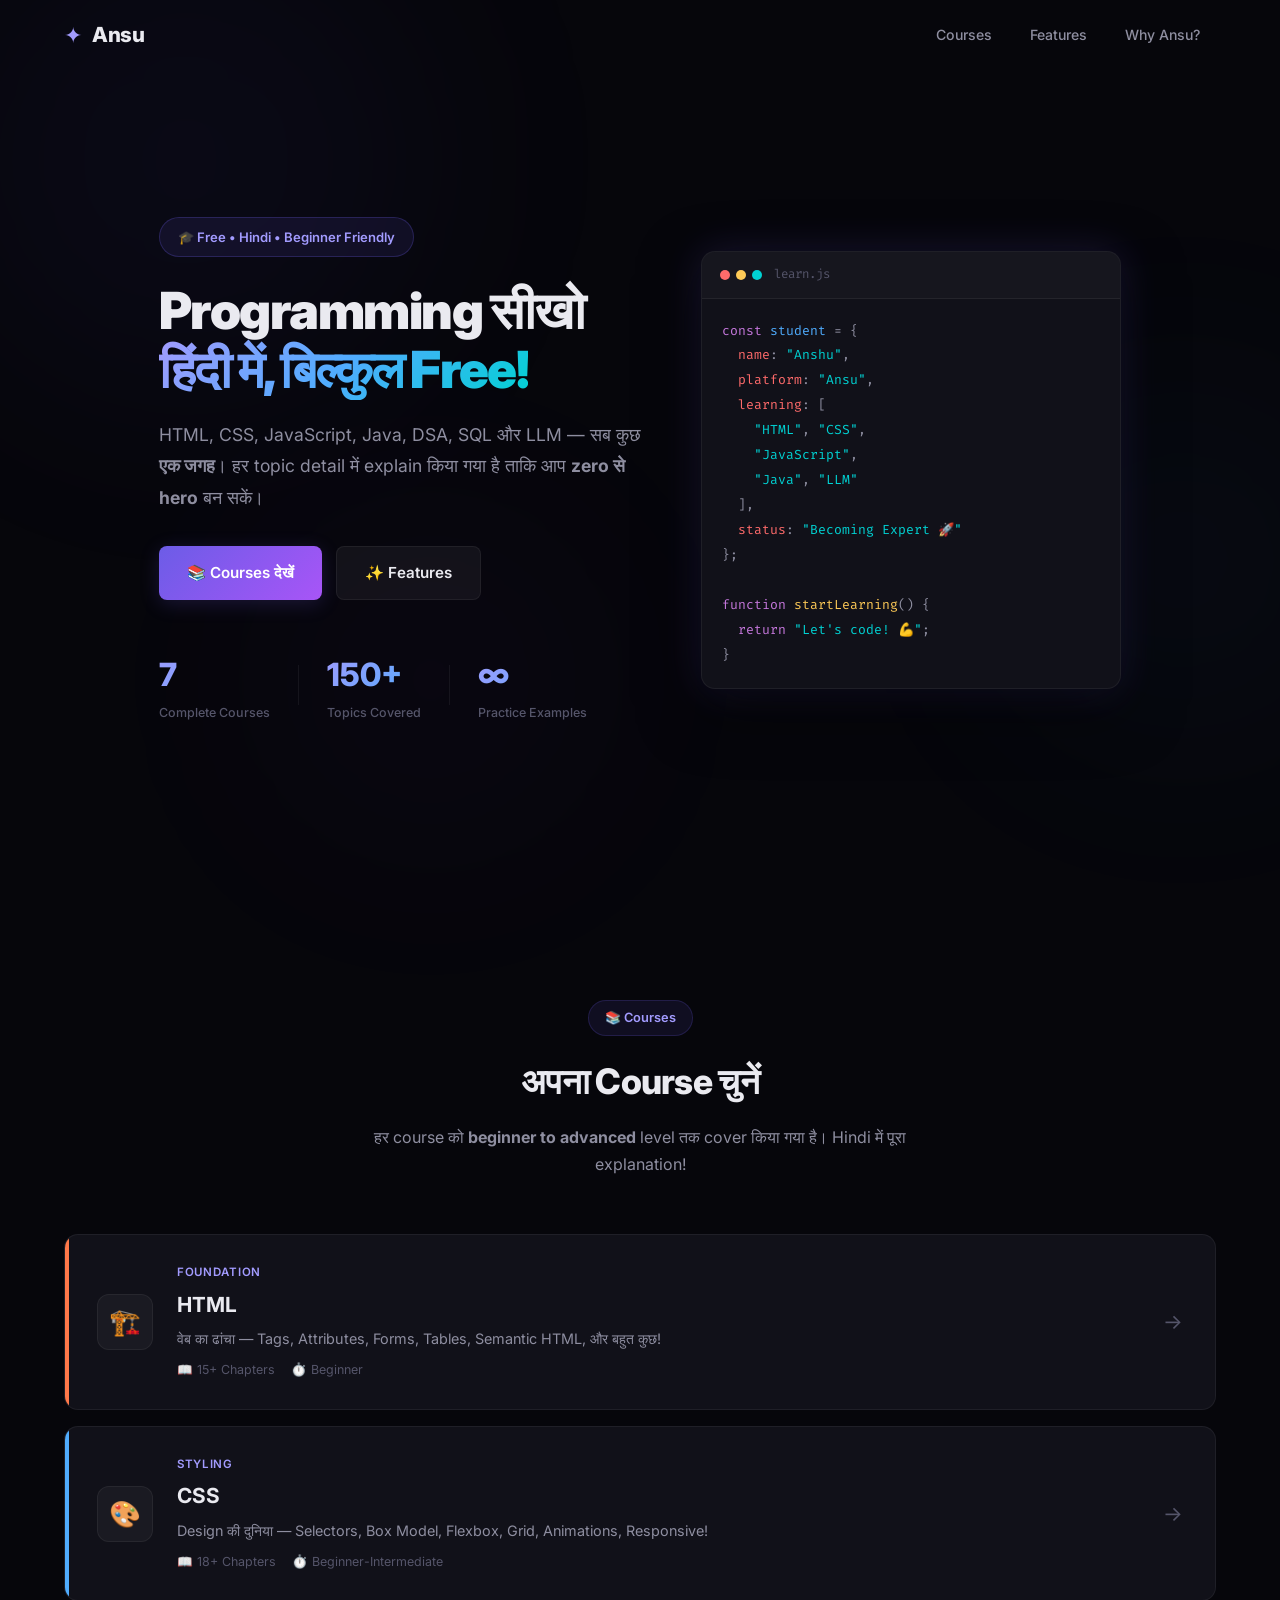
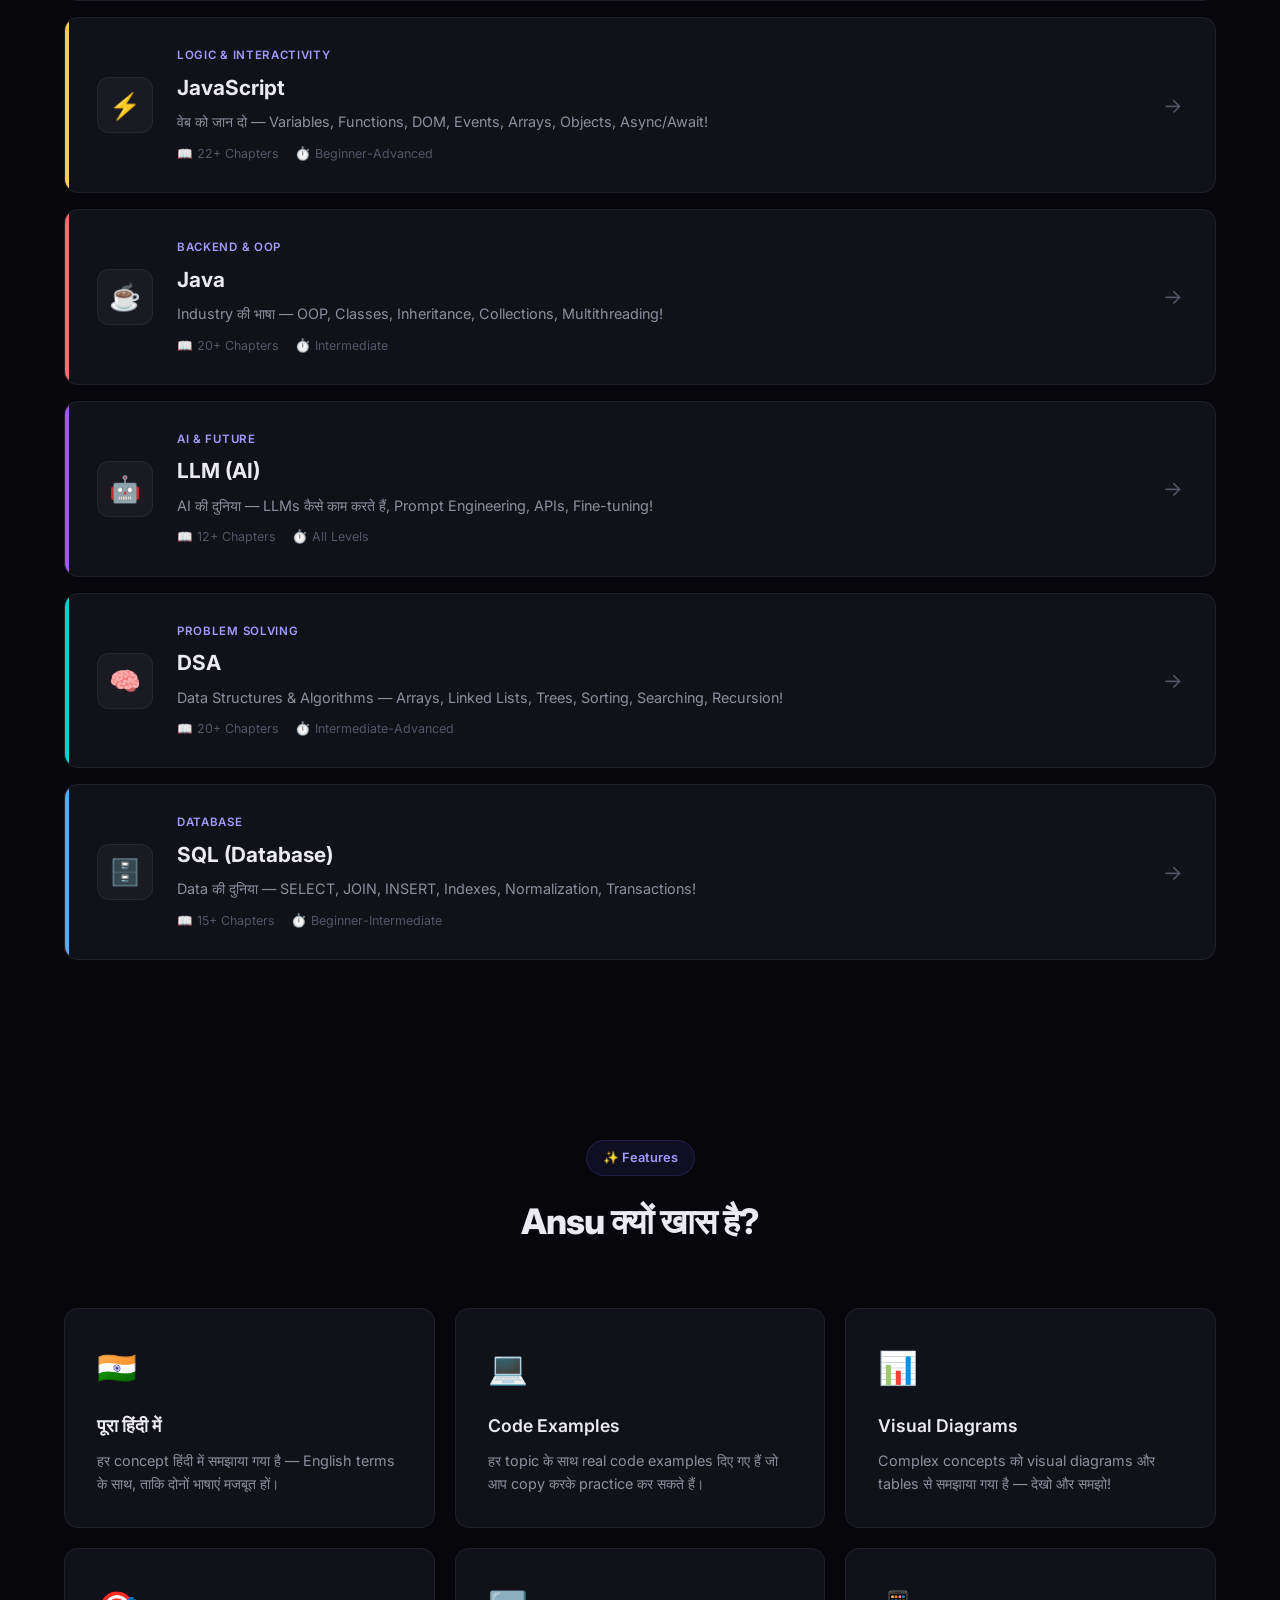
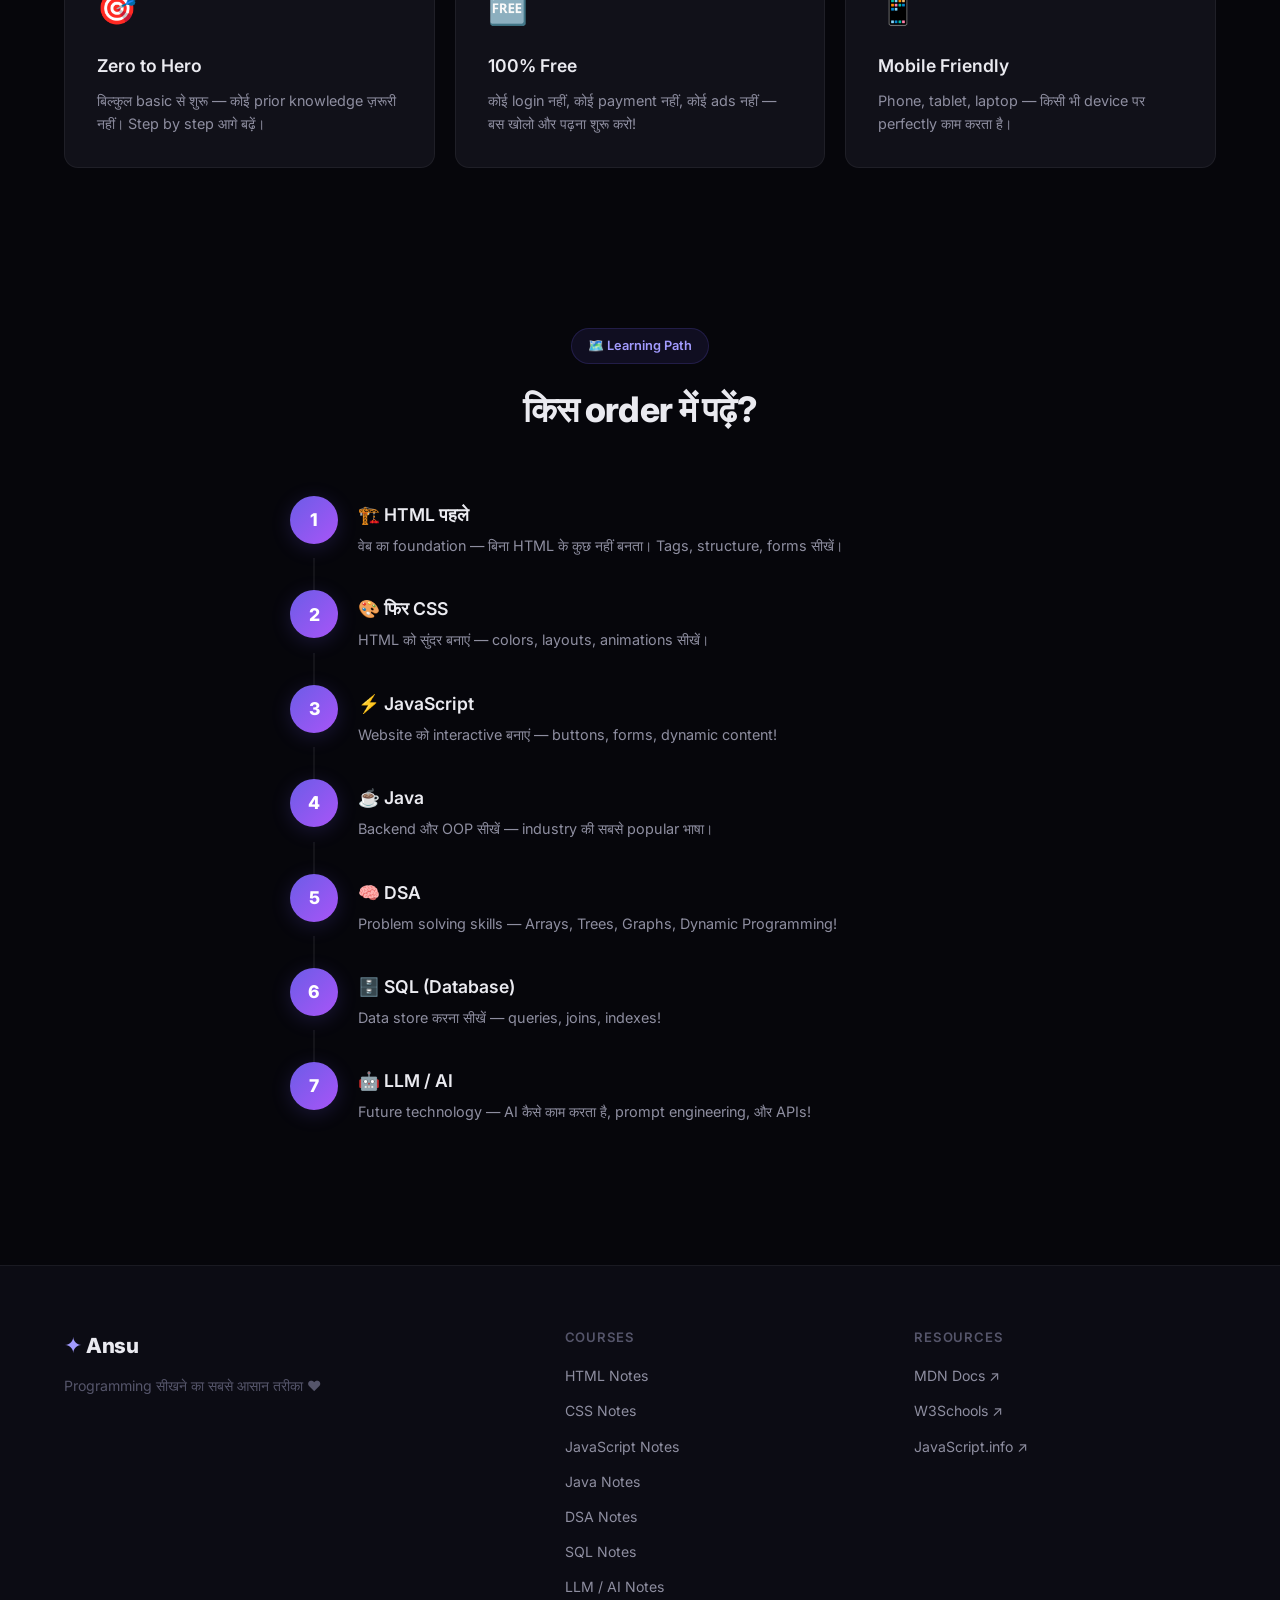
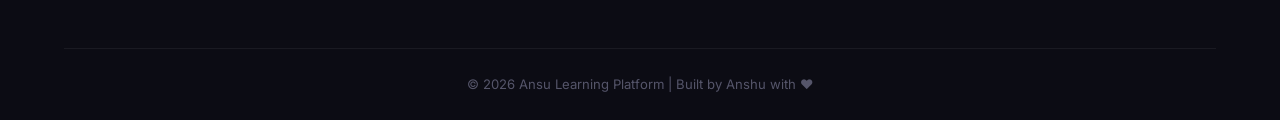
<file: index.html>
<!DOCTYPE html>
<html lang="hi">

<head>
    <meta charset="UTF-8">
    <meta name="viewport" content="width=device-width, initial-scale=1.0">
    <meta name="description"
        content="Ansu — एक Premium Learning Platform जहाँ HTML, CSS, JavaScript, Java और LLM के complete notes हिंदी में उपलब्ध हैं। पढ़ें, सीखें, और expert बनें!">
    <meta name="keywords"
        content="HTML Notes, CSS Notes, JavaScript Tutorial, Java Course, LLM Course, Hindi Programming">
    <title>Ansu — Learn Programming in Hindi 🚀</title>
    <link rel="stylesheet" href="style.css">
    <link rel="preconnect" href="https://fonts.googleapis.com">
    <link rel="preconnect" href="https://fonts.gstatic.com" crossorigin>
    <link
        href="https://fonts.googleapis.com/css2?family=Inter:wght@300;400;500;600;700;800;900&family=Fira+Code:wght@400;500&display=swap"
        rel="stylesheet">
</head>

<body>

    <div class="bg-effects">
        <div class="glow glow-1"></div>
        <div class="glow glow-2"></div>
        <div class="glow glow-3"></div>
    </div>

    <header id="site-header">
        <div class="container header-inner">
            <a href="index.html" class="logo">
                <span class="logo-icon">✦</span>
                <span class="logo-text">Ansu</span>
            </a>
            <nav id="main-nav">
                <ul>
                    <li><a href="#courses">Courses</a></li>
                    <li><a href="#features">Features</a></li>
                    <li><a href="#why-isha">Why Ansu?</a></li>
                </ul>
            </nav>
            <button class="mobile-btn" id="mobile-btn" aria-label="Menu">
                <span></span><span></span><span></span>
            </button>
        </div>
    </header>

    <main>
        <!-- ===== HERO ===== -->
        <section class="hero">
            <div class="container hero-inner">
                <div class="hero-content">
                    <div class="hero-badge">🎓 Free • Hindi • Beginner Friendly</div>
                    <h1>Programming सीखो<br><span class="gradient-text">हिंदी में, बिल्कुल Free!</span></h1>
                    <p class="hero-desc">HTML, CSS, JavaScript, Java, DSA, SQL और LLM — सब कुछ <strong>एक जगह</strong>।
                        हर topic detail में explain किया गया है ताकि आप <strong>zero से hero</strong> बन सकें।</p>
                    <div class="hero-actions">
                        <a href="#courses" class="btn btn-primary">📚 Courses देखें</a>
                        <a href="#features" class="btn btn-ghost">✨ Features</a>
                    </div>
                    <div class="hero-stats">
                        <div class="stat-item">
                            <span class="stat-num">7</span>
                            <span class="stat-label">Complete Courses</span>
                        </div>
                        <div class="stat-divider"></div>
                        <div class="stat-item">
                            <span class="stat-num">150+</span>
                            <span class="stat-label">Topics Covered</span>
                        </div>
                        <div class="stat-divider"></div>
                        <div class="stat-item">
                            <span class="stat-num">∞</span>
                            <span class="stat-label">Practice Examples</span>
                        </div>
                    </div>
                </div>
                <div class="hero-visual">
                    <div class="code-window">
                        <div class="code-titlebar">
                            <div class="dots"><span></span><span></span><span></span></div>
                            <span class="code-filename">learn.js</span>
                        </div>
                        <pre class="code-body"><code><span class="c-keyword">const</span> <span class="c-var">student</span> = {
  <span class="c-prop">name</span>: <span class="c-str">"Anshu"</span>,
  <span class="c-prop">platform</span>: <span class="c-str">"Ansu"</span>,
  <span class="c-prop">learning</span>: [
    <span class="c-str">"HTML"</span>, <span class="c-str">"CSS"</span>,
    <span class="c-str">"JavaScript"</span>,
    <span class="c-str">"Java"</span>, <span class="c-str">"LLM"</span>
  ],
  <span class="c-prop">status</span>: <span class="c-str">"Becoming Expert 🚀"</span>
};

<span class="c-keyword">function</span> <span class="c-func">startLearning</span>() {
  <span class="c-keyword">return</span> <span class="c-str">"Let's code! 💪"</span>;
}</code></pre>
                    </div>
                </div>
            </div>
        </section>

        <!-- ===== COURSES ===== -->
        <section id="courses" class="courses-section">
            <div class="container">
                <div class="section-header">
                    <span class="section-tag">📚 Courses</span>
                    <h2>अपना Course चुनें</h2>
                    <p>हर course को <strong>beginner to advanced</strong> level तक cover किया गया है। Hindi में पूरा
                        explanation!</p>
                </div>

                <div class="courses-grid">

                    <!-- HTML Course -->
                    <a href="html-notes.html" class="course-card" data-color="orange">
                        <div class="course-icon-wrap">
                            <div class="course-icon">🏗️</div>
                        </div>
                        <div class="course-content">
                            <div class="course-tag">Foundation</div>
                            <h3>HTML</h3>
                            <p>वेब का ढांचा — Tags, Attributes, Forms, Tables, Semantic HTML, और बहुत कुछ!</p>
                            <div class="course-meta">
                                <span>📖 15+ Chapters</span>
                                <span>⏱️ Beginner</span>
                            </div>
                        </div>
                        <div class="course-arrow">→</div>
                    </a>

                    <!-- CSS Course -->
                    <a href="css-notes.html" class="course-card" data-color="blue">
                        <div class="course-icon-wrap">
                            <div class="course-icon">🎨</div>
                        </div>
                        <div class="course-content">
                            <div class="course-tag">Styling</div>
                            <h3>CSS</h3>
                            <p>Design की दुनिया — Selectors, Box Model, Flexbox, Grid, Animations, Responsive!</p>
                            <div class="course-meta">
                                <span>📖 18+ Chapters</span>
                                <span>⏱️ Beginner-Intermediate</span>
                            </div>
                        </div>
                        <div class="course-arrow">→</div>
                    </a>

                    <!-- JavaScript Course -->
                    <a href="js-notes.html" class="course-card" data-color="yellow">
                        <div class="course-icon-wrap">
                            <div class="course-icon">⚡</div>
                        </div>
                        <div class="course-content">
                            <div class="course-tag">Logic & Interactivity</div>
                            <h3>JavaScript</h3>
                            <p>वेब को जान दो — Variables, Functions, DOM, Events, Arrays, Objects, Async/Await!</p>
                            <div class="course-meta">
                                <span>📖 22+ Chapters</span>
                                <span>⏱️ Beginner-Advanced</span>
                            </div>
                        </div>
                        <div class="course-arrow">→</div>
                    </a>

                    <!-- Java Course -->
                    <a href="java-notes.html" class="course-card" data-color="red">
                        <div class="course-icon-wrap">
                            <div class="course-icon">☕</div>
                        </div>
                        <div class="course-content">
                            <div class="course-tag">Backend & OOP</div>
                            <h3>Java</h3>
                            <p>Industry की भाषा — OOP, Classes, Inheritance, Collections, Multithreading!</p>
                            <div class="course-meta">
                                <span>📖 20+ Chapters</span>
                                <span>⏱️ Intermediate</span>
                            </div>
                        </div>
                        <div class="course-arrow">→</div>
                    </a>

                    <!-- LLM Course -->
                    <a href="llm-notes.html" class="course-card" data-color="purple">
                        <div class="course-icon-wrap">
                            <div class="course-icon">🤖</div>
                        </div>
                        <div class="course-content">
                            <div class="course-tag">AI & Future</div>
                            <h3>LLM (AI)</h3>
                            <p>AI की दुनिया — LLMs कैसे काम करते हैं, Prompt Engineering, APIs, Fine-tuning!</p>
                            <div class="course-meta">
                                <span>📖 12+ Chapters</span>
                                <span>⏱️ All Levels</span>
                            </div>
                        </div>
                        <div class="course-arrow">→</div>
                    </a>

                    <!-- DSA Course -->
                    <a href="dsa-notes.html" class="course-card" data-color="green">
                        <div class="course-icon-wrap">
                            <div class="course-icon">🧠</div>
                        </div>
                        <div class="course-content">
                            <div class="course-tag">Problem Solving</div>
                            <h3>DSA</h3>
                            <p>Data Structures & Algorithms — Arrays, Linked Lists, Trees, Sorting, Searching,
                                Recursion!</p>
                            <div class="course-meta">
                                <span>📖 20+ Chapters</span>
                                <span>⏱️ Intermediate-Advanced</span>
                            </div>
                        </div>
                        <div class="course-arrow">→</div>
                    </a>

                    <!-- SQL Course -->
                    <a href="sql-notes.html" class="course-card" data-color="cyan">
                        <div class="course-icon-wrap">
                            <div class="course-icon">🗄️</div>
                        </div>
                        <div class="course-content">
                            <div class="course-tag">Database</div>
                            <h3>SQL (Database)</h3>
                            <p>Data की दुनिया — SELECT, JOIN, INSERT, Indexes, Normalization, Transactions!</p>
                            <div class="course-meta">
                                <span>📖 15+ Chapters</span>
                                <span>⏱️ Beginner-Intermediate</span>
                            </div>
                        </div>
                        <div class="course-arrow">→</div>
                    </a>

                </div>
            </div>
        </section>

        <!-- ===== FEATURES ===== -->
        <section id="features" class="features-section">
            <div class="container">
                <div class="section-header">
                    <span class="section-tag">✨ Features</span>
                    <h2>Ansu क्यों खास है?</h2>
                </div>
                <div class="features-grid">
                    <div class="feature-card">
                        <div class="feature-icon">🇮🇳</div>
                        <h3>पूरा हिंदी में</h3>
                        <p>हर concept हिंदी में समझाया गया है — English terms के साथ, ताकि दोनों भाषाएं मजबूत हों।</p>
                    </div>
                    <div class="feature-card">
                        <div class="feature-icon">💻</div>
                        <h3>Code Examples</h3>
                        <p>हर topic के साथ real code examples दिए गए हैं जो आप copy करके practice कर सकते हैं।</p>
                    </div>
                    <div class="feature-card">
                        <div class="feature-icon">📊</div>
                        <h3>Visual Diagrams</h3>
                        <p>Complex concepts को visual diagrams और tables से समझाया गया है — देखो और समझो!</p>
                    </div>
                    <div class="feature-card">
                        <div class="feature-icon">🎯</div>
                        <h3>Zero to Hero</h3>
                        <p>बिल्कुल basic से शुरू — कोई prior knowledge ज़रूरी नहीं। Step by step आगे बढ़ें।</p>
                    </div>
                    <div class="feature-card">
                        <div class="feature-icon">🆓</div>
                        <h3>100% Free</h3>
                        <p>कोई login नहीं, कोई payment नहीं, कोई ads नहीं — बस खोलो और पढ़ना शुरू करो!</p>
                    </div>
                    <div class="feature-card">
                        <div class="feature-icon">📱</div>
                        <h3>Mobile Friendly</h3>
                        <p>Phone, tablet, laptop — किसी भी device पर perfectly काम करता है।</p>
                    </div>
                </div>
            </div>
        </section>

        <!-- ===== LEARNING PATH ===== -->
        <section id="why-isha" class="path-section">
            <div class="container">
                <div class="section-header">
                    <span class="section-tag">🗺️ Learning Path</span>
                    <h2>किस order में पढ़ें?</h2>
                </div>
                <div class="path-timeline">
                    <div class="path-step">
                        <div class="step-number">1</div>
                        <div class="step-content">
                            <h3>🏗️ HTML पहले</h3>
                            <p>वेब का foundation — बिना HTML के कुछ नहीं बनता। Tags, structure, forms सीखें।</p>
                        </div>
                    </div>
                    <div class="path-connector"></div>
                    <div class="path-step">
                        <div class="step-number">2</div>
                        <div class="step-content">
                            <h3>🎨 फिर CSS</h3>
                            <p>HTML को सुंदर बनाएं — colors, layouts, animations सीखें।</p>
                        </div>
                    </div>
                    <div class="path-connector"></div>
                    <div class="path-step">
                        <div class="step-number">3</div>
                        <div class="step-content">
                            <h3>⚡ JavaScript</h3>
                            <p>Website को interactive बनाएं — buttons, forms, dynamic content!</p>
                        </div>
                    </div>
                    <div class="path-connector"></div>
                    <div class="path-step">
                        <div class="step-number">4</div>
                        <div class="step-content">
                            <h3>☕ Java</h3>
                            <p>Backend और OOP सीखें — industry की सबसे popular भाषा।</p>
                        </div>
                    </div>
                    <div class="path-connector"></div>
                    <div class="path-step">
                        <div class="step-number">5</div>
                        <div class="step-content">
                            <h3>🧠 DSA</h3>
                            <p>Problem solving skills — Arrays, Trees, Graphs, Dynamic Programming!</p>
                        </div>
                    </div>
                    <div class="path-connector"></div>
                    <div class="path-step">
                        <div class="step-number">6</div>
                        <div class="step-content">
                            <h3>🗄️ SQL (Database)</h3>
                            <p>Data store करना सीखें — queries, joins, indexes!</p>
                        </div>
                    </div>
                    <div class="path-connector"></div>
                    <div class="path-step">
                        <div class="step-number">7</div>
                        <div class="step-content">
                            <h3>🤖 LLM / AI</h3>
                            <p>Future technology — AI कैसे काम करता है, prompt engineering, और APIs!</p>
                        </div>
                    </div>
                </div>
            </div>
        </section>

    </main>

    <footer>
        <div class="container footer-inner">
            <div class="footer-brand">
                <span class="logo-icon">✦</span>
                <span class="logo-text">Ansu</span>
                <p>Programming सीखने का सबसे आसान तरीका ❤️</p>
            </div>
            <div class="footer-links">
                <h4>Courses</h4>
                <ul>
                    <li><a href="html-notes.html">HTML Notes</a></li>
                    <li><a href="css-notes.html">CSS Notes</a></li>
                    <li><a href="js-notes.html">JavaScript Notes</a></li>
                    <li><a href="java-notes.html">Java Notes</a></li>
                    <li><a href="dsa-notes.html">DSA Notes</a></li>
                    <li><a href="sql-notes.html">SQL Notes</a></li>
                    <li><a href="llm-notes.html">LLM / AI Notes</a></li>
                </ul>
            </div>
            <div class="footer-links">
                <h4>Resources</h4>
                <ul>
                    <li><a href="https://developer.mozilla.org" target="_blank">MDN Docs ↗</a></li>
                    <li><a href="https://www.w3schools.com" target="_blank">W3Schools ↗</a></li>
                    <li><a href="https://javascript.info" target="_blank">JavaScript.info ↗</a></li>
                </ul>
            </div>
            <div class="footer-bottom">
                <p>© 2026 Ansu Learning Platform | Built by Anshu with ❤️</p>
            </div>
        </div>
    </footer>

    <script>
        // Smooth scroll
        document.querySelectorAll('a[href^="#"]').forEach(a => {
            a.addEventListener('click', e => {
                e.preventDefault();
                document.querySelector(a.getAttribute('href'))?.scrollIntoView({ behavior: 'smooth' });
            });
        });

        // Header scroll effect
        const header = document.getElementById('site-header');
        window.addEventListener('scroll', () => header.classList.toggle('scrolled', scrollY > 60));

        // Mobile menu
        const mBtn = document.getElementById('mobile-btn');
        const nav = document.getElementById('main-nav');
        mBtn.addEventListener('click', () => {
            mBtn.classList.toggle('active');
            nav.classList.toggle('active');
        });

        // Scroll reveal
        const io = new IntersectionObserver(es => {
            es.forEach(e => { if (e.isIntersecting) { e.target.classList.add('visible'); } });
        }, { threshold: 0.08, rootMargin: '0px 0px -40px 0px' });
        document.querySelectorAll('.course-card, .feature-card, .path-step, .intro-card').forEach(el => io.observe(el));

        // Typewriter effect for hero badge
        const badge = document.querySelector('.hero-badge');
        if (badge) badge.classList.add('visible');
    </script>

</body>

</html>
</file>
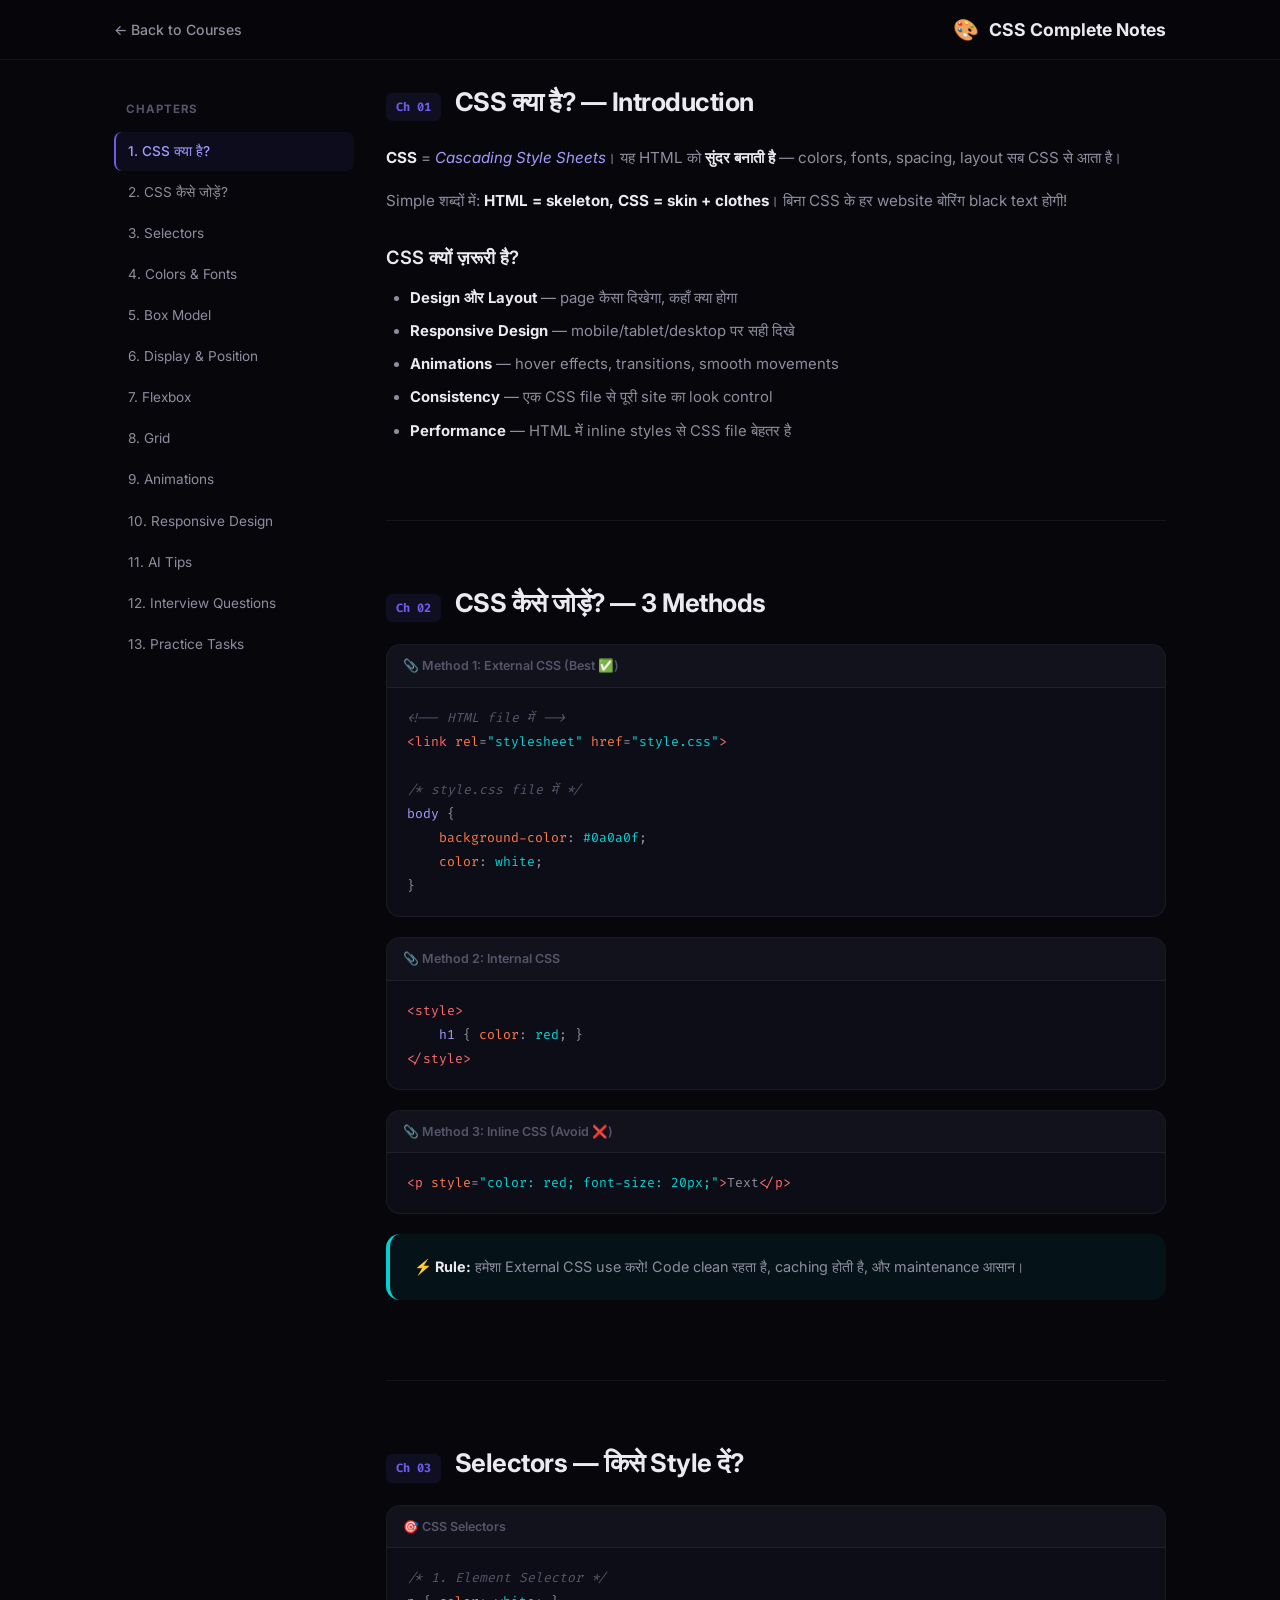
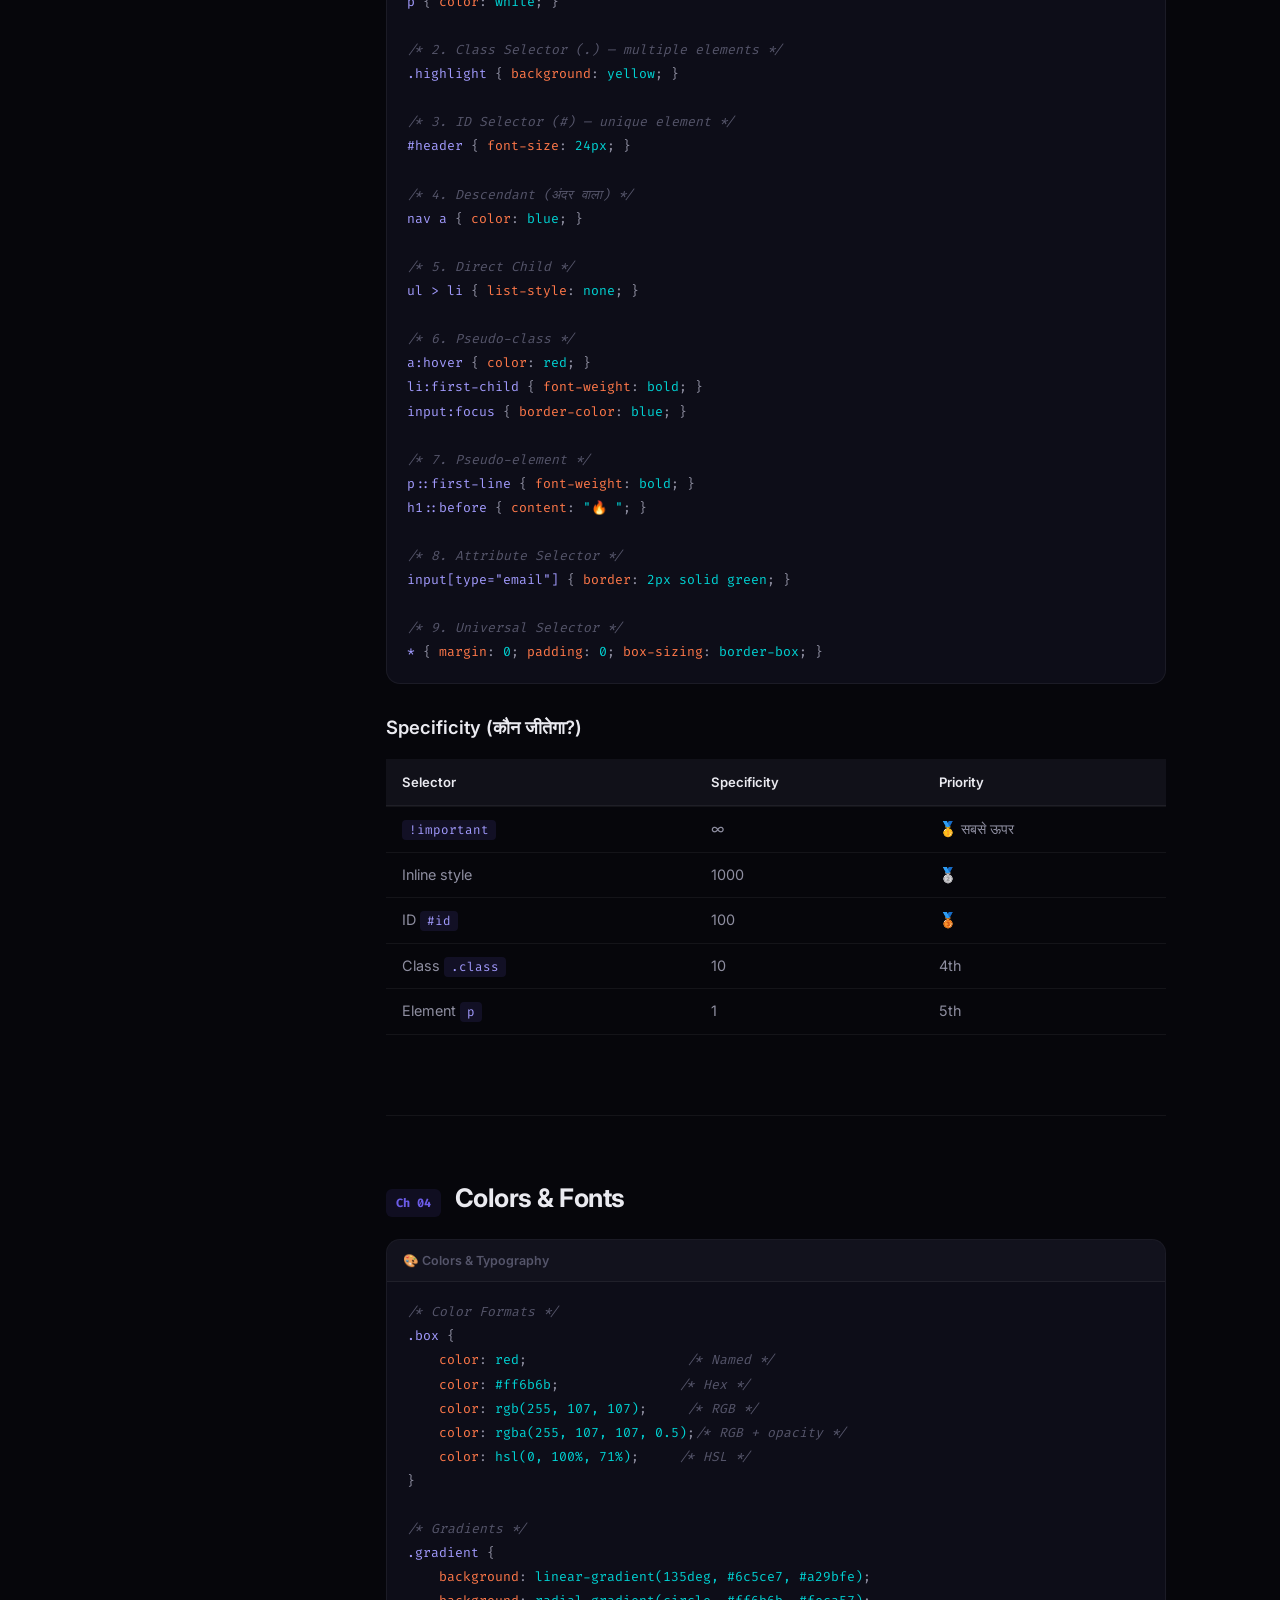
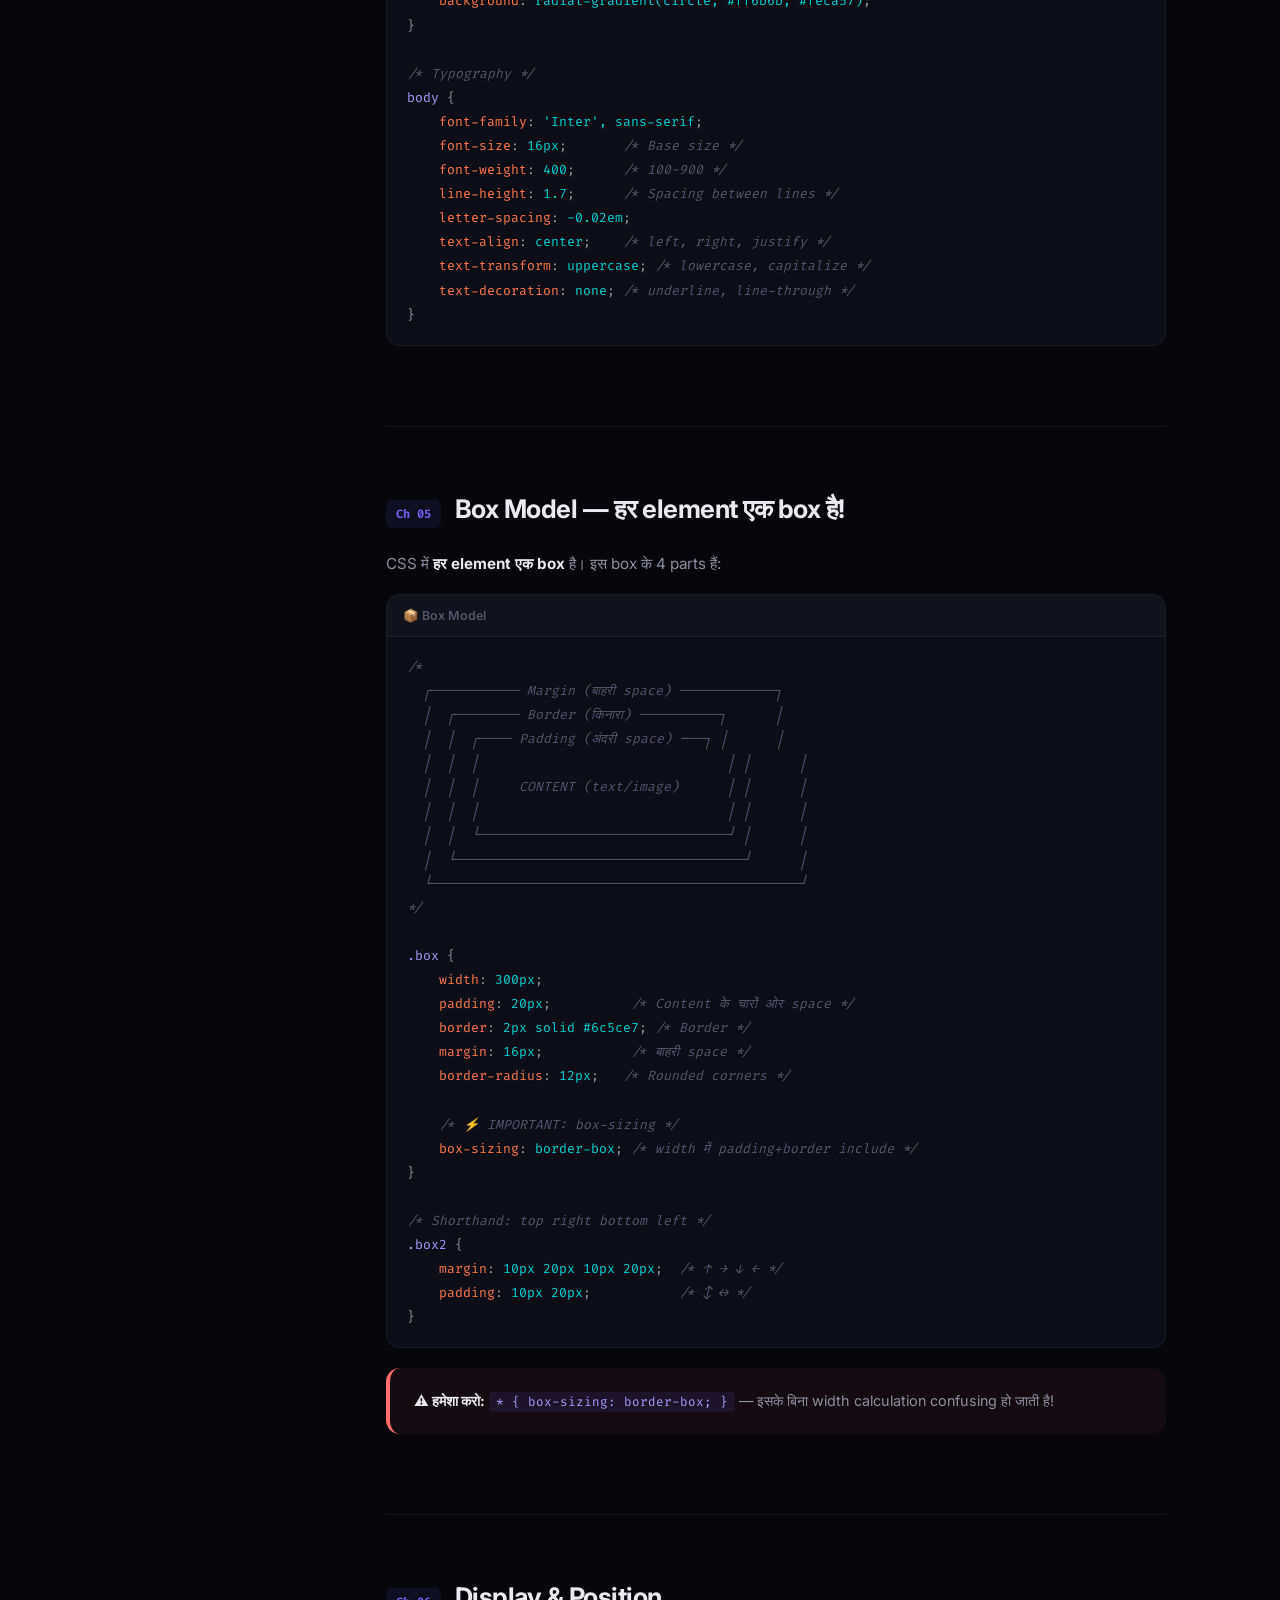
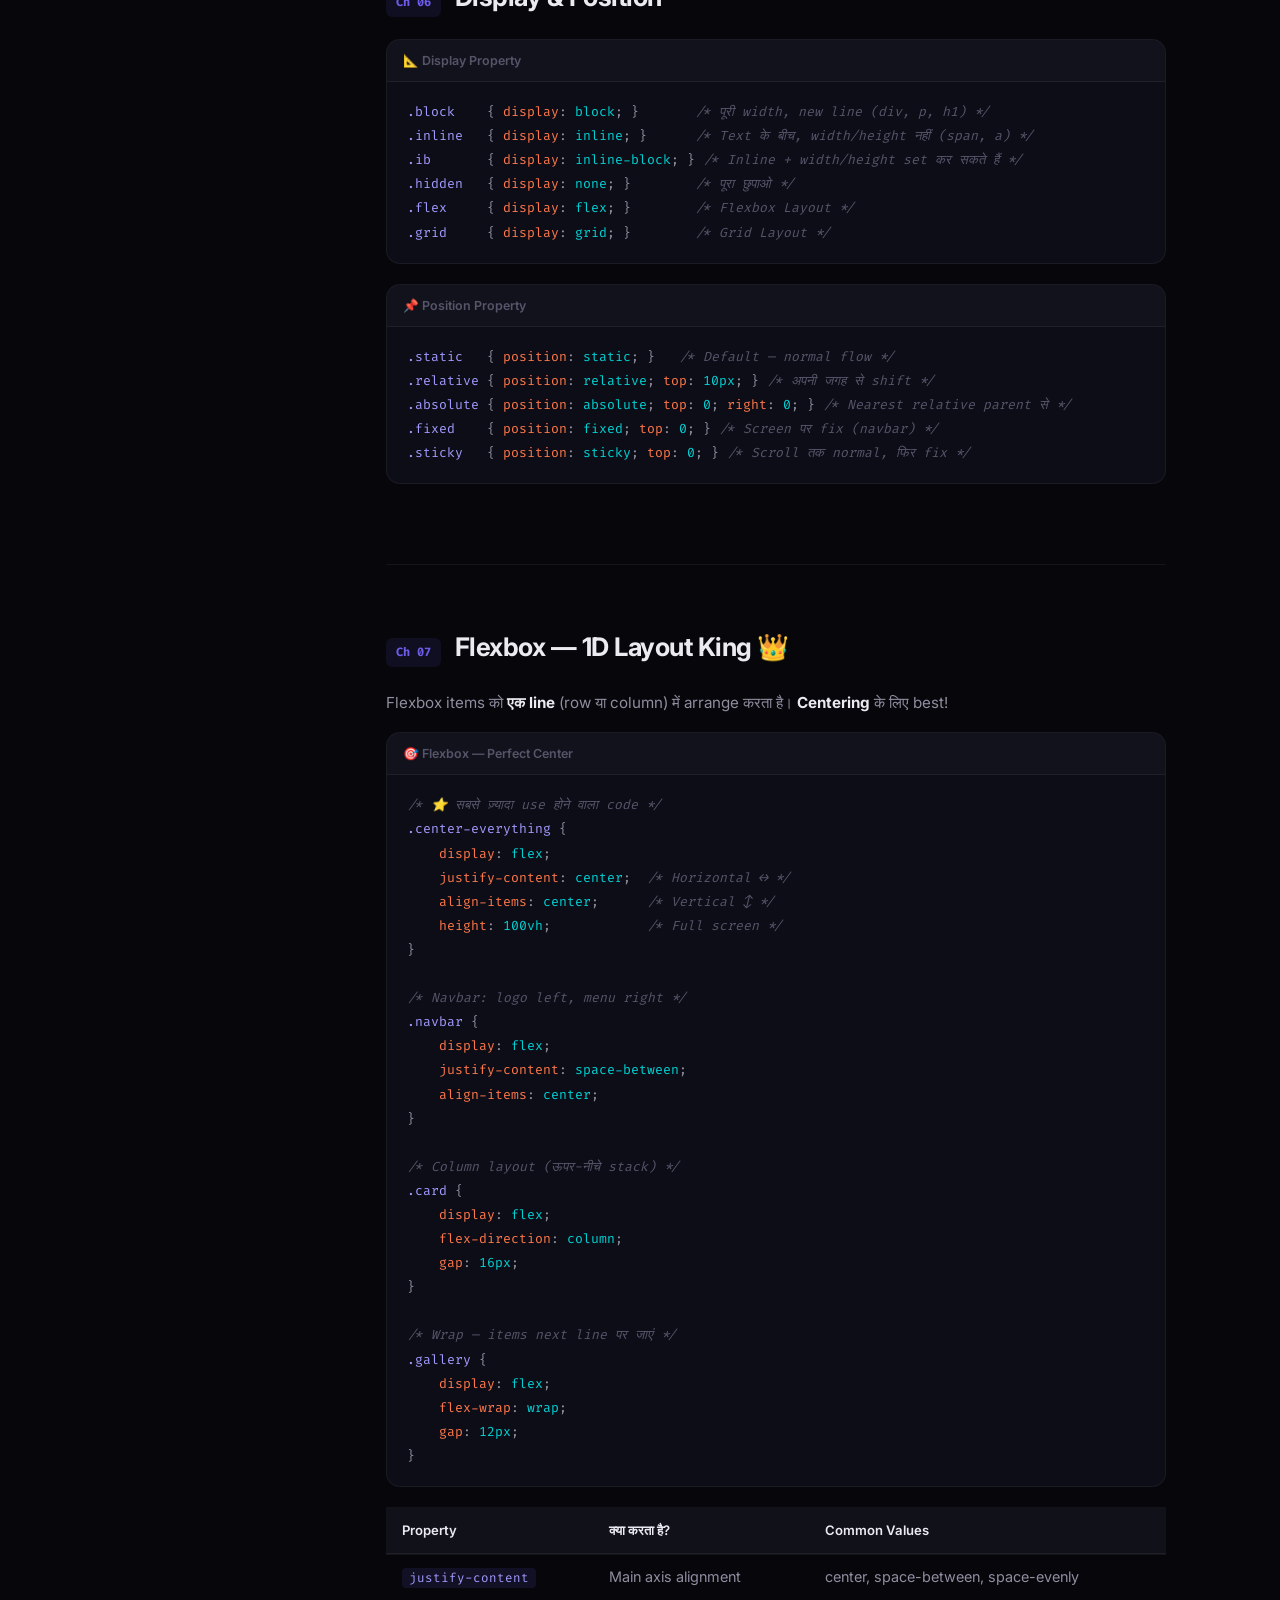
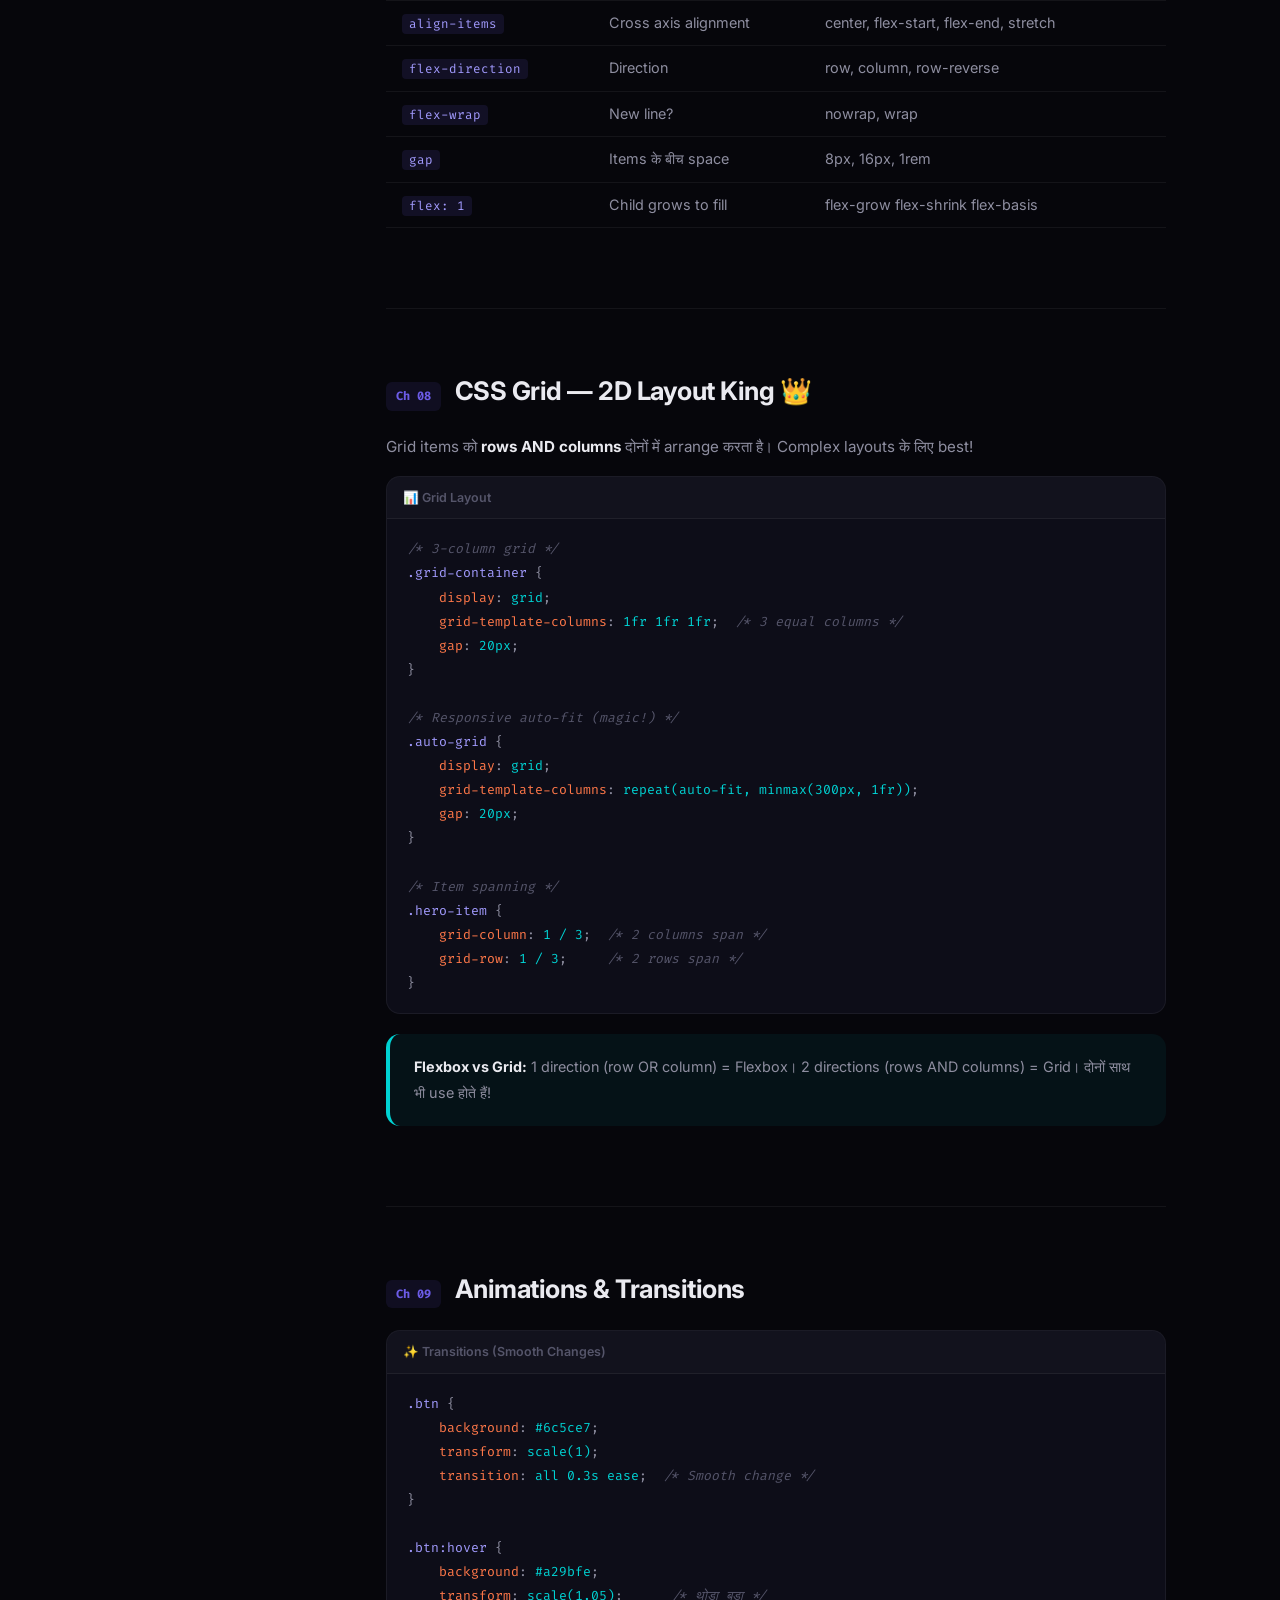
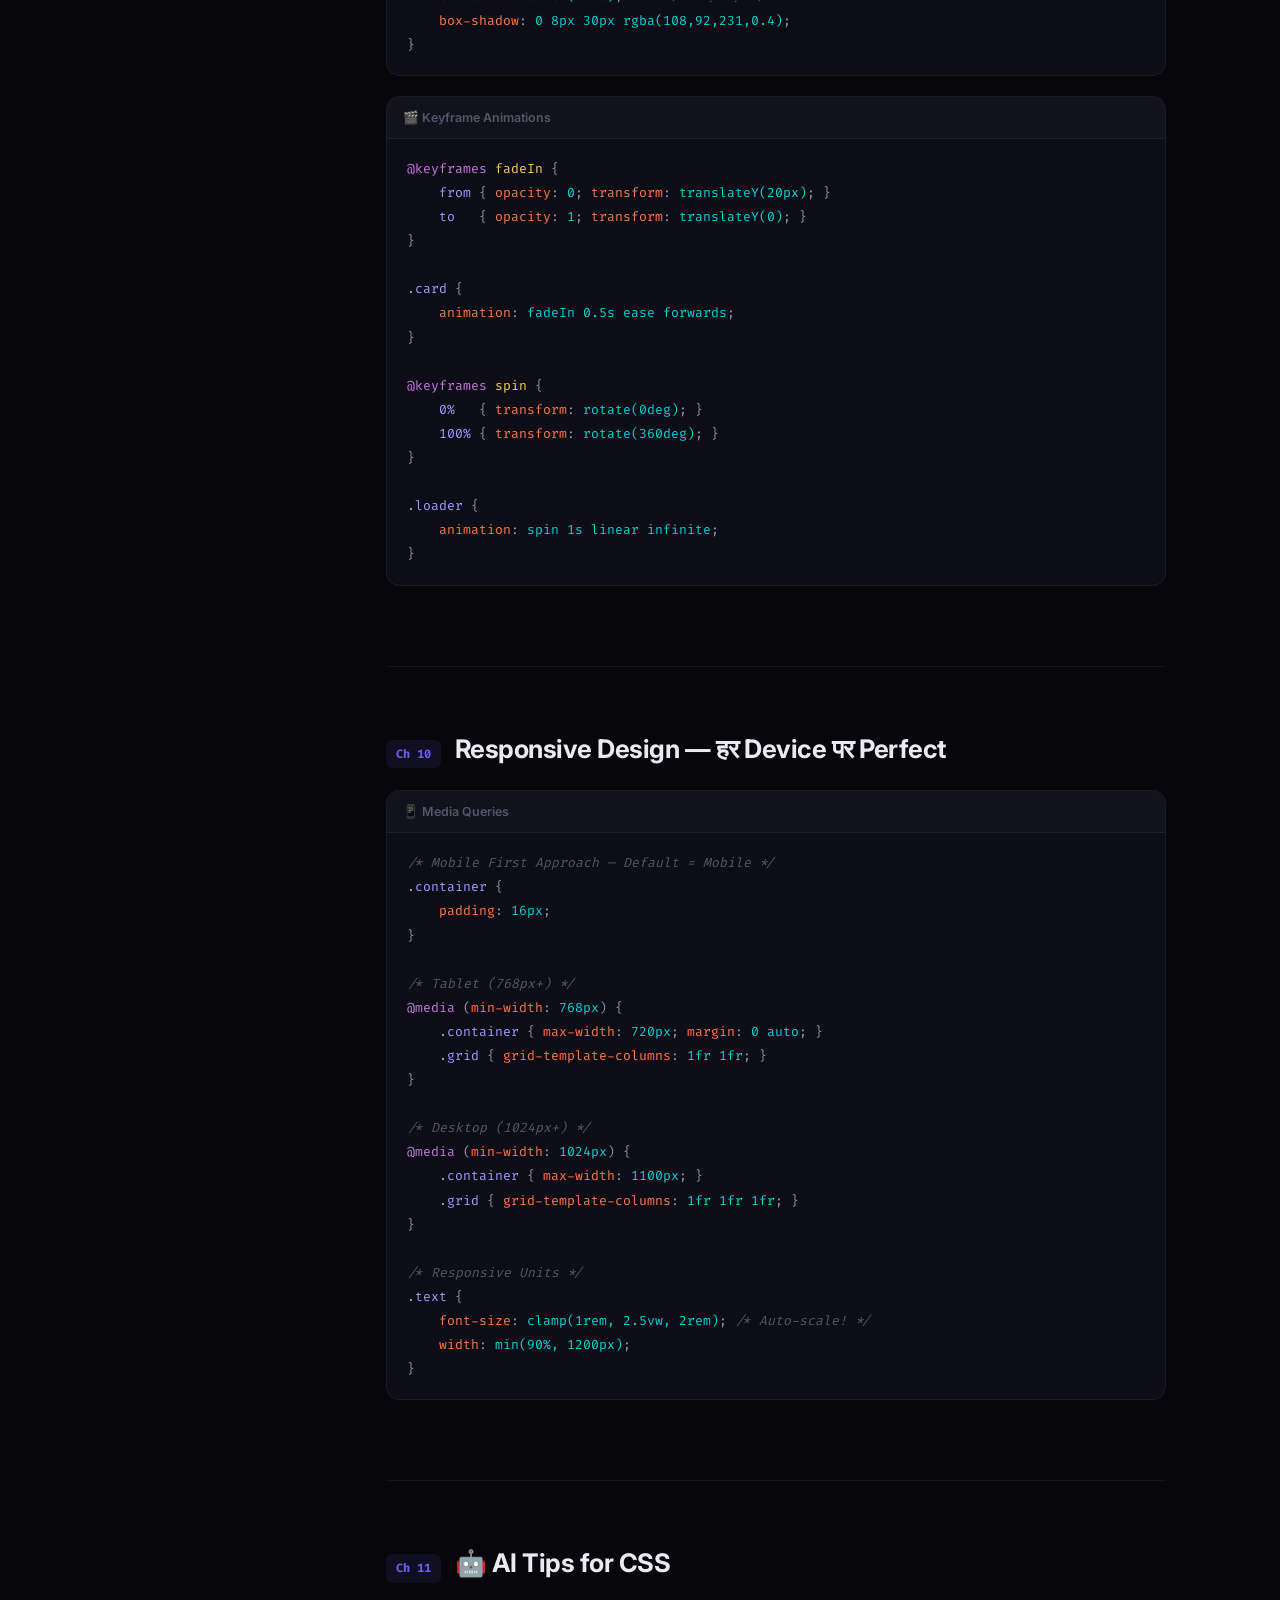
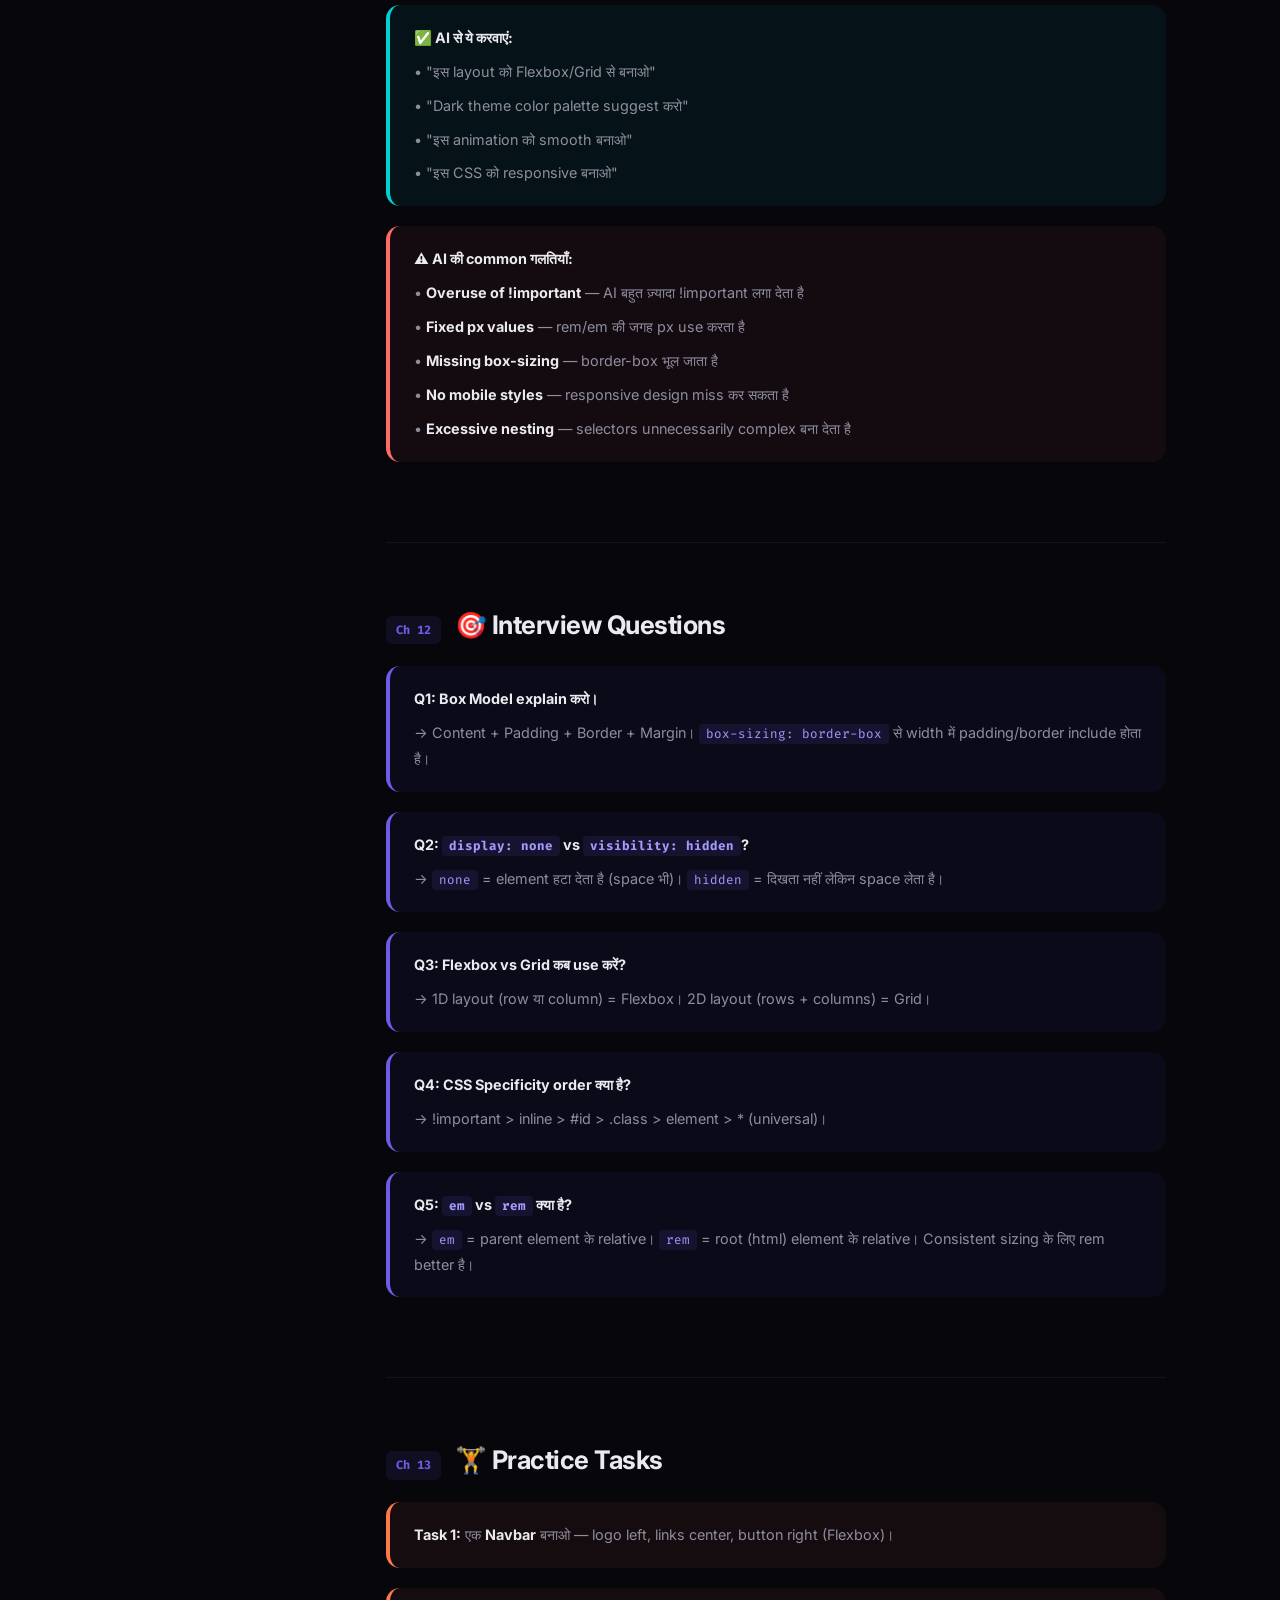
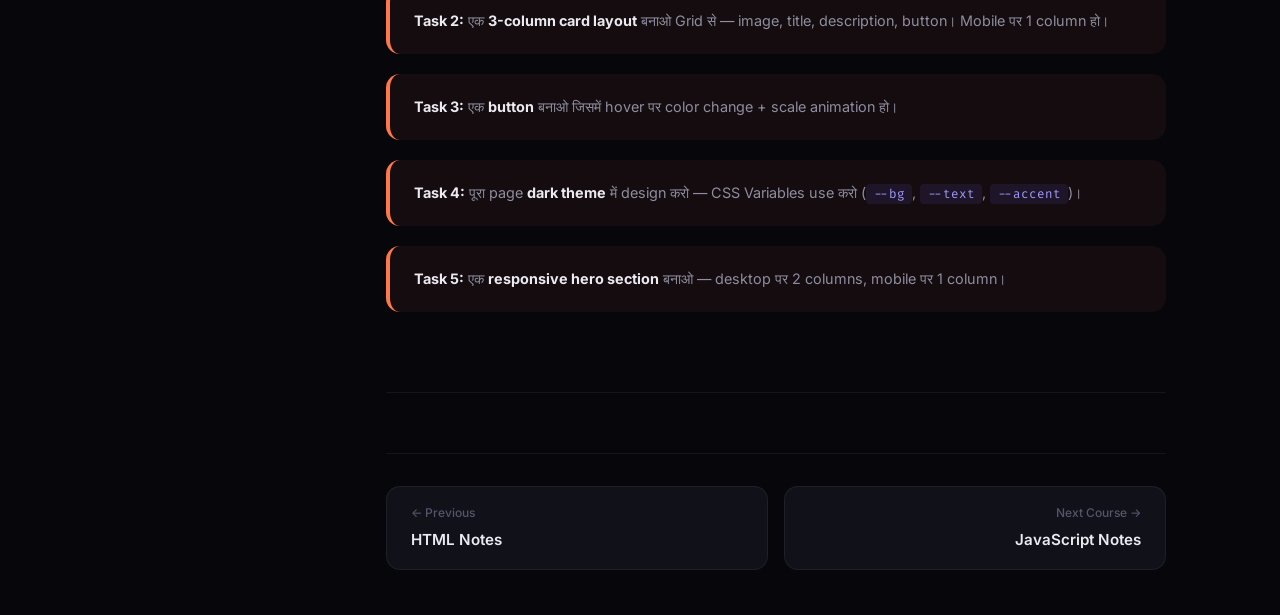
<file: css-notes.html>
<!DOCTYPE html>
<html lang="hi">

<head>
    <meta charset="UTF-8">
    <meta name="viewport" content="width=device-width, initial-scale=1.0">
    <meta name="description"
        content="CSS Complete Notes in Hindi — Selectors, Box Model, Flexbox, Grid, Animations, Responsive Design सब detail में!">
    <title>CSS Notes — Ansu Learning</title>
    <link rel="stylesheet" href="course.css">
    <link rel="preconnect" href="https://fonts.googleapis.com">
    <link rel="preconnect" href="https://fonts.gstatic.com" crossorigin>
    <link
        href="https://fonts.googleapis.com/css2?family=Inter:wght@300;400;500;600;700;800&family=Fira+Code:wght@400;500&display=swap"
        rel="stylesheet">
</head>

<body>
    <header class="course-header">
        <div class="header-inner"><a href="index.html" class="back-link">← Back to Courses</a>
            <div class="course-title-bar"><span class="icon">🎨</span>
                <h1>CSS Complete Notes</h1>
            </div>
        </div>
    </header>

    <div class="page-layout">
        <aside class="sidebar">
            <h3>Chapters</h3>
            <ul>
                <li><a href="#ch1">1. CSS क्या है?</a></li>
                <li><a href="#ch2">2. CSS कैसे जोड़ें?</a></li>
                <li><a href="#ch3">3. Selectors</a></li>
                <li><a href="#ch4">4. Colors & Fonts</a></li>
                <li><a href="#ch5">5. Box Model</a></li>
                <li><a href="#ch6">6. Display & Position</a></li>
                <li><a href="#ch7">7. Flexbox</a></li>
                <li><a href="#ch8">8. Grid</a></li>
                <li><a href="#ch9">9. Animations</a></li>
                <li><a href="#ch10">10. Responsive Design</a></li>
                <li><a href="#ch11">11. AI Tips</a></li>
                <li><a href="#ch12">12. Interview Questions</a></li>
                <li><a href="#ch13">13. Practice Tasks</a></li>
            </ul>
        </aside>

        <div class="course-content">

            <div class="chapter" id="ch1">
                <div class="chapter-header"><span class="ch-num">Ch 01</span>
                    <h2>CSS क्या है? — Introduction</h2>
                </div>
                <p><strong>CSS</strong> = <em>Cascading Style Sheets</em>। यह HTML को <strong>सुंदर बनाती है</strong> —
                    colors, fonts, spacing, layout सब CSS से आता है।</p>
                <p>Simple शब्दों में: <strong>HTML = skeleton, CSS = skin + clothes</strong>। बिना CSS के हर website
                    बोरिंग black text होगी!</p>
                <h3>CSS क्यों ज़रूरी है?</h3>
                <ul>
                    <li><strong>Design और Layout</strong> — page कैसा दिखेगा, कहाँ क्या होगा</li>
                    <li><strong>Responsive Design</strong> — mobile/tablet/desktop पर सही दिखे</li>
                    <li><strong>Animations</strong> — hover effects, transitions, smooth movements</li>
                    <li><strong>Consistency</strong> — एक CSS file से पूरी site का look control</li>
                    <li><strong>Performance</strong> — HTML में inline styles से CSS file बेहतर है</li>
                </ul>
            </div>

            <div class="chapter" id="ch2">
                <div class="chapter-header"><span class="ch-num">Ch 02</span>
                    <h2>CSS कैसे जोड़ें? — 3 Methods</h2>
                </div>
                <div class="code-block">
                    <div class="code-block-title">📎 Method 1: External CSS (Best ✅)</div>
                    <pre><code><span class="cmt">&lt;!-- HTML file में --&gt;</span>
<span class="tag">&lt;link</span> <span class="attr">rel</span>=<span class="val">"stylesheet"</span> <span class="attr">href</span>=<span class="val">"style.css"</span><span class="tag">&gt;</span>

<span class="cmt">/* style.css file में */</span>
<span class="prop">body</span> {
    <span class="attr">background-color</span>: <span class="val">#0a0a0f</span>;
    <span class="attr">color</span>: <span class="val">white</span>;
}</code></pre>
                </div>

                <div class="code-block">
                    <div class="code-block-title">📎 Method 2: Internal CSS</div>
                    <pre><code><span class="tag">&lt;style&gt;</span>
    <span class="prop">h1</span> { <span class="attr">color</span>: <span class="val">red</span>; }
<span class="tag">&lt;/style&gt;</span></code></pre>
                </div>

                <div class="code-block">
                    <div class="code-block-title">📎 Method 3: Inline CSS (Avoid ❌)</div>
                    <pre><code><span class="tag">&lt;p</span> <span class="attr">style</span>=<span class="val">"color: red; font-size: 20px;"</span><span class="tag">&gt;</span>Text<span class="tag">&lt;/p&gt;</span></code></pre>
                </div>
                <div class="info-box tip">
                    <p><strong>⚡ Rule:</strong> हमेशा External CSS use करो! Code clean रहता है, caching होती है, और
                        maintenance आसान।</p>
                </div>
            </div>

            <div class="chapter" id="ch3">
                <div class="chapter-header"><span class="ch-num">Ch 03</span>
                    <h2>Selectors — किसे Style दें?</h2>
                </div>
                <div class="code-block">
                    <div class="code-block-title">🎯 CSS Selectors</div>
                    <pre><code><span class="cmt">/* 1. Element Selector */</span>
<span class="prop">p</span> { <span class="attr">color</span>: <span class="val">white</span>; }

<span class="cmt">/* 2. Class Selector (.) — multiple elements */</span>
<span class="prop">.highlight</span> { <span class="attr">background</span>: <span class="val">yellow</span>; }

<span class="cmt">/* 3. ID Selector (#) — unique element */</span>
<span class="prop">#header</span> { <span class="attr">font-size</span>: <span class="val">24px</span>; }

<span class="cmt">/* 4. Descendant (अंदर वाला) */</span>
<span class="prop">nav a</span> { <span class="attr">color</span>: <span class="val">blue</span>; }

<span class="cmt">/* 5. Direct Child */</span>
<span class="prop">ul > li</span> { <span class="attr">list-style</span>: <span class="val">none</span>; }

<span class="cmt">/* 6. Pseudo-class */</span>
<span class="prop">a:hover</span> { <span class="attr">color</span>: <span class="val">red</span>; }
<span class="prop">li:first-child</span> { <span class="attr">font-weight</span>: <span class="val">bold</span>; }
<span class="prop">input:focus</span> { <span class="attr">border-color</span>: <span class="val">blue</span>; }

<span class="cmt">/* 7. Pseudo-element */</span>
<span class="prop">p::first-line</span> { <span class="attr">font-weight</span>: <span class="val">bold</span>; }
<span class="prop">h1::before</span> { <span class="attr">content</span>: <span class="val">"🔥 "</span>; }

<span class="cmt">/* 8. Attribute Selector */</span>
<span class="prop">input[type="email"]</span> { <span class="attr">border</span>: <span class="val">2px solid green</span>; }

<span class="cmt">/* 9. Universal Selector */</span>
<span class="prop">*</span> { <span class="attr">margin</span>: <span class="val">0</span>; <span class="attr">padding</span>: <span class="val">0</span>; <span class="attr">box-sizing</span>: <span class="val">border-box</span>; }</code></pre>
                </div>

                <h3>Specificity (कौन जीतेगा?)</h3>
                <table class="notes-table">
                    <tr>
                        <th>Selector</th>
                        <th>Specificity</th>
                        <th>Priority</th>
                    </tr>
                    <tr>
                        <td><code>!important</code></td>
                        <td>∞</td>
                        <td>🥇 सबसे ऊपर</td>
                    </tr>
                    <tr>
                        <td>Inline style</td>
                        <td>1000</td>
                        <td>🥈</td>
                    </tr>
                    <tr>
                        <td>ID <code>#id</code></td>
                        <td>100</td>
                        <td>🥉</td>
                    </tr>
                    <tr>
                        <td>Class <code>.class</code></td>
                        <td>10</td>
                        <td>4th</td>
                    </tr>
                    <tr>
                        <td>Element <code>p</code></td>
                        <td>1</td>
                        <td>5th</td>
                    </tr>
                </table>
            </div>

            <div class="chapter" id="ch4">
                <div class="chapter-header"><span class="ch-num">Ch 04</span>
                    <h2>Colors & Fonts</h2>
                </div>
                <div class="code-block">
                    <div class="code-block-title">🎨 Colors & Typography</div>
                    <pre><code><span class="cmt">/* Color Formats */</span>
<span class="prop">.box</span> {
    <span class="attr">color</span>: <span class="val">red</span>;                    <span class="cmt">/* Named */</span>
    <span class="attr">color</span>: <span class="val">#ff6b6b</span>;               <span class="cmt">/* Hex */</span>
    <span class="attr">color</span>: <span class="val">rgb(255, 107, 107)</span>;     <span class="cmt">/* RGB */</span>
    <span class="attr">color</span>: <span class="val">rgba(255, 107, 107, 0.5)</span>;<span class="cmt">/* RGB + opacity */</span>
    <span class="attr">color</span>: <span class="val">hsl(0, 100%, 71%)</span>;     <span class="cmt">/* HSL */</span>
}

<span class="cmt">/* Gradients */</span>
<span class="prop">.gradient</span> {
    <span class="attr">background</span>: <span class="val">linear-gradient(135deg, #6c5ce7, #a29bfe)</span>;
    <span class="attr">background</span>: <span class="val">radial-gradient(circle, #ff6b6b, #feca57)</span>;
}

<span class="cmt">/* Typography */</span>
<span class="prop">body</span> {
    <span class="attr">font-family</span>: <span class="val">'Inter', sans-serif</span>;
    <span class="attr">font-size</span>: <span class="val">16px</span>;       <span class="cmt">/* Base size */</span>
    <span class="attr">font-weight</span>: <span class="val">400</span>;      <span class="cmt">/* 100-900 */</span>
    <span class="attr">line-height</span>: <span class="val">1.7</span>;      <span class="cmt">/* Spacing between lines */</span>
    <span class="attr">letter-spacing</span>: <span class="val">-0.02em</span>;
    <span class="attr">text-align</span>: <span class="val">center</span>;    <span class="cmt">/* left, right, justify */</span>
    <span class="attr">text-transform</span>: <span class="val">uppercase</span>; <span class="cmt">/* lowercase, capitalize */</span>
    <span class="attr">text-decoration</span>: <span class="val">none</span>; <span class="cmt">/* underline, line-through */</span>
}</code></pre>
                </div>
            </div>

            <div class="chapter" id="ch5">
                <div class="chapter-header"><span class="ch-num">Ch 05</span>
                    <h2>Box Model — हर element एक box है!</h2>
                </div>
                <p>CSS में <strong>हर element एक box</strong> है। इस box के 4 parts हैं:</p>
                <div class="code-block">
                    <div class="code-block-title">📦 Box Model</div>
                    <pre><code><span class="cmt">/*
  ┌─────────── Margin (बाहरी space) ────────────┐
  │  ┌──────── Border (किनारा) ──────────┐      │
  │  │  ┌──── Padding (अंदरी space) ───┐ │      │
  │  │  │                               │ │      │
  │  │  │     CONTENT (text/image)      │ │      │
  │  │  │                               │ │      │
  │  │  └───────────────────────────────┘ │      │
  │  └────────────────────────────────────┘      │
  └──────────────────────────────────────────────┘
*/</span>

<span class="prop">.box</span> {
    <span class="attr">width</span>: <span class="val">300px</span>;
    <span class="attr">padding</span>: <span class="val">20px</span>;          <span class="cmt">/* Content के चारों ओर space */</span>
    <span class="attr">border</span>: <span class="val">2px solid #6c5ce7</span>; <span class="cmt">/* Border */</span>
    <span class="attr">margin</span>: <span class="val">16px</span>;           <span class="cmt">/* बाहरी space */</span>
    <span class="attr">border-radius</span>: <span class="val">12px</span>;   <span class="cmt">/* Rounded corners */</span>

    <span class="cmt">/* ⚡ IMPORTANT: box-sizing */</span>
    <span class="attr">box-sizing</span>: <span class="val">border-box</span>; <span class="cmt">/* width में padding+border include */</span>
}

<span class="cmt">/* Shorthand: top right bottom left */</span>
<span class="prop">.box2</span> {
    <span class="attr">margin</span>: <span class="val">10px 20px 10px 20px</span>;  <span class="cmt">/* ↑ → ↓ ← */</span>
    <span class="attr">padding</span>: <span class="val">10px 20px</span>;           <span class="cmt">/* ↕ ↔ */</span>
}</code></pre>
                </div>
                <div class="info-box warn">
                    <p><strong>⚠️ हमेशा करो:</strong> <code>* { box-sizing: border-box; }</code> — इसके बिना width
                        calculation confusing हो जाती है!</p>
                </div>
            </div>

            <div class="chapter" id="ch6">
                <div class="chapter-header"><span class="ch-num">Ch 06</span>
                    <h2>Display & Position</h2>
                </div>
                <div class="code-block">
                    <div class="code-block-title">📐 Display Property</div>
                    <pre><code><span class="prop">.block</span>    { <span class="attr">display</span>: <span class="val">block</span>; }       <span class="cmt">/* पूरी width, new line (div, p, h1) */</span>
<span class="prop">.inline</span>   { <span class="attr">display</span>: <span class="val">inline</span>; }      <span class="cmt">/* Text के बीच, width/height नहीं (span, a) */</span>
<span class="prop">.ib</span>       { <span class="attr">display</span>: <span class="val">inline-block</span>; } <span class="cmt">/* Inline + width/height set कर सकते हैं */</span>
<span class="prop">.hidden</span>   { <span class="attr">display</span>: <span class="val">none</span>; }        <span class="cmt">/* पूरा छुपाओ */</span>
<span class="prop">.flex</span>     { <span class="attr">display</span>: <span class="val">flex</span>; }        <span class="cmt">/* Flexbox Layout */</span>
<span class="prop">.grid</span>     { <span class="attr">display</span>: <span class="val">grid</span>; }        <span class="cmt">/* Grid Layout */</span></code></pre>
                </div>

                <div class="code-block">
                    <div class="code-block-title">📌 Position Property</div>
                    <pre><code><span class="prop">.static</span>   { <span class="attr">position</span>: <span class="val">static</span>; }   <span class="cmt">/* Default — normal flow */</span>
<span class="prop">.relative</span> { <span class="attr">position</span>: <span class="val">relative</span>; <span class="attr">top</span>: <span class="val">10px</span>; } <span class="cmt">/* अपनी जगह से shift */</span>
<span class="prop">.absolute</span> { <span class="attr">position</span>: <span class="val">absolute</span>; <span class="attr">top</span>: <span class="val">0</span>; <span class="attr">right</span>: <span class="val">0</span>; } <span class="cmt">/* Nearest relative parent से */</span>
<span class="prop">.fixed</span>    { <span class="attr">position</span>: <span class="val">fixed</span>; <span class="attr">top</span>: <span class="val">0</span>; } <span class="cmt">/* Screen पर fix (navbar) */</span>
<span class="prop">.sticky</span>   { <span class="attr">position</span>: <span class="val">sticky</span>; <span class="attr">top</span>: <span class="val">0</span>; } <span class="cmt">/* Scroll तक normal, फिर fix */</span></code></pre>
                </div>
            </div>

            <div class="chapter" id="ch7">
                <div class="chapter-header"><span class="ch-num">Ch 07</span>
                    <h2>Flexbox — 1D Layout King 👑</h2>
                </div>
                <p>Flexbox items को <strong>एक line</strong> (row या column) में arrange करता है।
                    <strong>Centering</strong> के लिए best!</p>
                <div class="code-block">
                    <div class="code-block-title">🎯 Flexbox — Perfect Center</div>
                    <pre><code><span class="cmt">/* ⭐ सबसे ज़्यादा use होने वाला code */</span>
<span class="prop">.center-everything</span> {
    <span class="attr">display</span>: <span class="val">flex</span>;
    <span class="attr">justify-content</span>: <span class="val">center</span>;  <span class="cmt">/* Horizontal ↔ */</span>
    <span class="attr">align-items</span>: <span class="val">center</span>;      <span class="cmt">/* Vertical ↕ */</span>
    <span class="attr">height</span>: <span class="val">100vh</span>;            <span class="cmt">/* Full screen */</span>
}

<span class="cmt">/* Navbar: logo left, menu right */</span>
<span class="prop">.navbar</span> {
    <span class="attr">display</span>: <span class="val">flex</span>;
    <span class="attr">justify-content</span>: <span class="val">space-between</span>;
    <span class="attr">align-items</span>: <span class="val">center</span>;
}

<span class="cmt">/* Column layout (ऊपर-नीचे stack) */</span>
<span class="prop">.card</span> {
    <span class="attr">display</span>: <span class="val">flex</span>;
    <span class="attr">flex-direction</span>: <span class="val">column</span>;
    <span class="attr">gap</span>: <span class="val">16px</span>;
}

<span class="cmt">/* Wrap — items next line पर जाएं */</span>
<span class="prop">.gallery</span> {
    <span class="attr">display</span>: <span class="val">flex</span>;
    <span class="attr">flex-wrap</span>: <span class="val">wrap</span>;
    <span class="attr">gap</span>: <span class="val">12px</span>;
}</code></pre>
                </div>

                <table class="notes-table">
                    <tr>
                        <th>Property</th>
                        <th>क्या करता है?</th>
                        <th>Common Values</th>
                    </tr>
                    <tr>
                        <td><code>justify-content</code></td>
                        <td>Main axis alignment</td>
                        <td>center, space-between, space-evenly</td>
                    </tr>
                    <tr>
                        <td><code>align-items</code></td>
                        <td>Cross axis alignment</td>
                        <td>center, flex-start, flex-end, stretch</td>
                    </tr>
                    <tr>
                        <td><code>flex-direction</code></td>
                        <td>Direction</td>
                        <td>row, column, row-reverse</td>
                    </tr>
                    <tr>
                        <td><code>flex-wrap</code></td>
                        <td>New line?</td>
                        <td>nowrap, wrap</td>
                    </tr>
                    <tr>
                        <td><code>gap</code></td>
                        <td>Items के बीच space</td>
                        <td>8px, 16px, 1rem</td>
                    </tr>
                    <tr>
                        <td><code>flex: 1</code></td>
                        <td>Child grows to fill</td>
                        <td>flex-grow flex-shrink flex-basis</td>
                    </tr>
                </table>
            </div>

            <div class="chapter" id="ch8">
                <div class="chapter-header"><span class="ch-num">Ch 08</span>
                    <h2>CSS Grid — 2D Layout King 👑</h2>
                </div>
                <p>Grid items को <strong>rows AND columns</strong> दोनों में arrange करता है। Complex layouts के लिए
                    best!</p>
                <div class="code-block">
                    <div class="code-block-title">📊 Grid Layout</div>
                    <pre><code><span class="cmt">/* 3-column grid */</span>
<span class="prop">.grid-container</span> {
    <span class="attr">display</span>: <span class="val">grid</span>;
    <span class="attr">grid-template-columns</span>: <span class="val">1fr 1fr 1fr</span>;  <span class="cmt">/* 3 equal columns */</span>
    <span class="attr">gap</span>: <span class="val">20px</span>;
}

<span class="cmt">/* Responsive auto-fit (magic!) */</span>
<span class="prop">.auto-grid</span> {
    <span class="attr">display</span>: <span class="val">grid</span>;
    <span class="attr">grid-template-columns</span>: <span class="val">repeat(auto-fit, minmax(300px, 1fr))</span>;
    <span class="attr">gap</span>: <span class="val">20px</span>;
}

<span class="cmt">/* Item spanning */</span>
<span class="prop">.hero-item</span> {
    <span class="attr">grid-column</span>: <span class="val">1 / 3</span>;  <span class="cmt">/* 2 columns span */</span>
    <span class="attr">grid-row</span>: <span class="val">1 / 3</span>;     <span class="cmt">/* 2 rows span */</span>
}</code></pre>
                </div>
                <div class="info-box tip">
                    <p><strong>Flexbox vs Grid:</strong> 1 direction (row OR column) = Flexbox। 2 directions (rows AND
                        columns) = Grid। दोनों साथ भी use होते हैं!</p>
                </div>
            </div>

            <div class="chapter" id="ch9">
                <div class="chapter-header"><span class="ch-num">Ch 09</span>
                    <h2>Animations & Transitions</h2>
                </div>
                <div class="code-block">
                    <div class="code-block-title">✨ Transitions (Smooth Changes)</div>
                    <pre><code><span class="prop">.btn</span> {
    <span class="attr">background</span>: <span class="val">#6c5ce7</span>;
    <span class="attr">transform</span>: <span class="val">scale(1)</span>;
    <span class="attr">transition</span>: <span class="val">all 0.3s ease</span>;  <span class="cmt">/* Smooth change */</span>
}

<span class="prop">.btn:hover</span> {
    <span class="attr">background</span>: <span class="val">#a29bfe</span>;
    <span class="attr">transform</span>: <span class="val">scale(1.05)</span>;      <span class="cmt">/* थोड़ा बड़ा */</span>
    <span class="attr">box-shadow</span>: <span class="val">0 8px 30px rgba(108,92,231,0.4)</span>;
}</code></pre>
                </div>

                <div class="code-block">
                    <div class="code-block-title">🎬 Keyframe Animations</div>
                    <pre><code><span class="kw">@keyframes</span> <span class="fn">fadeIn</span> {
    <span class="prop">from</span> { <span class="attr">opacity</span>: <span class="val">0</span>; <span class="attr">transform</span>: <span class="val">translateY(20px)</span>; }
    <span class="prop">to</span>   { <span class="attr">opacity</span>: <span class="val">1</span>; <span class="attr">transform</span>: <span class="val">translateY(0)</span>; }
}

<span class="prop">.card</span> {
    <span class="attr">animation</span>: <span class="val">fadeIn 0.5s ease forwards</span>;
}

<span class="kw">@keyframes</span> <span class="fn">spin</span> {
    <span class="prop">0%</span>   { <span class="attr">transform</span>: <span class="val">rotate(0deg)</span>; }
    <span class="prop">100%</span> { <span class="attr">transform</span>: <span class="val">rotate(360deg)</span>; }
}

<span class="prop">.loader</span> {
    <span class="attr">animation</span>: <span class="val">spin 1s linear infinite</span>;
}</code></pre>
                </div>
            </div>

            <div class="chapter" id="ch10">
                <div class="chapter-header"><span class="ch-num">Ch 10</span>
                    <h2>Responsive Design — हर Device पर Perfect</h2>
                </div>
                <div class="code-block">
                    <div class="code-block-title">📱 Media Queries</div>
                    <pre><code><span class="cmt">/* Mobile First Approach — Default = Mobile */</span>
<span class="prop">.container</span> {
    <span class="attr">padding</span>: <span class="val">16px</span>;
}

<span class="cmt">/* Tablet (768px+) */</span>
<span class="kw">@media</span> (<span class="attr">min-width</span>: <span class="val">768px</span>) {
    <span class="prop">.container</span> { <span class="attr">max-width</span>: <span class="val">720px</span>; <span class="attr">margin</span>: <span class="val">0 auto</span>; }
    <span class="prop">.grid</span> { <span class="attr">grid-template-columns</span>: <span class="val">1fr 1fr</span>; }
}

<span class="cmt">/* Desktop (1024px+) */</span>
<span class="kw">@media</span> (<span class="attr">min-width</span>: <span class="val">1024px</span>) {
    <span class="prop">.container</span> { <span class="attr">max-width</span>: <span class="val">1100px</span>; }
    <span class="prop">.grid</span> { <span class="attr">grid-template-columns</span>: <span class="val">1fr 1fr 1fr</span>; }
}

<span class="cmt">/* Responsive Units */</span>
<span class="prop">.text</span> {
    <span class="attr">font-size</span>: <span class="val">clamp(1rem, 2.5vw, 2rem)</span>; <span class="cmt">/* Auto-scale! */</span>
    <span class="attr">width</span>: <span class="val">min(90%, 1200px)</span>;
}</code></pre>
                </div>
            </div>

            <div class="chapter" id="ch11">
                <div class="chapter-header"><span class="ch-num">Ch 11</span>
                    <h2>🤖 AI Tips for CSS</h2>
                </div>
                <div class="info-box tip">
                    <p><strong>✅ AI से ये करवाएं:</strong></p>
                    <p>• "इस layout को Flexbox/Grid से बनाओ"</p>
                    <p>• "Dark theme color palette suggest करो"</p>
                    <p>• "इस animation को smooth बनाओ"</p>
                    <p>• "इस CSS को responsive बनाओ"</p>
                </div>
                <div class="info-box warn">
                    <p><strong>⚠️ AI की common गलतियाँ:</strong></p>
                    <p>• <strong>Overuse of !important</strong> — AI बहुत ज़्यादा !important लगा देता है</p>
                    <p>• <strong>Fixed px values</strong> — rem/em की जगह px use करता है</p>
                    <p>• <strong>Missing box-sizing</strong> — border-box भूल जाता है</p>
                    <p>• <strong>No mobile styles</strong> — responsive design miss कर सकता है</p>
                    <p>• <strong>Excessive nesting</strong> — selectors unnecessarily complex बना देता है</p>
                </div>
            </div>

            <div class="chapter" id="ch12">
                <div class="chapter-header"><span class="ch-num">Ch 12</span>
                    <h2>🎯 Interview Questions</h2>
                </div>
                <div class="info-box note">
                    <p><strong>Q1: Box Model explain करो।</strong></p>
                    <p>→ Content + Padding + Border + Margin। <code>box-sizing: border-box</code> से width में
                        padding/border include होता है।</p>
                </div>
                <div class="info-box note">
                    <p><strong>Q2: <code>display: none</code> vs <code>visibility: hidden</code>?</strong></p>
                    <p>→ <code>none</code> = element हटा देता है (space भी)। <code>hidden</code> = दिखता नहीं लेकिन
                        space लेता है।</p>
                </div>
                <div class="info-box note">
                    <p><strong>Q3: Flexbox vs Grid कब use करें?</strong></p>
                    <p>→ 1D layout (row या column) = Flexbox। 2D layout (rows + columns) = Grid।</p>
                </div>
                <div class="info-box note">
                    <p><strong>Q4: CSS Specificity order क्या है?</strong></p>
                    <p>→ !important > inline > #id > .class > element > * (universal)।</p>
                </div>
                <div class="info-box note">
                    <p><strong>Q5: <code>em</code> vs <code>rem</code> क्या है?</strong></p>
                    <p>→ <code>em</code> = parent element के relative। <code>rem</code> = root (html) element के
                        relative। Consistent sizing के लिए rem better है।</p>
                </div>
            </div>

            <div class="chapter" id="ch13">
                <div class="chapter-header"><span class="ch-num">Ch 13</span>
                    <h2>🏋️ Practice Tasks</h2>
                </div>
                <div class="info-box important">
                    <p><strong>Task 1:</strong> एक <strong>Navbar</strong> बनाओ — logo left, links center, button right
                        (Flexbox)।</p>
                </div>
                <div class="info-box important">
                    <p><strong>Task 2:</strong> एक <strong>3-column card layout</strong> बनाओ Grid से — image, title,
                        description, button। Mobile पर 1 column हो।</p>
                </div>
                <div class="info-box important">
                    <p><strong>Task 3:</strong> एक <strong>button</strong> बनाओ जिसमें hover पर color change + scale
                        animation हो।</p>
                </div>
                <div class="info-box important">
                    <p><strong>Task 4:</strong> पूरा page <strong>dark theme</strong> में design करो — CSS Variables use
                        करो (<code>--bg</code>, <code>--text</code>, <code>--accent</code>)।</p>
                </div>
                <div class="info-box important">
                    <p><strong>Task 5:</strong> एक <strong>responsive hero section</strong> बनाओ — desktop पर 2 columns,
                        mobile पर 1 column।</p>
                </div>
            </div>

            <div class="course-nav">
                <a href="html-notes.html" class="nav-btn"><span class="nav-dir">← Previous</span><span
                        class="nav-title">HTML Notes</span></a>
                <a href="js-notes.html" class="nav-btn next"><span class="nav-dir">Next Course →</span><span
                        class="nav-title">JavaScript Notes</span></a>
            </div>
        </div>
    </div>

    <footer class="course-footer">
        <p>© 2026 <a href="index.html">Ansu Learning</a> | Built by Anshu with ❤️</p>
    </footer>
    <script>
        const io = new IntersectionObserver(es => { es.forEach(e => { if (e.isIntersecting) e.target.classList.add('visible'); }); }, { threshold: 0.05 });
        document.querySelectorAll('.chapter').forEach(el => io.observe(el));
        const chapters = document.querySelectorAll('.chapter'), sideLinks = document.querySelectorAll('.sidebar a');
        const sObs = new IntersectionObserver(es => { es.forEach(e => { if (e.isIntersecting) { sideLinks.forEach(l => l.classList.remove('active')); const link = document.querySelector(`.sidebar a[href="#${e.target.id}"]`); if (link) link.classList.add('active'); } }); }, { threshold: 0.2, rootMargin: '-80px 0px -60% 0px' });
        chapters.forEach(ch => sObs.observe(ch));
        document.querySelectorAll('.sidebar a').forEach(a => { a.addEventListener('click', e => { e.preventDefault(); document.querySelector(a.getAttribute('href'))?.scrollIntoView({ behavior: 'smooth' }); }); });
    </script>
</body>

</html>
</file>
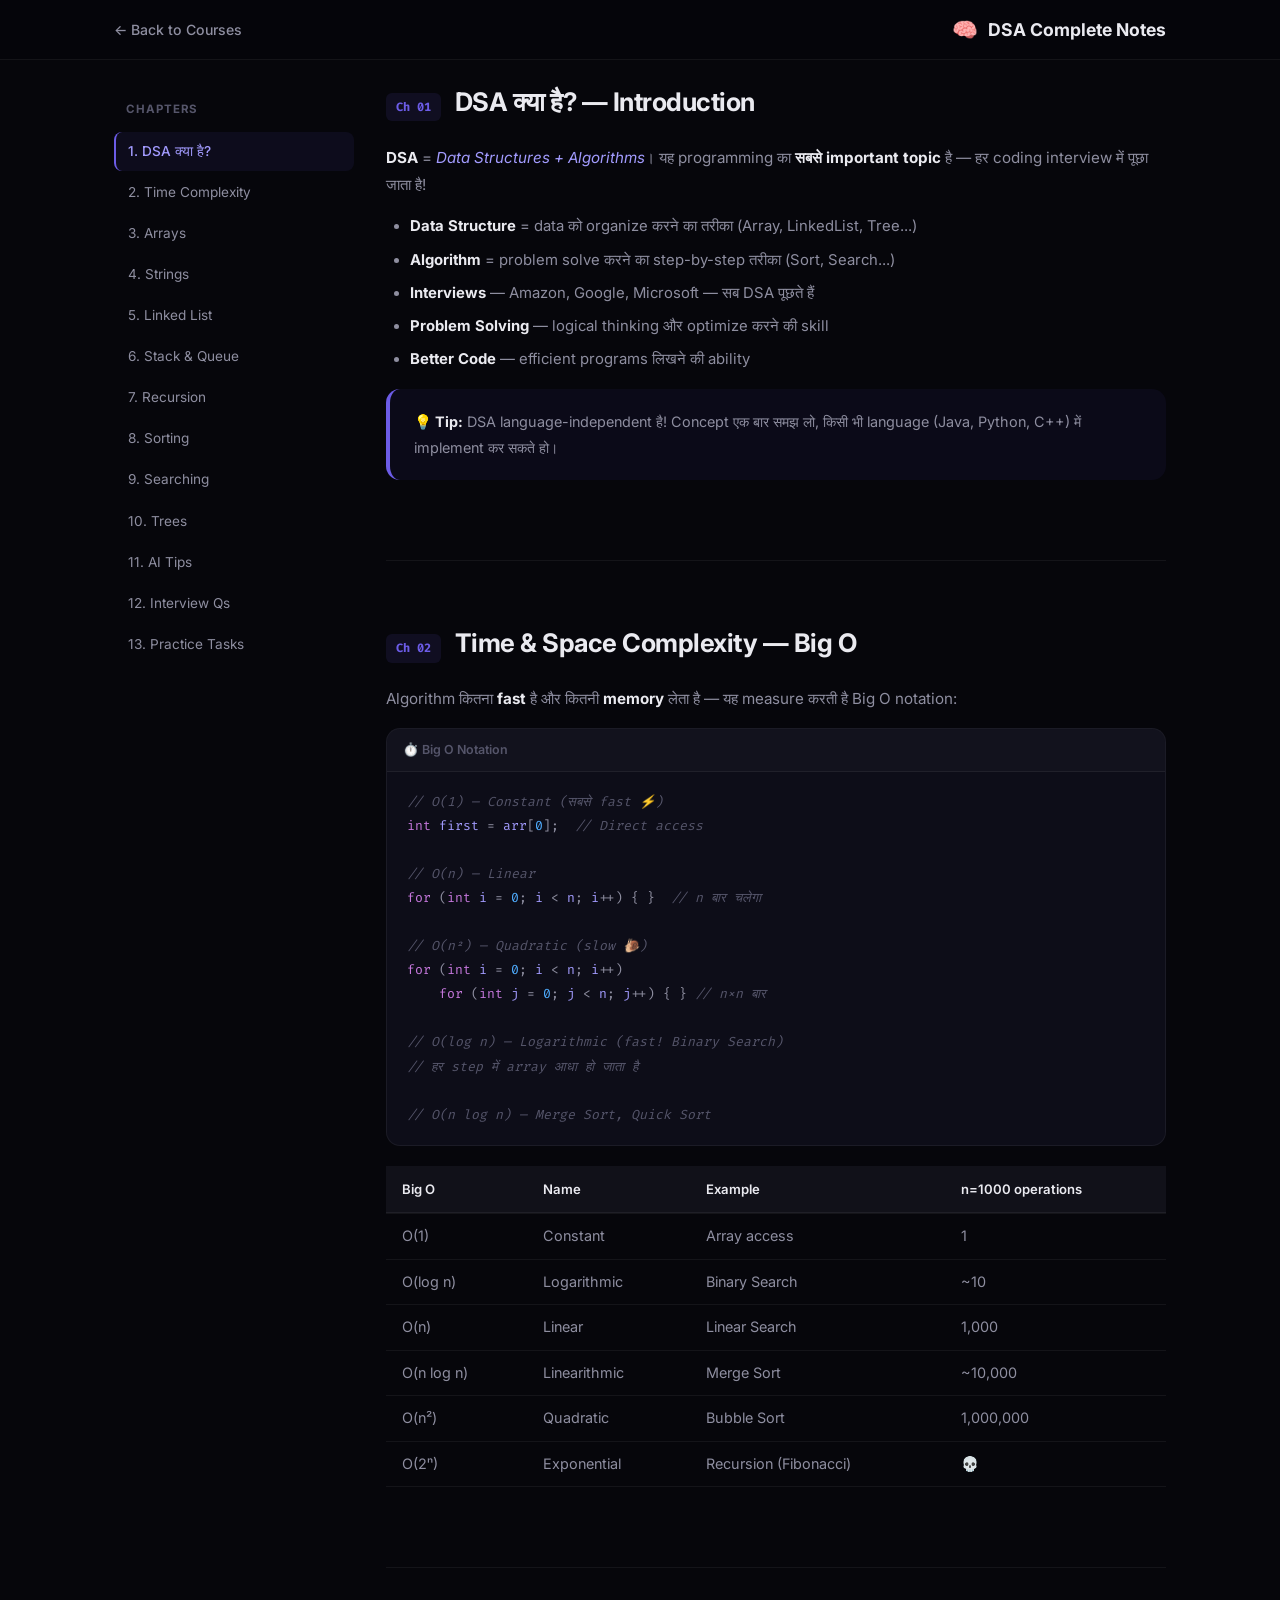
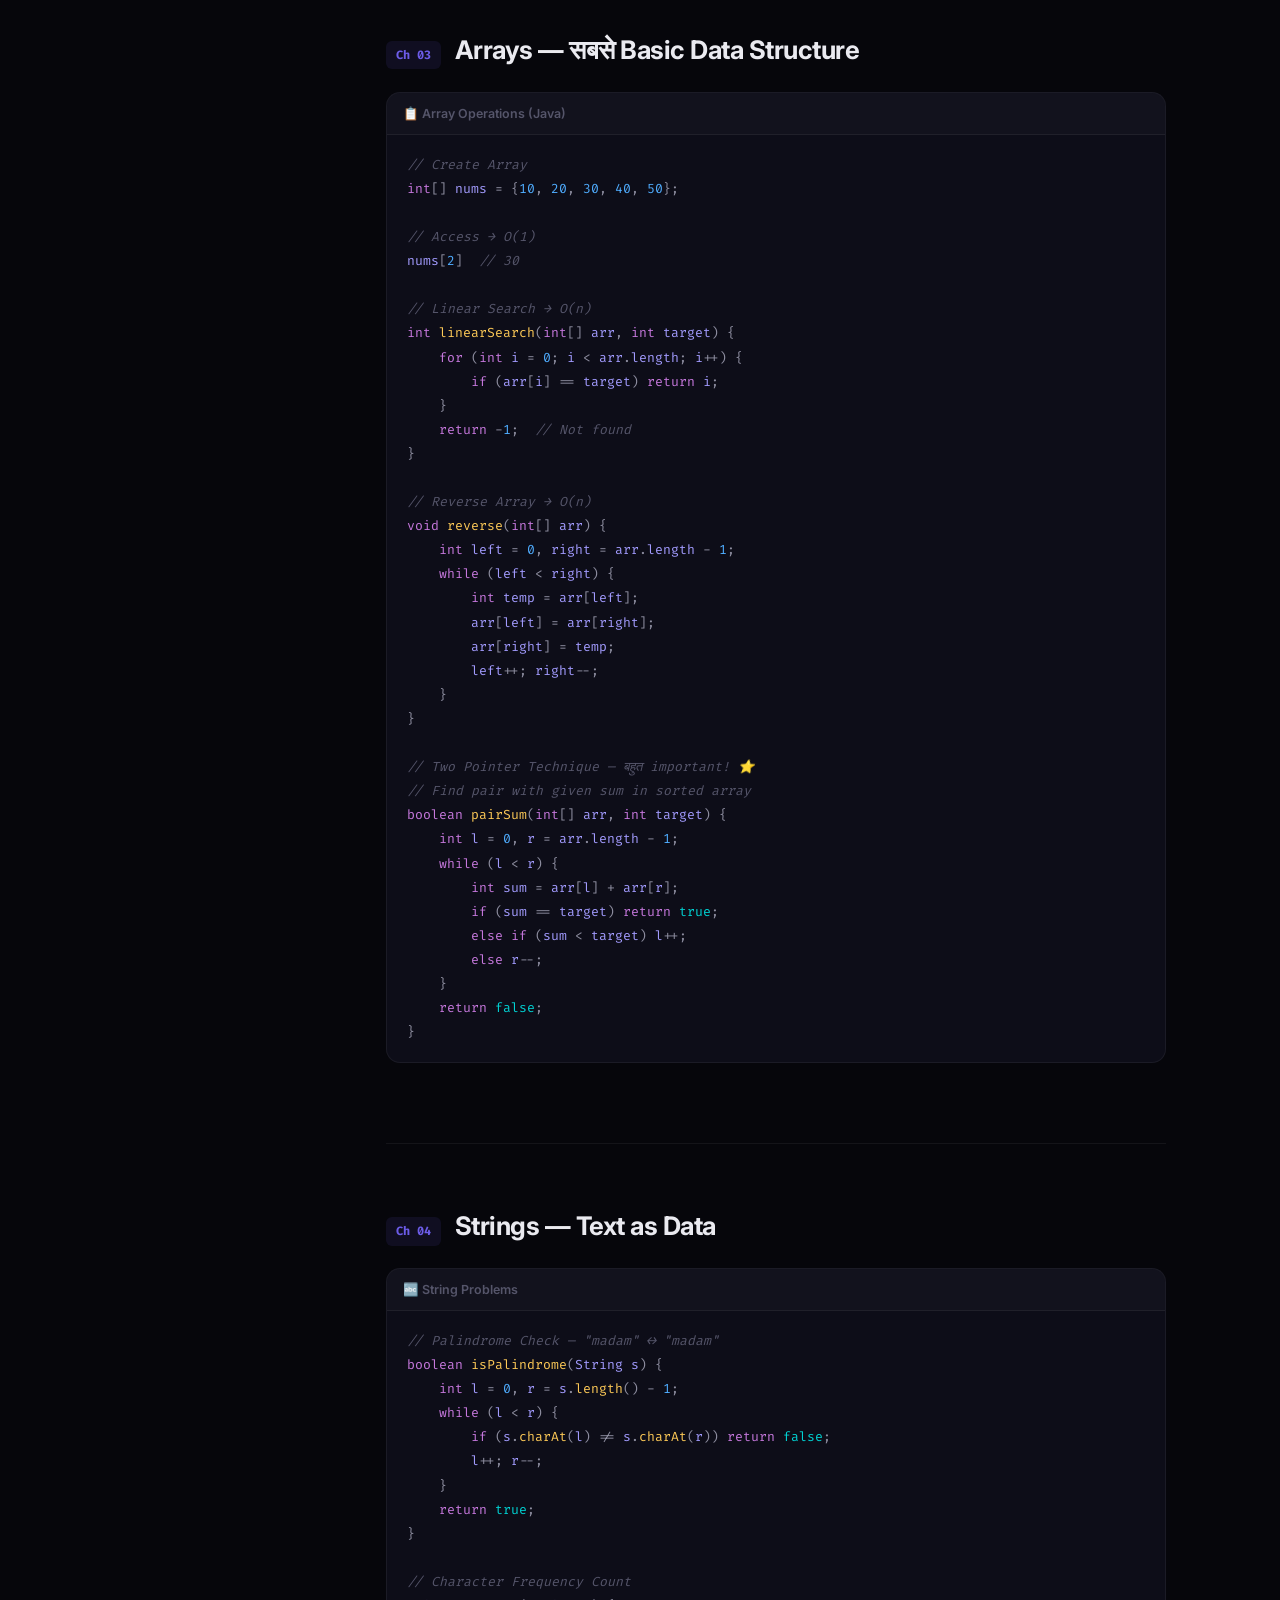
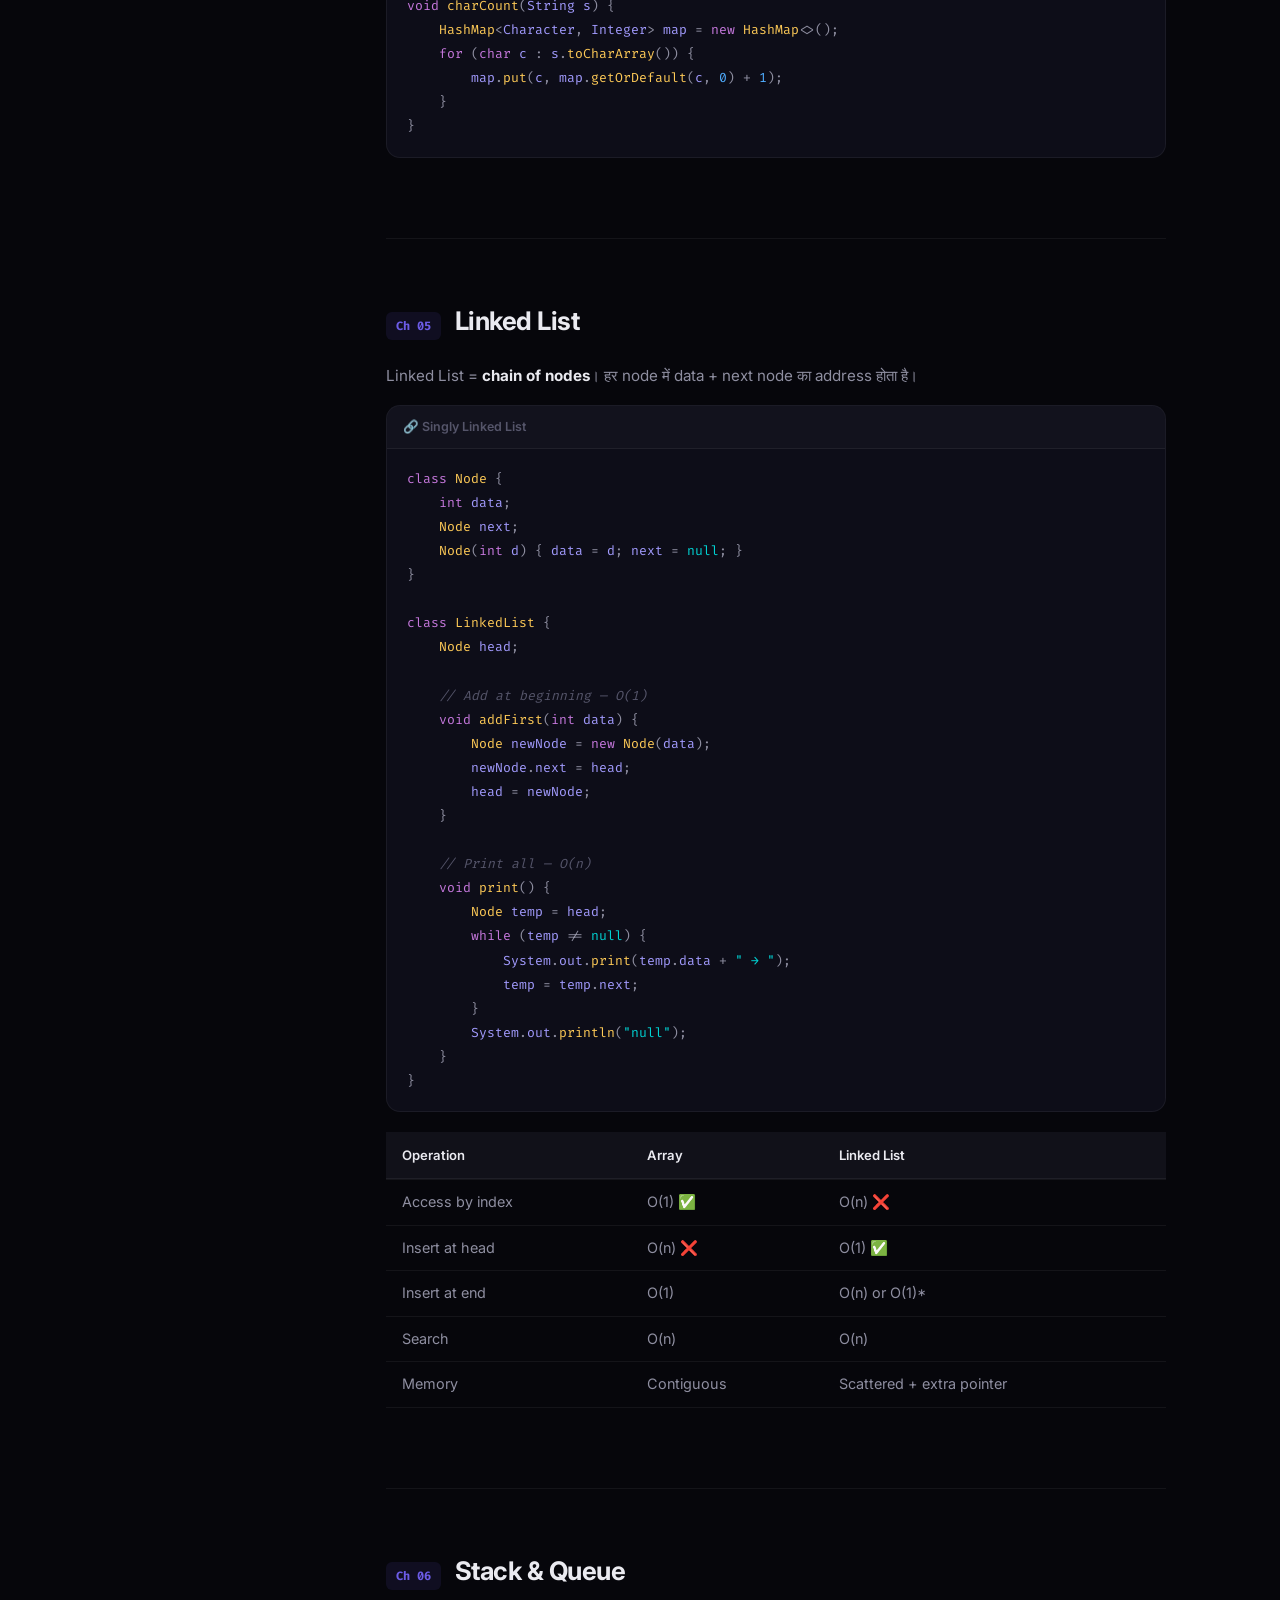
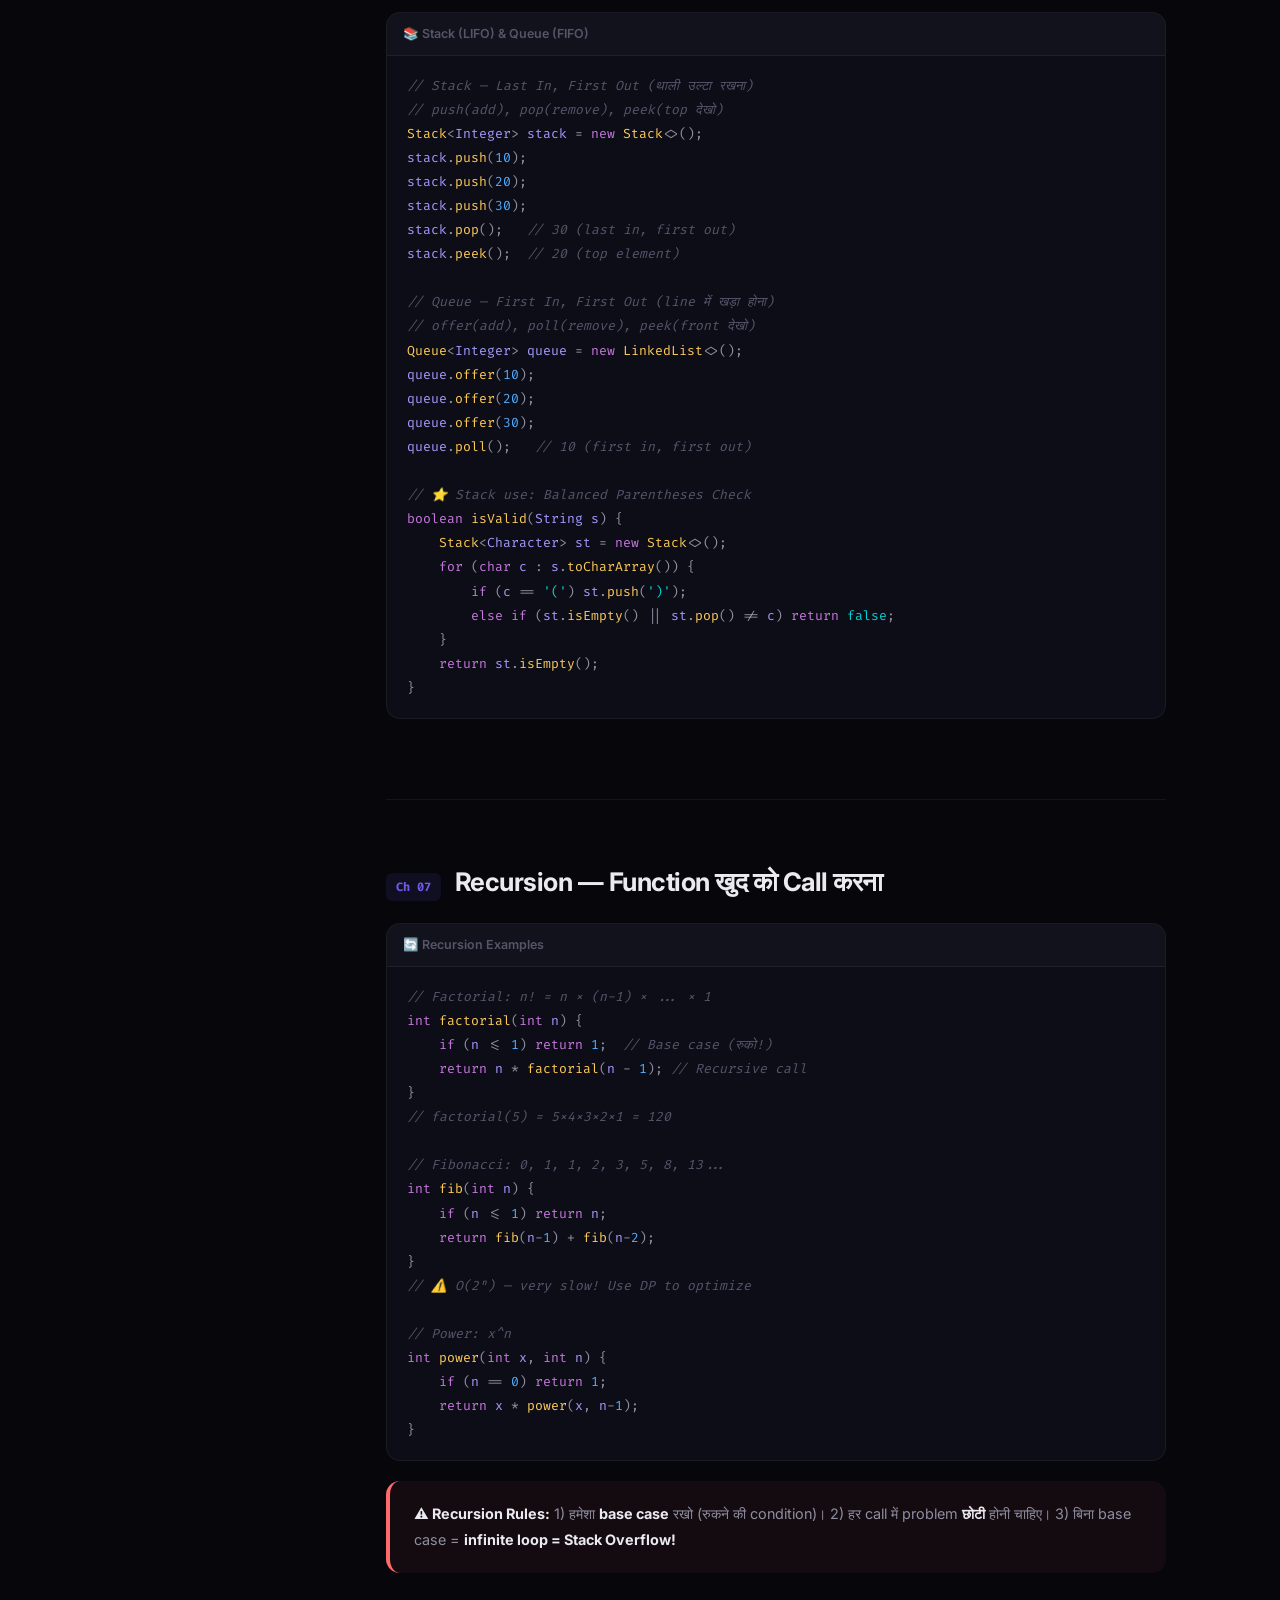
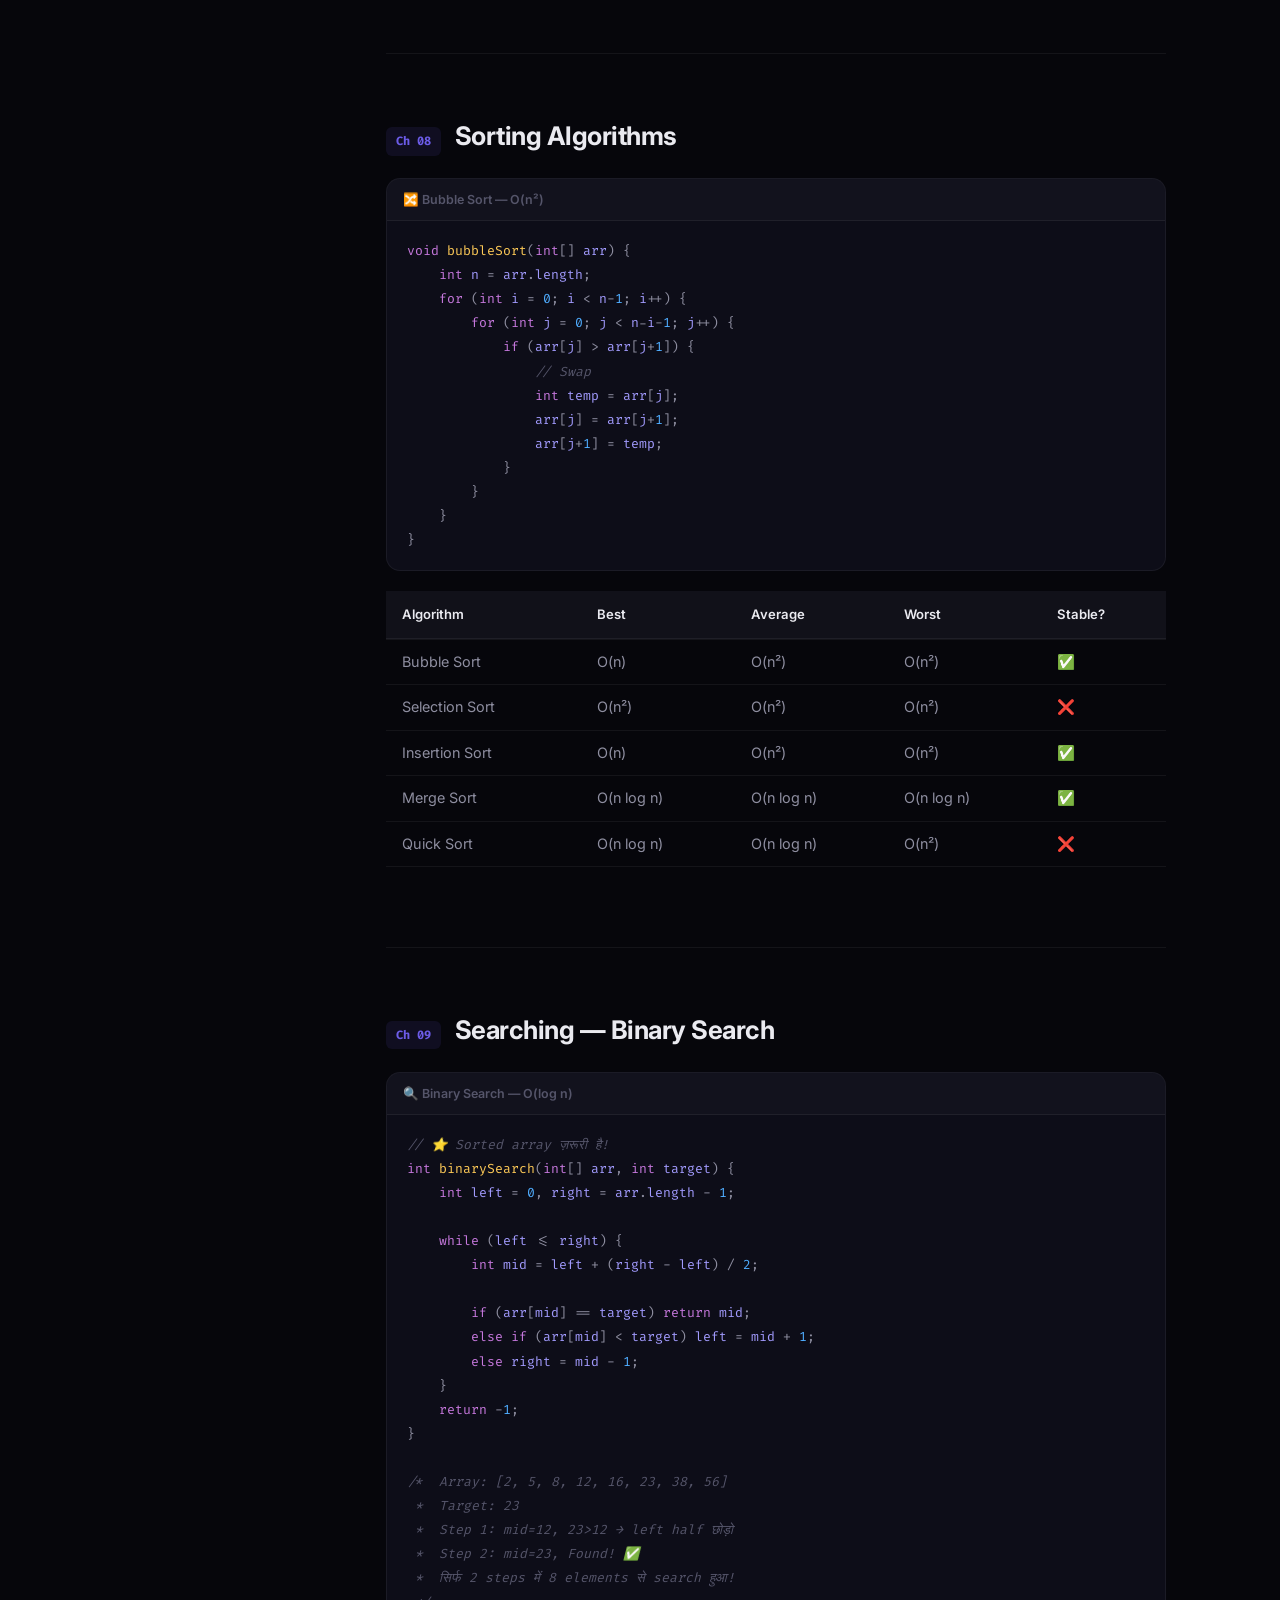
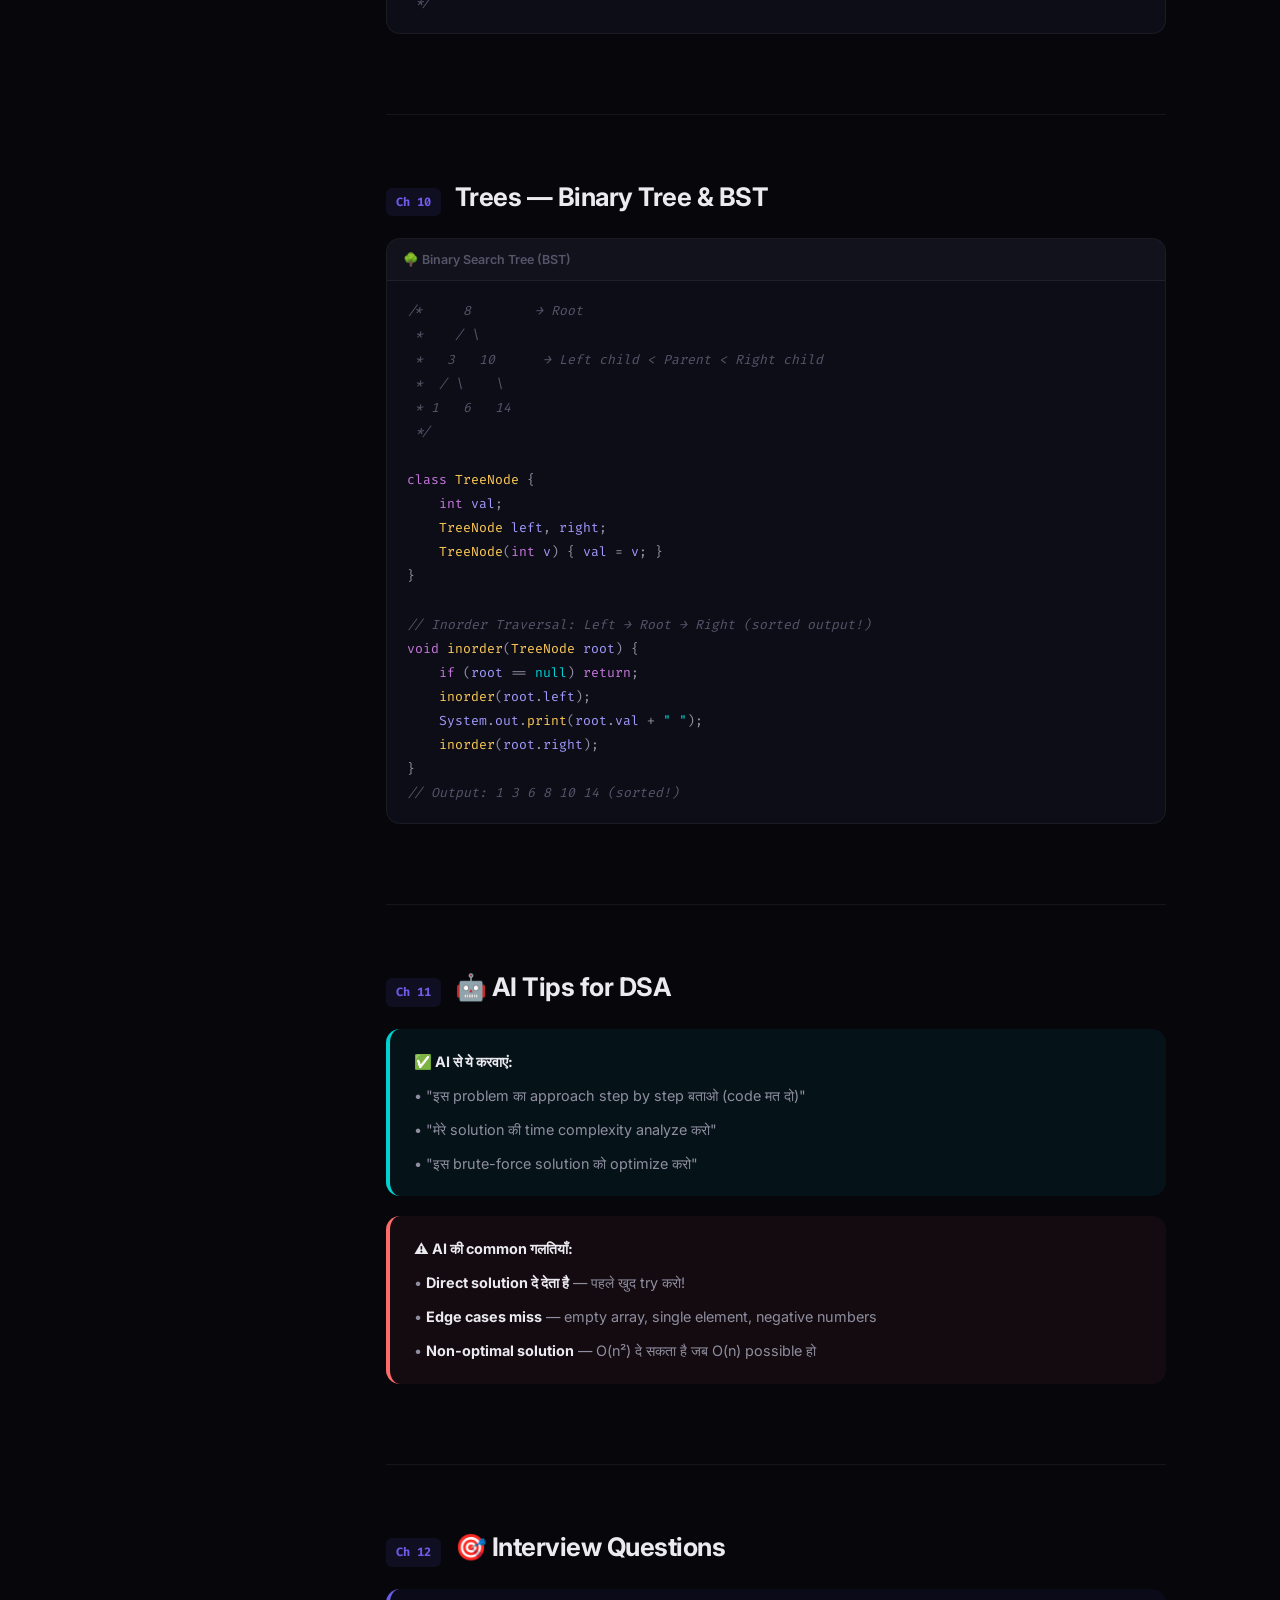
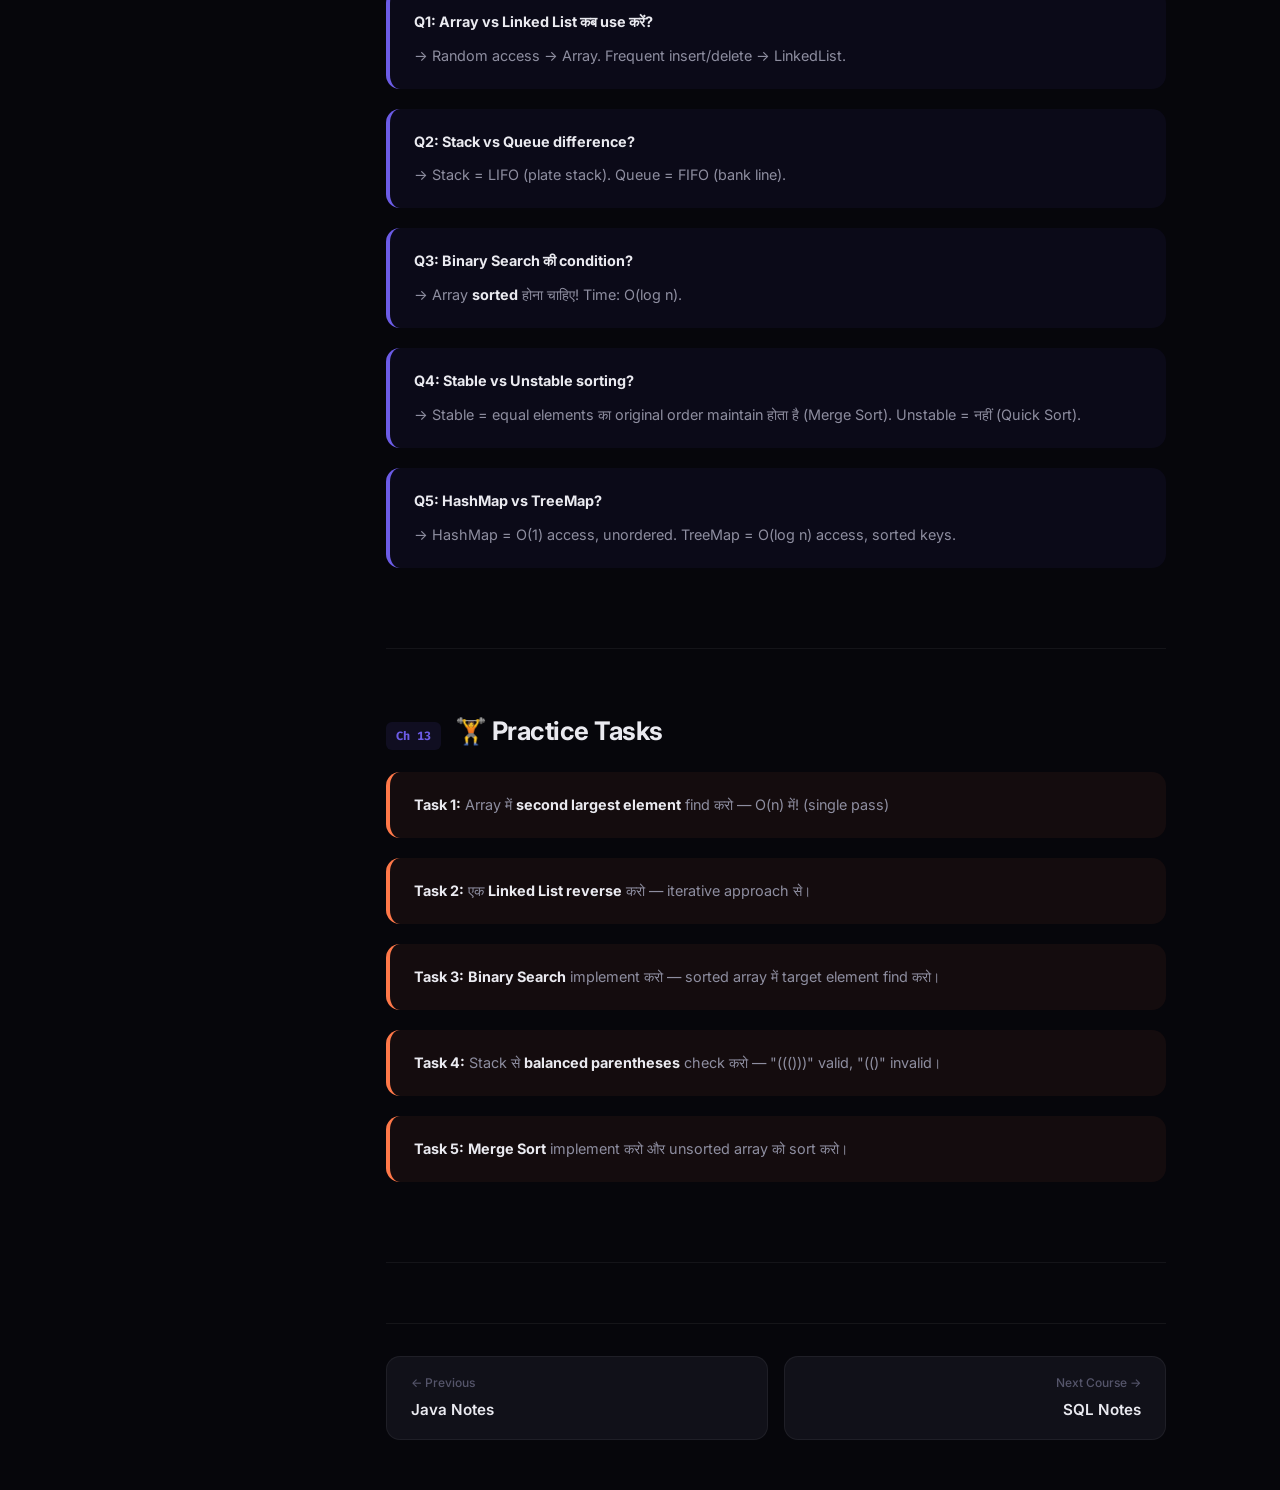
<file: dsa-notes.html>
<!DOCTYPE html>
<html lang="hi">

<head>
    <meta charset="UTF-8">
    <meta name="viewport" content="width=device-width, initial-scale=1.0">
    <meta name="description"
        content="DSA Complete Notes in Hindi — Arrays, Linked Lists, Stacks, Trees, Sorting, Searching, Recursion, Dynamic Programming!">
    <title>DSA Notes — Ansu Learning</title>
    <link rel="stylesheet" href="course.css">
    <link rel="preconnect" href="https://fonts.googleapis.com">
    <link rel="preconnect" href="https://fonts.gstatic.com" crossorigin>
    <link
        href="https://fonts.googleapis.com/css2?family=Inter:wght@300;400;500;600;700;800&family=Fira+Code:wght@400;500&display=swap"
        rel="stylesheet">
</head>

<body>
    <header class="course-header">
        <div class="header-inner"><a href="index.html" class="back-link">← Back to Courses</a>
            <div class="course-title-bar"><span class="icon">🧠</span>
                <h1>DSA Complete Notes</h1>
            </div>
        </div>
    </header>
    <div class="page-layout">
        <aside class="sidebar">
            <h3>Chapters</h3>
            <ul>
                <li><a href="#ch1">1. DSA क्या है?</a></li>
                <li><a href="#ch2">2. Time Complexity</a></li>
                <li><a href="#ch3">3. Arrays</a></li>
                <li><a href="#ch4">4. Strings</a></li>
                <li><a href="#ch5">5. Linked List</a></li>
                <li><a href="#ch6">6. Stack & Queue</a></li>
                <li><a href="#ch7">7. Recursion</a></li>
                <li><a href="#ch8">8. Sorting</a></li>
                <li><a href="#ch9">9. Searching</a></li>
                <li><a href="#ch10">10. Trees</a></li>
                <li><a href="#ch11">11. AI Tips</a></li>
                <li><a href="#ch12">12. Interview Qs</a></li>
                <li><a href="#ch13">13. Practice Tasks</a></li>
            </ul>
        </aside>
        <div class="course-content">

            <div class="chapter" id="ch1">
                <div class="chapter-header"><span class="ch-num">Ch 01</span>
                    <h2>DSA क्या है? — Introduction</h2>
                </div>
                <p><strong>DSA</strong> = <em>Data Structures + Algorithms</em>। यह programming का <strong>सबसे
                        important topic</strong> है — हर coding interview में पूछा जाता है!</p>
                <ul>
                    <li><strong>Data Structure</strong> = data को organize करने का तरीका (Array, LinkedList, Tree...)
                    </li>
                    <li><strong>Algorithm</strong> = problem solve करने का step-by-step तरीका (Sort, Search...)</li>
                    <li><strong>Interviews</strong> — Amazon, Google, Microsoft — सब DSA पूछते हैं</li>
                    <li><strong>Problem Solving</strong> — logical thinking और optimize करने की skill</li>
                    <li><strong>Better Code</strong> — efficient programs लिखने की ability</li>
                </ul>
                <div class="info-box note">
                    <p><strong>💡 Tip:</strong> DSA language-independent है! Concept एक बार समझ लो, किसी भी language
                        (Java, Python, C++) में implement कर सकते हो।</p>
                </div>
            </div>

            <div class="chapter" id="ch2">
                <div class="chapter-header"><span class="ch-num">Ch 02</span>
                    <h2>Time & Space Complexity — Big O</h2>
                </div>
                <p>Algorithm कितना <strong>fast</strong> है और कितनी <strong>memory</strong> लेता है — यह measure करती
                    है Big O notation:</p>
                <div class="code-block">
                    <div class="code-block-title">⏱️ Big O Notation</div>
                    <pre><code><span class="cmt">// O(1) — Constant (सबसे fast ⚡)</span>
<span class="kw">int</span> <span class="prop">first</span> = <span class="prop">arr</span>[<span class="num">0</span>];  <span class="cmt">// Direct access</span>

<span class="cmt">// O(n) — Linear</span>
<span class="kw">for</span> (<span class="kw">int</span> <span class="prop">i</span> = <span class="num">0</span>; <span class="prop">i</span> < <span class="prop">n</span>; <span class="prop">i</span>++) { }  <span class="cmt">// n बार चलेगा</span>

<span class="cmt">// O(n²) — Quadratic (slow 🐌)</span>
<span class="kw">for</span> (<span class="kw">int</span> <span class="prop">i</span> = <span class="num">0</span>; <span class="prop">i</span> < <span class="prop">n</span>; <span class="prop">i</span>++)
    <span class="kw">for</span> (<span class="kw">int</span> <span class="prop">j</span> = <span class="num">0</span>; <span class="prop">j</span> < <span class="prop">n</span>; <span class="prop">j</span>++) { } <span class="cmt">// n×n बार</span>

<span class="cmt">// O(log n) — Logarithmic (fast! Binary Search)</span>
<span class="cmt">// हर step में array आधा हो जाता है</span>

<span class="cmt">// O(n log n) — Merge Sort, Quick Sort</span></code></pre>
                </div>
                <table class="notes-table">
                    <tr>
                        <th>Big O</th>
                        <th>Name</th>
                        <th>Example</th>
                        <th>n=1000 operations</th>
                    </tr>
                    <tr>
                        <td>O(1)</td>
                        <td>Constant</td>
                        <td>Array access</td>
                        <td>1</td>
                    </tr>
                    <tr>
                        <td>O(log n)</td>
                        <td>Logarithmic</td>
                        <td>Binary Search</td>
                        <td>~10</td>
                    </tr>
                    <tr>
                        <td>O(n)</td>
                        <td>Linear</td>
                        <td>Linear Search</td>
                        <td>1,000</td>
                    </tr>
                    <tr>
                        <td>O(n log n)</td>
                        <td>Linearithmic</td>
                        <td>Merge Sort</td>
                        <td>~10,000</td>
                    </tr>
                    <tr>
                        <td>O(n²)</td>
                        <td>Quadratic</td>
                        <td>Bubble Sort</td>
                        <td>1,000,000</td>
                    </tr>
                    <tr>
                        <td>O(2ⁿ)</td>
                        <td>Exponential</td>
                        <td>Recursion (Fibonacci)</td>
                        <td>💀</td>
                    </tr>
                </table>
            </div>

            <div class="chapter" id="ch3">
                <div class="chapter-header"><span class="ch-num">Ch 03</span>
                    <h2>Arrays — सबसे Basic Data Structure</h2>
                </div>
                <div class="code-block">
                    <div class="code-block-title">📋 Array Operations (Java)</div>
                    <pre><code><span class="cmt">// Create Array</span>
<span class="kw">int</span>[] <span class="prop">nums</span> = {<span class="num">10</span>, <span class="num">20</span>, <span class="num">30</span>, <span class="num">40</span>, <span class="num">50</span>};

<span class="cmt">// Access → O(1)</span>
<span class="prop">nums</span>[<span class="num">2</span>]  <span class="cmt">// 30</span>

<span class="cmt">// Linear Search → O(n)</span>
<span class="kw">int</span> <span class="fn">linearSearch</span>(<span class="kw">int</span>[] <span class="prop">arr</span>, <span class="kw">int</span> <span class="prop">target</span>) {
    <span class="kw">for</span> (<span class="kw">int</span> <span class="prop">i</span> = <span class="num">0</span>; <span class="prop">i</span> < <span class="prop">arr</span>.<span class="prop">length</span>; <span class="prop">i</span>++) {
        <span class="kw">if</span> (<span class="prop">arr</span>[<span class="prop">i</span>] == <span class="prop">target</span>) <span class="kw">return</span> <span class="prop">i</span>;
    }
    <span class="kw">return</span> -<span class="num">1</span>;  <span class="cmt">// Not found</span>
}

<span class="cmt">// Reverse Array → O(n)</span>
<span class="kw">void</span> <span class="fn">reverse</span>(<span class="kw">int</span>[] <span class="prop">arr</span>) {
    <span class="kw">int</span> <span class="prop">left</span> = <span class="num">0</span>, <span class="prop">right</span> = <span class="prop">arr</span>.<span class="prop">length</span> - <span class="num">1</span>;
    <span class="kw">while</span> (<span class="prop">left</span> < <span class="prop">right</span>) {
        <span class="kw">int</span> <span class="prop">temp</span> = <span class="prop">arr</span>[<span class="prop">left</span>];
        <span class="prop">arr</span>[<span class="prop">left</span>] = <span class="prop">arr</span>[<span class="prop">right</span>];
        <span class="prop">arr</span>[<span class="prop">right</span>] = <span class="prop">temp</span>;
        <span class="prop">left</span>++; <span class="prop">right</span>--;
    }
}

<span class="cmt">// Two Pointer Technique — बहुत important! ⭐</span>
<span class="cmt">// Find pair with given sum in sorted array</span>
<span class="kw">boolean</span> <span class="fn">pairSum</span>(<span class="kw">int</span>[] <span class="prop">arr</span>, <span class="kw">int</span> <span class="prop">target</span>) {
    <span class="kw">int</span> <span class="prop">l</span> = <span class="num">0</span>, <span class="prop">r</span> = <span class="prop">arr</span>.<span class="prop">length</span> - <span class="num">1</span>;
    <span class="kw">while</span> (<span class="prop">l</span> < <span class="prop">r</span>) {
        <span class="kw">int</span> <span class="prop">sum</span> = <span class="prop">arr</span>[<span class="prop">l</span>] + <span class="prop">arr</span>[<span class="prop">r</span>];
        <span class="kw">if</span> (<span class="prop">sum</span> == <span class="prop">target</span>) <span class="kw">return</span> <span class="val">true</span>;
        <span class="kw">else if</span> (<span class="prop">sum</span> < <span class="prop">target</span>) <span class="prop">l</span>++;
        <span class="kw">else</span> <span class="prop">r</span>--;
    }
    <span class="kw">return</span> <span class="val">false</span>;
}</code></pre>
                </div>
            </div>

            <div class="chapter" id="ch4">
                <div class="chapter-header"><span class="ch-num">Ch 04</span>
                    <h2>Strings — Text as Data</h2>
                </div>
                <div class="code-block">
                    <div class="code-block-title">🔤 String Problems</div>
                    <pre><code><span class="cmt">// Palindrome Check — "madam" ↔ "madam"</span>
<span class="kw">boolean</span> <span class="fn">isPalindrome</span>(<span class="prop">String</span> <span class="prop">s</span>) {
    <span class="kw">int</span> <span class="prop">l</span> = <span class="num">0</span>, <span class="prop">r</span> = <span class="prop">s</span>.<span class="fn">length</span>() - <span class="num">1</span>;
    <span class="kw">while</span> (<span class="prop">l</span> < <span class="prop">r</span>) {
        <span class="kw">if</span> (<span class="prop">s</span>.<span class="fn">charAt</span>(<span class="prop">l</span>) != <span class="prop">s</span>.<span class="fn">charAt</span>(<span class="prop">r</span>)) <span class="kw">return</span> <span class="val">false</span>;
        <span class="prop">l</span>++; <span class="prop">r</span>--;
    }
    <span class="kw">return</span> <span class="val">true</span>;
}

<span class="cmt">// Character Frequency Count</span>
<span class="kw">void</span> <span class="fn">charCount</span>(<span class="prop">String</span> <span class="prop">s</span>) {
    <span class="fn">HashMap</span>&lt;<span class="prop">Character</span>, <span class="prop">Integer</span>&gt; <span class="prop">map</span> = <span class="kw">new</span> <span class="fn">HashMap</span>&lt;&gt;();
    <span class="kw">for</span> (<span class="kw">char</span> <span class="prop">c</span> : <span class="prop">s</span>.<span class="fn">toCharArray</span>()) {
        <span class="prop">map</span>.<span class="fn">put</span>(<span class="prop">c</span>, <span class="prop">map</span>.<span class="fn">getOrDefault</span>(<span class="prop">c</span>, <span class="num">0</span>) + <span class="num">1</span>);
    }
}</code></pre>
                </div>
            </div>

            <div class="chapter" id="ch5">
                <div class="chapter-header"><span class="ch-num">Ch 05</span>
                    <h2>Linked List</h2>
                </div>
                <p>Linked List = <strong>chain of nodes</strong>। हर node में data + next node का address होता है।</p>
                <div class="code-block">
                    <div class="code-block-title">🔗 Singly Linked List</div>
                    <pre><code><span class="kw">class</span> <span class="fn">Node</span> {
    <span class="kw">int</span> <span class="prop">data</span>;
    <span class="fn">Node</span> <span class="prop">next</span>;
    <span class="fn">Node</span>(<span class="kw">int</span> <span class="prop">d</span>) { <span class="prop">data</span> = <span class="prop">d</span>; <span class="prop">next</span> = <span class="val">null</span>; }
}

<span class="kw">class</span> <span class="fn">LinkedList</span> {
    <span class="fn">Node</span> <span class="prop">head</span>;

    <span class="cmt">// Add at beginning — O(1)</span>
    <span class="kw">void</span> <span class="fn">addFirst</span>(<span class="kw">int</span> <span class="prop">data</span>) {
        <span class="fn">Node</span> <span class="prop">newNode</span> = <span class="kw">new</span> <span class="fn">Node</span>(<span class="prop">data</span>);
        <span class="prop">newNode</span>.<span class="prop">next</span> = <span class="prop">head</span>;
        <span class="prop">head</span> = <span class="prop">newNode</span>;
    }

    <span class="cmt">// Print all — O(n)</span>
    <span class="kw">void</span> <span class="fn">print</span>() {
        <span class="fn">Node</span> <span class="prop">temp</span> = <span class="prop">head</span>;
        <span class="kw">while</span> (<span class="prop">temp</span> != <span class="val">null</span>) {
            <span class="prop">System</span>.<span class="prop">out</span>.<span class="fn">print</span>(<span class="prop">temp</span>.<span class="prop">data</span> + <span class="val">" → "</span>);
            <span class="prop">temp</span> = <span class="prop">temp</span>.<span class="prop">next</span>;
        }
        <span class="prop">System</span>.<span class="prop">out</span>.<span class="fn">println</span>(<span class="val">"null"</span>);
    }
}</code></pre>
                </div>
                <table class="notes-table">
                    <tr>
                        <th>Operation</th>
                        <th>Array</th>
                        <th>Linked List</th>
                    </tr>
                    <tr>
                        <td>Access by index</td>
                        <td>O(1) ✅</td>
                        <td>O(n) ❌</td>
                    </tr>
                    <tr>
                        <td>Insert at head</td>
                        <td>O(n) ❌</td>
                        <td>O(1) ✅</td>
                    </tr>
                    <tr>
                        <td>Insert at end</td>
                        <td>O(1)</td>
                        <td>O(n) or O(1)*</td>
                    </tr>
                    <tr>
                        <td>Search</td>
                        <td>O(n)</td>
                        <td>O(n)</td>
                    </tr>
                    <tr>
                        <td>Memory</td>
                        <td>Contiguous</td>
                        <td>Scattered + extra pointer</td>
                    </tr>
                </table>
            </div>

            <div class="chapter" id="ch6">
                <div class="chapter-header"><span class="ch-num">Ch 06</span>
                    <h2>Stack & Queue</h2>
                </div>
                <div class="code-block">
                    <div class="code-block-title">📚 Stack (LIFO) & Queue (FIFO)</div>
                    <pre><code><span class="cmt">// Stack — Last In, First Out (थाली उल्टा रखना)</span>
<span class="cmt">// push(add), pop(remove), peek(top देखो)</span>
<span class="fn">Stack</span>&lt;<span class="prop">Integer</span>&gt; <span class="prop">stack</span> = <span class="kw">new</span> <span class="fn">Stack</span>&lt;&gt;();
<span class="prop">stack</span>.<span class="fn">push</span>(<span class="num">10</span>);
<span class="prop">stack</span>.<span class="fn">push</span>(<span class="num">20</span>);
<span class="prop">stack</span>.<span class="fn">push</span>(<span class="num">30</span>);
<span class="prop">stack</span>.<span class="fn">pop</span>();   <span class="cmt">// 30 (last in, first out)</span>
<span class="prop">stack</span>.<span class="fn">peek</span>();  <span class="cmt">// 20 (top element)</span>

<span class="cmt">// Queue — First In, First Out (line में खड़ा होना)</span>
<span class="cmt">// offer(add), poll(remove), peek(front देखो)</span>
<span class="fn">Queue</span>&lt;<span class="prop">Integer</span>&gt; <span class="prop">queue</span> = <span class="kw">new</span> <span class="fn">LinkedList</span>&lt;&gt;();
<span class="prop">queue</span>.<span class="fn">offer</span>(<span class="num">10</span>);
<span class="prop">queue</span>.<span class="fn">offer</span>(<span class="num">20</span>);
<span class="prop">queue</span>.<span class="fn">offer</span>(<span class="num">30</span>);
<span class="prop">queue</span>.<span class="fn">poll</span>();   <span class="cmt">// 10 (first in, first out)</span>

<span class="cmt">// ⭐ Stack use: Balanced Parentheses Check</span>
<span class="kw">boolean</span> <span class="fn">isValid</span>(<span class="prop">String</span> <span class="prop">s</span>) {
    <span class="fn">Stack</span>&lt;<span class="prop">Character</span>&gt; <span class="prop">st</span> = <span class="kw">new</span> <span class="fn">Stack</span>&lt;&gt;();
    <span class="kw">for</span> (<span class="kw">char</span> <span class="prop">c</span> : <span class="prop">s</span>.<span class="fn">toCharArray</span>()) {
        <span class="kw">if</span> (<span class="prop">c</span> == <span class="val">'('</span>) <span class="prop">st</span>.<span class="fn">push</span>(<span class="val">')'</span>);
        <span class="kw">else if</span> (<span class="prop">st</span>.<span class="fn">isEmpty</span>() || <span class="prop">st</span>.<span class="fn">pop</span>() != <span class="prop">c</span>) <span class="kw">return</span> <span class="val">false</span>;
    }
    <span class="kw">return</span> <span class="prop">st</span>.<span class="fn">isEmpty</span>();
}</code></pre>
                </div>
            </div>

            <div class="chapter" id="ch7">
                <div class="chapter-header"><span class="ch-num">Ch 07</span>
                    <h2>Recursion — Function खुद को Call करना</h2>
                </div>
                <div class="code-block">
                    <div class="code-block-title">🔄 Recursion Examples</div>
                    <pre><code><span class="cmt">// Factorial: n! = n × (n-1) × ... × 1</span>
<span class="kw">int</span> <span class="fn">factorial</span>(<span class="kw">int</span> <span class="prop">n</span>) {
    <span class="kw">if</span> (<span class="prop">n</span> <= <span class="num">1</span>) <span class="kw">return</span> <span class="num">1</span>;  <span class="cmt">// Base case (रुको!)</span>
    <span class="kw">return</span> <span class="prop">n</span> * <span class="fn">factorial</span>(<span class="prop">n</span> - <span class="num">1</span>); <span class="cmt">// Recursive call</span>
}
<span class="cmt">// factorial(5) = 5×4×3×2×1 = 120</span>

<span class="cmt">// Fibonacci: 0, 1, 1, 2, 3, 5, 8, 13...</span>
<span class="kw">int</span> <span class="fn">fib</span>(<span class="kw">int</span> <span class="prop">n</span>) {
    <span class="kw">if</span> (<span class="prop">n</span> <= <span class="num">1</span>) <span class="kw">return</span> <span class="prop">n</span>;
    <span class="kw">return</span> <span class="fn">fib</span>(<span class="prop">n</span>-<span class="num">1</span>) + <span class="fn">fib</span>(<span class="prop">n</span>-<span class="num">2</span>);
}
<span class="cmt">// ⚠️ O(2ⁿ) — very slow! Use DP to optimize</span>

<span class="cmt">// Power: x^n</span>
<span class="kw">int</span> <span class="fn">power</span>(<span class="kw">int</span> <span class="prop">x</span>, <span class="kw">int</span> <span class="prop">n</span>) {
    <span class="kw">if</span> (<span class="prop">n</span> == <span class="num">0</span>) <span class="kw">return</span> <span class="num">1</span>;
    <span class="kw">return</span> <span class="prop">x</span> * <span class="fn">power</span>(<span class="prop">x</span>, <span class="prop">n</span>-<span class="num">1</span>);
}</code></pre>
                </div>
                <div class="info-box warn">
                    <p><strong>⚠️ Recursion Rules:</strong> 1) हमेशा <strong>base case</strong> रखो (रुकने की
                        condition)। 2) हर call में problem <strong>छोटी</strong> होनी चाहिए। 3) बिना base case =
                        <strong>infinite loop = Stack Overflow!</strong></p>
                </div>
            </div>

            <div class="chapter" id="ch8">
                <div class="chapter-header"><span class="ch-num">Ch 08</span>
                    <h2>Sorting Algorithms</h2>
                </div>
                <div class="code-block">
                    <div class="code-block-title">🔀 Bubble Sort — O(n²)</div>
                    <pre><code><span class="kw">void</span> <span class="fn">bubbleSort</span>(<span class="kw">int</span>[] <span class="prop">arr</span>) {
    <span class="kw">int</span> <span class="prop">n</span> = <span class="prop">arr</span>.<span class="prop">length</span>;
    <span class="kw">for</span> (<span class="kw">int</span> <span class="prop">i</span> = <span class="num">0</span>; <span class="prop">i</span> < <span class="prop">n</span>-<span class="num">1</span>; <span class="prop">i</span>++) {
        <span class="kw">for</span> (<span class="kw">int</span> <span class="prop">j</span> = <span class="num">0</span>; <span class="prop">j</span> < <span class="prop">n</span>-<span class="prop">i</span>-<span class="num">1</span>; <span class="prop">j</span>++) {
            <span class="kw">if</span> (<span class="prop">arr</span>[<span class="prop">j</span>] > <span class="prop">arr</span>[<span class="prop">j</span>+<span class="num">1</span>]) {
                <span class="cmt">// Swap</span>
                <span class="kw">int</span> <span class="prop">temp</span> = <span class="prop">arr</span>[<span class="prop">j</span>];
                <span class="prop">arr</span>[<span class="prop">j</span>] = <span class="prop">arr</span>[<span class="prop">j</span>+<span class="num">1</span>];
                <span class="prop">arr</span>[<span class="prop">j</span>+<span class="num">1</span>] = <span class="prop">temp</span>;
            }
        }
    }
}</code></pre>
                </div>
                <table class="notes-table">
                    <tr>
                        <th>Algorithm</th>
                        <th>Best</th>
                        <th>Average</th>
                        <th>Worst</th>
                        <th>Stable?</th>
                    </tr>
                    <tr>
                        <td>Bubble Sort</td>
                        <td>O(n)</td>
                        <td>O(n²)</td>
                        <td>O(n²)</td>
                        <td>✅</td>
                    </tr>
                    <tr>
                        <td>Selection Sort</td>
                        <td>O(n²)</td>
                        <td>O(n²)</td>
                        <td>O(n²)</td>
                        <td>❌</td>
                    </tr>
                    <tr>
                        <td>Insertion Sort</td>
                        <td>O(n)</td>
                        <td>O(n²)</td>
                        <td>O(n²)</td>
                        <td>✅</td>
                    </tr>
                    <tr>
                        <td>Merge Sort</td>
                        <td>O(n log n)</td>
                        <td>O(n log n)</td>
                        <td>O(n log n)</td>
                        <td>✅</td>
                    </tr>
                    <tr>
                        <td>Quick Sort</td>
                        <td>O(n log n)</td>
                        <td>O(n log n)</td>
                        <td>O(n²)</td>
                        <td>❌</td>
                    </tr>
                </table>
            </div>

            <div class="chapter" id="ch9">
                <div class="chapter-header"><span class="ch-num">Ch 09</span>
                    <h2>Searching — Binary Search</h2>
                </div>
                <div class="code-block">
                    <div class="code-block-title">🔍 Binary Search — O(log n)</div>
                    <pre><code><span class="cmt">// ⭐ Sorted array ज़रूरी है!</span>
<span class="kw">int</span> <span class="fn">binarySearch</span>(<span class="kw">int</span>[] <span class="prop">arr</span>, <span class="kw">int</span> <span class="prop">target</span>) {
    <span class="kw">int</span> <span class="prop">left</span> = <span class="num">0</span>, <span class="prop">right</span> = <span class="prop">arr</span>.<span class="prop">length</span> - <span class="num">1</span>;

    <span class="kw">while</span> (<span class="prop">left</span> <= <span class="prop">right</span>) {
        <span class="kw">int</span> <span class="prop">mid</span> = <span class="prop">left</span> + (<span class="prop">right</span> - <span class="prop">left</span>) / <span class="num">2</span>;

        <span class="kw">if</span> (<span class="prop">arr</span>[<span class="prop">mid</span>] == <span class="prop">target</span>) <span class="kw">return</span> <span class="prop">mid</span>;
        <span class="kw">else if</span> (<span class="prop">arr</span>[<span class="prop">mid</span>] < <span class="prop">target</span>) <span class="prop">left</span> = <span class="prop">mid</span> + <span class="num">1</span>;
        <span class="kw">else</span> <span class="prop">right</span> = <span class="prop">mid</span> - <span class="num">1</span>;
    }
    <span class="kw">return</span> -<span class="num">1</span>;
}

<span class="cmt">/*  Array: [2, 5, 8, 12, 16, 23, 38, 56]
 *  Target: 23
 *  Step 1: mid=12, 23>12 → left half छोड़ो
 *  Step 2: mid=23, Found! ✅
 *  सिर्फ 2 steps में 8 elements से search हुआ!
 */</span></code></pre>
                </div>
            </div>

            <div class="chapter" id="ch10">
                <div class="chapter-header"><span class="ch-num">Ch 10</span>
                    <h2>Trees — Binary Tree & BST</h2>
                </div>
                <div class="code-block">
                    <div class="code-block-title">🌳 Binary Search Tree (BST)</div>
                    <pre><code><span class="cmt">/*     8        → Root
 *    / \
 *   3   10      → Left child < Parent < Right child
 *  / \    \
 * 1   6   14
 */</span>

<span class="kw">class</span> <span class="fn">TreeNode</span> {
    <span class="kw">int</span> <span class="prop">val</span>;
    <span class="fn">TreeNode</span> <span class="prop">left</span>, <span class="prop">right</span>;
    <span class="fn">TreeNode</span>(<span class="kw">int</span> <span class="prop">v</span>) { <span class="prop">val</span> = <span class="prop">v</span>; }
}

<span class="cmt">// Inorder Traversal: Left → Root → Right (sorted output!)</span>
<span class="kw">void</span> <span class="fn">inorder</span>(<span class="fn">TreeNode</span> <span class="prop">root</span>) {
    <span class="kw">if</span> (<span class="prop">root</span> == <span class="val">null</span>) <span class="kw">return</span>;
    <span class="fn">inorder</span>(<span class="prop">root</span>.<span class="prop">left</span>);
    <span class="prop">System</span>.<span class="prop">out</span>.<span class="fn">print</span>(<span class="prop">root</span>.<span class="prop">val</span> + <span class="val">" "</span>);
    <span class="fn">inorder</span>(<span class="prop">root</span>.<span class="prop">right</span>);
}
<span class="cmt">// Output: 1 3 6 8 10 14 (sorted!)</span></code></pre>
                </div>
            </div>

            <div class="chapter" id="ch11">
                <div class="chapter-header"><span class="ch-num">Ch 11</span>
                    <h2>🤖 AI Tips for DSA</h2>
                </div>
                <div class="info-box tip">
                    <p><strong>✅ AI से ये करवाएं:</strong></p>
                    <p>• "इस problem का approach step by step बताओ (code मत दो)"</p>
                    <p>• "मेरे solution की time complexity analyze करो"</p>
                    <p>• "इस brute-force solution को optimize करो"</p>
                </div>
                <div class="info-box warn">
                    <p><strong>⚠️ AI की common गलतियाँ:</strong></p>
                    <p>• <strong>Direct solution दे देता है</strong> — पहले खुद try करो!</p>
                    <p>• <strong>Edge cases miss</strong> — empty array, single element, negative numbers</p>
                    <p>• <strong>Non-optimal solution</strong> — O(n²) दे सकता है जब O(n) possible हो</p>
                </div>
            </div>

            <div class="chapter" id="ch12">
                <div class="chapter-header"><span class="ch-num">Ch 12</span>
                    <h2>🎯 Interview Questions</h2>
                </div>
                <div class="info-box note">
                    <p><strong>Q1: Array vs Linked List कब use करें?</strong></p>
                    <p>→ Random access → Array. Frequent insert/delete → LinkedList.</p>
                </div>
                <div class="info-box note">
                    <p><strong>Q2: Stack vs Queue difference?</strong></p>
                    <p>→ Stack = LIFO (plate stack). Queue = FIFO (bank line).</p>
                </div>
                <div class="info-box note">
                    <p><strong>Q3: Binary Search की condition?</strong></p>
                    <p>→ Array <strong>sorted</strong> होना चाहिए! Time: O(log n).</p>
                </div>
                <div class="info-box note">
                    <p><strong>Q4: Stable vs Unstable sorting?</strong></p>
                    <p>→ Stable = equal elements का original order maintain होता है (Merge Sort). Unstable = नहीं (Quick
                        Sort).</p>
                </div>
                <div class="info-box note">
                    <p><strong>Q5: HashMap vs TreeMap?</strong></p>
                    <p>→ HashMap = O(1) access, unordered. TreeMap = O(log n) access, sorted keys.</p>
                </div>
            </div>

            <div class="chapter" id="ch13">
                <div class="chapter-header"><span class="ch-num">Ch 13</span>
                    <h2>🏋️ Practice Tasks</h2>
                </div>
                <div class="info-box important">
                    <p><strong>Task 1:</strong> Array में <strong>second largest element</strong> find करो — O(n) में!
                        (single pass)</p>
                </div>
                <div class="info-box important">
                    <p><strong>Task 2:</strong> एक <strong>Linked List reverse</strong> करो — iterative approach से।</p>
                </div>
                <div class="info-box important">
                    <p><strong>Task 3:</strong> <strong>Binary Search</strong> implement करो — sorted array में target
                        element find करो।</p>
                </div>
                <div class="info-box important">
                    <p><strong>Task 4:</strong> Stack से <strong>balanced parentheses</strong> check करो — "((()))"
                        valid, "(()" invalid।</p>
                </div>
                <div class="info-box important">
                    <p><strong>Task 5:</strong> <strong>Merge Sort</strong> implement करो और unsorted array को sort करो।
                    </p>
                </div>
            </div>

            <div class="course-nav">
                <a href="java-notes.html" class="nav-btn"><span class="nav-dir">← Previous</span><span
                        class="nav-title">Java Notes</span></a>
                <a href="sql-notes.html" class="nav-btn next"><span class="nav-dir">Next Course →</span><span
                        class="nav-title">SQL Notes</span></a>
            </div>
        </div>
    </div>
    <footer class="course-footer">
        <p>© 2026 <a href="index.html">Ansu Learning</a> | Built by Anshu with ❤️</p>
    </footer>
    <script>const io = new IntersectionObserver(es => { es.forEach(e => { if (e.isIntersecting) e.target.classList.add('visible') }) }, { threshold: 0.05 }); document.querySelectorAll('.chapter').forEach(el => io.observe(el)); const chs = document.querySelectorAll('.chapter'), sls = document.querySelectorAll('.sidebar a'); const so = new IntersectionObserver(es => { es.forEach(e => { if (e.isIntersecting) { sls.forEach(l => l.classList.remove('active')); const l = document.querySelector(`.sidebar a[href="#${e.target.id}"]`); if (l) l.classList.add('active') } }) }, { threshold: 0.2, rootMargin: '-80px 0px -60% 0px' }); chs.forEach(c => so.observe(c)); document.querySelectorAll('.sidebar a').forEach(a => { a.addEventListener('click', e => { e.preventDefault(); document.querySelector(a.getAttribute('href'))?.scrollIntoView({ behavior: 'smooth' }) }) });</script>
</body>

</html>
</file>
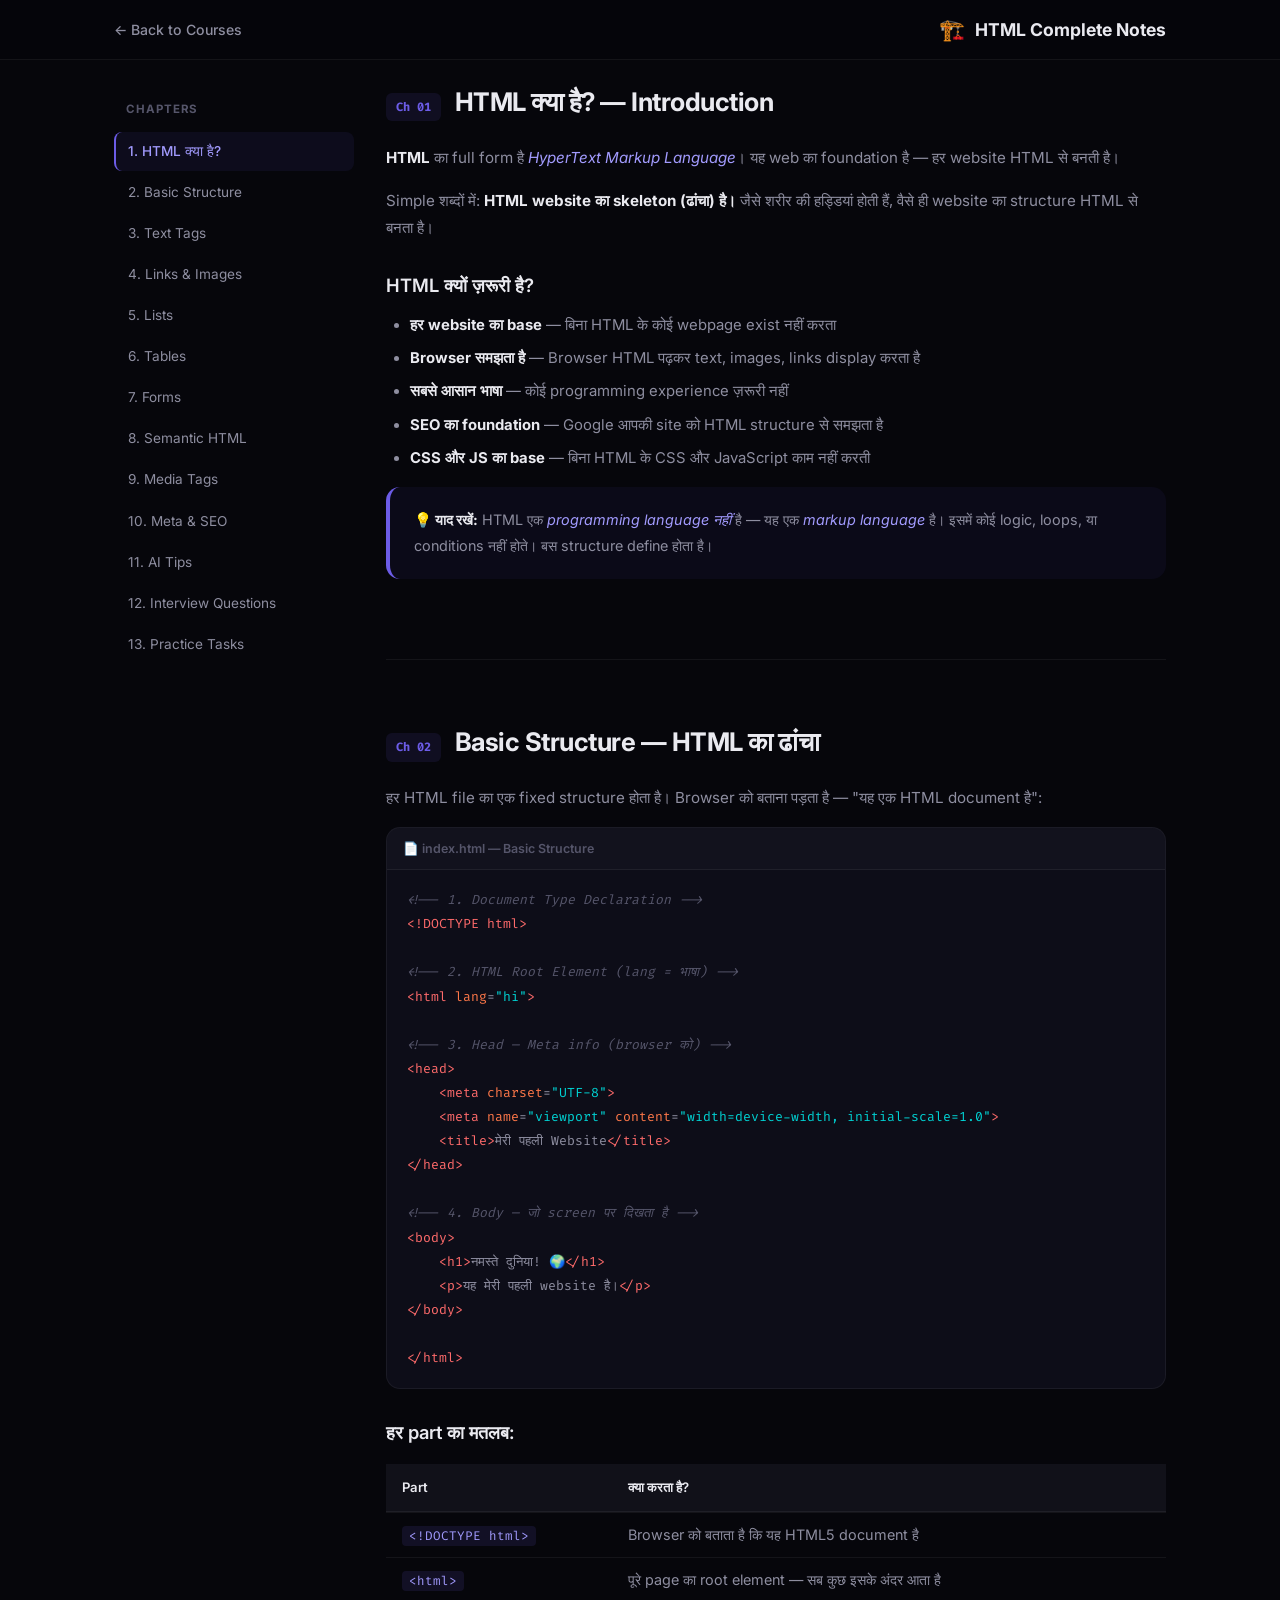
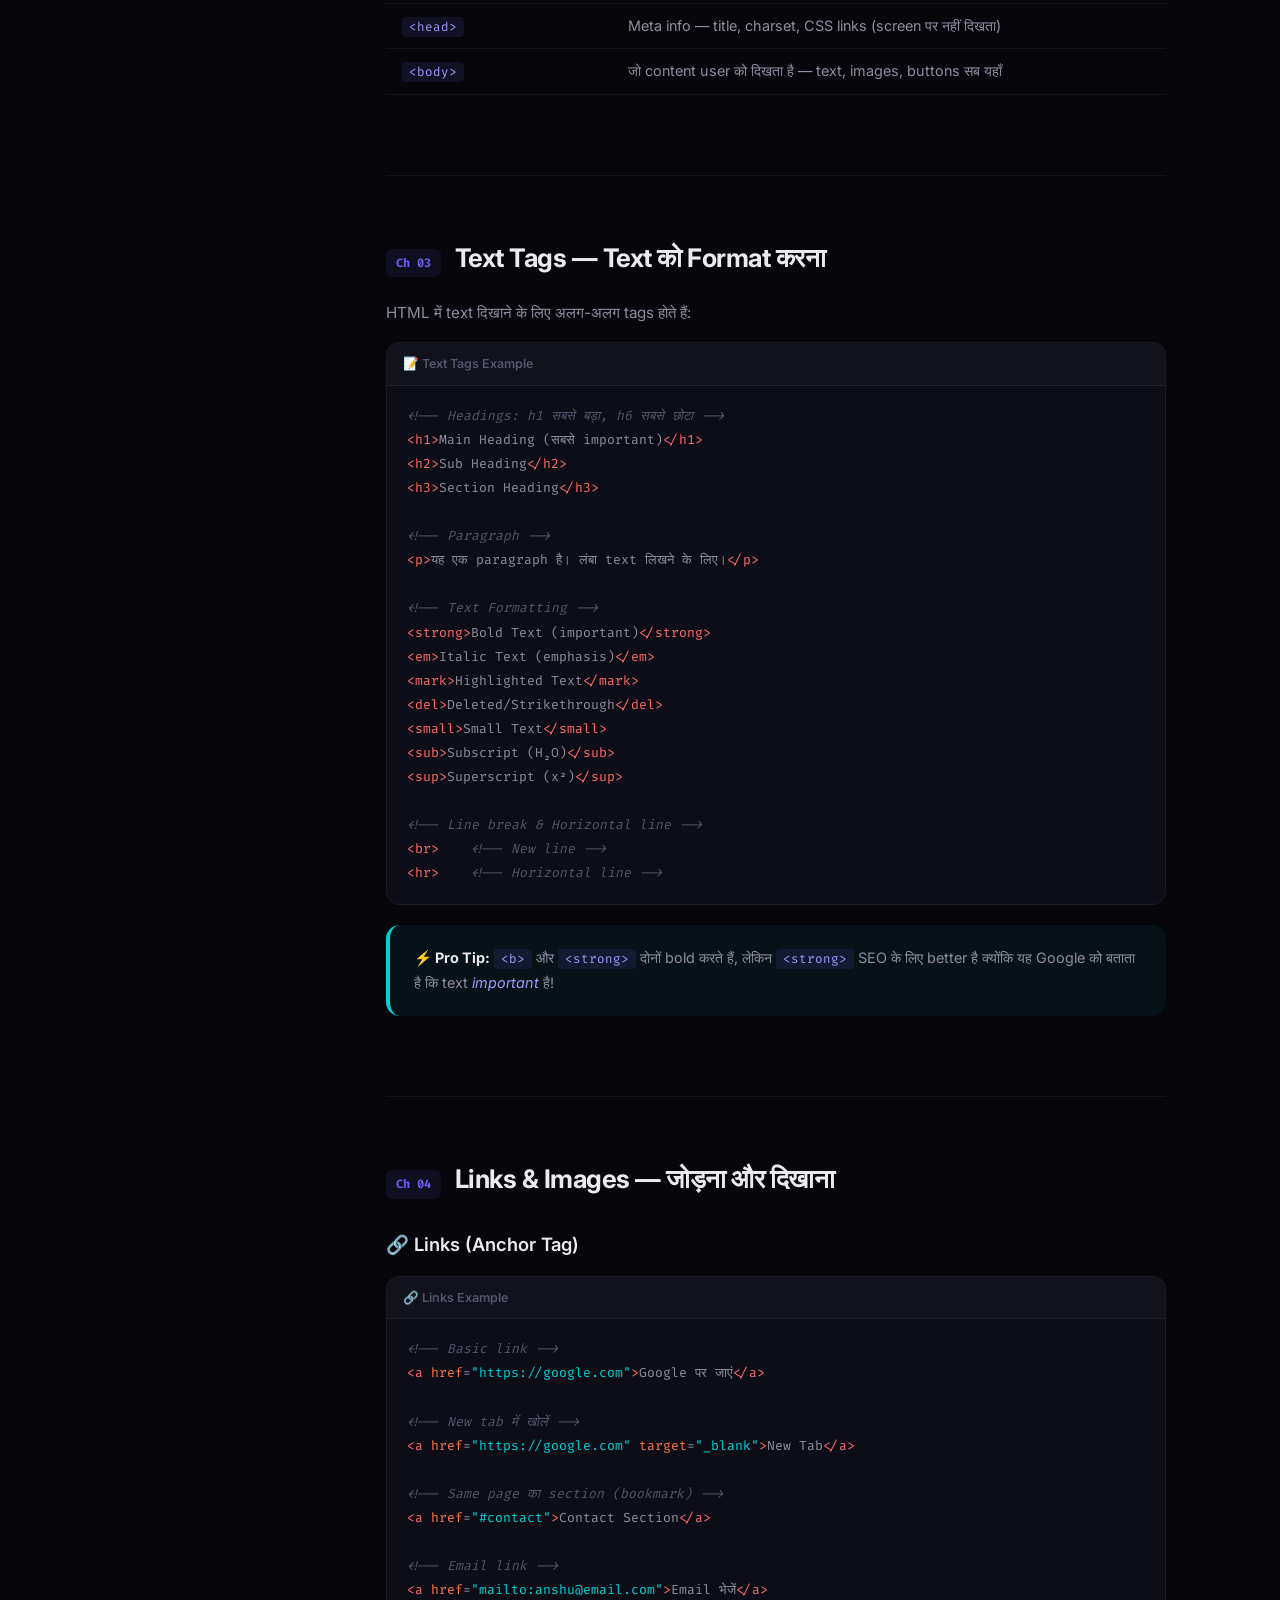
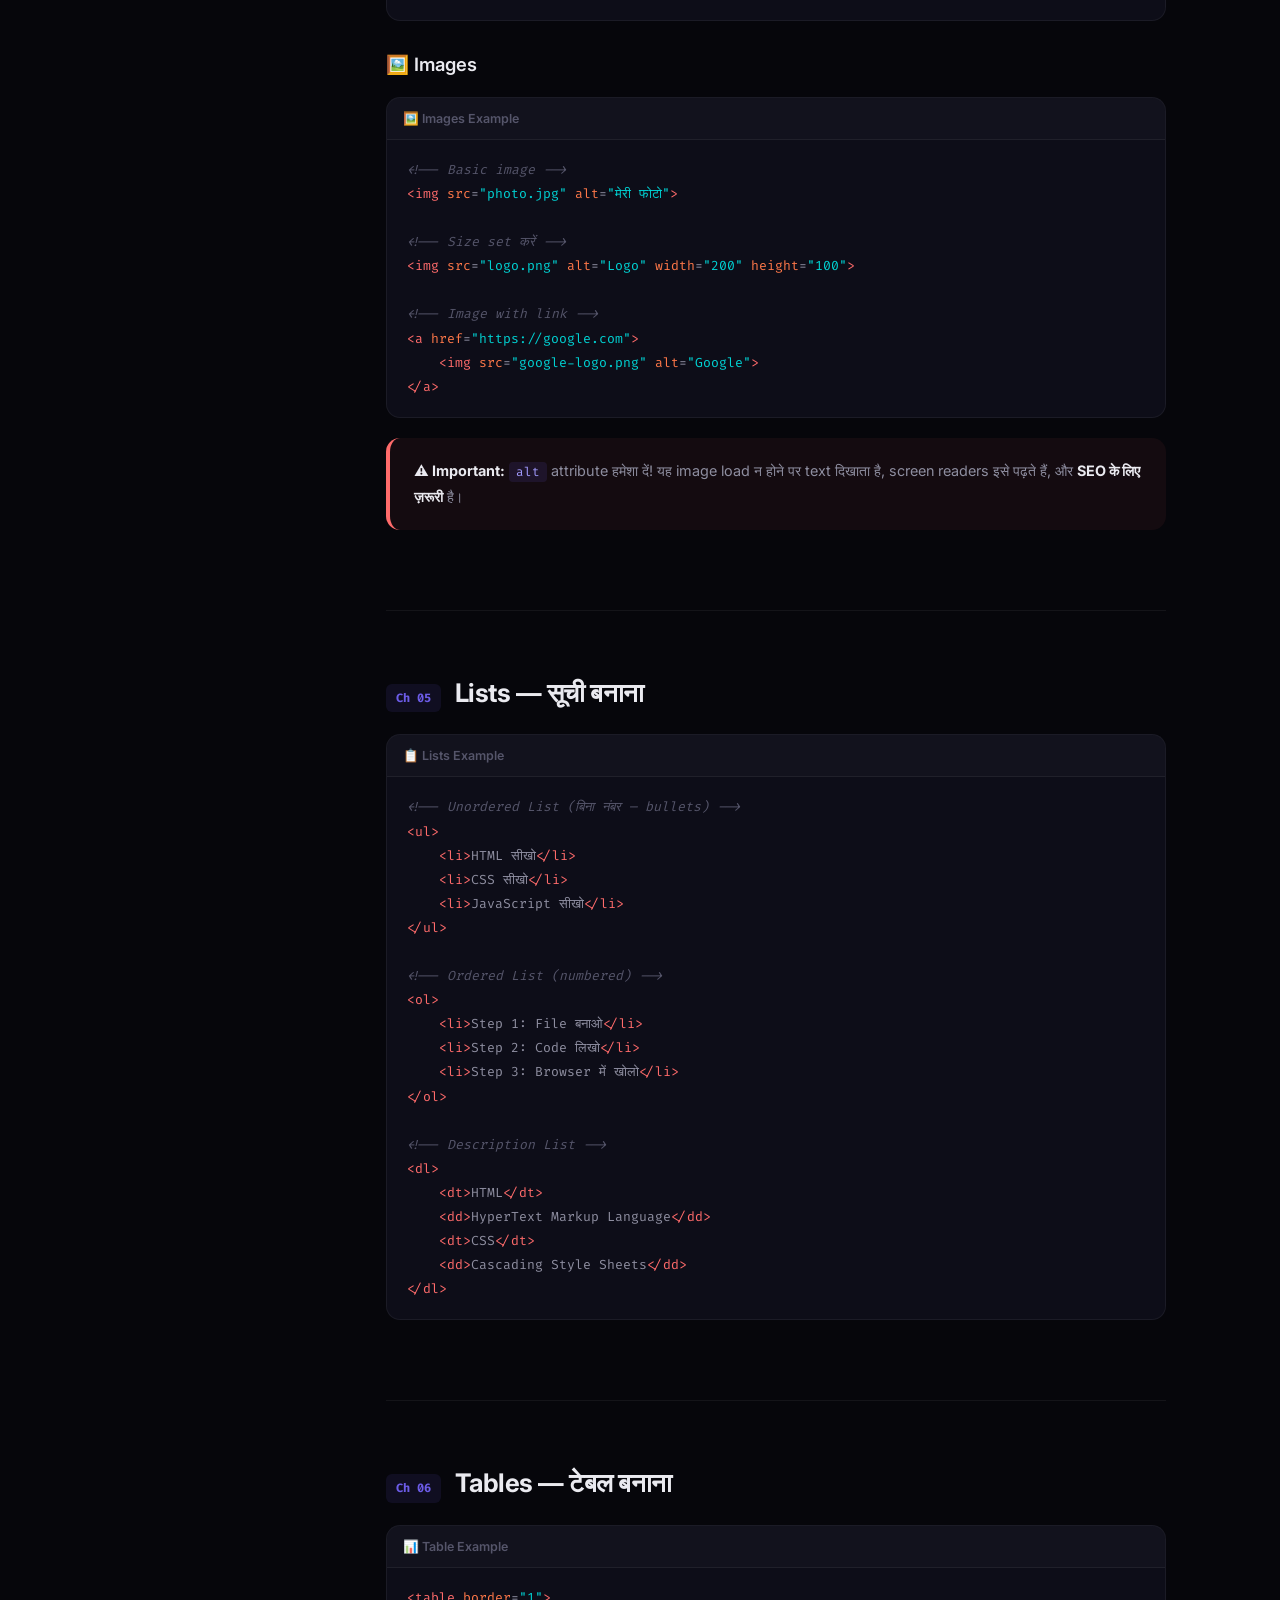
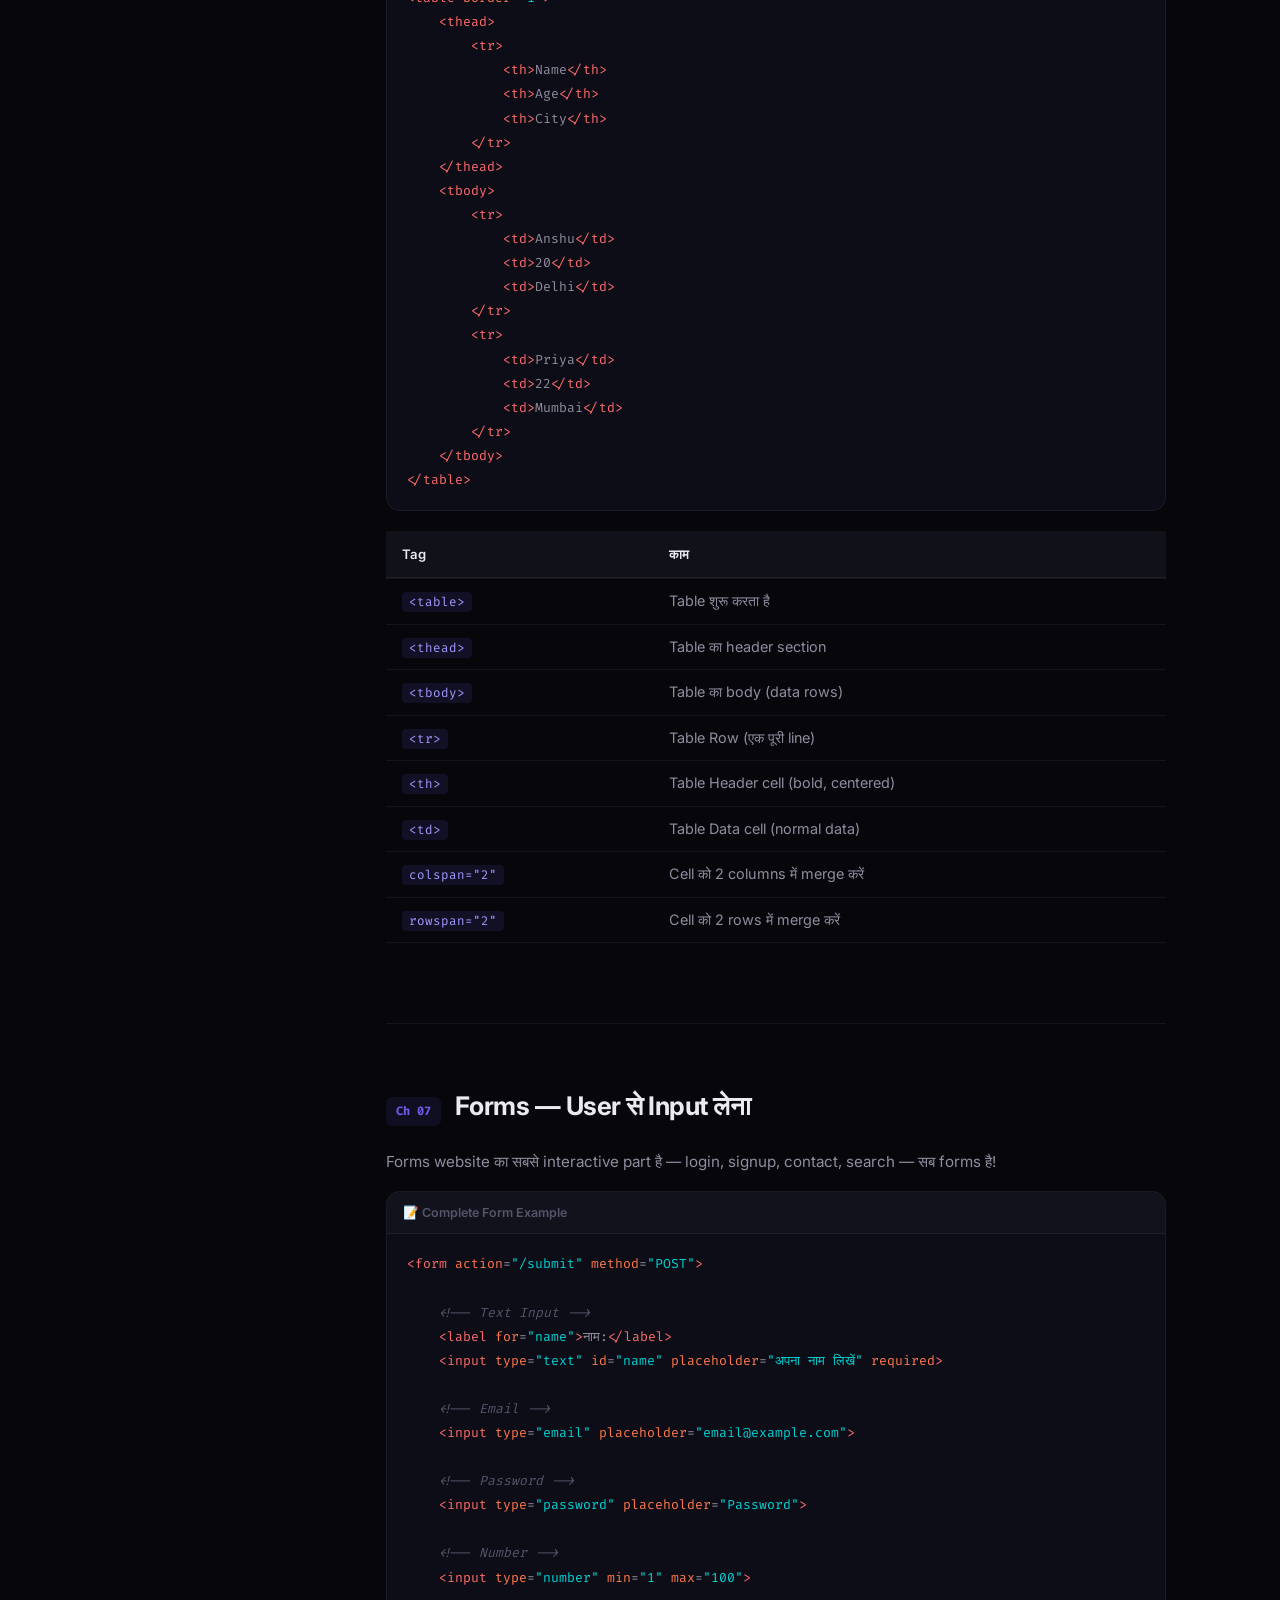
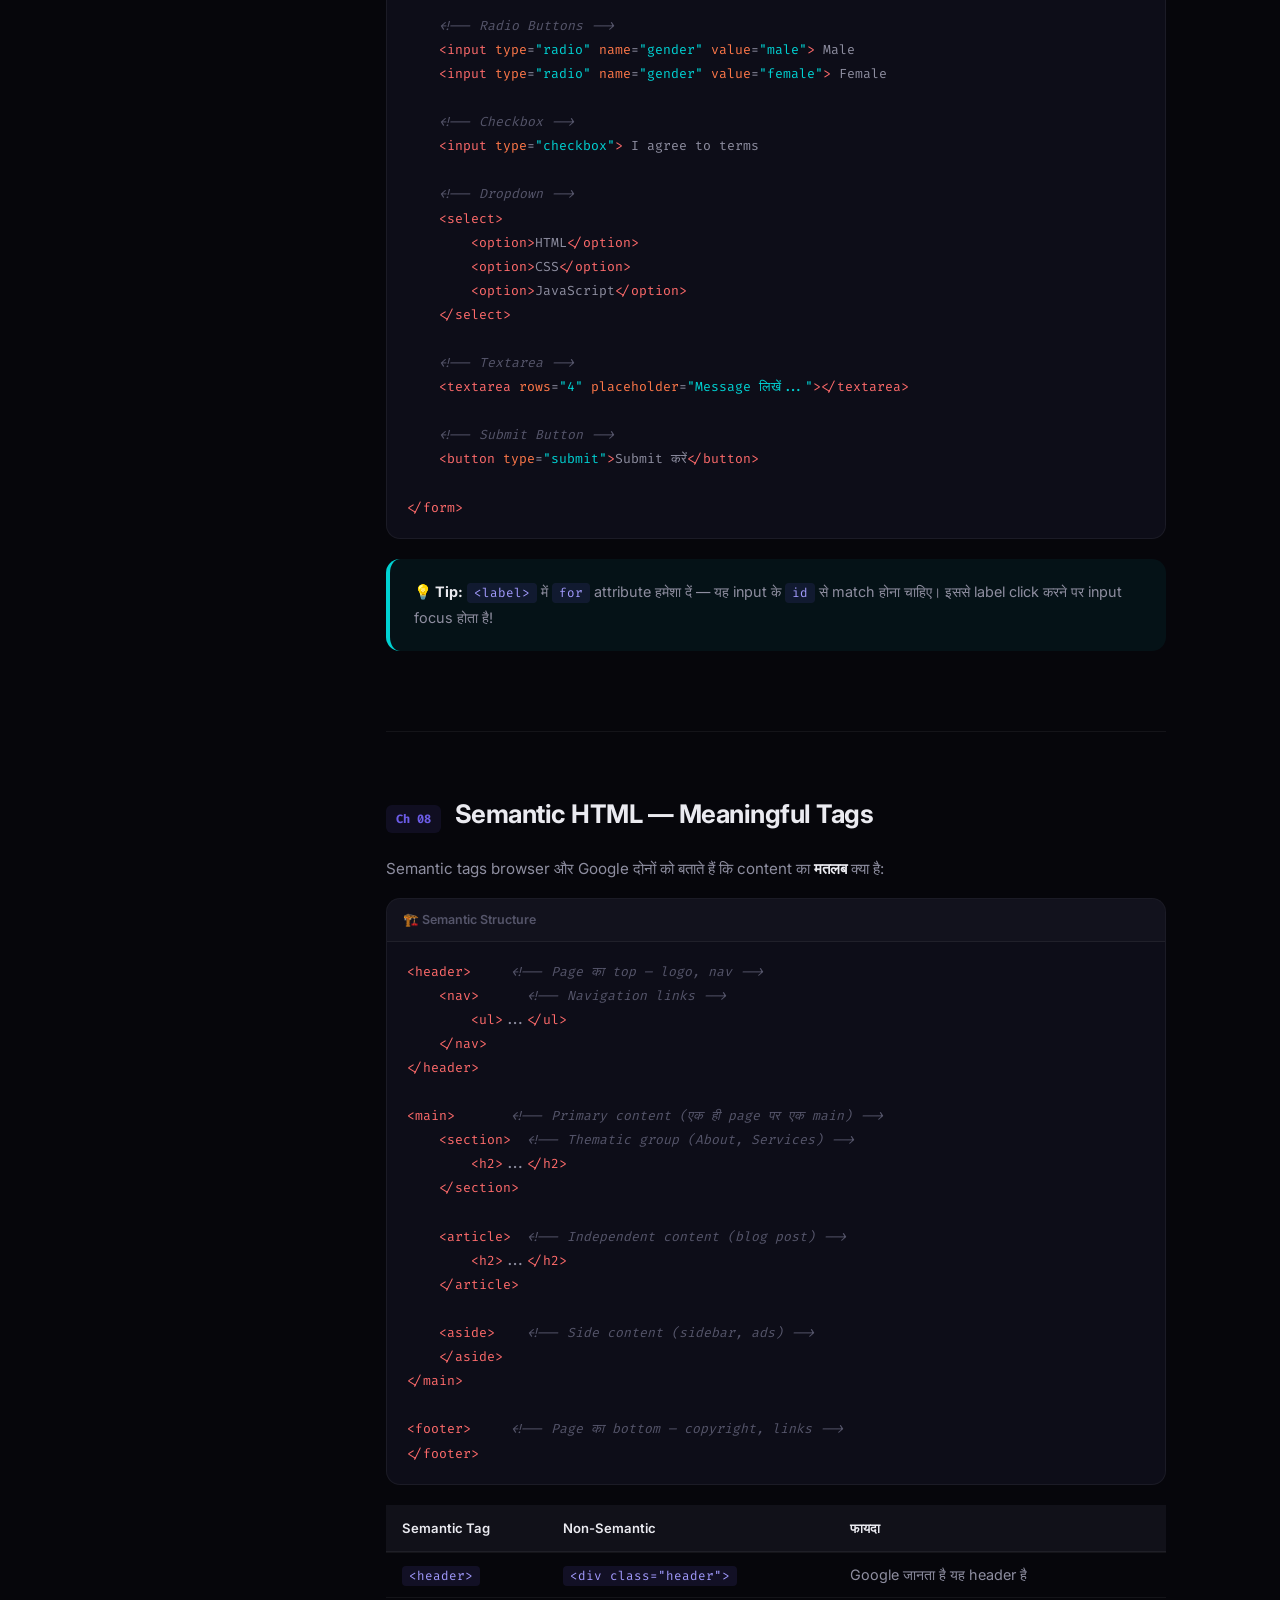
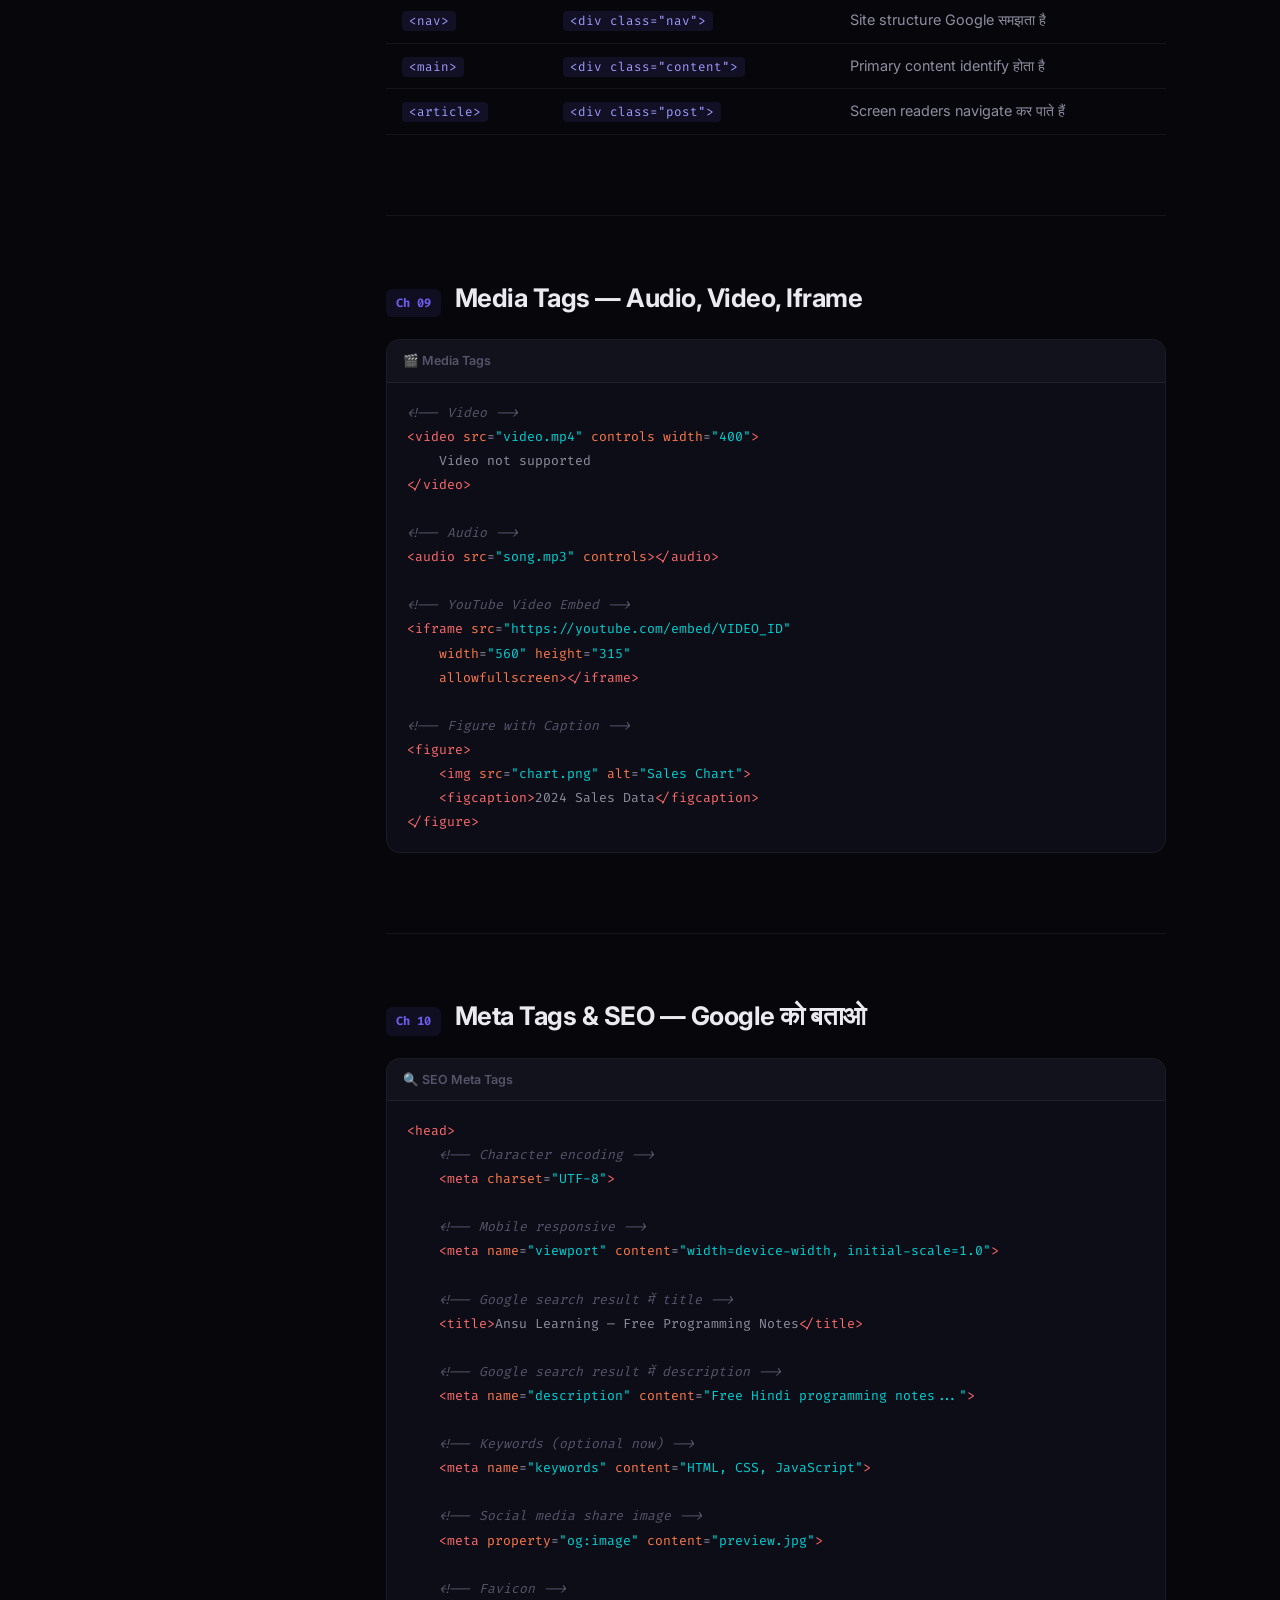
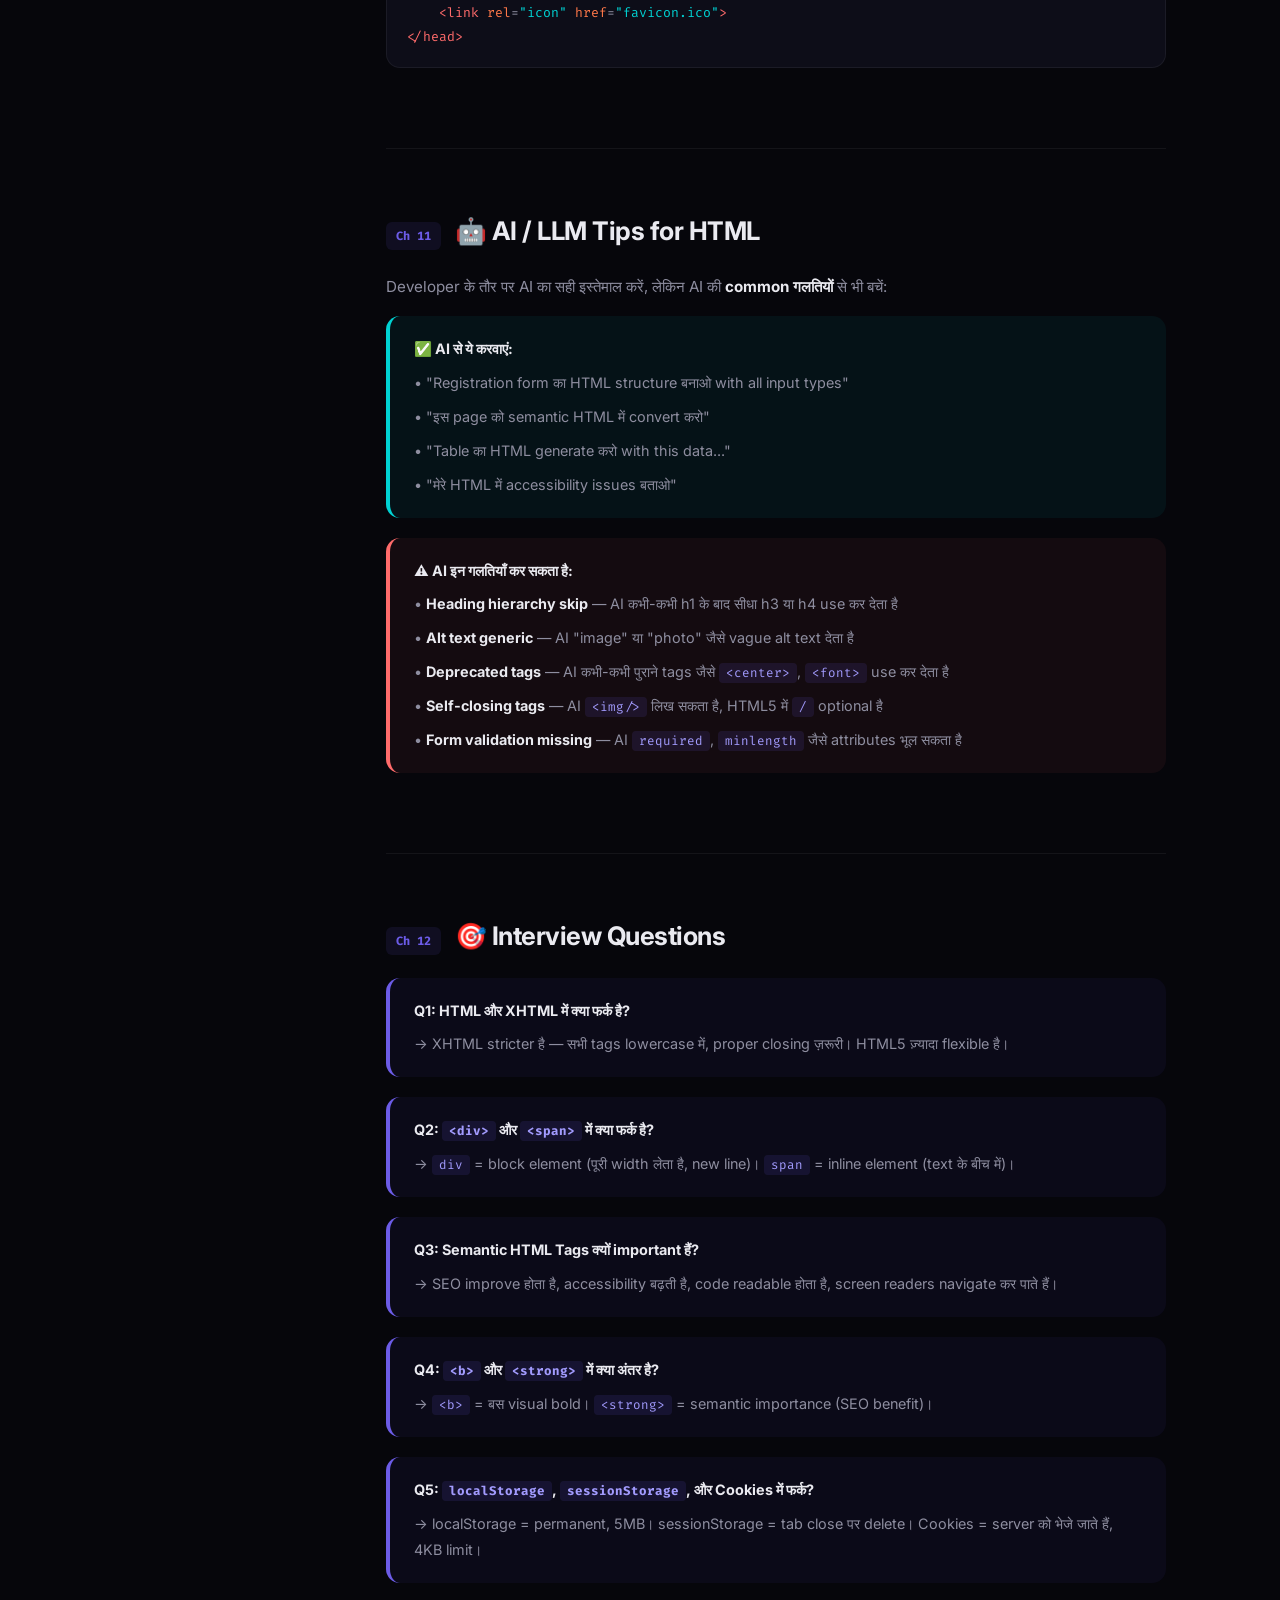
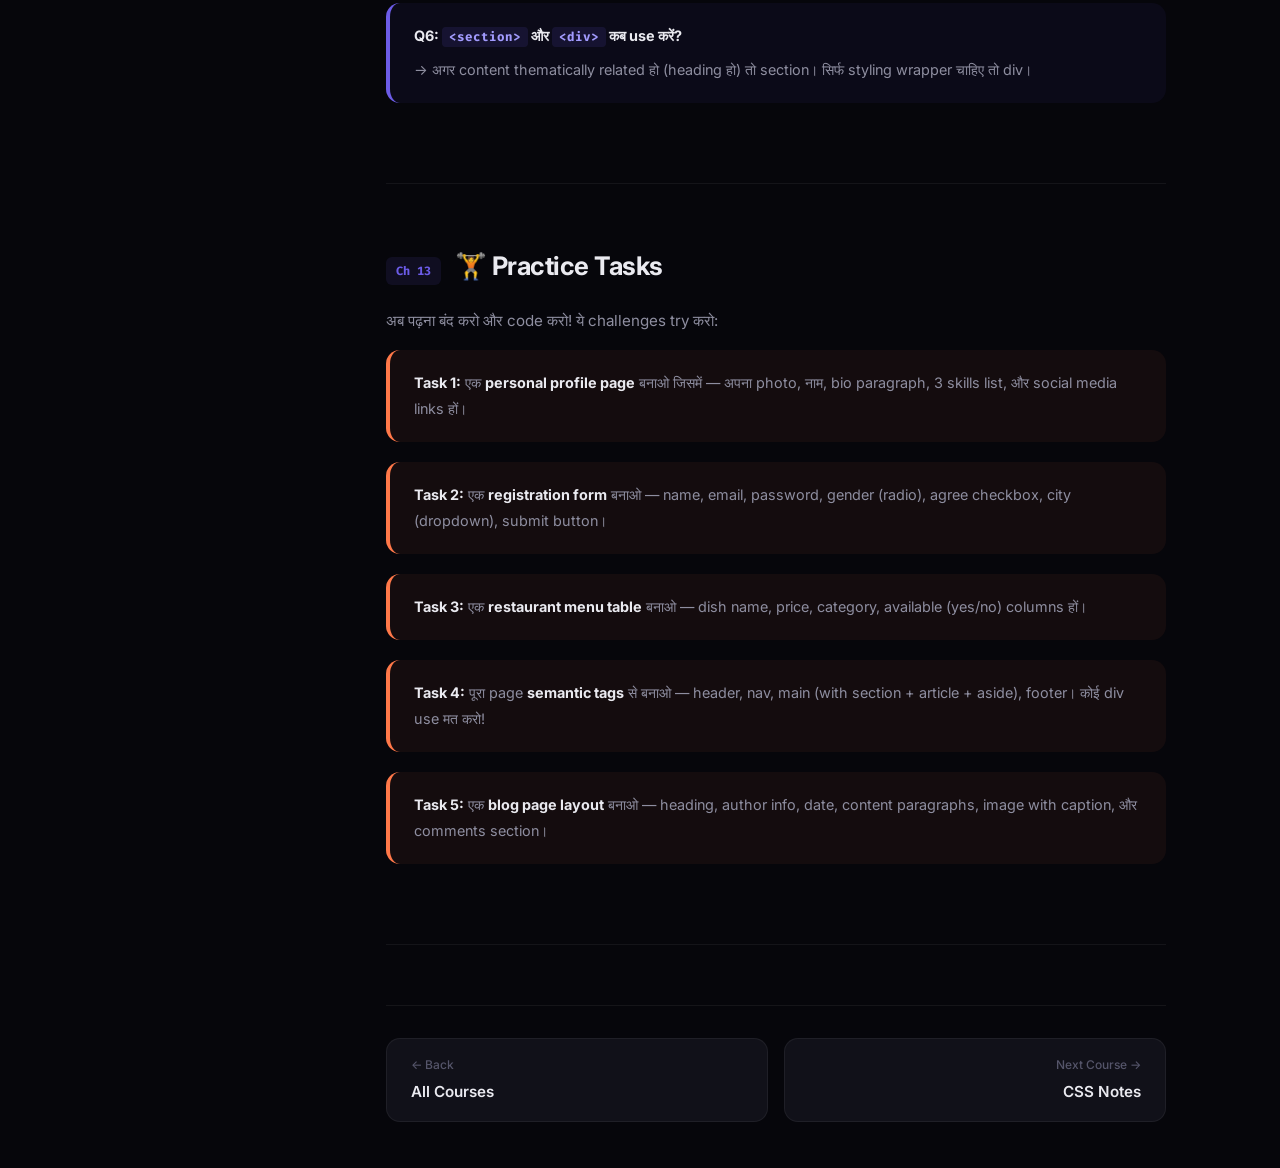
<file: html-notes.html>
<!DOCTYPE html>
<html lang="hi">

<head>
    <meta charset="UTF-8">
    <meta name="viewport" content="width=device-width, initial-scale=1.0">
    <meta name="description"
        content="HTML Complete Notes in Hindi — Tags, Attributes, Forms, Tables, Semantic HTML सब कुछ detail में!">
    <title>HTML Notes — Ansu Learning</title>
    <link rel="stylesheet" href="course.css">
    <link rel="preconnect" href="https://fonts.googleapis.com">
    <link rel="preconnect" href="https://fonts.gstatic.com" crossorigin>
    <link
        href="https://fonts.googleapis.com/css2?family=Inter:wght@300;400;500;600;700;800&family=Fira+Code:wght@400;500&display=swap"
        rel="stylesheet">
</head>

<body>

    <header class="course-header">
        <div class="header-inner">
            <a href="index.html" class="back-link">← Back to Courses</a>
            <div class="course-title-bar">
                <span class="icon">🏗️</span>
                <h1>HTML Complete Notes</h1>
            </div>
        </div>
    </header>

    <div class="page-layout">
        <aside class="sidebar">
            <h3>Chapters</h3>
            <ul>
                <li><a href="#ch1">1. HTML क्या है?</a></li>
                <li><a href="#ch2">2. Basic Structure</a></li>
                <li><a href="#ch3">3. Text Tags</a></li>
                <li><a href="#ch4">4. Links & Images</a></li>
                <li><a href="#ch5">5. Lists</a></li>
                <li><a href="#ch6">6. Tables</a></li>
                <li><a href="#ch7">7. Forms</a></li>
                <li><a href="#ch8">8. Semantic HTML</a></li>
                <li><a href="#ch9">9. Media Tags</a></li>
                <li><a href="#ch10">10. Meta & SEO</a></li>
                <li><a href="#ch11">11. AI Tips</a></li>
                <li><a href="#ch12">12. Interview Questions</a></li>
                <li><a href="#ch13">13. Practice Tasks</a></li>
            </ul>
        </aside>

        <div class="course-content">

            <!-- Chapter 1 -->
            <div class="chapter" id="ch1">
                <div class="chapter-header">
                    <span class="ch-num">Ch 01</span>
                    <h2>HTML क्या है? — Introduction</h2>
                </div>
                <p><strong>HTML</strong> का full form है <em>HyperText Markup Language</em>। यह web का foundation है —
                    हर website HTML से बनती है।</p>
                <p>Simple शब्दों में: <strong>HTML website का skeleton (ढांचा) है।</strong> जैसे शरीर की हड्डियां होती
                    हैं, वैसे ही website का structure HTML से बनता है।</p>

                <h3>HTML क्यों ज़रूरी है?</h3>
                <ul>
                    <li><strong>हर website का base</strong> — बिना HTML के कोई webpage exist नहीं करता</li>
                    <li><strong>Browser समझता है</strong> — Browser HTML पढ़कर text, images, links display करता है</li>
                    <li><strong>सबसे आसान भाषा</strong> — कोई programming experience ज़रूरी नहीं</li>
                    <li><strong>SEO का foundation</strong> — Google आपकी site को HTML structure से समझता है</li>
                    <li><strong>CSS और JS का base</strong> — बिना HTML के CSS और JavaScript काम नहीं करती</li>
                </ul>

                <div class="info-box note">
                    <p><strong>💡 याद रखें:</strong> HTML एक <em>programming language नहीं</em> है — यह एक <em>markup
                            language</em> है। इसमें कोई logic, loops, या conditions नहीं होते। बस structure define होता
                        है।</p>
                </div>
            </div>

            <!-- Chapter 2 -->
            <div class="chapter" id="ch2">
                <div class="chapter-header">
                    <span class="ch-num">Ch 02</span>
                    <h2>Basic Structure — HTML का ढांचा</h2>
                </div>
                <p>हर HTML file का एक fixed structure होता है। Browser को बताना पड़ता है — "यह एक HTML document है":</p>

                <div class="code-block">
                    <div class="code-block-title">📄 index.html — Basic Structure</div>
                    <pre><code><span class="cmt">&lt;!-- 1. Document Type Declaration --&gt;</span>
<span class="tag">&lt;!DOCTYPE html&gt;</span>

<span class="cmt">&lt;!-- 2. HTML Root Element (lang = भाषा) --&gt;</span>
<span class="tag">&lt;html</span> <span class="attr">lang</span>=<span class="val">"hi"</span><span class="tag">&gt;</span>

<span class="cmt">&lt;!-- 3. Head — Meta info (browser को) --&gt;</span>
<span class="tag">&lt;head&gt;</span>
    <span class="tag">&lt;meta</span> <span class="attr">charset</span>=<span class="val">"UTF-8"</span><span class="tag">&gt;</span>
    <span class="tag">&lt;meta</span> <span class="attr">name</span>=<span class="val">"viewport"</span> <span class="attr">content</span>=<span class="val">"width=device-width, initial-scale=1.0"</span><span class="tag">&gt;</span>
    <span class="tag">&lt;title&gt;</span>मेरी पहली Website<span class="tag">&lt;/title&gt;</span>
<span class="tag">&lt;/head&gt;</span>

<span class="cmt">&lt;!-- 4. Body — जो screen पर दिखता है --&gt;</span>
<span class="tag">&lt;body&gt;</span>
    <span class="tag">&lt;h1&gt;</span>नमस्ते दुनिया! 🌍<span class="tag">&lt;/h1&gt;</span>
    <span class="tag">&lt;p&gt;</span>यह मेरी पहली website है।<span class="tag">&lt;/p&gt;</span>
<span class="tag">&lt;/body&gt;</span>

<span class="tag">&lt;/html&gt;</span></code></pre>
                </div>

                <h3>हर part का मतलब:</h3>
                <table class="notes-table">
                    <tr>
                        <th>Part</th>
                        <th>क्या करता है?</th>
                    </tr>
                    <tr>
                        <td><code>&lt;!DOCTYPE html&gt;</code></td>
                        <td>Browser को बताता है कि यह HTML5 document है</td>
                    </tr>
                    <tr>
                        <td><code>&lt;html&gt;</code></td>
                        <td>पूरे page का root element — सब कुछ इसके अंदर आता है</td>
                    </tr>
                    <tr>
                        <td><code>&lt;head&gt;</code></td>
                        <td>Meta info — title, charset, CSS links (screen पर नहीं दिखता)</td>
                    </tr>
                    <tr>
                        <td><code>&lt;body&gt;</code></td>
                        <td>जो content user को दिखता है — text, images, buttons सब यहाँ</td>
                    </tr>
                </table>
            </div>

            <!-- Chapter 3 -->
            <div class="chapter" id="ch3">
                <div class="chapter-header">
                    <span class="ch-num">Ch 03</span>
                    <h2>Text Tags — Text को Format करना</h2>
                </div>
                <p>HTML में text दिखाने के लिए अलग-अलग tags होते हैं:</p>

                <div class="code-block">
                    <div class="code-block-title">📝 Text Tags Example</div>
                    <pre><code><span class="cmt">&lt;!-- Headings: h1 सबसे बड़ा, h6 सबसे छोटा --&gt;</span>
<span class="tag">&lt;h1&gt;</span>Main Heading (सबसे important)<span class="tag">&lt;/h1&gt;</span>
<span class="tag">&lt;h2&gt;</span>Sub Heading<span class="tag">&lt;/h2&gt;</span>
<span class="tag">&lt;h3&gt;</span>Section Heading<span class="tag">&lt;/h3&gt;</span>

<span class="cmt">&lt;!-- Paragraph --&gt;</span>
<span class="tag">&lt;p&gt;</span>यह एक paragraph है। लंबा text लिखने के लिए।<span class="tag">&lt;/p&gt;</span>

<span class="cmt">&lt;!-- Text Formatting --&gt;</span>
<span class="tag">&lt;strong&gt;</span>Bold Text (important)<span class="tag">&lt;/strong&gt;</span>
<span class="tag">&lt;em&gt;</span>Italic Text (emphasis)<span class="tag">&lt;/em&gt;</span>
<span class="tag">&lt;mark&gt;</span>Highlighted Text<span class="tag">&lt;/mark&gt;</span>
<span class="tag">&lt;del&gt;</span>Deleted/Strikethrough<span class="tag">&lt;/del&gt;</span>
<span class="tag">&lt;small&gt;</span>Small Text<span class="tag">&lt;/small&gt;</span>
<span class="tag">&lt;sub&gt;</span>Subscript (H₂O)<span class="tag">&lt;/sub&gt;</span>
<span class="tag">&lt;sup&gt;</span>Superscript (x²)<span class="tag">&lt;/sup&gt;</span>

<span class="cmt">&lt;!-- Line break & Horizontal line --&gt;</span>
<span class="tag">&lt;br&gt;</span>    <span class="cmt">&lt;!-- New line --&gt;</span>
<span class="tag">&lt;hr&gt;</span>    <span class="cmt">&lt;!-- Horizontal line --&gt;</span></code></pre>
                </div>

                <div class="info-box tip">
                    <p><strong>⚡ Pro Tip:</strong> <code>&lt;b&gt;</code> और <code>&lt;strong&gt;</code> दोनों bold करते
                        हैं, लेकिन <code>&lt;strong&gt;</code> SEO के लिए better है क्योंकि यह Google को बताता है कि
                        text <em>important</em> है!</p>
                </div>
            </div>

            <!-- Chapter 4 -->
            <div class="chapter" id="ch4">
                <div class="chapter-header">
                    <span class="ch-num">Ch 04</span>
                    <h2>Links & Images — जोड़ना और दिखाना</h2>
                </div>

                <h3>🔗 Links (Anchor Tag)</h3>
                <div class="code-block">
                    <div class="code-block-title">🔗 Links Example</div>
                    <pre><code><span class="cmt">&lt;!-- Basic link --&gt;</span>
<span class="tag">&lt;a</span> <span class="attr">href</span>=<span class="val">"https://google.com"</span><span class="tag">&gt;</span>Google पर जाएं<span class="tag">&lt;/a&gt;</span>

<span class="cmt">&lt;!-- New tab में खोलें --&gt;</span>
<span class="tag">&lt;a</span> <span class="attr">href</span>=<span class="val">"https://google.com"</span> <span class="attr">target</span>=<span class="val">"_blank"</span><span class="tag">&gt;</span>New Tab<span class="tag">&lt;/a&gt;</span>

<span class="cmt">&lt;!-- Same page का section (bookmark) --&gt;</span>
<span class="tag">&lt;a</span> <span class="attr">href</span>=<span class="val">"#contact"</span><span class="tag">&gt;</span>Contact Section<span class="tag">&lt;/a&gt;</span>

<span class="cmt">&lt;!-- Email link --&gt;</span>
<span class="tag">&lt;a</span> <span class="attr">href</span>=<span class="val">"mailto:anshu@email.com"</span><span class="tag">&gt;</span>Email भेजें<span class="tag">&lt;/a&gt;</span></code></pre>
                </div>

                <h3>🖼️ Images</h3>
                <div class="code-block">
                    <div class="code-block-title">🖼️ Images Example</div>
                    <pre><code><span class="cmt">&lt;!-- Basic image --&gt;</span>
<span class="tag">&lt;img</span> <span class="attr">src</span>=<span class="val">"photo.jpg"</span> <span class="attr">alt</span>=<span class="val">"मेरी फोटो"</span><span class="tag">&gt;</span>

<span class="cmt">&lt;!-- Size set करें --&gt;</span>
<span class="tag">&lt;img</span> <span class="attr">src</span>=<span class="val">"logo.png"</span> <span class="attr">alt</span>=<span class="val">"Logo"</span> <span class="attr">width</span>=<span class="val">"200"</span> <span class="attr">height</span>=<span class="val">"100"</span><span class="tag">&gt;</span>

<span class="cmt">&lt;!-- Image with link --&gt;</span>
<span class="tag">&lt;a</span> <span class="attr">href</span>=<span class="val">"https://google.com"</span><span class="tag">&gt;</span>
    <span class="tag">&lt;img</span> <span class="attr">src</span>=<span class="val">"google-logo.png"</span> <span class="attr">alt</span>=<span class="val">"Google"</span><span class="tag">&gt;</span>
<span class="tag">&lt;/a&gt;</span></code></pre>
                </div>

                <div class="info-box warn">
                    <p><strong>⚠️ Important:</strong> <code>alt</code> attribute हमेशा दें! यह image load न होने पर text
                        दिखाता है, screen readers इसे पढ़ते हैं, और <strong>SEO के लिए ज़रूरी</strong> है।</p>
                </div>
            </div>

            <!-- Chapter 5 -->
            <div class="chapter" id="ch5">
                <div class="chapter-header">
                    <span class="ch-num">Ch 05</span>
                    <h2>Lists — सूची बनाना</h2>
                </div>
                <div class="code-block">
                    <div class="code-block-title">📋 Lists Example</div>
                    <pre><code><span class="cmt">&lt;!-- Unordered List (बिना नंबर — bullets) --&gt;</span>
<span class="tag">&lt;ul&gt;</span>
    <span class="tag">&lt;li&gt;</span>HTML सीखो<span class="tag">&lt;/li&gt;</span>
    <span class="tag">&lt;li&gt;</span>CSS सीखो<span class="tag">&lt;/li&gt;</span>
    <span class="tag">&lt;li&gt;</span>JavaScript सीखो<span class="tag">&lt;/li&gt;</span>
<span class="tag">&lt;/ul&gt;</span>

<span class="cmt">&lt;!-- Ordered List (numbered) --&gt;</span>
<span class="tag">&lt;ol&gt;</span>
    <span class="tag">&lt;li&gt;</span>Step 1: File बनाओ<span class="tag">&lt;/li&gt;</span>
    <span class="tag">&lt;li&gt;</span>Step 2: Code लिखो<span class="tag">&lt;/li&gt;</span>
    <span class="tag">&lt;li&gt;</span>Step 3: Browser में खोलो<span class="tag">&lt;/li&gt;</span>
<span class="tag">&lt;/ol&gt;</span>

<span class="cmt">&lt;!-- Description List --&gt;</span>
<span class="tag">&lt;dl&gt;</span>
    <span class="tag">&lt;dt&gt;</span>HTML<span class="tag">&lt;/dt&gt;</span>
    <span class="tag">&lt;dd&gt;</span>HyperText Markup Language<span class="tag">&lt;/dd&gt;</span>
    <span class="tag">&lt;dt&gt;</span>CSS<span class="tag">&lt;/dt&gt;</span>
    <span class="tag">&lt;dd&gt;</span>Cascading Style Sheets<span class="tag">&lt;/dd&gt;</span>
<span class="tag">&lt;/dl&gt;</span></code></pre>
                </div>
            </div>

            <!-- Chapter 6 -->
            <div class="chapter" id="ch6">
                <div class="chapter-header">
                    <span class="ch-num">Ch 06</span>
                    <h2>Tables — टेबल बनाना</h2>
                </div>
                <div class="code-block">
                    <div class="code-block-title">📊 Table Example</div>
                    <pre><code><span class="tag">&lt;table</span> <span class="attr">border</span>=<span class="val">"1"</span><span class="tag">&gt;</span>
    <span class="tag">&lt;thead&gt;</span>
        <span class="tag">&lt;tr&gt;</span>
            <span class="tag">&lt;th&gt;</span>Name<span class="tag">&lt;/th&gt;</span>
            <span class="tag">&lt;th&gt;</span>Age<span class="tag">&lt;/th&gt;</span>
            <span class="tag">&lt;th&gt;</span>City<span class="tag">&lt;/th&gt;</span>
        <span class="tag">&lt;/tr&gt;</span>
    <span class="tag">&lt;/thead&gt;</span>
    <span class="tag">&lt;tbody&gt;</span>
        <span class="tag">&lt;tr&gt;</span>
            <span class="tag">&lt;td&gt;</span>Anshu<span class="tag">&lt;/td&gt;</span>
            <span class="tag">&lt;td&gt;</span>20<span class="tag">&lt;/td&gt;</span>
            <span class="tag">&lt;td&gt;</span>Delhi<span class="tag">&lt;/td&gt;</span>
        <span class="tag">&lt;/tr&gt;</span>
        <span class="tag">&lt;tr&gt;</span>
            <span class="tag">&lt;td&gt;</span>Priya<span class="tag">&lt;/td&gt;</span>
            <span class="tag">&lt;td&gt;</span>22<span class="tag">&lt;/td&gt;</span>
            <span class="tag">&lt;td&gt;</span>Mumbai<span class="tag">&lt;/td&gt;</span>
        <span class="tag">&lt;/tr&gt;</span>
    <span class="tag">&lt;/tbody&gt;</span>
<span class="tag">&lt;/table&gt;</span></code></pre>
                </div>
                <table class="notes-table">
                    <tr>
                        <th>Tag</th>
                        <th>काम</th>
                    </tr>
                    <tr>
                        <td><code>&lt;table&gt;</code></td>
                        <td>Table शुरू करता है</td>
                    </tr>
                    <tr>
                        <td><code>&lt;thead&gt;</code></td>
                        <td>Table का header section</td>
                    </tr>
                    <tr>
                        <td><code>&lt;tbody&gt;</code></td>
                        <td>Table का body (data rows)</td>
                    </tr>
                    <tr>
                        <td><code>&lt;tr&gt;</code></td>
                        <td>Table Row (एक पूरी line)</td>
                    </tr>
                    <tr>
                        <td><code>&lt;th&gt;</code></td>
                        <td>Table Header cell (bold, centered)</td>
                    </tr>
                    <tr>
                        <td><code>&lt;td&gt;</code></td>
                        <td>Table Data cell (normal data)</td>
                    </tr>
                    <tr>
                        <td><code>colspan="2"</code></td>
                        <td>Cell को 2 columns में merge करें</td>
                    </tr>
                    <tr>
                        <td><code>rowspan="2"</code></td>
                        <td>Cell को 2 rows में merge करें</td>
                    </tr>
                </table>
            </div>

            <!-- Chapter 7 -->
            <div class="chapter" id="ch7">
                <div class="chapter-header">
                    <span class="ch-num">Ch 07</span>
                    <h2>Forms — User से Input लेना</h2>
                </div>
                <p>Forms website का सबसे interactive part है — login, signup, contact, search — सब forms है!</p>

                <div class="code-block">
                    <div class="code-block-title">📝 Complete Form Example</div>
                    <pre><code><span class="tag">&lt;form</span> <span class="attr">action</span>=<span class="val">"/submit"</span> <span class="attr">method</span>=<span class="val">"POST"</span><span class="tag">&gt;</span>

    <span class="cmt">&lt;!-- Text Input --&gt;</span>
    <span class="tag">&lt;label</span> <span class="attr">for</span>=<span class="val">"name"</span><span class="tag">&gt;</span>नाम:<span class="tag">&lt;/label&gt;</span>
    <span class="tag">&lt;input</span> <span class="attr">type</span>=<span class="val">"text"</span> <span class="attr">id</span>=<span class="val">"name"</span> <span class="attr">placeholder</span>=<span class="val">"अपना नाम लिखें"</span> <span class="attr">required</span><span class="tag">&gt;</span>

    <span class="cmt">&lt;!-- Email --&gt;</span>
    <span class="tag">&lt;input</span> <span class="attr">type</span>=<span class="val">"email"</span> <span class="attr">placeholder</span>=<span class="val">"email@example.com"</span><span class="tag">&gt;</span>

    <span class="cmt">&lt;!-- Password --&gt;</span>
    <span class="tag">&lt;input</span> <span class="attr">type</span>=<span class="val">"password"</span> <span class="attr">placeholder</span>=<span class="val">"Password"</span><span class="tag">&gt;</span>

    <span class="cmt">&lt;!-- Number --&gt;</span>
    <span class="tag">&lt;input</span> <span class="attr">type</span>=<span class="val">"number"</span> <span class="attr">min</span>=<span class="val">"1"</span> <span class="attr">max</span>=<span class="val">"100"</span><span class="tag">&gt;</span>

    <span class="cmt">&lt;!-- Radio Buttons --&gt;</span>
    <span class="tag">&lt;input</span> <span class="attr">type</span>=<span class="val">"radio"</span> <span class="attr">name</span>=<span class="val">"gender"</span> <span class="attr">value</span>=<span class="val">"male"</span><span class="tag">&gt;</span> Male
    <span class="tag">&lt;input</span> <span class="attr">type</span>=<span class="val">"radio"</span> <span class="attr">name</span>=<span class="val">"gender"</span> <span class="attr">value</span>=<span class="val">"female"</span><span class="tag">&gt;</span> Female

    <span class="cmt">&lt;!-- Checkbox --&gt;</span>
    <span class="tag">&lt;input</span> <span class="attr">type</span>=<span class="val">"checkbox"</span><span class="tag">&gt;</span> I agree to terms

    <span class="cmt">&lt;!-- Dropdown --&gt;</span>
    <span class="tag">&lt;select&gt;</span>
        <span class="tag">&lt;option&gt;</span>HTML<span class="tag">&lt;/option&gt;</span>
        <span class="tag">&lt;option&gt;</span>CSS<span class="tag">&lt;/option&gt;</span>
        <span class="tag">&lt;option&gt;</span>JavaScript<span class="tag">&lt;/option&gt;</span>
    <span class="tag">&lt;/select&gt;</span>

    <span class="cmt">&lt;!-- Textarea --&gt;</span>
    <span class="tag">&lt;textarea</span> <span class="attr">rows</span>=<span class="val">"4"</span> <span class="attr">placeholder</span>=<span class="val">"Message लिखें..."</span><span class="tag">&gt;&lt;/textarea&gt;</span>

    <span class="cmt">&lt;!-- Submit Button --&gt;</span>
    <span class="tag">&lt;button</span> <span class="attr">type</span>=<span class="val">"submit"</span><span class="tag">&gt;</span>Submit करें<span class="tag">&lt;/button&gt;</span>

<span class="tag">&lt;/form&gt;</span></code></pre>
                </div>

                <div class="info-box tip">
                    <p><strong>💡 Tip:</strong> <code>&lt;label&gt;</code> में <code>for</code> attribute हमेशा दें — यह
                        input के <code>id</code> से match होना चाहिए। इससे label click करने पर input focus होता है!</p>
                </div>
            </div>

            <!-- Chapter 8 -->
            <div class="chapter" id="ch8">
                <div class="chapter-header">
                    <span class="ch-num">Ch 08</span>
                    <h2>Semantic HTML — Meaningful Tags</h2>
                </div>
                <p>Semantic tags browser और Google दोनों को बताते हैं कि content का <strong>मतलब</strong> क्या है:</p>

                <div class="code-block">
                    <div class="code-block-title">🏗️ Semantic Structure</div>
                    <pre><code><span class="tag">&lt;header&gt;</span>     <span class="cmt">&lt;!-- Page का top — logo, nav --&gt;</span>
    <span class="tag">&lt;nav&gt;</span>      <span class="cmt">&lt;!-- Navigation links --&gt;</span>
        <span class="tag">&lt;ul&gt;</span>...<span class="tag">&lt;/ul&gt;</span>
    <span class="tag">&lt;/nav&gt;</span>
<span class="tag">&lt;/header&gt;</span>

<span class="tag">&lt;main&gt;</span>       <span class="cmt">&lt;!-- Primary content (एक ही page पर एक main) --&gt;</span>
    <span class="tag">&lt;section&gt;</span>  <span class="cmt">&lt;!-- Thematic group (About, Services) --&gt;</span>
        <span class="tag">&lt;h2&gt;</span>...<span class="tag">&lt;/h2&gt;</span>
    <span class="tag">&lt;/section&gt;</span>

    <span class="tag">&lt;article&gt;</span>  <span class="cmt">&lt;!-- Independent content (blog post) --&gt;</span>
        <span class="tag">&lt;h2&gt;</span>...<span class="tag">&lt;/h2&gt;</span>
    <span class="tag">&lt;/article&gt;</span>

    <span class="tag">&lt;aside&gt;</span>    <span class="cmt">&lt;!-- Side content (sidebar, ads) --&gt;</span>
    <span class="tag">&lt;/aside&gt;</span>
<span class="tag">&lt;/main&gt;</span>

<span class="tag">&lt;footer&gt;</span>     <span class="cmt">&lt;!-- Page का bottom — copyright, links --&gt;</span>
<span class="tag">&lt;/footer&gt;</span></code></pre>
                </div>

                <table class="notes-table">
                    <tr>
                        <th>Semantic Tag</th>
                        <th>Non-Semantic</th>
                        <th>फायदा</th>
                    </tr>
                    <tr>
                        <td><code>&lt;header&gt;</code></td>
                        <td><code>&lt;div class="header"&gt;</code></td>
                        <td>Google जानता है यह header है</td>
                    </tr>
                    <tr>
                        <td><code>&lt;nav&gt;</code></td>
                        <td><code>&lt;div class="nav"&gt;</code></td>
                        <td>Site structure Google समझता है</td>
                    </tr>
                    <tr>
                        <td><code>&lt;main&gt;</code></td>
                        <td><code>&lt;div class="content"&gt;</code></td>
                        <td>Primary content identify होता है</td>
                    </tr>
                    <tr>
                        <td><code>&lt;article&gt;</code></td>
                        <td><code>&lt;div class="post"&gt;</code></td>
                        <td>Screen readers navigate कर पाते हैं</td>
                    </tr>
                </table>
            </div>

            <!-- Chapter 9 -->
            <div class="chapter" id="ch9">
                <div class="chapter-header">
                    <span class="ch-num">Ch 09</span>
                    <h2>Media Tags — Audio, Video, Iframe</h2>
                </div>
                <div class="code-block">
                    <div class="code-block-title">🎬 Media Tags</div>
                    <pre><code><span class="cmt">&lt;!-- Video --&gt;</span>
<span class="tag">&lt;video</span> <span class="attr">src</span>=<span class="val">"video.mp4"</span> <span class="attr">controls</span> <span class="attr">width</span>=<span class="val">"400"</span><span class="tag">&gt;</span>
    Video not supported
<span class="tag">&lt;/video&gt;</span>

<span class="cmt">&lt;!-- Audio --&gt;</span>
<span class="tag">&lt;audio</span> <span class="attr">src</span>=<span class="val">"song.mp3"</span> <span class="attr">controls</span><span class="tag">&gt;&lt;/audio&gt;</span>

<span class="cmt">&lt;!-- YouTube Video Embed --&gt;</span>
<span class="tag">&lt;iframe</span> <span class="attr">src</span>=<span class="val">"https://youtube.com/embed/VIDEO_ID"</span>
    <span class="attr">width</span>=<span class="val">"560"</span> <span class="attr">height</span>=<span class="val">"315"</span>
    <span class="attr">allowfullscreen</span><span class="tag">&gt;&lt;/iframe&gt;</span>

<span class="cmt">&lt;!-- Figure with Caption --&gt;</span>
<span class="tag">&lt;figure&gt;</span>
    <span class="tag">&lt;img</span> <span class="attr">src</span>=<span class="val">"chart.png"</span> <span class="attr">alt</span>=<span class="val">"Sales Chart"</span><span class="tag">&gt;</span>
    <span class="tag">&lt;figcaption&gt;</span>2024 Sales Data<span class="tag">&lt;/figcaption&gt;</span>
<span class="tag">&lt;/figure&gt;</span></code></pre>
                </div>
            </div>

            <!-- Chapter 10 -->
            <div class="chapter" id="ch10">
                <div class="chapter-header">
                    <span class="ch-num">Ch 10</span>
                    <h2>Meta Tags & SEO — Google को बताओ</h2>
                </div>
                <div class="code-block">
                    <div class="code-block-title">🔍 SEO Meta Tags</div>
                    <pre><code><span class="tag">&lt;head&gt;</span>
    <span class="cmt">&lt;!-- Character encoding --&gt;</span>
    <span class="tag">&lt;meta</span> <span class="attr">charset</span>=<span class="val">"UTF-8"</span><span class="tag">&gt;</span>

    <span class="cmt">&lt;!-- Mobile responsive --&gt;</span>
    <span class="tag">&lt;meta</span> <span class="attr">name</span>=<span class="val">"viewport"</span> <span class="attr">content</span>=<span class="val">"width=device-width, initial-scale=1.0"</span><span class="tag">&gt;</span>

    <span class="cmt">&lt;!-- Google search result में title --&gt;</span>
    <span class="tag">&lt;title&gt;</span>Ansu Learning — Free Programming Notes<span class="tag">&lt;/title&gt;</span>

    <span class="cmt">&lt;!-- Google search result में description --&gt;</span>
    <span class="tag">&lt;meta</span> <span class="attr">name</span>=<span class="val">"description"</span> <span class="attr">content</span>=<span class="val">"Free Hindi programming notes..."</span><span class="tag">&gt;</span>

    <span class="cmt">&lt;!-- Keywords (optional now) --&gt;</span>
    <span class="tag">&lt;meta</span> <span class="attr">name</span>=<span class="val">"keywords"</span> <span class="attr">content</span>=<span class="val">"HTML, CSS, JavaScript"</span><span class="tag">&gt;</span>

    <span class="cmt">&lt;!-- Social media share image --&gt;</span>
    <span class="tag">&lt;meta</span> <span class="attr">property</span>=<span class="val">"og:image"</span> <span class="attr">content</span>=<span class="val">"preview.jpg"</span><span class="tag">&gt;</span>

    <span class="cmt">&lt;!-- Favicon --&gt;</span>
    <span class="tag">&lt;link</span> <span class="attr">rel</span>=<span class="val">"icon"</span> <span class="attr">href</span>=<span class="val">"favicon.ico"</span><span class="tag">&gt;</span>
<span class="tag">&lt;/head&gt;</span></code></pre>
                </div>
            </div>

            <!-- Chapter 11 — AI Tips -->
            <div class="chapter" id="ch11">
                <div class="chapter-header">
                    <span class="ch-num">Ch 11</span>
                    <h2>🤖 AI / LLM Tips for HTML</h2>
                </div>
                <p>Developer के तौर पर AI का सही इस्तेमाल करें, लेकिन AI की <strong>common गलतियों</strong> से भी बचें:
                </p>

                <div class="info-box tip">
                    <p><strong>✅ AI से ये करवाएं:</strong></p>
                    <p>• "Registration form का HTML structure बनाओ with all input types"</p>
                    <p>• "इस page को semantic HTML में convert करो"</p>
                    <p>• "Table का HTML generate करो with this data..."</p>
                    <p>• "मेरे HTML में accessibility issues बताओ"</p>
                </div>

                <div class="info-box warn">
                    <p><strong>⚠️ AI इन गलतियाँ कर सकता है:</strong></p>
                    <p>• <strong>Heading hierarchy skip</strong> — AI कभी-कभी h1 के बाद सीधा h3 या h4 use कर देता है</p>
                    <p>• <strong>Alt text generic</strong> — AI "image" या "photo" जैसे vague alt text देता है</p>
                    <p>• <strong>Deprecated tags</strong> — AI कभी-कभी पुराने tags जैसे <code>&lt;center&gt;</code>,
                        <code>&lt;font&gt;</code> use कर देता है</p>
                    <p>• <strong>Self-closing tags</strong> — AI <code>&lt;img/&gt;</code> लिख सकता है, HTML5 में
                        <code>/</code> optional है</p>
                    <p>• <strong>Form validation missing</strong> — AI <code>required</code>, <code>minlength</code>
                        जैसे attributes भूल सकता है</p>
                </div>
            </div>

            <!-- Chapter 12 — Interview Questions -->
            <div class="chapter" id="ch12">
                <div class="chapter-header">
                    <span class="ch-num">Ch 12</span>
                    <h2>🎯 Interview Questions</h2>
                </div>

                <div class="info-box note">
                    <p><strong>Q1: HTML और XHTML में क्या फर्क है?</strong></p>
                    <p>→ XHTML stricter है — सभी tags lowercase में, proper closing ज़रूरी। HTML5 ज़्यादा flexible है।
                    </p>
                </div>
                <div class="info-box note">
                    <p><strong>Q2: <code>&lt;div&gt;</code> और <code>&lt;span&gt;</code> में क्या फर्क है?</strong></p>
                    <p>→ <code>div</code> = block element (पूरी width लेता है, new line)। <code>span</code> = inline
                        element (text के बीच में)।</p>
                </div>
                <div class="info-box note">
                    <p><strong>Q3: Semantic HTML Tags क्यों important हैं?</strong></p>
                    <p>→ SEO improve होता है, accessibility बढ़ती है, code readable होता है, screen readers navigate कर
                        पाते हैं।</p>
                </div>
                <div class="info-box note">
                    <p><strong>Q4: <code>&lt;b&gt;</code> और <code>&lt;strong&gt;</code> में क्या अंतर है?</strong></p>
                    <p>→ <code>&lt;b&gt;</code> = बस visual bold। <code>&lt;strong&gt;</code> = semantic importance (SEO
                        benefit)।</p>
                </div>
                <div class="info-box note">
                    <p><strong>Q5: <code>localStorage</code>, <code>sessionStorage</code>, और Cookies में फर्क?</strong>
                    </p>
                    <p>→ localStorage = permanent, 5MB। sessionStorage = tab close पर delete। Cookies = server को भेजे
                        जाते हैं, 4KB limit।</p>
                </div>
                <div class="info-box note">
                    <p><strong>Q6: <code>&lt;section&gt;</code> और <code>&lt;div&gt;</code> कब use करें?</strong></p>
                    <p>→ अगर content thematically related हो (heading हो) तो section। सिर्फ styling wrapper चाहिए तो
                        div।</p>
                </div>
            </div>

            <!-- Chapter 13 — Practice Tasks -->
            <div class="chapter" id="ch13">
                <div class="chapter-header">
                    <span class="ch-num">Ch 13</span>
                    <h2>🏋️ Practice Tasks</h2>
                </div>
                <p>अब पढ़ना बंद करो और code करो! ये challenges try करो:</p>

                <div class="info-box important">
                    <p><strong>Task 1:</strong> एक <strong>personal profile page</strong> बनाओ जिसमें — अपना photo, नाम,
                        bio paragraph, 3 skills list, और social media links हों।</p>
                </div>
                <div class="info-box important">
                    <p><strong>Task 2:</strong> एक <strong>registration form</strong> बनाओ — name, email, password,
                        gender (radio), agree checkbox, city (dropdown), submit button।</p>
                </div>
                <div class="info-box important">
                    <p><strong>Task 3:</strong> एक <strong>restaurant menu table</strong> बनाओ — dish name, price,
                        category, available (yes/no) columns हों।</p>
                </div>
                <div class="info-box important">
                    <p><strong>Task 4:</strong> पूरा page <strong>semantic tags</strong> से बनाओ — header, nav, main
                        (with section + article + aside), footer। कोई div use मत करो!</p>
                </div>
                <div class="info-box important">
                    <p><strong>Task 5:</strong> एक <strong>blog page layout</strong> बनाओ — heading, author info, date,
                        content paragraphs, image with caption, और comments section।</p>
                </div>
            </div>

            <!-- Navigation -->
            <div class="course-nav">
                <a href="index.html" class="nav-btn">
                    <span class="nav-dir">← Back</span>
                    <span class="nav-title">All Courses</span>
                </a>
                <a href="css-notes.html" class="nav-btn next">
                    <span class="nav-dir">Next Course →</span>
                    <span class="nav-title">CSS Notes</span>
                </a>
            </div>

        </div>
    </div>

    <footer class="course-footer">
        <p>© 2026 <a href="index.html">Ansu Learning</a> | Built by Anshu with ❤️</p>
    </footer>

    <script>
        // Scroll reveal
        const io = new IntersectionObserver(es => {
            es.forEach(e => { if (e.isIntersecting) e.target.classList.add('visible'); });
        }, { threshold: 0.05, rootMargin: '0px 0px -30px 0px' });
        document.querySelectorAll('.chapter').forEach(el => io.observe(el));

        // Active sidebar link on scroll
        const chapters = document.querySelectorAll('.chapter');
        const sideLinks = document.querySelectorAll('.sidebar a');
        const sObs = new IntersectionObserver(es => {
            es.forEach(e => {
                if (e.isIntersecting) {
                    sideLinks.forEach(l => l.classList.remove('active'));
                    const id = e.target.id;
                    const link = document.querySelector(`.sidebar a[href="#${id}"]`);
                    if (link) link.classList.add('active');
                }
            });
        }, { threshold: 0.2, rootMargin: '-80px 0px -60% 0px' });
        chapters.forEach(ch => sObs.observe(ch));

        // Smooth scroll for sidebar
        document.querySelectorAll('.sidebar a').forEach(a => {
            a.addEventListener('click', e => {
                e.preventDefault();
                document.querySelector(a.getAttribute('href'))?.scrollIntoView({ behavior: 'smooth' });
            });
        });
    </script>

</body>

</html>
</file>
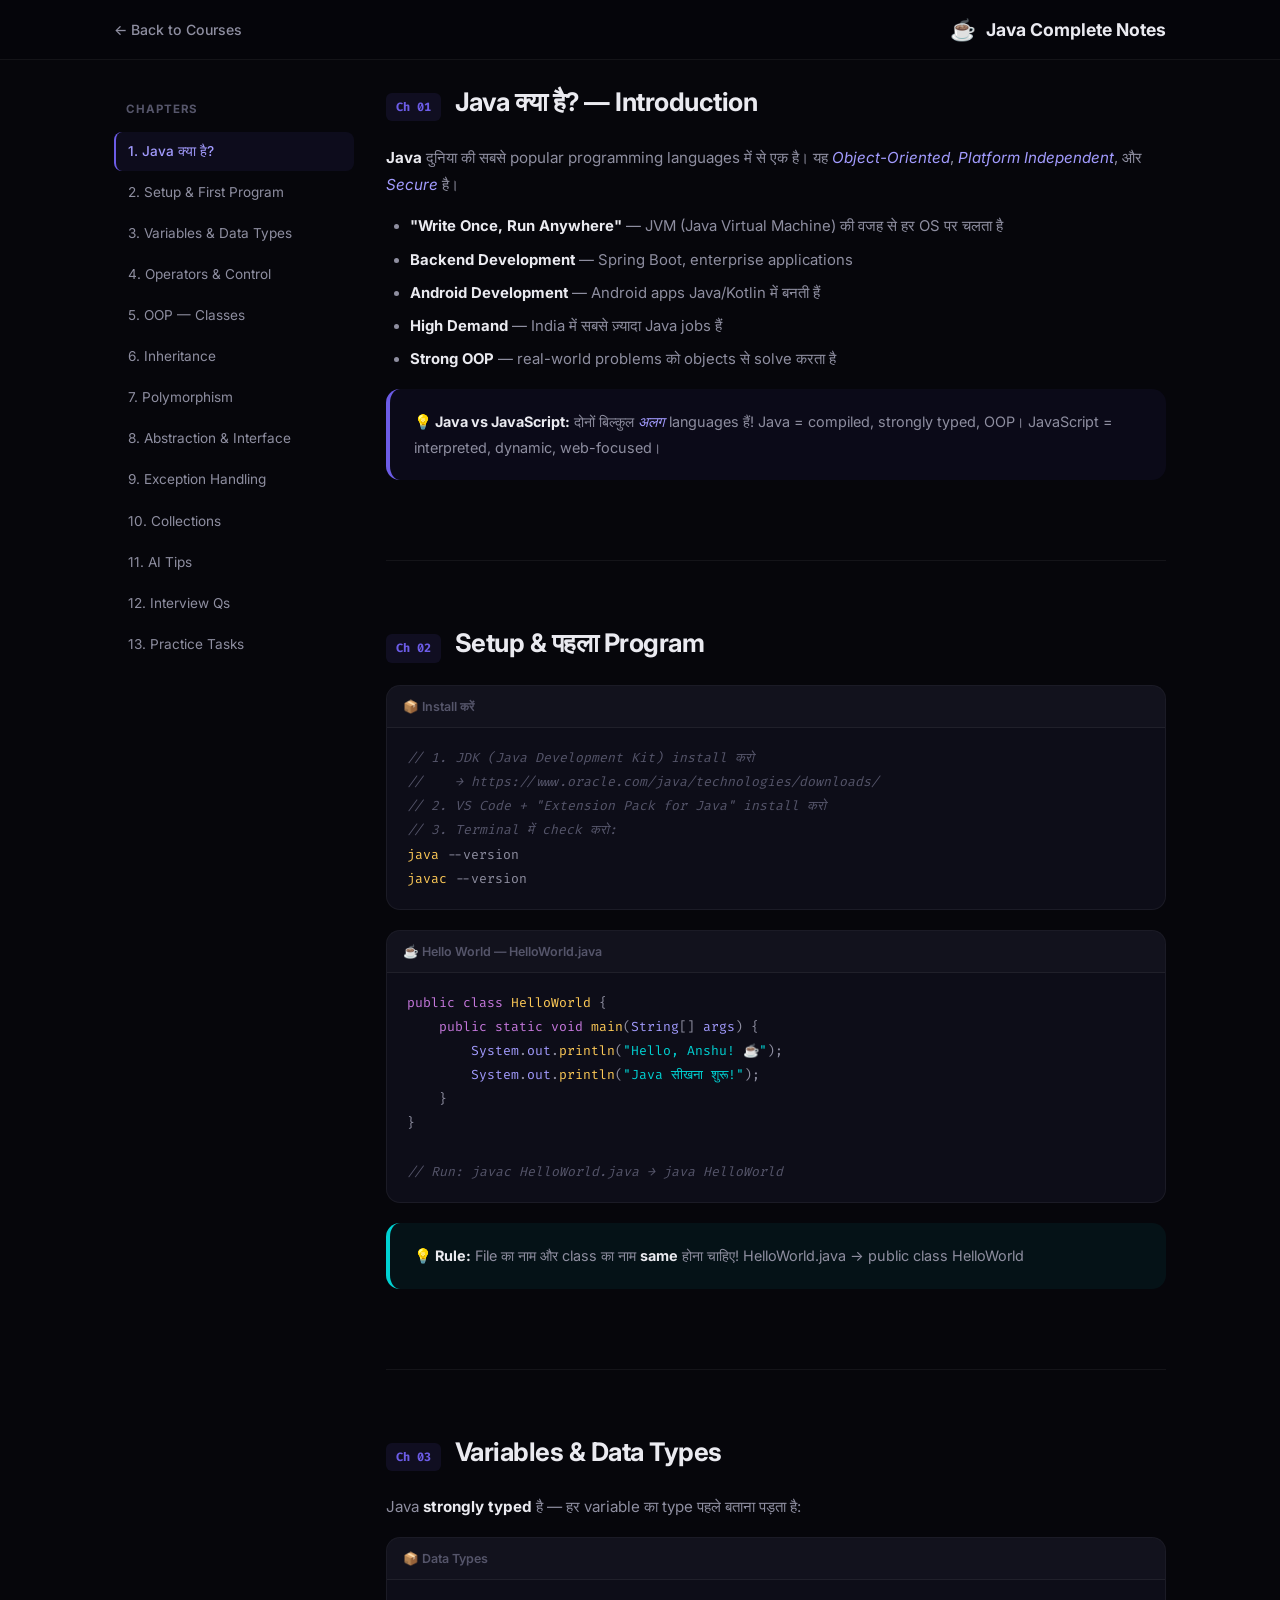
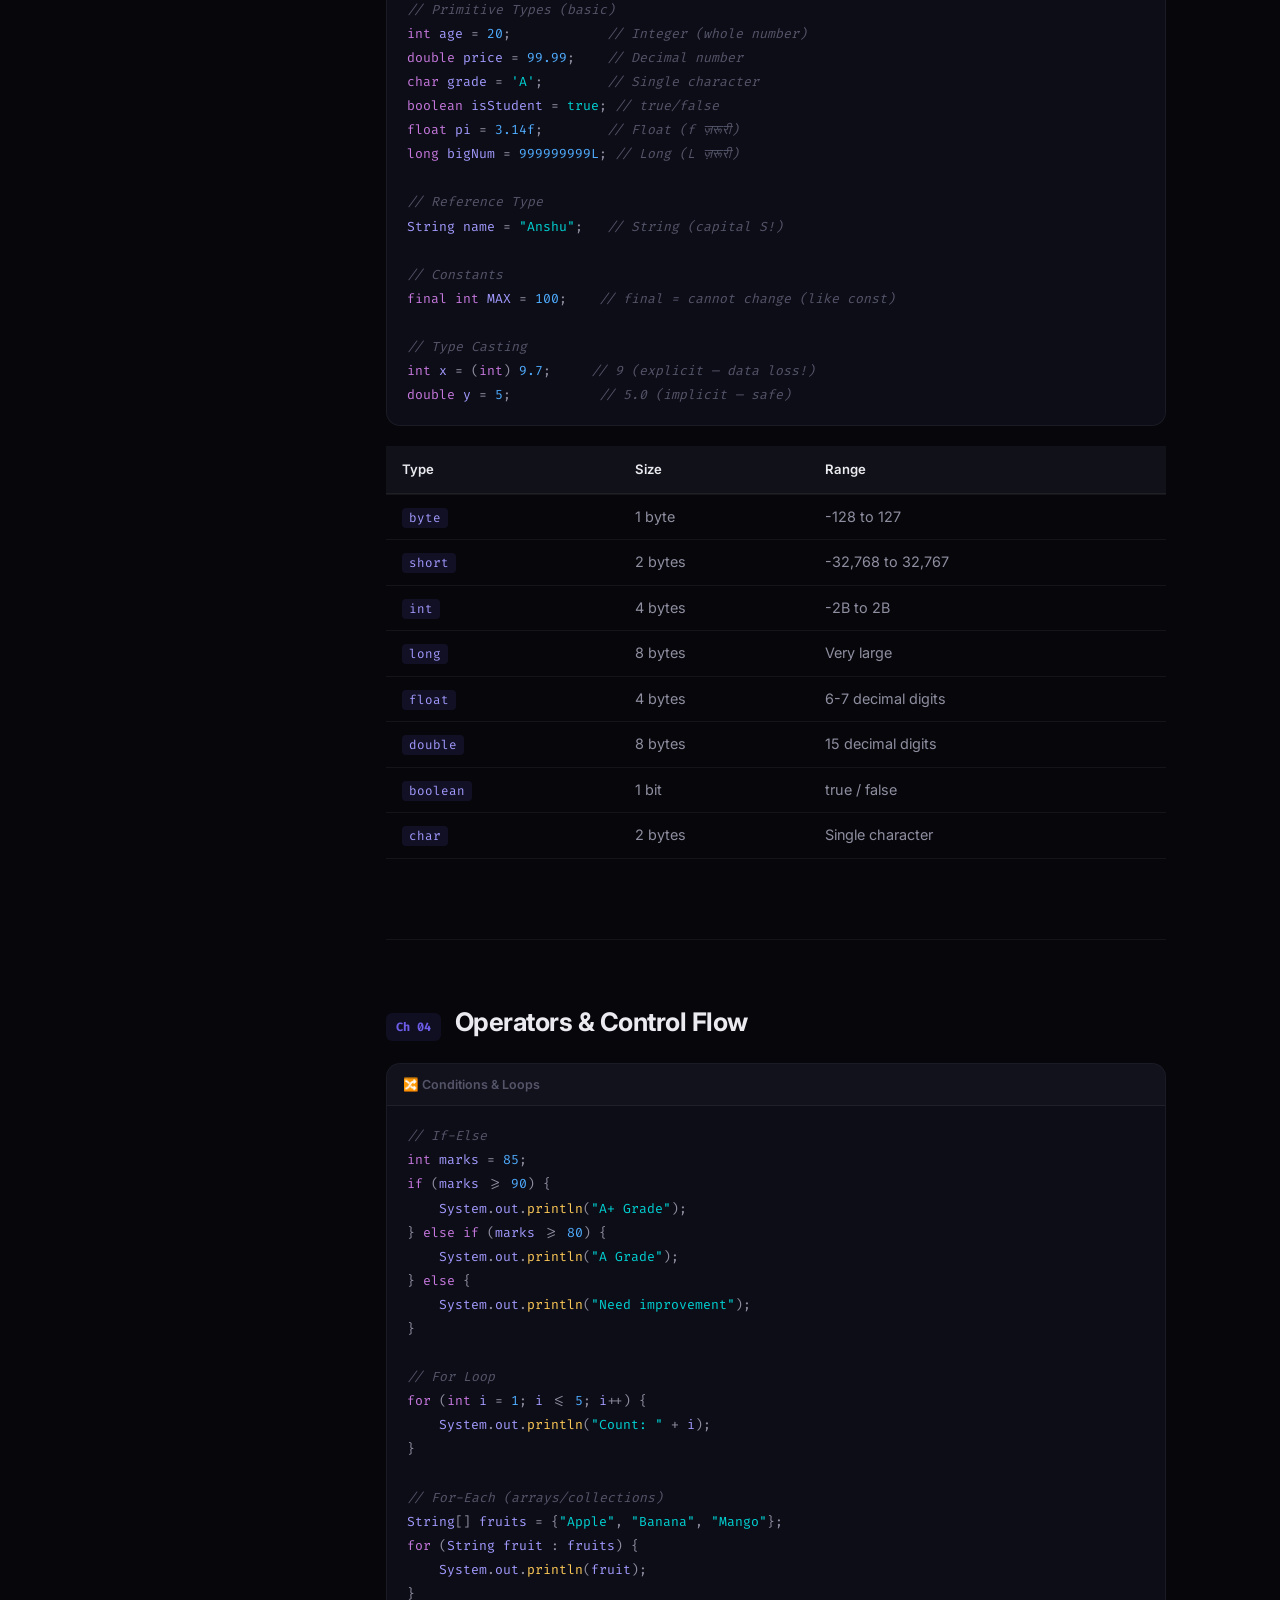
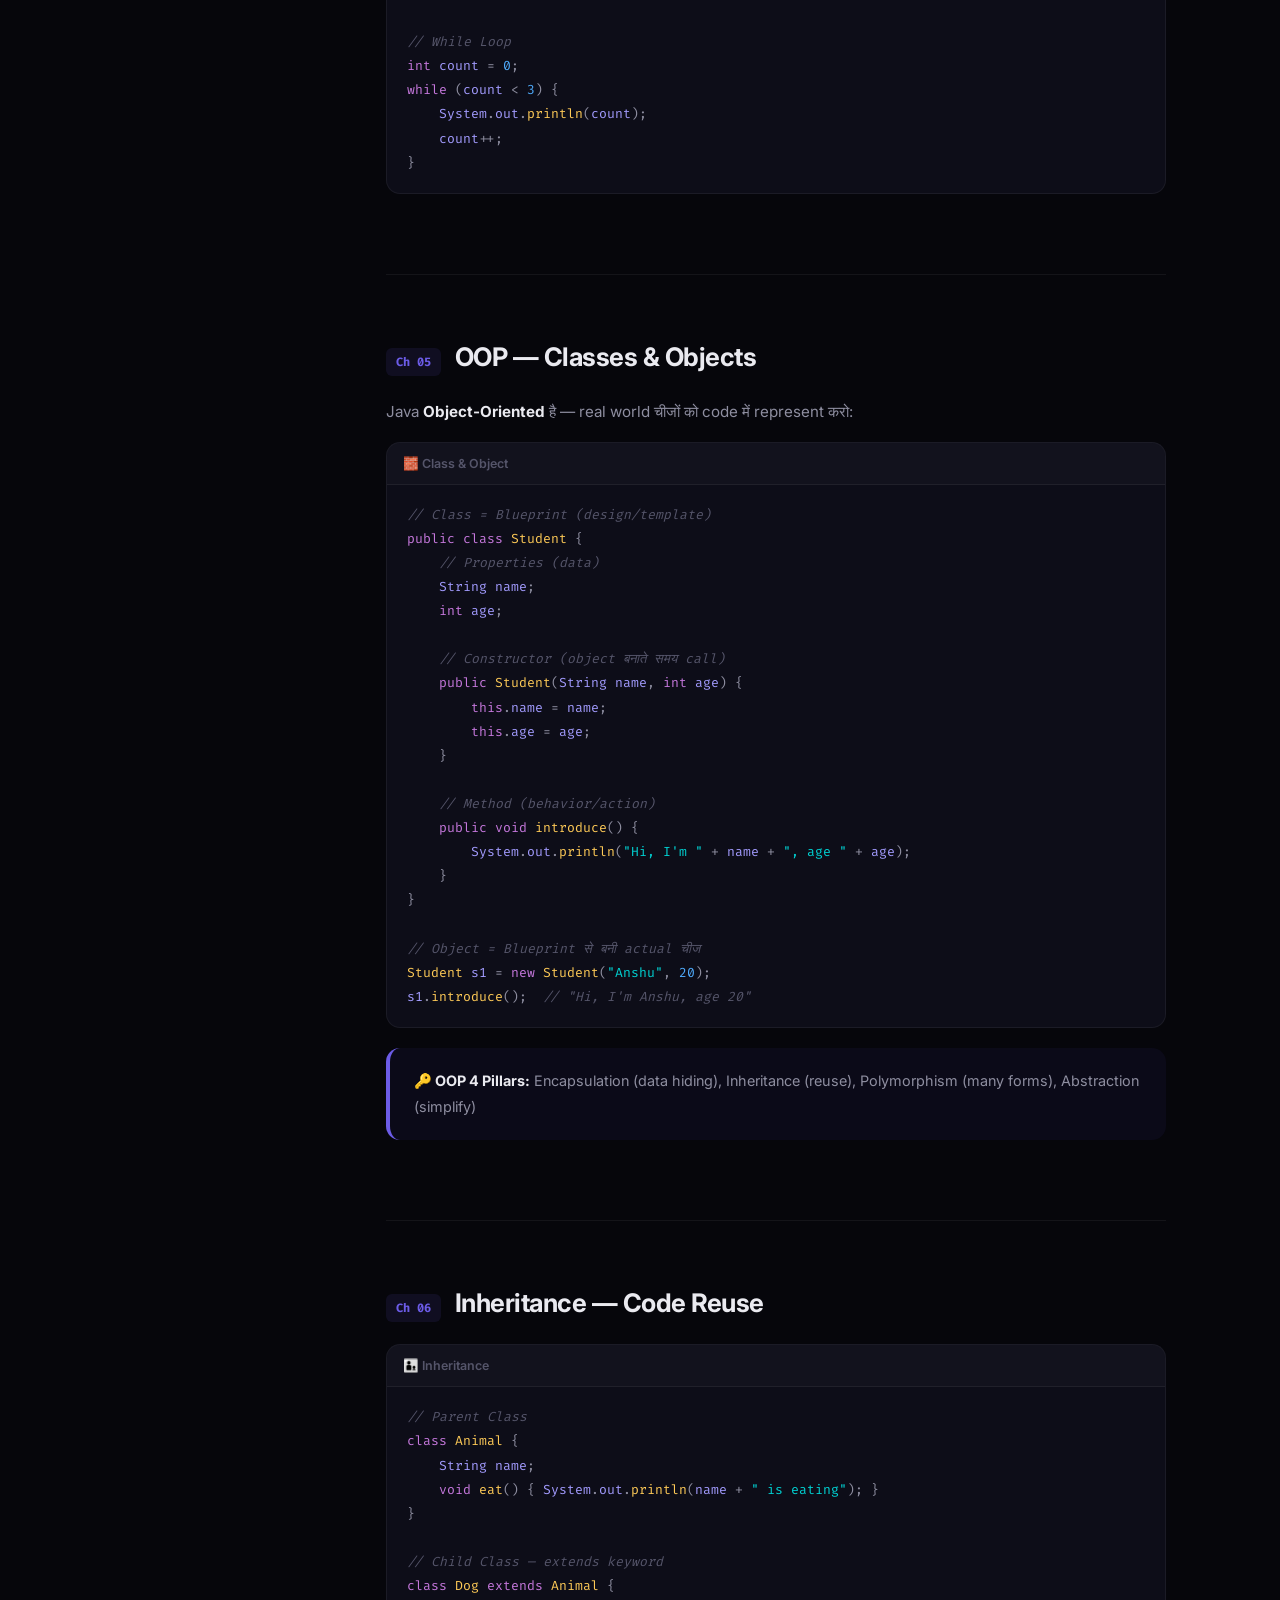
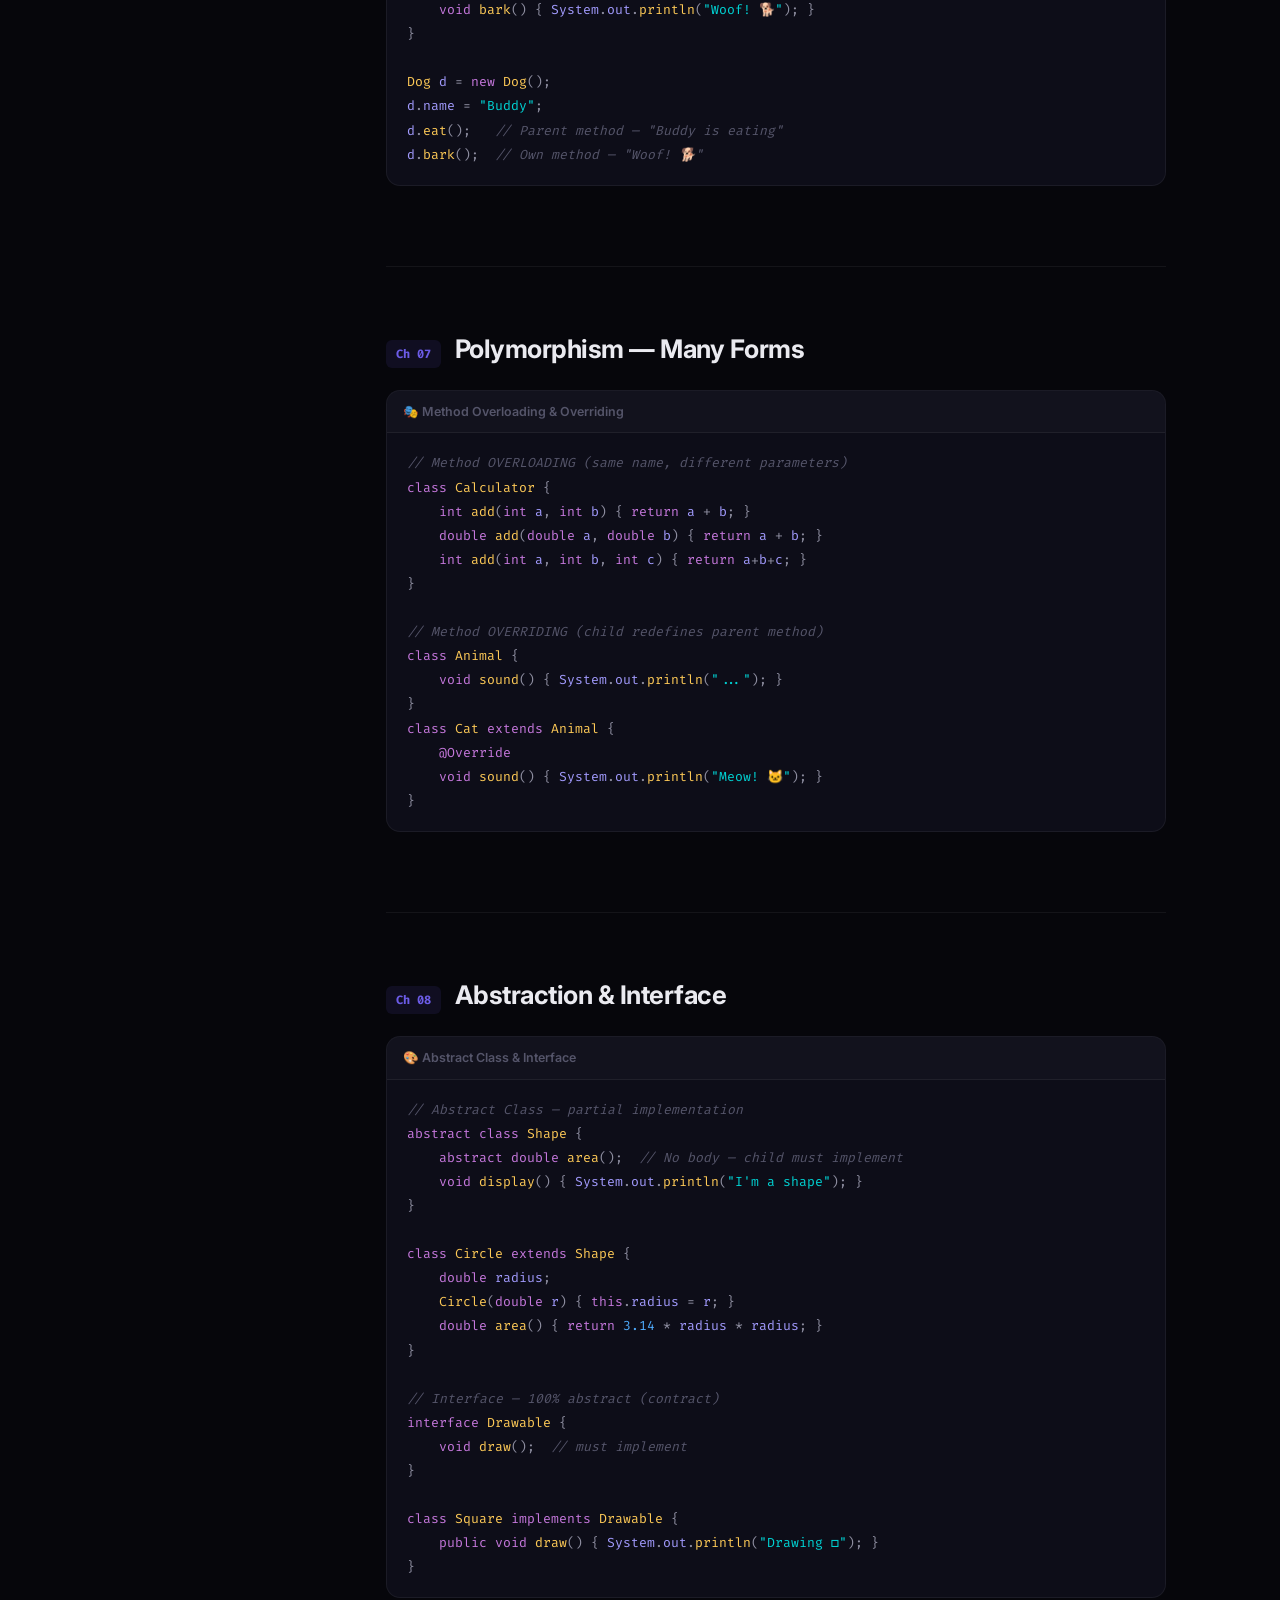
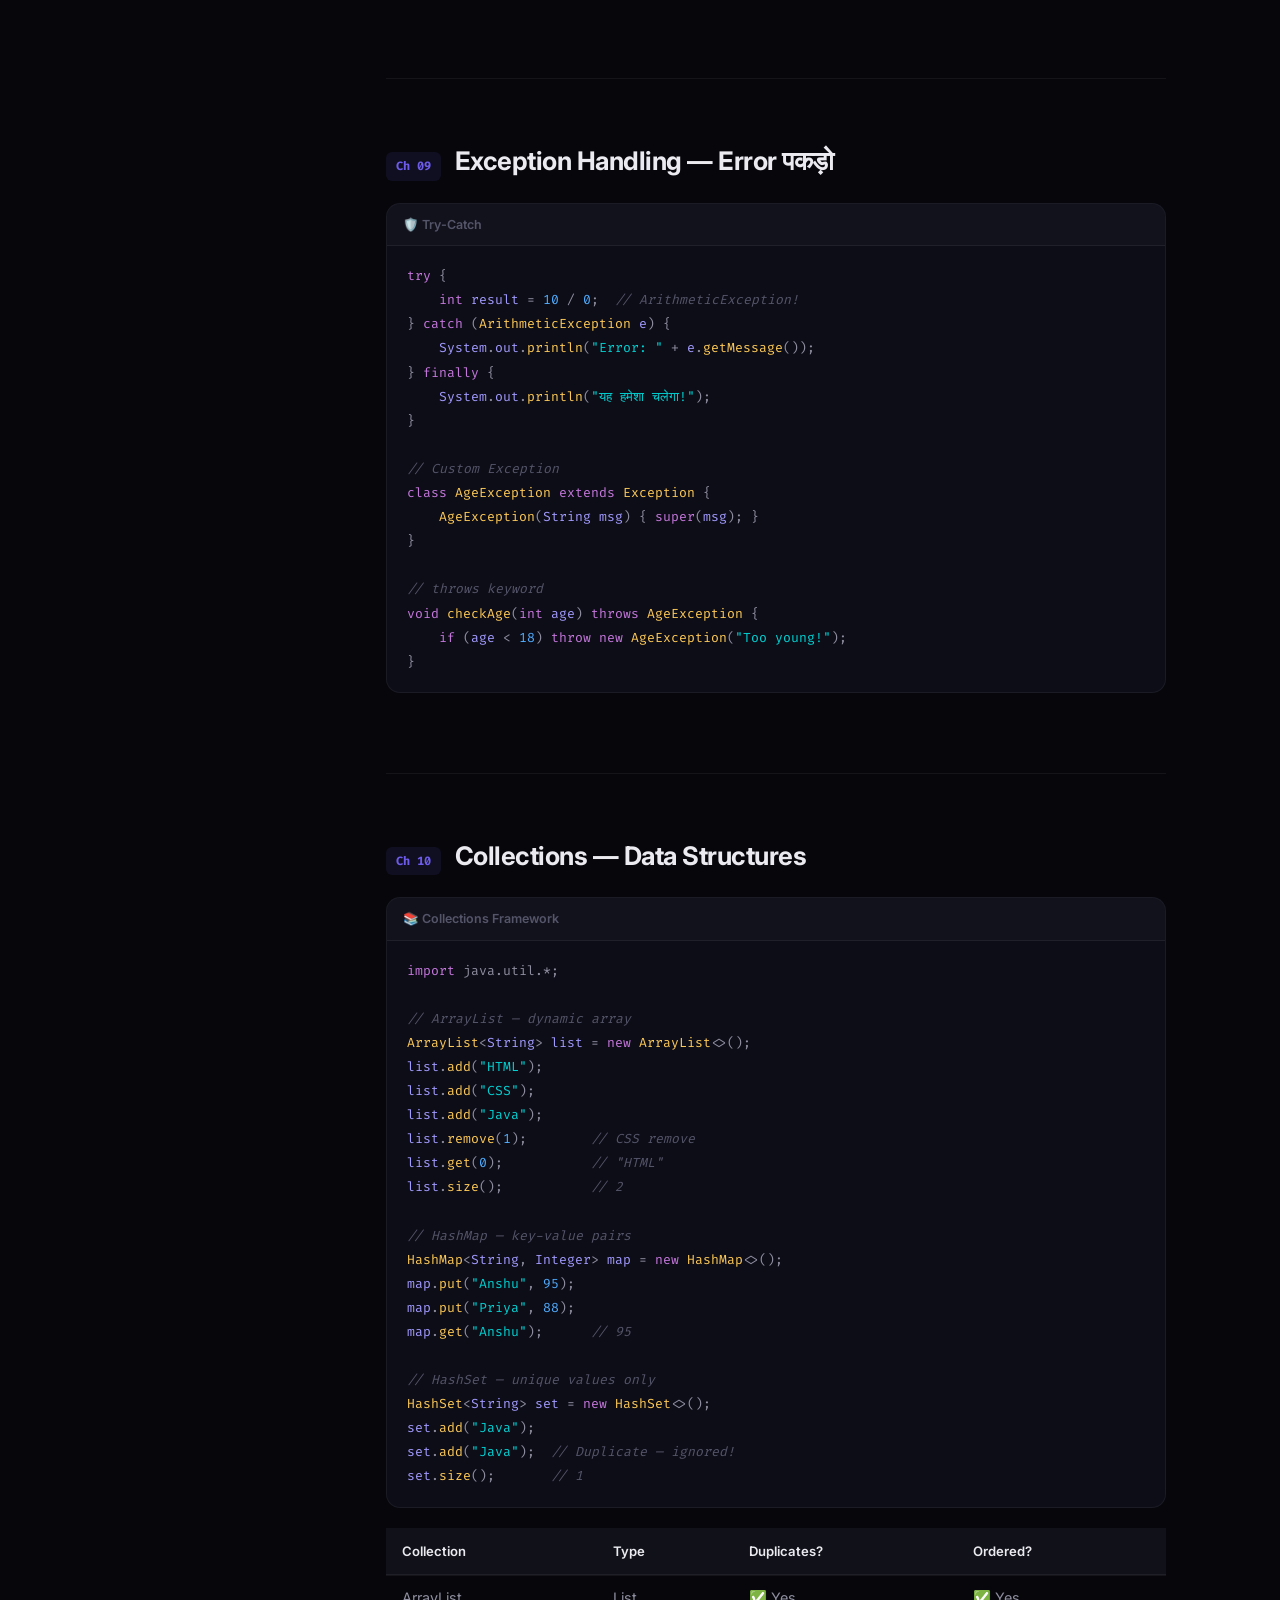
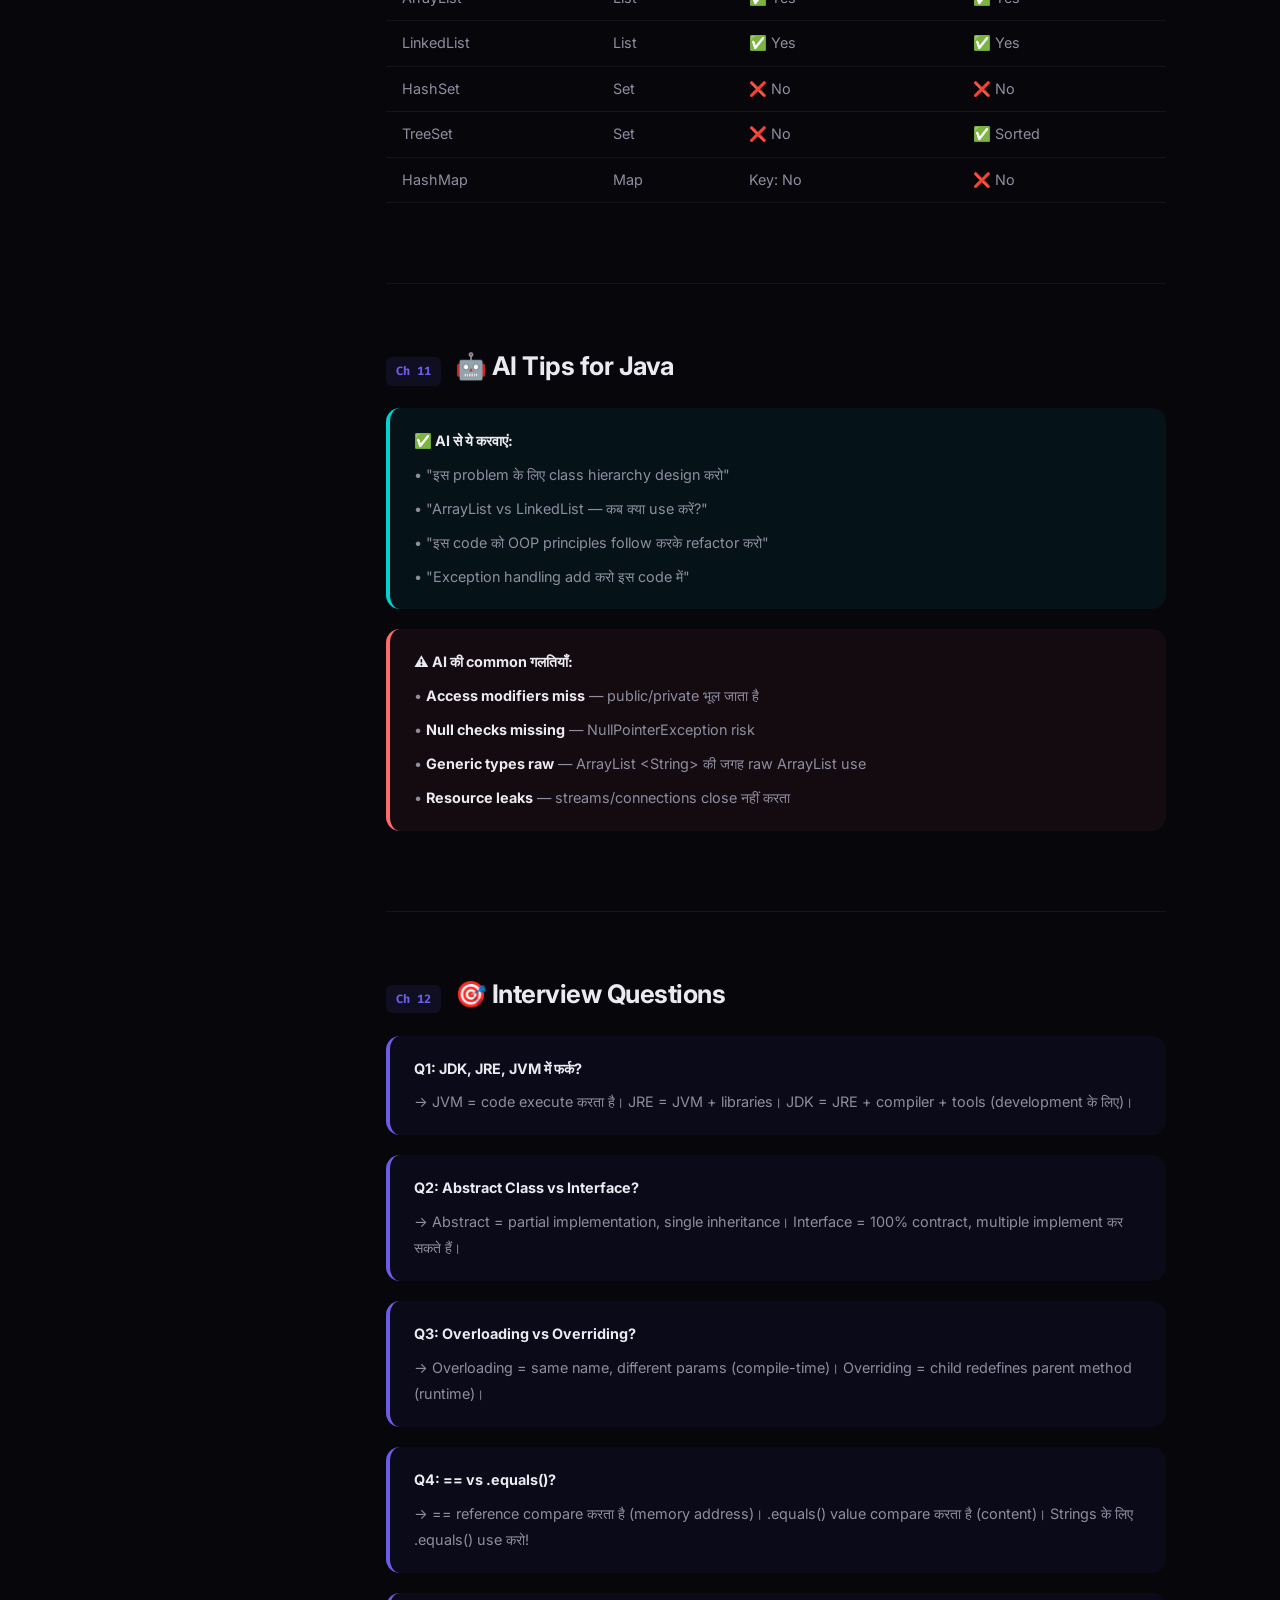
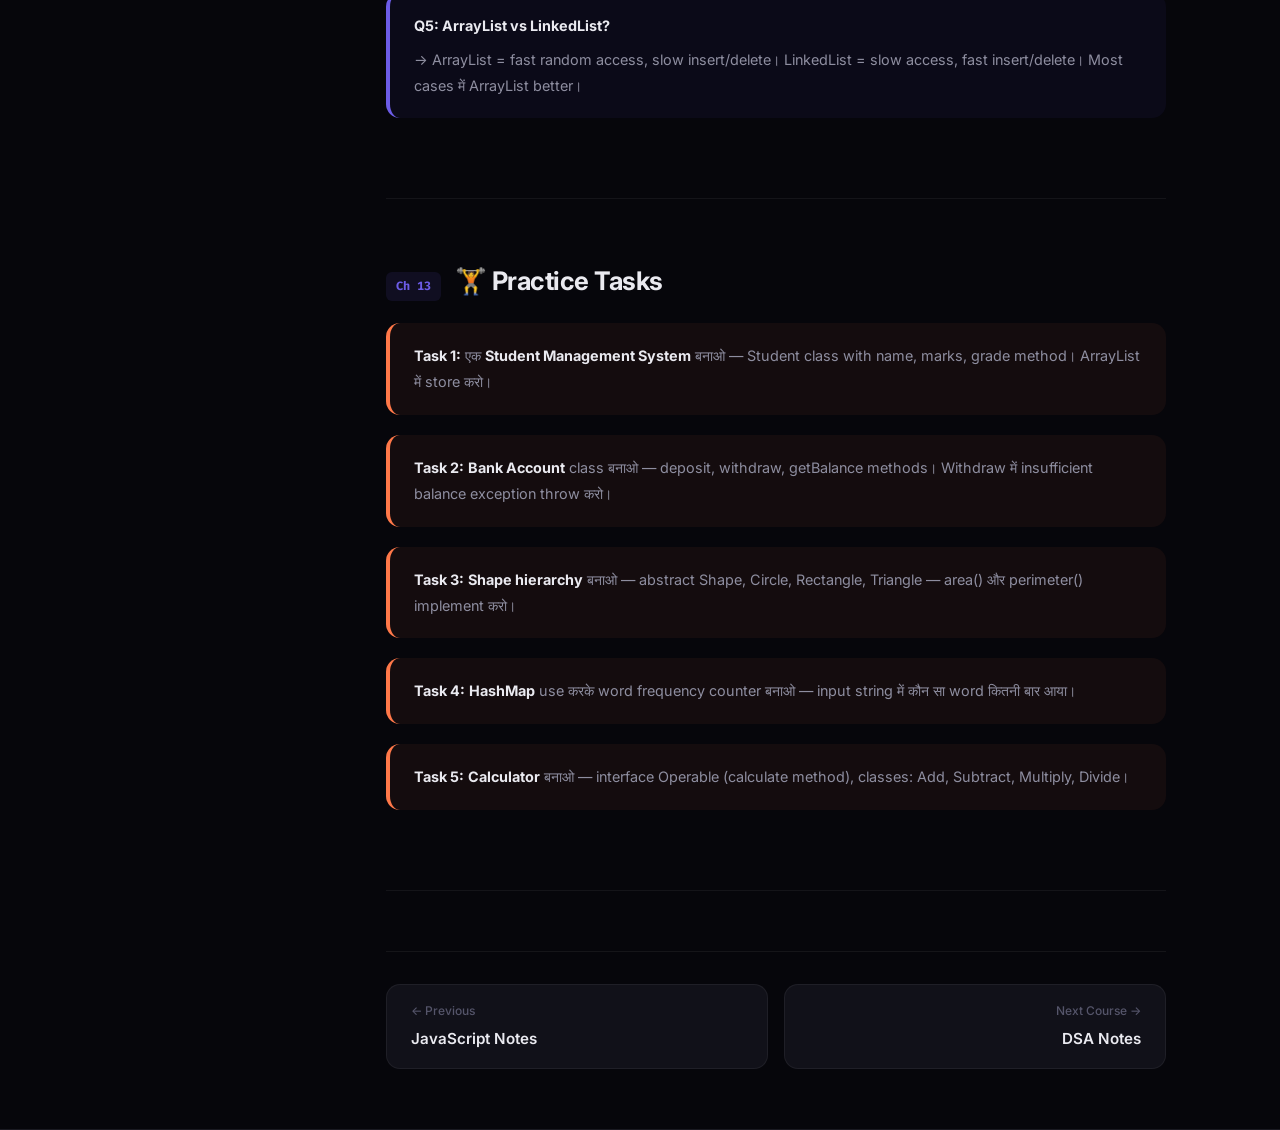
<file: java-notes.html>
<!DOCTYPE html>
<html lang="hi">

<head>
    <meta charset="UTF-8">
    <meta name="viewport" content="width=device-width, initial-scale=1.0">
    <meta name="description"
        content="Java Complete Notes in Hindi — OOP, Classes, Inheritance, Collections, Multithreading सब detail में!">
    <title>Java Notes — Ansu Learning</title>
    <link rel="stylesheet" href="course.css">
    <link rel="preconnect" href="https://fonts.googleapis.com">
    <link rel="preconnect" href="https://fonts.gstatic.com" crossorigin>
    <link
        href="https://fonts.googleapis.com/css2?family=Inter:wght@300;400;500;600;700;800&family=Fira+Code:wght@400;500&display=swap"
        rel="stylesheet">
</head>

<body>
    <header class="course-header">
        <div class="header-inner"><a href="index.html" class="back-link">← Back to Courses</a>
            <div class="course-title-bar"><span class="icon">☕</span>
                <h1>Java Complete Notes</h1>
            </div>
        </div>
    </header>
    <div class="page-layout">
        <aside class="sidebar">
            <h3>Chapters</h3>
            <ul>
                <li><a href="#ch1">1. Java क्या है?</a></li>
                <li><a href="#ch2">2. Setup & First Program</a></li>
                <li><a href="#ch3">3. Variables & Data Types</a></li>
                <li><a href="#ch4">4. Operators & Control</a></li>
                <li><a href="#ch5">5. OOP — Classes</a></li>
                <li><a href="#ch6">6. Inheritance</a></li>
                <li><a href="#ch7">7. Polymorphism</a></li>
                <li><a href="#ch8">8. Abstraction & Interface</a></li>
                <li><a href="#ch9">9. Exception Handling</a></li>
                <li><a href="#ch10">10. Collections</a></li>
                <li><a href="#ch11">11. AI Tips</a></li>
                <li><a href="#ch12">12. Interview Qs</a></li>
                <li><a href="#ch13">13. Practice Tasks</a></li>
            </ul>
        </aside>
        <div class="course-content">

            <div class="chapter" id="ch1">
                <div class="chapter-header"><span class="ch-num">Ch 01</span>
                    <h2>Java क्या है? — Introduction</h2>
                </div>
                <p><strong>Java</strong> दुनिया की सबसे popular programming languages में से एक है। यह
                    <em>Object-Oriented</em>, <em>Platform Independent</em>, और <em>Secure</em> है।</p>
                <ul>
                    <li><strong>"Write Once, Run Anywhere"</strong> — JVM (Java Virtual Machine) की वजह से हर OS पर चलता
                        है</li>
                    <li><strong>Backend Development</strong> — Spring Boot, enterprise applications</li>
                    <li><strong>Android Development</strong> — Android apps Java/Kotlin में बनती हैं</li>
                    <li><strong>High Demand</strong> — India में सबसे ज़्यादा Java jobs हैं</li>
                    <li><strong>Strong OOP</strong> — real-world problems को objects से solve करता है</li>
                </ul>
                <div class="info-box note">
                    <p><strong>💡 Java vs JavaScript:</strong> दोनों बिल्कुल <em>अलग</em> languages हैं! Java =
                        compiled, strongly typed, OOP। JavaScript = interpreted, dynamic, web-focused।</p>
                </div>
            </div>

            <div class="chapter" id="ch2">
                <div class="chapter-header"><span class="ch-num">Ch 02</span>
                    <h2>Setup & पहला Program</h2>
                </div>
                <div class="code-block">
                    <div class="code-block-title">📦 Install करें</div>
                    <pre><code><span class="cmt">// 1. JDK (Java Development Kit) install करो</span>
<span class="cmt">//    → https://www.oracle.com/java/technologies/downloads/</span>
<span class="cmt">// 2. VS Code + "Extension Pack for Java" install करो</span>
<span class="cmt">// 3. Terminal में check करो:</span>
<span class="fn">java</span> --version
<span class="fn">javac</span> --version</code></pre>
                </div>

                <div class="code-block">
                    <div class="code-block-title">☕ Hello World — HelloWorld.java</div>
                    <pre><code><span class="kw">public class</span> <span class="fn">HelloWorld</span> {
    <span class="kw">public static void</span> <span class="fn">main</span>(<span class="prop">String</span>[] <span class="prop">args</span>) {
        <span class="prop">System</span>.<span class="prop">out</span>.<span class="fn">println</span>(<span class="val">"Hello, Anshu! ☕"</span>);
        <span class="prop">System</span>.<span class="prop">out</span>.<span class="fn">println</span>(<span class="val">"Java सीखना शुरू!"</span>);
    }
}

<span class="cmt">// Run: javac HelloWorld.java → java HelloWorld</span></code></pre>
                </div>
                <div class="info-box tip">
                    <p><strong>💡 Rule:</strong> File का नाम और class का नाम <strong>same</strong> होना चाहिए!
                        HelloWorld.java → public class HelloWorld</p>
                </div>
            </div>

            <div class="chapter" id="ch3">
                <div class="chapter-header"><span class="ch-num">Ch 03</span>
                    <h2>Variables & Data Types</h2>
                </div>
                <p>Java <strong>strongly typed</strong> है — हर variable का type पहले बताना पड़ता है:</p>
                <div class="code-block">
                    <div class="code-block-title">📦 Data Types</div>
                    <pre><code><span class="cmt">// Primitive Types (basic)</span>
<span class="kw">int</span> <span class="prop">age</span> = <span class="num">20</span>;            <span class="cmt">// Integer (whole number)</span>
<span class="kw">double</span> <span class="prop">price</span> = <span class="num">99.99</span>;    <span class="cmt">// Decimal number</span>
<span class="kw">char</span> <span class="prop">grade</span> = <span class="val">'A'</span>;        <span class="cmt">// Single character</span>
<span class="kw">boolean</span> <span class="prop">isStudent</span> = <span class="val">true</span>; <span class="cmt">// true/false</span>
<span class="kw">float</span> <span class="prop">pi</span> = <span class="num">3.14f</span>;        <span class="cmt">// Float (f ज़रूरी)</span>
<span class="kw">long</span> <span class="prop">bigNum</span> = <span class="num">999999999L</span>; <span class="cmt">// Long (L ज़रूरी)</span>

<span class="cmt">// Reference Type</span>
<span class="prop">String</span> <span class="prop">name</span> = <span class="val">"Anshu"</span>;   <span class="cmt">// String (capital S!)</span>

<span class="cmt">// Constants</span>
<span class="kw">final</span> <span class="kw">int</span> <span class="prop">MAX</span> = <span class="num">100</span>;    <span class="cmt">// final = cannot change (like const)</span>

<span class="cmt">// Type Casting</span>
<span class="kw">int</span> <span class="prop">x</span> = (<span class="kw">int</span>) <span class="num">9.7</span>;     <span class="cmt">// 9 (explicit — data loss!)</span>
<span class="kw">double</span> <span class="prop">y</span> = <span class="num">5</span>;           <span class="cmt">// 5.0 (implicit — safe)</span></code></pre>
                </div>
                <table class="notes-table">
                    <tr>
                        <th>Type</th>
                        <th>Size</th>
                        <th>Range</th>
                    </tr>
                    <tr>
                        <td><code>byte</code></td>
                        <td>1 byte</td>
                        <td>-128 to 127</td>
                    </tr>
                    <tr>
                        <td><code>short</code></td>
                        <td>2 bytes</td>
                        <td>-32,768 to 32,767</td>
                    </tr>
                    <tr>
                        <td><code>int</code></td>
                        <td>4 bytes</td>
                        <td>-2B to 2B</td>
                    </tr>
                    <tr>
                        <td><code>long</code></td>
                        <td>8 bytes</td>
                        <td>Very large</td>
                    </tr>
                    <tr>
                        <td><code>float</code></td>
                        <td>4 bytes</td>
                        <td>6-7 decimal digits</td>
                    </tr>
                    <tr>
                        <td><code>double</code></td>
                        <td>8 bytes</td>
                        <td>15 decimal digits</td>
                    </tr>
                    <tr>
                        <td><code>boolean</code></td>
                        <td>1 bit</td>
                        <td>true / false</td>
                    </tr>
                    <tr>
                        <td><code>char</code></td>
                        <td>2 bytes</td>
                        <td>Single character</td>
                    </tr>
                </table>
            </div>

            <div class="chapter" id="ch4">
                <div class="chapter-header"><span class="ch-num">Ch 04</span>
                    <h2>Operators & Control Flow</h2>
                </div>
                <div class="code-block">
                    <div class="code-block-title">🔀 Conditions & Loops</div>
                    <pre><code><span class="cmt">// If-Else</span>
<span class="kw">int</span> <span class="prop">marks</span> = <span class="num">85</span>;
<span class="kw">if</span> (<span class="prop">marks</span> >= <span class="num">90</span>) {
    <span class="prop">System</span>.<span class="prop">out</span>.<span class="fn">println</span>(<span class="val">"A+ Grade"</span>);
} <span class="kw">else if</span> (<span class="prop">marks</span> >= <span class="num">80</span>) {
    <span class="prop">System</span>.<span class="prop">out</span>.<span class="fn">println</span>(<span class="val">"A Grade"</span>);
} <span class="kw">else</span> {
    <span class="prop">System</span>.<span class="prop">out</span>.<span class="fn">println</span>(<span class="val">"Need improvement"</span>);
}

<span class="cmt">// For Loop</span>
<span class="kw">for</span> (<span class="kw">int</span> <span class="prop">i</span> = <span class="num">1</span>; <span class="prop">i</span> <= <span class="num">5</span>; <span class="prop">i</span>++) {
    <span class="prop">System</span>.<span class="prop">out</span>.<span class="fn">println</span>(<span class="val">"Count: "</span> + <span class="prop">i</span>);
}

<span class="cmt">// For-Each (arrays/collections)</span>
<span class="prop">String</span>[] <span class="prop">fruits</span> = {<span class="val">"Apple"</span>, <span class="val">"Banana"</span>, <span class="val">"Mango"</span>};
<span class="kw">for</span> (<span class="prop">String</span> <span class="prop">fruit</span> : <span class="prop">fruits</span>) {
    <span class="prop">System</span>.<span class="prop">out</span>.<span class="fn">println</span>(<span class="prop">fruit</span>);
}

<span class="cmt">// While Loop</span>
<span class="kw">int</span> <span class="prop">count</span> = <span class="num">0</span>;
<span class="kw">while</span> (<span class="prop">count</span> < <span class="num">3</span>) {
    <span class="prop">System</span>.<span class="prop">out</span>.<span class="fn">println</span>(<span class="prop">count</span>);
    <span class="prop">count</span>++;
}</code></pre>
                </div>
            </div>

            <div class="chapter" id="ch5">
                <div class="chapter-header"><span class="ch-num">Ch 05</span>
                    <h2>OOP — Classes & Objects</h2>
                </div>
                <p>Java <strong>Object-Oriented</strong> है — real world चीजों को code में represent करो:</p>
                <div class="code-block">
                    <div class="code-block-title">🧱 Class & Object</div>
                    <pre><code><span class="cmt">// Class = Blueprint (design/template)</span>
<span class="kw">public class</span> <span class="fn">Student</span> {
    <span class="cmt">// Properties (data)</span>
    <span class="prop">String</span> <span class="prop">name</span>;
    <span class="kw">int</span> <span class="prop">age</span>;

    <span class="cmt">// Constructor (object बनाते समय call)</span>
    <span class="kw">public</span> <span class="fn">Student</span>(<span class="prop">String</span> <span class="prop">name</span>, <span class="kw">int</span> <span class="prop">age</span>) {
        <span class="kw">this</span>.<span class="prop">name</span> = <span class="prop">name</span>;
        <span class="kw">this</span>.<span class="prop">age</span> = <span class="prop">age</span>;
    }

    <span class="cmt">// Method (behavior/action)</span>
    <span class="kw">public void</span> <span class="fn">introduce</span>() {
        <span class="prop">System</span>.<span class="prop">out</span>.<span class="fn">println</span>(<span class="val">"Hi, I'm "</span> + <span class="prop">name</span> + <span class="val">", age "</span> + <span class="prop">age</span>);
    }
}

<span class="cmt">// Object = Blueprint से बनी actual चीज</span>
<span class="fn">Student</span> <span class="prop">s1</span> = <span class="kw">new</span> <span class="fn">Student</span>(<span class="val">"Anshu"</span>, <span class="num">20</span>);
<span class="prop">s1</span>.<span class="fn">introduce</span>();  <span class="cmt">// "Hi, I'm Anshu, age 20"</span></code></pre>
                </div>
                <div class="info-box note">
                    <p><strong>🔑 OOP 4 Pillars:</strong> Encapsulation (data hiding), Inheritance (reuse), Polymorphism
                        (many forms), Abstraction (simplify)</p>
                </div>
            </div>

            <div class="chapter" id="ch6">
                <div class="chapter-header"><span class="ch-num">Ch 06</span>
                    <h2>Inheritance — Code Reuse</h2>
                </div>
                <div class="code-block">
                    <div class="code-block-title">👨‍👦 Inheritance</div>
                    <pre><code><span class="cmt">// Parent Class</span>
<span class="kw">class</span> <span class="fn">Animal</span> {
    <span class="prop">String</span> <span class="prop">name</span>;
    <span class="kw">void</span> <span class="fn">eat</span>() { <span class="prop">System</span>.<span class="prop">out</span>.<span class="fn">println</span>(<span class="prop">name</span> + <span class="val">" is eating"</span>); }
}

<span class="cmt">// Child Class — extends keyword</span>
<span class="kw">class</span> <span class="fn">Dog</span> <span class="kw">extends</span> <span class="fn">Animal</span> {
    <span class="kw">void</span> <span class="fn">bark</span>() { <span class="prop">System</span>.<span class="prop">out</span>.<span class="fn">println</span>(<span class="val">"Woof! 🐕"</span>); }
}

<span class="fn">Dog</span> <span class="prop">d</span> = <span class="kw">new</span> <span class="fn">Dog</span>();
<span class="prop">d</span>.<span class="prop">name</span> = <span class="val">"Buddy"</span>;
<span class="prop">d</span>.<span class="fn">eat</span>();   <span class="cmt">// Parent method — "Buddy is eating"</span>
<span class="prop">d</span>.<span class="fn">bark</span>();  <span class="cmt">// Own method — "Woof! 🐕"</span></code></pre>
                </div>
            </div>

            <div class="chapter" id="ch7">
                <div class="chapter-header"><span class="ch-num">Ch 07</span>
                    <h2>Polymorphism — Many Forms</h2>
                </div>
                <div class="code-block">
                    <div class="code-block-title">🎭 Method Overloading & Overriding</div>
                    <pre><code><span class="cmt">// Method OVERLOADING (same name, different parameters)</span>
<span class="kw">class</span> <span class="fn">Calculator</span> {
    <span class="kw">int</span> <span class="fn">add</span>(<span class="kw">int</span> <span class="prop">a</span>, <span class="kw">int</span> <span class="prop">b</span>) { <span class="kw">return</span> <span class="prop">a</span> + <span class="prop">b</span>; }
    <span class="kw">double</span> <span class="fn">add</span>(<span class="kw">double</span> <span class="prop">a</span>, <span class="kw">double</span> <span class="prop">b</span>) { <span class="kw">return</span> <span class="prop">a</span> + <span class="prop">b</span>; }
    <span class="kw">int</span> <span class="fn">add</span>(<span class="kw">int</span> <span class="prop">a</span>, <span class="kw">int</span> <span class="prop">b</span>, <span class="kw">int</span> <span class="prop">c</span>) { <span class="kw">return</span> <span class="prop">a</span>+<span class="prop">b</span>+<span class="prop">c</span>; }
}

<span class="cmt">// Method OVERRIDING (child redefines parent method)</span>
<span class="kw">class</span> <span class="fn">Animal</span> {
    <span class="kw">void</span> <span class="fn">sound</span>() { <span class="prop">System</span>.<span class="prop">out</span>.<span class="fn">println</span>(<span class="val">"..."</span>); }
}
<span class="kw">class</span> <span class="fn">Cat</span> <span class="kw">extends</span> <span class="fn">Animal</span> {
    <span class="kw">@Override</span>
    <span class="kw">void</span> <span class="fn">sound</span>() { <span class="prop">System</span>.<span class="prop">out</span>.<span class="fn">println</span>(<span class="val">"Meow! 🐱"</span>); }
}</code></pre>
                </div>
            </div>

            <div class="chapter" id="ch8">
                <div class="chapter-header"><span class="ch-num">Ch 08</span>
                    <h2>Abstraction & Interface</h2>
                </div>
                <div class="code-block">
                    <div class="code-block-title">🎨 Abstract Class & Interface</div>
                    <pre><code><span class="cmt">// Abstract Class — partial implementation</span>
<span class="kw">abstract class</span> <span class="fn">Shape</span> {
    <span class="kw">abstract double</span> <span class="fn">area</span>();  <span class="cmt">// No body — child must implement</span>
    <span class="kw">void</span> <span class="fn">display</span>() { <span class="prop">System</span>.<span class="prop">out</span>.<span class="fn">println</span>(<span class="val">"I'm a shape"</span>); }
}

<span class="kw">class</span> <span class="fn">Circle</span> <span class="kw">extends</span> <span class="fn">Shape</span> {
    <span class="kw">double</span> <span class="prop">radius</span>;
    <span class="fn">Circle</span>(<span class="kw">double</span> <span class="prop">r</span>) { <span class="kw">this</span>.<span class="prop">radius</span> = <span class="prop">r</span>; }
    <span class="kw">double</span> <span class="fn">area</span>() { <span class="kw">return</span> <span class="num">3.14</span> * <span class="prop">radius</span> * <span class="prop">radius</span>; }
}

<span class="cmt">// Interface — 100% abstract (contract)</span>
<span class="kw">interface</span> <span class="fn">Drawable</span> {
    <span class="kw">void</span> <span class="fn">draw</span>();  <span class="cmt">// must implement</span>
}

<span class="kw">class</span> <span class="fn">Square</span> <span class="kw">implements</span> <span class="fn">Drawable</span> {
    <span class="kw">public void</span> <span class="fn">draw</span>() { <span class="prop">System</span>.<span class="prop">out</span>.<span class="fn">println</span>(<span class="val">"Drawing □"</span>); }
}</code></pre>
                </div>
            </div>

            <div class="chapter" id="ch9">
                <div class="chapter-header"><span class="ch-num">Ch 09</span>
                    <h2>Exception Handling — Error पकड़ो</h2>
                </div>
                <div class="code-block">
                    <div class="code-block-title">🛡️ Try-Catch</div>
                    <pre><code><span class="kw">try</span> {
    <span class="kw">int</span> <span class="prop">result</span> = <span class="num">10</span> / <span class="num">0</span>;  <span class="cmt">// ArithmeticException!</span>
} <span class="kw">catch</span> (<span class="fn">ArithmeticException</span> <span class="prop">e</span>) {
    <span class="prop">System</span>.<span class="prop">out</span>.<span class="fn">println</span>(<span class="val">"Error: "</span> + <span class="prop">e</span>.<span class="fn">getMessage</span>());
} <span class="kw">finally</span> {
    <span class="prop">System</span>.<span class="prop">out</span>.<span class="fn">println</span>(<span class="val">"यह हमेशा चलेगा!"</span>);
}

<span class="cmt">// Custom Exception</span>
<span class="kw">class</span> <span class="fn">AgeException</span> <span class="kw">extends</span> <span class="fn">Exception</span> {
    <span class="fn">AgeException</span>(<span class="prop">String</span> <span class="prop">msg</span>) { <span class="kw">super</span>(<span class="prop">msg</span>); }
}

<span class="cmt">// throws keyword</span>
<span class="kw">void</span> <span class="fn">checkAge</span>(<span class="kw">int</span> <span class="prop">age</span>) <span class="kw">throws</span> <span class="fn">AgeException</span> {
    <span class="kw">if</span> (<span class="prop">age</span> < <span class="num">18</span>) <span class="kw">throw new</span> <span class="fn">AgeException</span>(<span class="val">"Too young!"</span>);
}</code></pre>
                </div>
            </div>

            <div class="chapter" id="ch10">
                <div class="chapter-header"><span class="ch-num">Ch 10</span>
                    <h2>Collections — Data Structures</h2>
                </div>
                <div class="code-block">
                    <div class="code-block-title">📚 Collections Framework</div>
                    <pre><code><span class="kw">import</span> java.util.*;

<span class="cmt">// ArrayList — dynamic array</span>
<span class="fn">ArrayList</span>&lt;<span class="prop">String</span>&gt; <span class="prop">list</span> = <span class="kw">new</span> <span class="fn">ArrayList</span>&lt;&gt;();
<span class="prop">list</span>.<span class="fn">add</span>(<span class="val">"HTML"</span>);
<span class="prop">list</span>.<span class="fn">add</span>(<span class="val">"CSS"</span>);
<span class="prop">list</span>.<span class="fn">add</span>(<span class="val">"Java"</span>);
<span class="prop">list</span>.<span class="fn">remove</span>(<span class="num">1</span>);        <span class="cmt">// CSS remove</span>
<span class="prop">list</span>.<span class="fn">get</span>(<span class="num">0</span>);           <span class="cmt">// "HTML"</span>
<span class="prop">list</span>.<span class="fn">size</span>();           <span class="cmt">// 2</span>

<span class="cmt">// HashMap — key-value pairs</span>
<span class="fn">HashMap</span>&lt;<span class="prop">String</span>, <span class="prop">Integer</span>&gt; <span class="prop">map</span> = <span class="kw">new</span> <span class="fn">HashMap</span>&lt;&gt;();
<span class="prop">map</span>.<span class="fn">put</span>(<span class="val">"Anshu"</span>, <span class="num">95</span>);
<span class="prop">map</span>.<span class="fn">put</span>(<span class="val">"Priya"</span>, <span class="num">88</span>);
<span class="prop">map</span>.<span class="fn">get</span>(<span class="val">"Anshu"</span>);      <span class="cmt">// 95</span>

<span class="cmt">// HashSet — unique values only</span>
<span class="fn">HashSet</span>&lt;<span class="prop">String</span>&gt; <span class="prop">set</span> = <span class="kw">new</span> <span class="fn">HashSet</span>&lt;&gt;();
<span class="prop">set</span>.<span class="fn">add</span>(<span class="val">"Java"</span>);
<span class="prop">set</span>.<span class="fn">add</span>(<span class="val">"Java"</span>);  <span class="cmt">// Duplicate — ignored!</span>
<span class="prop">set</span>.<span class="fn">size</span>();       <span class="cmt">// 1</span></code></pre>
                </div>
                <table class="notes-table">
                    <tr>
                        <th>Collection</th>
                        <th>Type</th>
                        <th>Duplicates?</th>
                        <th>Ordered?</th>
                    </tr>
                    <tr>
                        <td>ArrayList</td>
                        <td>List</td>
                        <td>✅ Yes</td>
                        <td>✅ Yes</td>
                    </tr>
                    <tr>
                        <td>LinkedList</td>
                        <td>List</td>
                        <td>✅ Yes</td>
                        <td>✅ Yes</td>
                    </tr>
                    <tr>
                        <td>HashSet</td>
                        <td>Set</td>
                        <td>❌ No</td>
                        <td>❌ No</td>
                    </tr>
                    <tr>
                        <td>TreeSet</td>
                        <td>Set</td>
                        <td>❌ No</td>
                        <td>✅ Sorted</td>
                    </tr>
                    <tr>
                        <td>HashMap</td>
                        <td>Map</td>
                        <td>Key: No</td>
                        <td>❌ No</td>
                    </tr>
                </table>
            </div>

            <div class="chapter" id="ch11">
                <div class="chapter-header"><span class="ch-num">Ch 11</span>
                    <h2>🤖 AI Tips for Java</h2>
                </div>
                <div class="info-box tip">
                    <p><strong>✅ AI से ये करवाएं:</strong></p>
                    <p>• "इस problem के लिए class hierarchy design करो"</p>
                    <p>• "ArrayList vs LinkedList — कब क्या use करें?"</p>
                    <p>• "इस code को OOP principles follow करके refactor करो"</p>
                    <p>• "Exception handling add करो इस code में"</p>
                </div>
                <div class="info-box warn">
                    <p><strong>⚠️ AI की common गलतियाँ:</strong></p>
                    <p>• <strong>Access modifiers miss</strong> — public/private भूल जाता है</p>
                    <p>• <strong>Null checks missing</strong> — NullPointerException risk</p>
                    <p>• <strong>Generic types raw</strong> — ArrayList &lt;String&gt; की जगह raw ArrayList use</p>
                    <p>• <strong>Resource leaks</strong> — streams/connections close नहीं करता</p>
                </div>
            </div>

            <div class="chapter" id="ch12">
                <div class="chapter-header"><span class="ch-num">Ch 12</span>
                    <h2>🎯 Interview Questions</h2>
                </div>
                <div class="info-box note">
                    <p><strong>Q1: JDK, JRE, JVM में फर्क?</strong></p>
                    <p>→ JVM = code execute करता है। JRE = JVM + libraries। JDK = JRE + compiler + tools (development के
                        लिए)।</p>
                </div>
                <div class="info-box note">
                    <p><strong>Q2: Abstract Class vs Interface?</strong></p>
                    <p>→ Abstract = partial implementation, single inheritance। Interface = 100% contract, multiple
                        implement कर सकते हैं।</p>
                </div>
                <div class="info-box note">
                    <p><strong>Q3: Overloading vs Overriding?</strong></p>
                    <p>→ Overloading = same name, different params (compile-time)। Overriding = child redefines parent
                        method (runtime)।</p>
                </div>
                <div class="info-box note">
                    <p><strong>Q4: == vs .equals()?</strong></p>
                    <p>→ == reference compare करता है (memory address)। .equals() value compare करता है (content)।
                        Strings के लिए .equals() use करो!</p>
                </div>
                <div class="info-box note">
                    <p><strong>Q5: ArrayList vs LinkedList?</strong></p>
                    <p>→ ArrayList = fast random access, slow insert/delete। LinkedList = slow access, fast
                        insert/delete। Most cases में ArrayList better।</p>
                </div>
            </div>

            <div class="chapter" id="ch13">
                <div class="chapter-header"><span class="ch-num">Ch 13</span>
                    <h2>🏋️ Practice Tasks</h2>
                </div>
                <div class="info-box important">
                    <p><strong>Task 1:</strong> एक <strong>Student Management System</strong> बनाओ — Student class with
                        name, marks, grade method। ArrayList में store करो।</p>
                </div>
                <div class="info-box important">
                    <p><strong>Task 2:</strong> <strong>Bank Account</strong> class बनाओ — deposit, withdraw, getBalance
                        methods। Withdraw में insufficient balance exception throw करो।</p>
                </div>
                <div class="info-box important">
                    <p><strong>Task 3:</strong> <strong>Shape hierarchy</strong> बनाओ — abstract Shape, Circle,
                        Rectangle, Triangle — area() और perimeter() implement करो।</p>
                </div>
                <div class="info-box important">
                    <p><strong>Task 4:</strong> <strong>HashMap</strong> use करके word frequency counter बनाओ — input
                        string में कौन सा word कितनी बार आया।</p>
                </div>
                <div class="info-box important">
                    <p><strong>Task 5:</strong> <strong>Calculator</strong> बनाओ — interface Operable (calculate
                        method), classes: Add, Subtract, Multiply, Divide।</p>
                </div>
            </div>

            <div class="course-nav">
                <a href="js-notes.html" class="nav-btn"><span class="nav-dir">← Previous</span><span
                        class="nav-title">JavaScript Notes</span></a>
                <a href="dsa-notes.html" class="nav-btn next"><span class="nav-dir">Next Course →</span><span
                        class="nav-title">DSA Notes</span></a>
            </div>
        </div>
    </div>
    <footer class="course-footer">
        <p>© 2026 <a href="index.html">Ansu Learning</a> | Built by Anshu with ❤️</p>
    </footer>
    <script>const io = new IntersectionObserver(es => { es.forEach(e => { if (e.isIntersecting) e.target.classList.add('visible') }) }, { threshold: 0.05 }); document.querySelectorAll('.chapter').forEach(el => io.observe(el)); const chs = document.querySelectorAll('.chapter'), sls = document.querySelectorAll('.sidebar a'); const so = new IntersectionObserver(es => { es.forEach(e => { if (e.isIntersecting) { sls.forEach(l => l.classList.remove('active')); const l = document.querySelector(`.sidebar a[href="#${e.target.id}"]`); if (l) l.classList.add('active') } }) }, { threshold: 0.2, rootMargin: '-80px 0px -60% 0px' }); chs.forEach(c => so.observe(c)); document.querySelectorAll('.sidebar a').forEach(a => { a.addEventListener('click', e => { e.preventDefault(); document.querySelector(a.getAttribute('href'))?.scrollIntoView({ behavior: 'smooth' }) }) });</script>
</body>

</html>
</file>
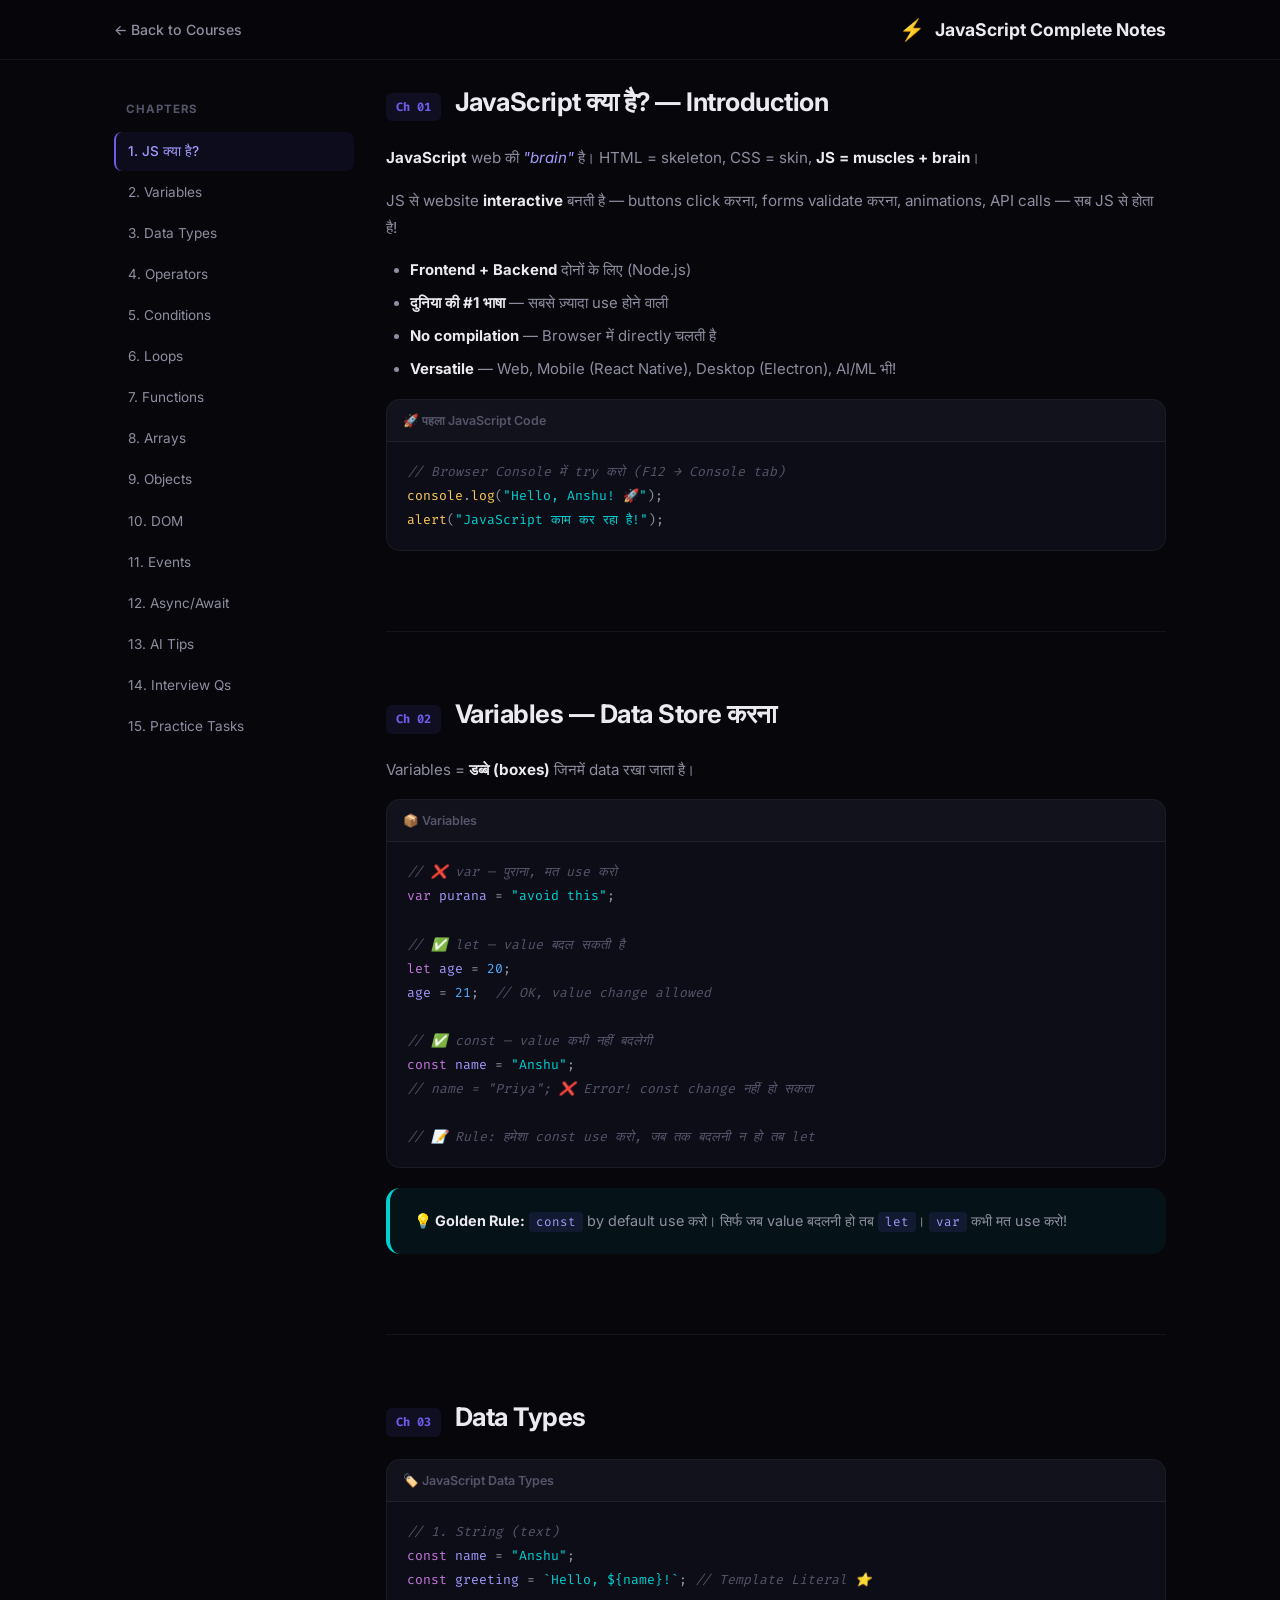
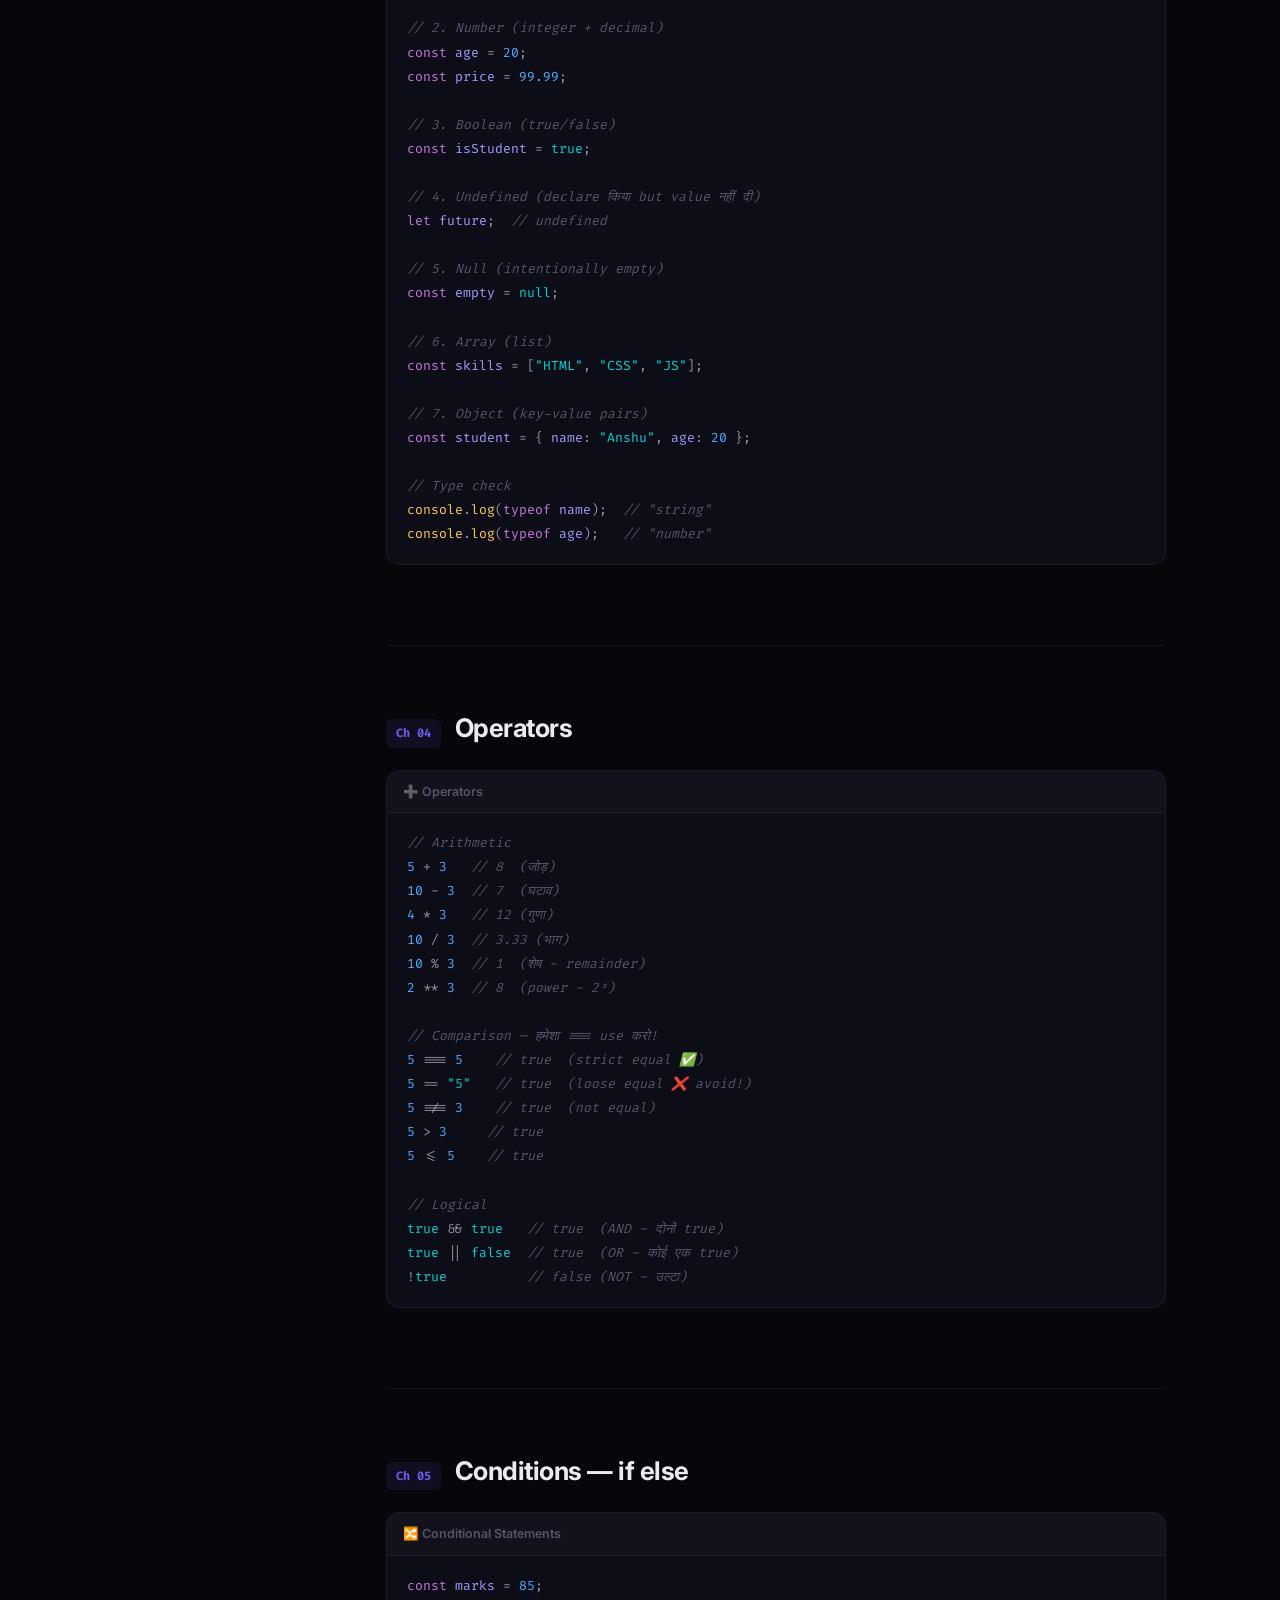
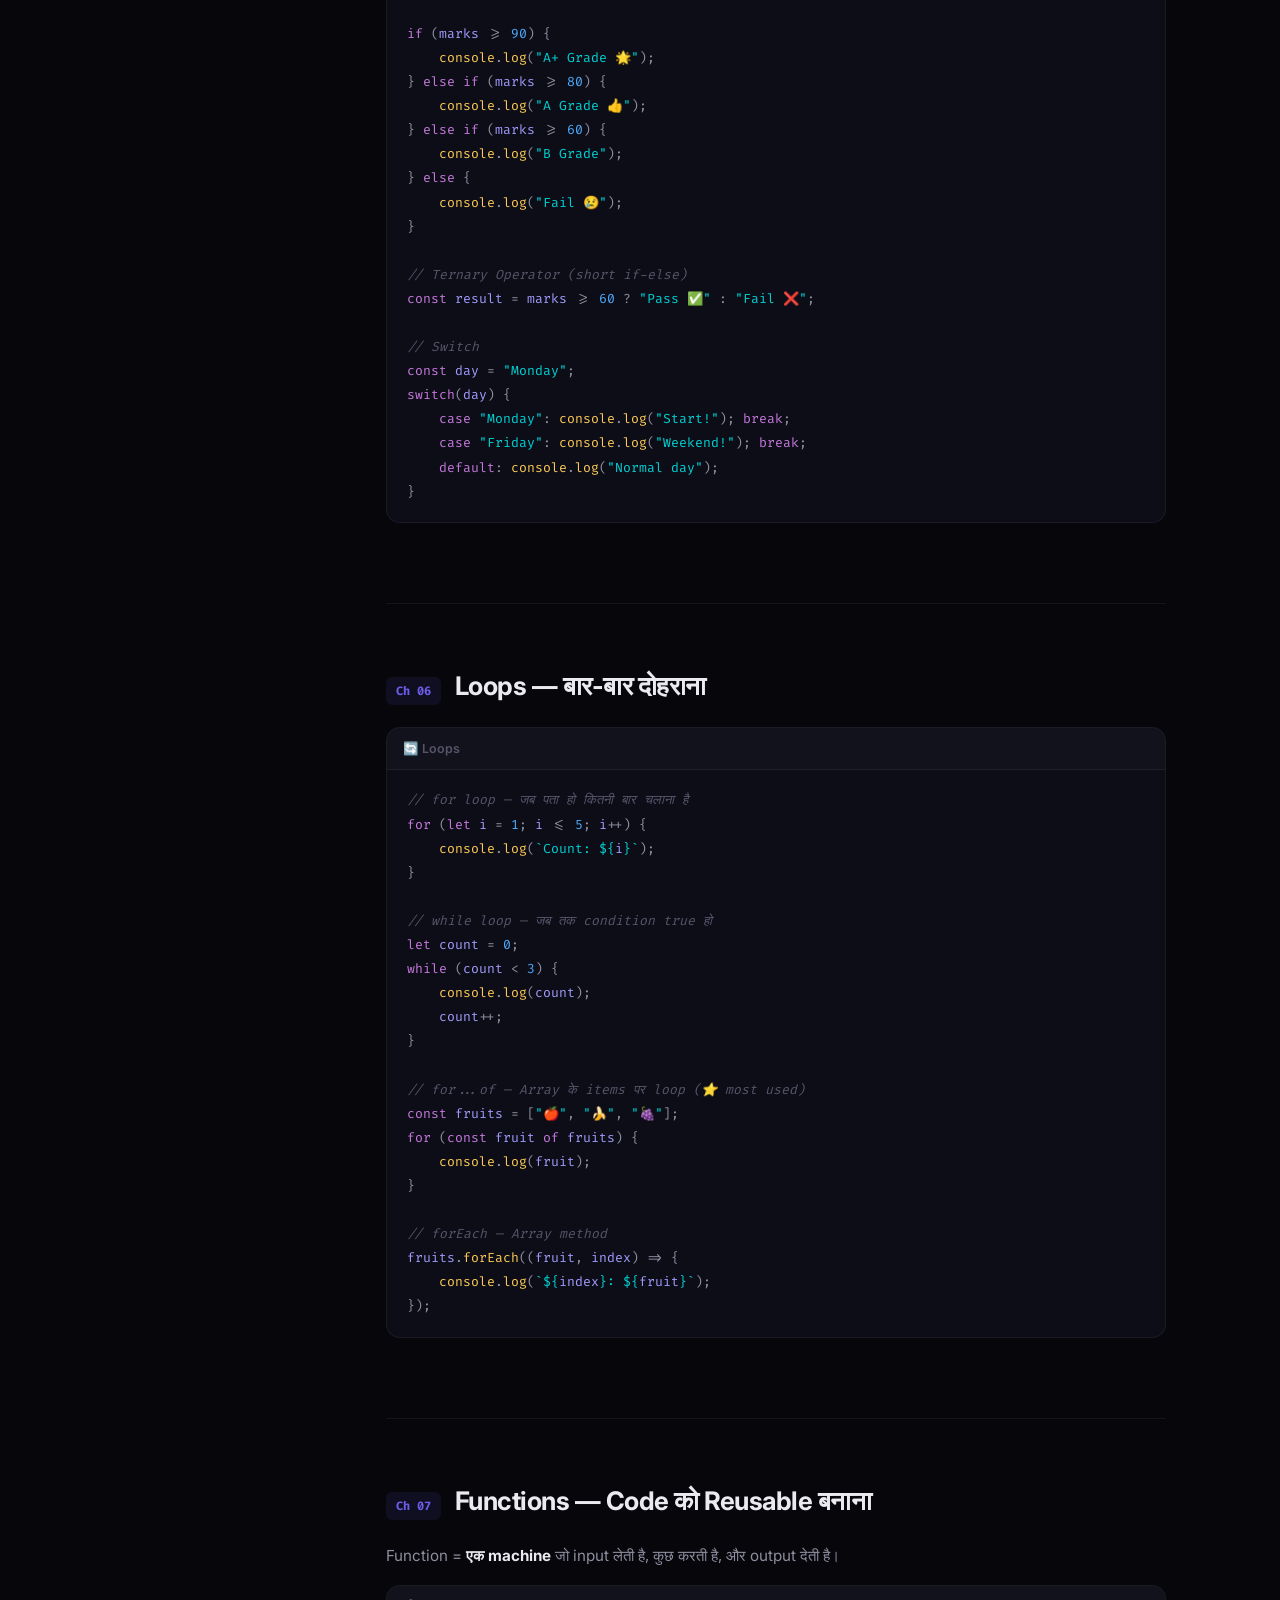
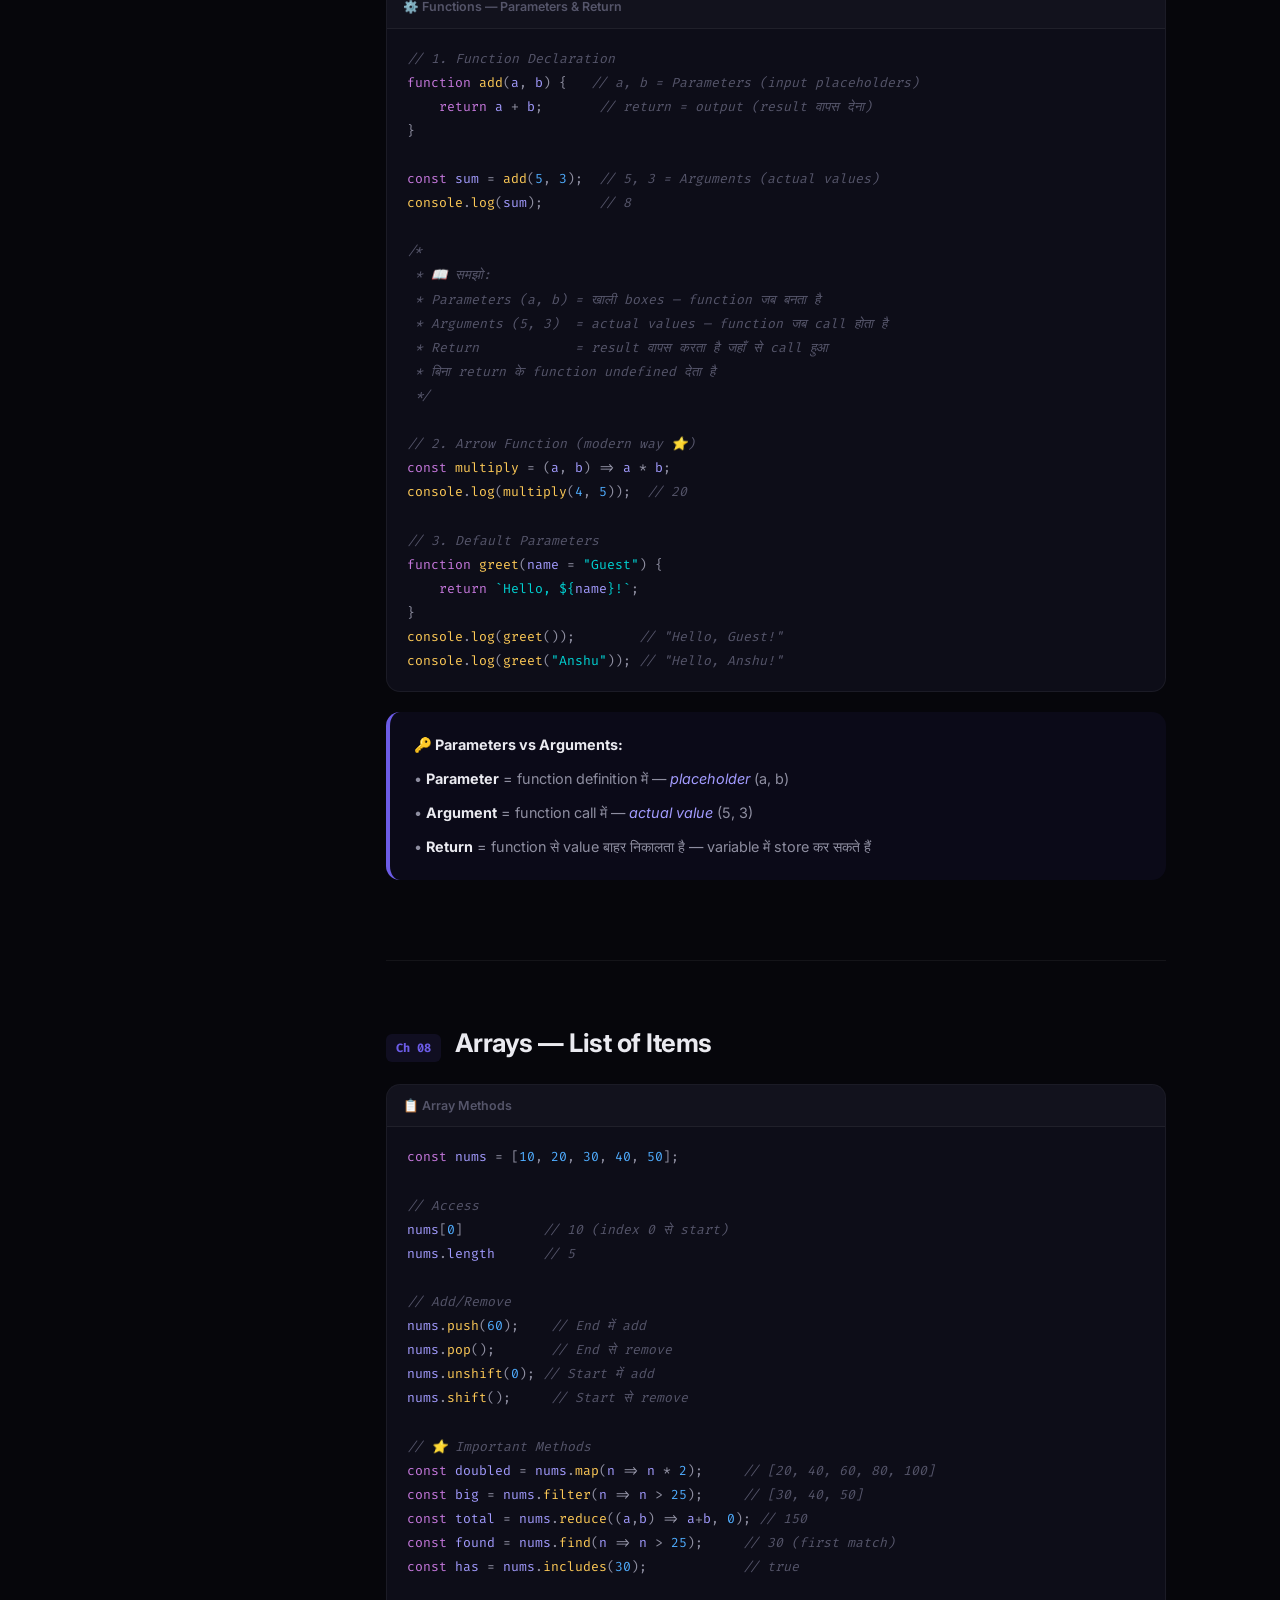
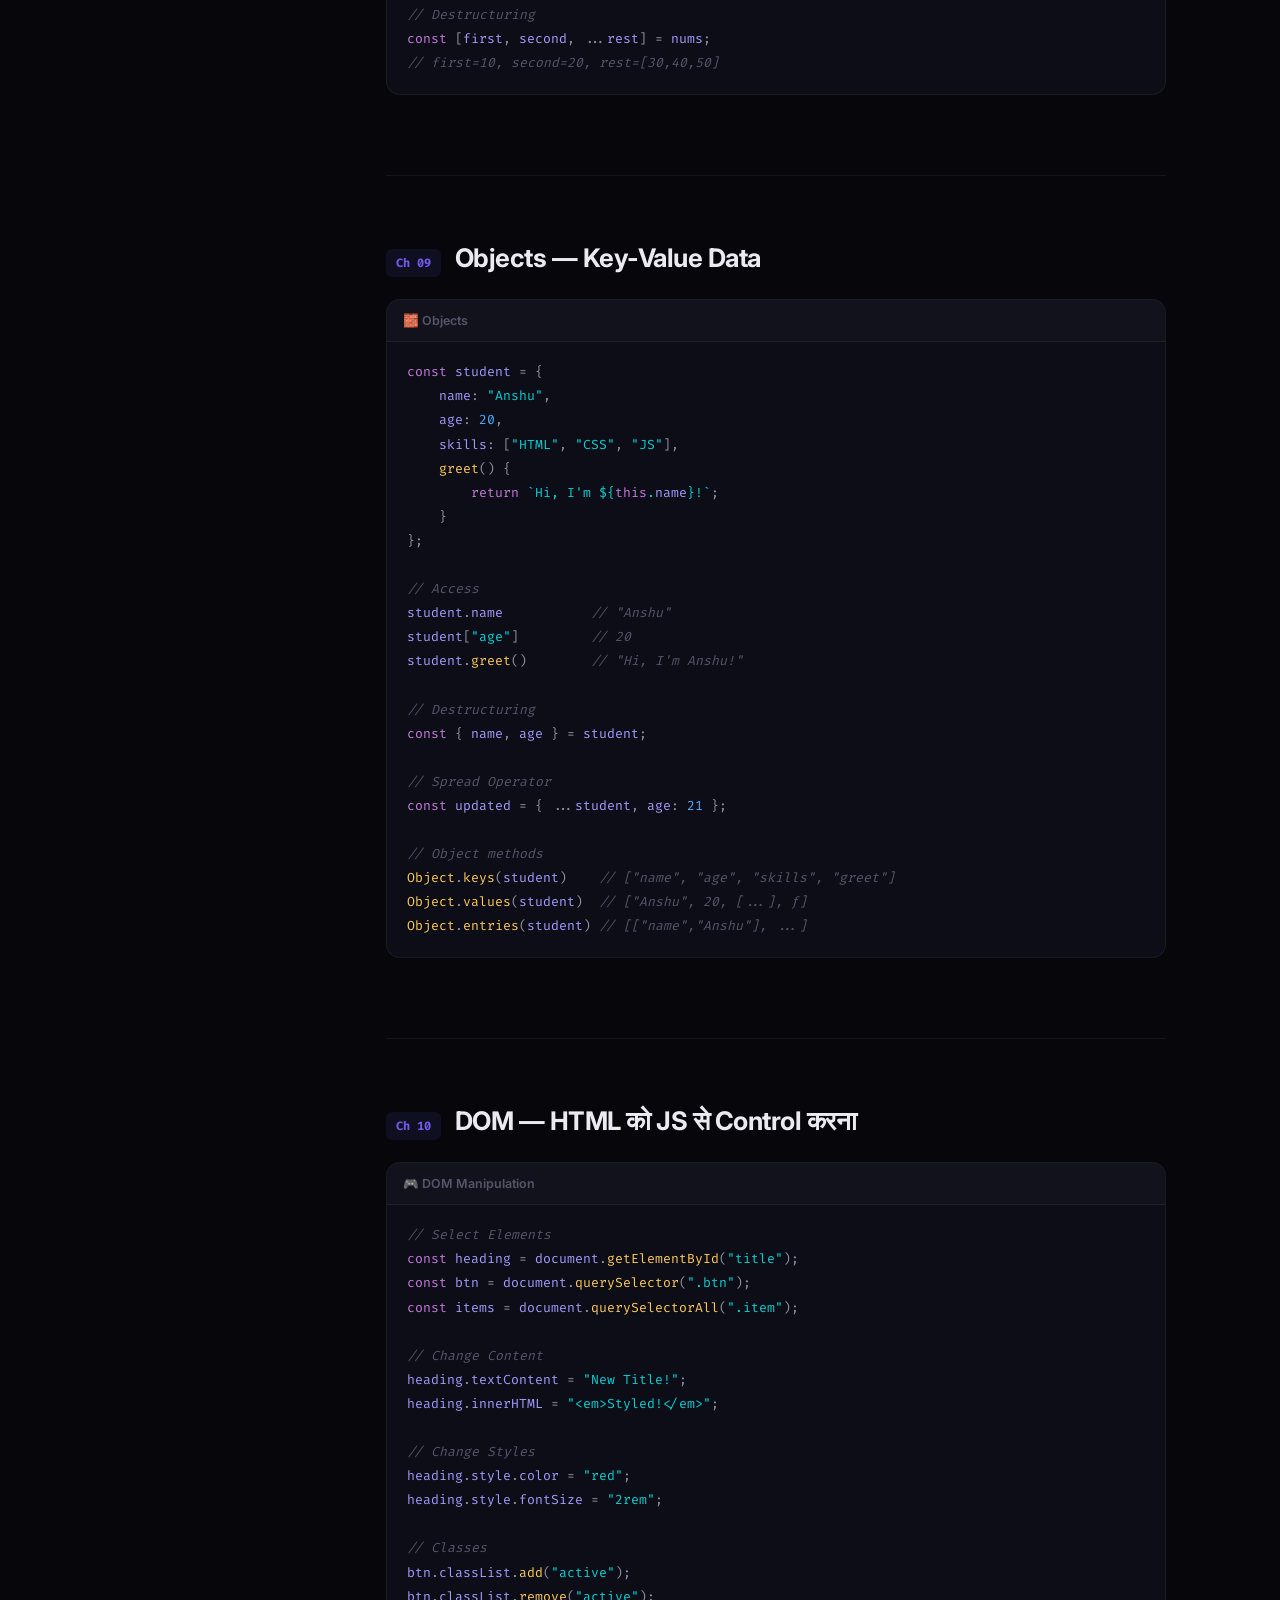
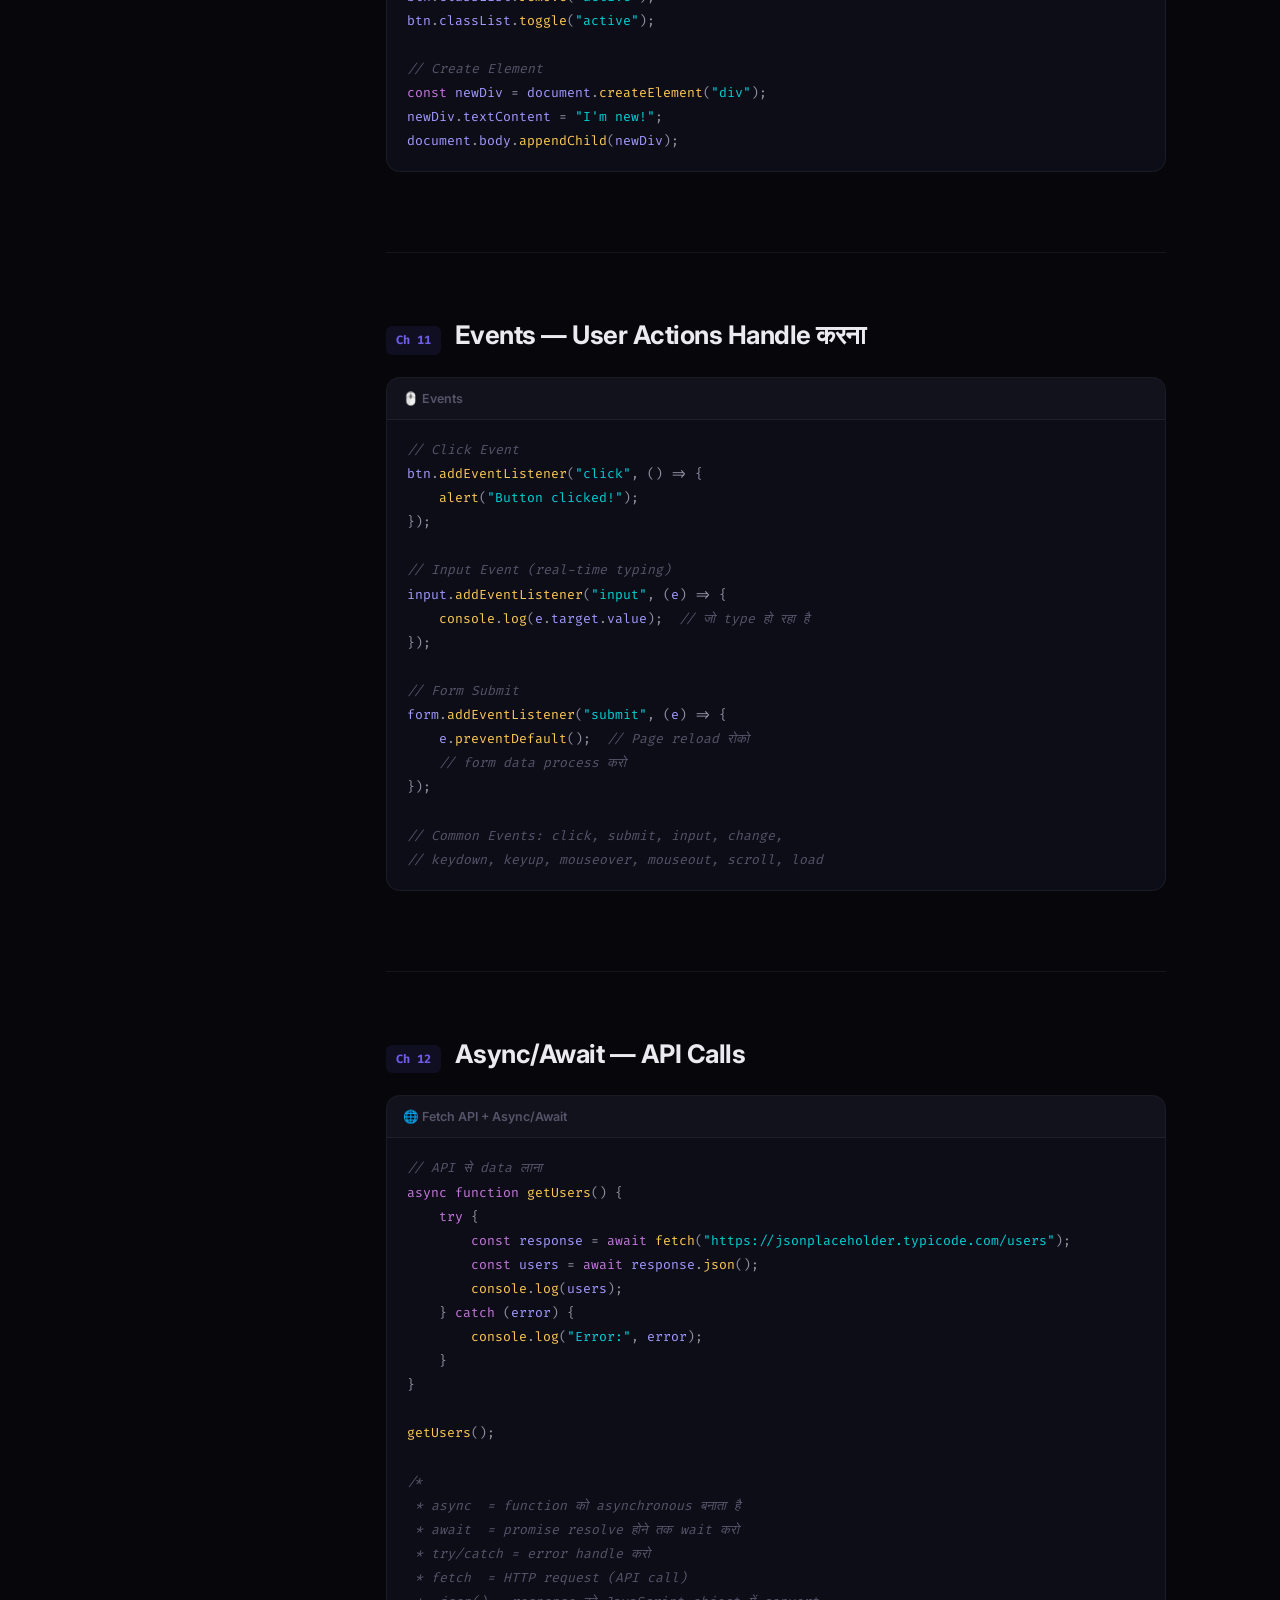
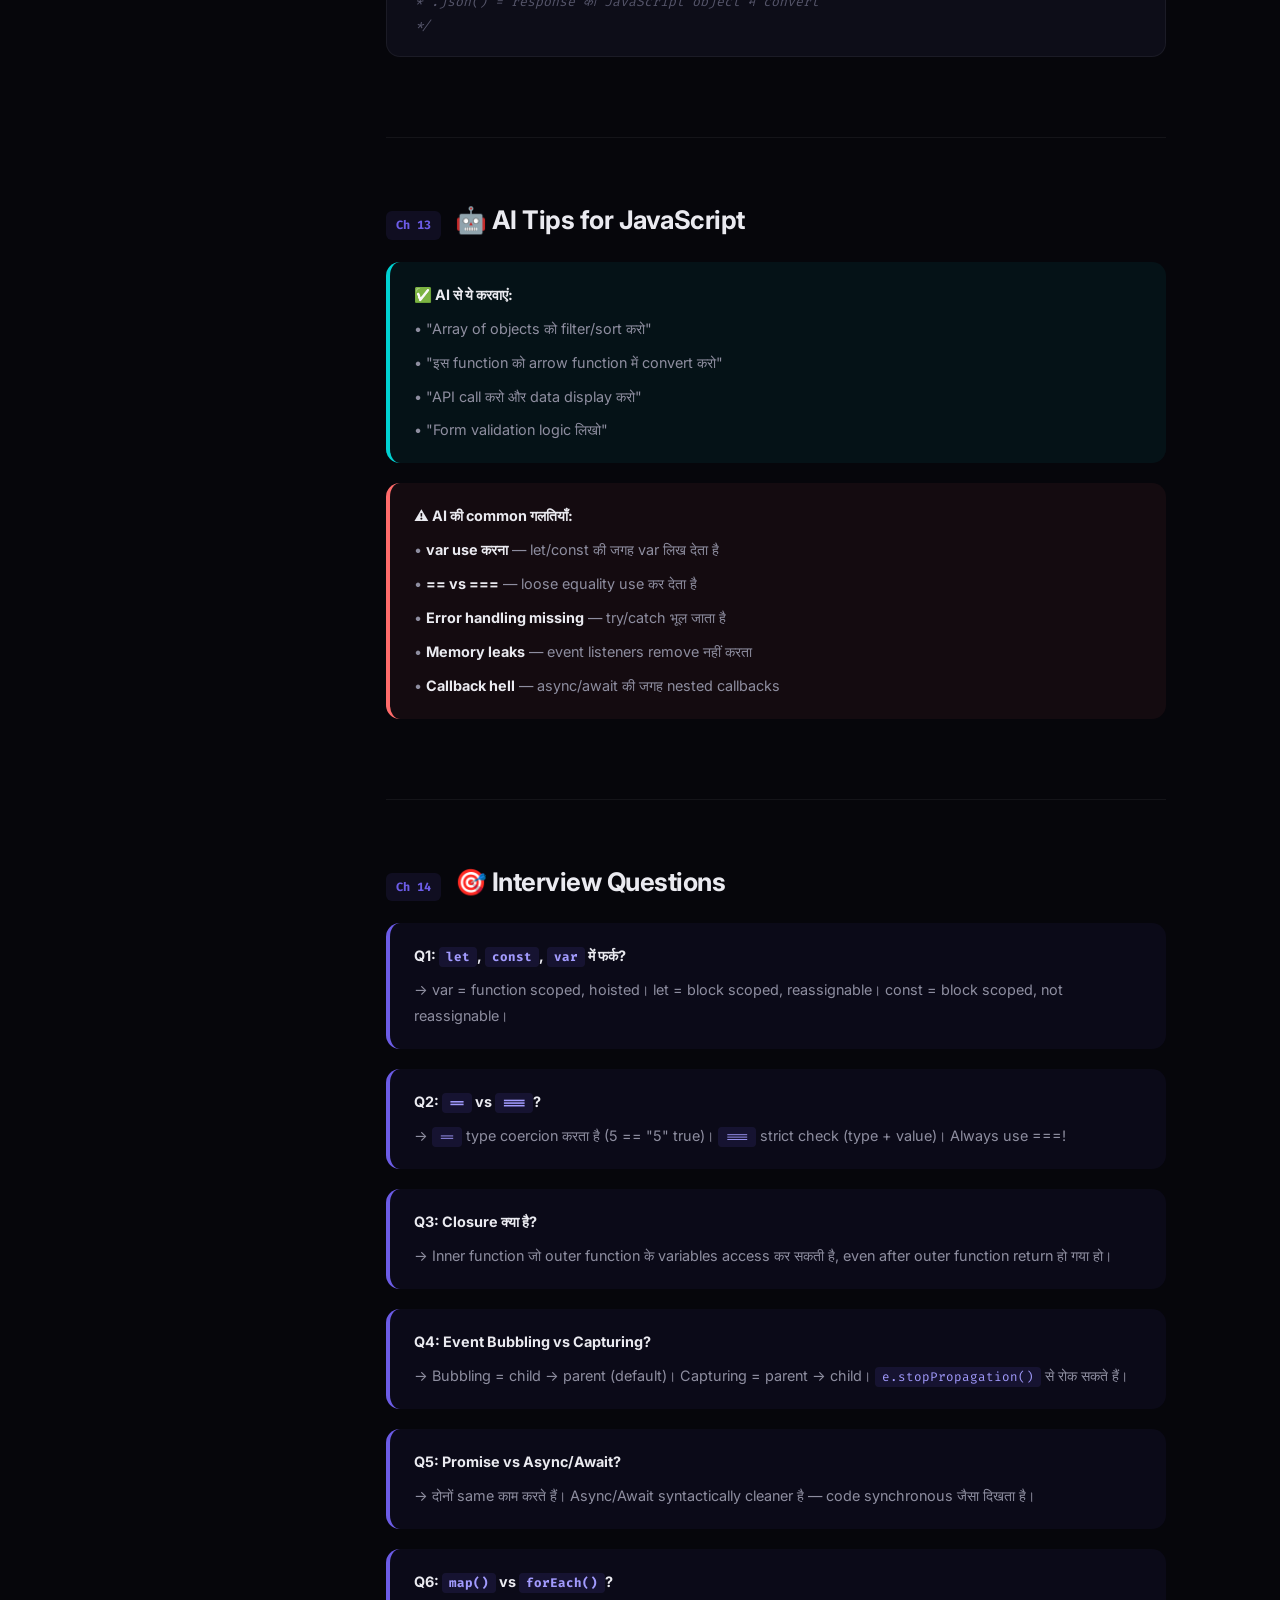
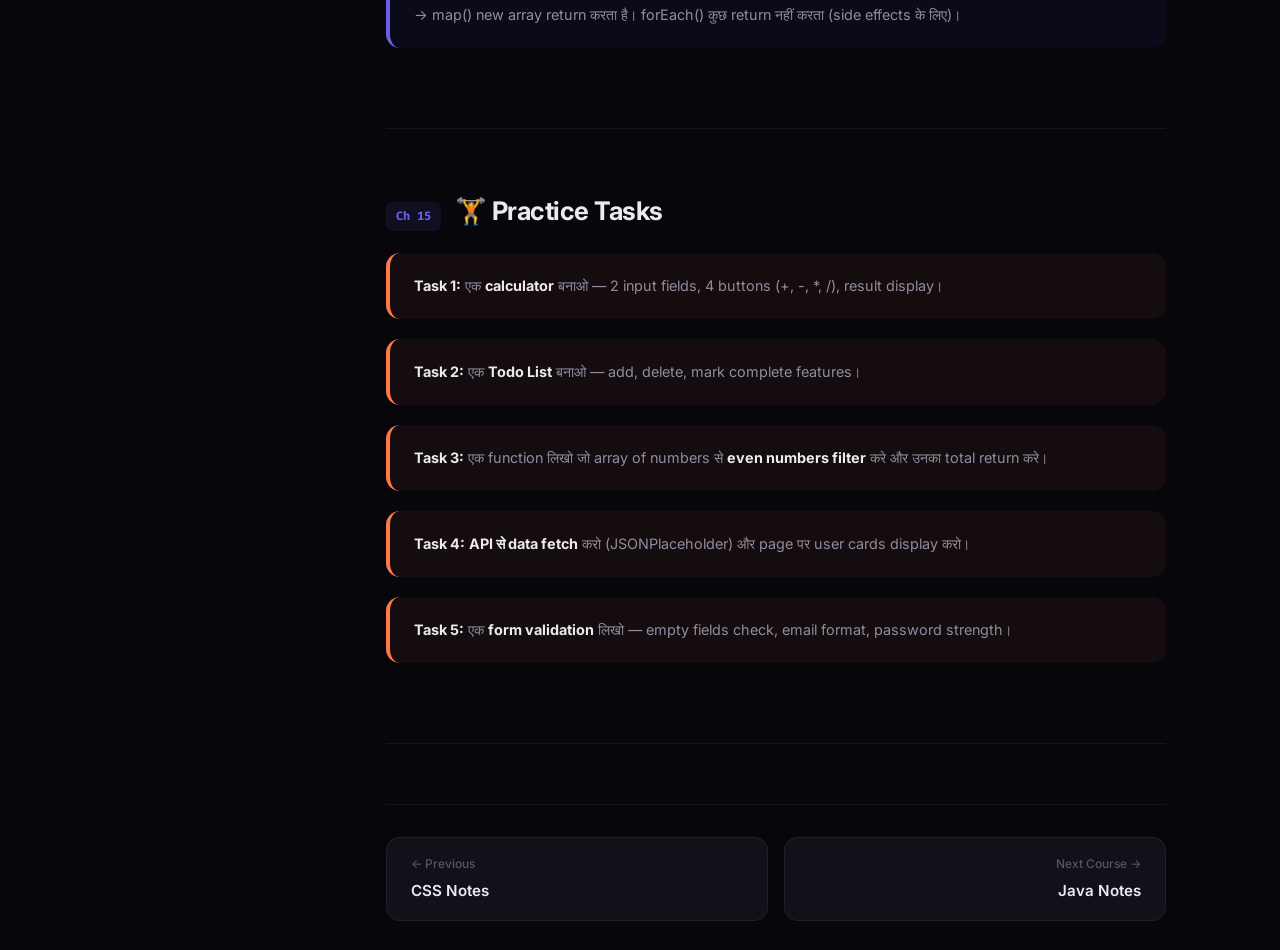
<file: js-notes.html>
<!DOCTYPE html>
<html lang="hi">

<head>
    <meta charset="UTF-8">
    <meta name="viewport" content="width=device-width, initial-scale=1.0">
    <meta name="description"
        content="JavaScript Complete Notes in Hindi — Variables, Functions, DOM, Events, Arrays, Objects, Async/Await सब detail में!">
    <title>JavaScript Notes — Ansu Learning</title>
    <link rel="stylesheet" href="course.css">
    <link rel="preconnect" href="https://fonts.googleapis.com">
    <link rel="preconnect" href="https://fonts.gstatic.com" crossorigin>
    <link
        href="https://fonts.googleapis.com/css2?family=Inter:wght@300;400;500;600;700;800&family=Fira+Code:wght@400;500&display=swap"
        rel="stylesheet">
</head>

<body>
    <header class="course-header">
        <div class="header-inner"><a href="index.html" class="back-link">← Back to Courses</a>
            <div class="course-title-bar"><span class="icon">⚡</span>
                <h1>JavaScript Complete Notes</h1>
            </div>
        </div>
    </header>
    <div class="page-layout">
        <aside class="sidebar">
            <h3>Chapters</h3>
            <ul>
                <li><a href="#ch1">1. JS क्या है?</a></li>
                <li><a href="#ch2">2. Variables</a></li>
                <li><a href="#ch3">3. Data Types</a></li>
                <li><a href="#ch4">4. Operators</a></li>
                <li><a href="#ch5">5. Conditions</a></li>
                <li><a href="#ch6">6. Loops</a></li>
                <li><a href="#ch7">7. Functions</a></li>
                <li><a href="#ch8">8. Arrays</a></li>
                <li><a href="#ch9">9. Objects</a></li>
                <li><a href="#ch10">10. DOM</a></li>
                <li><a href="#ch11">11. Events</a></li>
                <li><a href="#ch12">12. Async/Await</a></li>
                <li><a href="#ch13">13. AI Tips</a></li>
                <li><a href="#ch14">14. Interview Qs</a></li>
                <li><a href="#ch15">15. Practice Tasks</a></li>
            </ul>
        </aside>
        <div class="course-content">

            <div class="chapter" id="ch1">
                <div class="chapter-header"><span class="ch-num">Ch 01</span>
                    <h2>JavaScript क्या है? — Introduction</h2>
                </div>
                <p><strong>JavaScript</strong> web की <em>"brain"</em> है। HTML = skeleton, CSS = skin, <strong>JS =
                        muscles + brain</strong>।</p>
                <p>JS से website <strong>interactive</strong> बनती है — buttons click करना, forms validate करना,
                    animations, API calls — सब JS से होता है!</p>
                <ul>
                    <li><strong>Frontend + Backend</strong> दोनों के लिए (Node.js)</li>
                    <li><strong>दुनिया की #1 भाषा</strong> — सबसे ज़्यादा use होने वाली</li>
                    <li><strong>No compilation</strong> — Browser में directly चलती है</li>
                    <li><strong>Versatile</strong> — Web, Mobile (React Native), Desktop (Electron), AI/ML भी!</li>
                </ul>
                <div class="code-block">
                    <div class="code-block-title">🚀 पहला JavaScript Code</div>
                    <pre><code><span class="cmt">// Browser Console में try करो (F12 → Console tab)</span>
<span class="fn">console</span>.<span class="fn">log</span>(<span class="val">"Hello, Anshu! 🚀"</span>);
<span class="fn">alert</span>(<span class="val">"JavaScript काम कर रहा है!"</span>);</code></pre>
                </div>
            </div>

            <div class="chapter" id="ch2">
                <div class="chapter-header"><span class="ch-num">Ch 02</span>
                    <h2>Variables — Data Store करना</h2>
                </div>
                <p>Variables = <strong>डब्बे (boxes)</strong> जिनमें data रखा जाता है।</p>
                <div class="code-block">
                    <div class="code-block-title">📦 Variables</div>
                    <pre><code><span class="cmt">// ❌ var — पुराना, मत use करो</span>
<span class="kw">var</span> <span class="prop">purana</span> = <span class="val">"avoid this"</span>;

<span class="cmt">// ✅ let — value बदल सकती है</span>
<span class="kw">let</span> <span class="prop">age</span> = <span class="num">20</span>;
<span class="prop">age</span> = <span class="num">21</span>;  <span class="cmt">// OK, value change allowed</span>

<span class="cmt">// ✅ const — value कभी नहीं बदलेगी</span>
<span class="kw">const</span> <span class="prop">name</span> = <span class="val">"Anshu"</span>;
<span class="cmt">// name = "Priya"; ❌ Error! const change नहीं हो सकता</span>

<span class="cmt">// 📝 Rule: हमेशा const use करो, जब तक बदलनी न हो तब let</span></code></pre>
                </div>
                <div class="info-box tip">
                    <p><strong>💡 Golden Rule:</strong> <code>const</code> by default use करो। सिर्फ जब value बदलनी हो
                        तब <code>let</code>। <code>var</code> कभी मत use करो!</p>
                </div>
            </div>

            <div class="chapter" id="ch3">
                <div class="chapter-header"><span class="ch-num">Ch 03</span>
                    <h2>Data Types</h2>
                </div>
                <div class="code-block">
                    <div class="code-block-title">🏷️ JavaScript Data Types</div>
                    <pre><code><span class="cmt">// 1. String (text)</span>
<span class="kw">const</span> <span class="prop">name</span> = <span class="val">"Anshu"</span>;
<span class="kw">const</span> <span class="prop">greeting</span> = <span class="val">`Hello, ${name}!`</span>; <span class="cmt">// Template Literal ⭐</span>

<span class="cmt">// 2. Number (integer + decimal)</span>
<span class="kw">const</span> <span class="prop">age</span> = <span class="num">20</span>;
<span class="kw">const</span> <span class="prop">price</span> = <span class="num">99.99</span>;

<span class="cmt">// 3. Boolean (true/false)</span>
<span class="kw">const</span> <span class="prop">isStudent</span> = <span class="val">true</span>;

<span class="cmt">// 4. Undefined (declare किया but value नहीं दी)</span>
<span class="kw">let</span> <span class="prop">future</span>;  <span class="cmt">// undefined</span>

<span class="cmt">// 5. Null (intentionally empty)</span>
<span class="kw">const</span> <span class="prop">empty</span> = <span class="val">null</span>;

<span class="cmt">// 6. Array (list)</span>
<span class="kw">const</span> <span class="prop">skills</span> = [<span class="val">"HTML"</span>, <span class="val">"CSS"</span>, <span class="val">"JS"</span>];

<span class="cmt">// 7. Object (key-value pairs)</span>
<span class="kw">const</span> <span class="prop">student</span> = { <span class="prop">name</span>: <span class="val">"Anshu"</span>, <span class="prop">age</span>: <span class="num">20</span> };

<span class="cmt">// Type check</span>
<span class="fn">console</span>.<span class="fn">log</span>(<span class="kw">typeof</span> <span class="prop">name</span>);  <span class="cmt">// "string"</span>
<span class="fn">console</span>.<span class="fn">log</span>(<span class="kw">typeof</span> <span class="prop">age</span>);   <span class="cmt">// "number"</span></code></pre>
                </div>
            </div>

            <div class="chapter" id="ch4">
                <div class="chapter-header"><span class="ch-num">Ch 04</span>
                    <h2>Operators</h2>
                </div>
                <div class="code-block">
                    <div class="code-block-title">➕ Operators</div>
                    <pre><code><span class="cmt">// Arithmetic</span>
<span class="num">5</span> + <span class="num">3</span>   <span class="cmt">// 8  (जोड़)</span>
<span class="num">10</span> - <span class="num">3</span>  <span class="cmt">// 7  (घटाव)</span>
<span class="num">4</span> * <span class="num">3</span>   <span class="cmt">// 12 (गुणा)</span>
<span class="num">10</span> / <span class="num">3</span>  <span class="cmt">// 3.33 (भाग)</span>
<span class="num">10</span> % <span class="num">3</span>  <span class="cmt">// 1  (शेष - remainder)</span>
<span class="num">2</span> ** <span class="num">3</span>  <span class="cmt">// 8  (power - 2³)</span>

<span class="cmt">// Comparison — हमेशा === use करो!</span>
<span class="num">5</span> === <span class="num">5</span>    <span class="cmt">// true  (strict equal ✅)</span>
<span class="num">5</span> == <span class="val">"5"</span>   <span class="cmt">// true  (loose equal ❌ avoid!)</span>
<span class="num">5</span> !== <span class="num">3</span>    <span class="cmt">// true  (not equal)</span>
<span class="num">5</span> > <span class="num">3</span>     <span class="cmt">// true</span>
<span class="num">5</span> <= <span class="num">5</span>    <span class="cmt">// true</span>

<span class="cmt">// Logical</span>
<span class="val">true</span> && <span class="val">true</span>   <span class="cmt">// true  (AND - दोनों true)</span>
<span class="val">true</span> || <span class="val">false</span>  <span class="cmt">// true  (OR - कोई एक true)</span>
!<span class="val">true</span>          <span class="cmt">// false (NOT - उल्टा)</span></code></pre>
                </div>
            </div>

            <div class="chapter" id="ch5">
                <div class="chapter-header"><span class="ch-num">Ch 05</span>
                    <h2>Conditions — if else</h2>
                </div>
                <div class="code-block">
                    <div class="code-block-title">🔀 Conditional Statements</div>
                    <pre><code><span class="kw">const</span> <span class="prop">marks</span> = <span class="num">85</span>;

<span class="kw">if</span> (<span class="prop">marks</span> >= <span class="num">90</span>) {
    <span class="fn">console</span>.<span class="fn">log</span>(<span class="val">"A+ Grade 🌟"</span>);
} <span class="kw">else if</span> (<span class="prop">marks</span> >= <span class="num">80</span>) {
    <span class="fn">console</span>.<span class="fn">log</span>(<span class="val">"A Grade 👍"</span>);
} <span class="kw">else if</span> (<span class="prop">marks</span> >= <span class="num">60</span>) {
    <span class="fn">console</span>.<span class="fn">log</span>(<span class="val">"B Grade"</span>);
} <span class="kw">else</span> {
    <span class="fn">console</span>.<span class="fn">log</span>(<span class="val">"Fail 😢"</span>);
}

<span class="cmt">// Ternary Operator (short if-else)</span>
<span class="kw">const</span> <span class="prop">result</span> = <span class="prop">marks</span> >= <span class="num">60</span> ? <span class="val">"Pass ✅"</span> : <span class="val">"Fail ❌"</span>;

<span class="cmt">// Switch</span>
<span class="kw">const</span> <span class="prop">day</span> = <span class="val">"Monday"</span>;
<span class="kw">switch</span>(<span class="prop">day</span>) {
    <span class="kw">case</span> <span class="val">"Monday"</span>: <span class="fn">console</span>.<span class="fn">log</span>(<span class="val">"Start!"</span>); <span class="kw">break</span>;
    <span class="kw">case</span> <span class="val">"Friday"</span>: <span class="fn">console</span>.<span class="fn">log</span>(<span class="val">"Weekend!"</span>); <span class="kw">break</span>;
    <span class="kw">default</span>: <span class="fn">console</span>.<span class="fn">log</span>(<span class="val">"Normal day"</span>);
}</code></pre>
                </div>
            </div>

            <div class="chapter" id="ch6">
                <div class="chapter-header"><span class="ch-num">Ch 06</span>
                    <h2>Loops — बार-बार दोहराना</h2>
                </div>
                <div class="code-block">
                    <div class="code-block-title">🔄 Loops</div>
                    <pre><code><span class="cmt">// for loop — जब पता हो कितनी बार चलाना है</span>
<span class="kw">for</span> (<span class="kw">let</span> <span class="prop">i</span> = <span class="num">1</span>; <span class="prop">i</span> <= <span class="num">5</span>; <span class="prop">i</span>++) {
    <span class="fn">console</span>.<span class="fn">log</span>(<span class="val">`Count: ${<span class="prop">i</span>}`</span>);
}

<span class="cmt">// while loop — जब तक condition true हो</span>
<span class="kw">let</span> <span class="prop">count</span> = <span class="num">0</span>;
<span class="kw">while</span> (<span class="prop">count</span> < <span class="num">3</span>) {
    <span class="fn">console</span>.<span class="fn">log</span>(<span class="prop">count</span>);
    <span class="prop">count</span>++;
}

<span class="cmt">// for...of — Array के items पर loop (⭐ most used)</span>
<span class="kw">const</span> <span class="prop">fruits</span> = [<span class="val">"🍎"</span>, <span class="val">"🍌"</span>, <span class="val">"🍇"</span>];
<span class="kw">for</span> (<span class="kw">const</span> <span class="prop">fruit</span> <span class="kw">of</span> <span class="prop">fruits</span>) {
    <span class="fn">console</span>.<span class="fn">log</span>(<span class="prop">fruit</span>);
}

<span class="cmt">// forEach — Array method</span>
<span class="prop">fruits</span>.<span class="fn">forEach</span>((<span class="prop">fruit</span>, <span class="prop">index</span>) => {
    <span class="fn">console</span>.<span class="fn">log</span>(<span class="val">`${<span class="prop">index</span>}: ${<span class="prop">fruit</span>}`</span>);
});</code></pre>
                </div>
            </div>

            <div class="chapter" id="ch7">
                <div class="chapter-header"><span class="ch-num">Ch 07</span>
                    <h2>Functions — Code को Reusable बनाना</h2>
                </div>
                <p>Function = <strong>एक machine</strong> जो input लेती है, कुछ करती है, और output देती है।</p>
                <div class="code-block">
                    <div class="code-block-title">⚙️ Functions — Parameters & Return</div>
                    <pre><code><span class="cmt">// 1. Function Declaration</span>
<span class="kw">function</span> <span class="fn">add</span>(<span class="prop">a</span>, <span class="prop">b</span>) {   <span class="cmt">// a, b = Parameters (input placeholders)</span>
    <span class="kw">return</span> <span class="prop">a</span> + <span class="prop">b</span>;       <span class="cmt">// return = output (result वापस देना)</span>
}

<span class="kw">const</span> <span class="prop">sum</span> = <span class="fn">add</span>(<span class="num">5</span>, <span class="num">3</span>);  <span class="cmt">// 5, 3 = Arguments (actual values)</span>
<span class="fn">console</span>.<span class="fn">log</span>(<span class="prop">sum</span>);       <span class="cmt">// 8</span>

<span class="cmt">/*
 * 📖 समझो:
 * Parameters (a, b) = खाली boxes — function जब बनता है
 * Arguments (5, 3)  = actual values — function जब call होता है
 * Return            = result वापस करता है जहाँ से call हुआ
 * बिना return के function undefined देता है
 */</span>

<span class="cmt">// 2. Arrow Function (modern way ⭐)</span>
<span class="kw">const</span> <span class="fn">multiply</span> = (<span class="prop">a</span>, <span class="prop">b</span>) => <span class="prop">a</span> * <span class="prop">b</span>;
<span class="fn">console</span>.<span class="fn">log</span>(<span class="fn">multiply</span>(<span class="num">4</span>, <span class="num">5</span>));  <span class="cmt">// 20</span>

<span class="cmt">// 3. Default Parameters</span>
<span class="kw">function</span> <span class="fn">greet</span>(<span class="prop">name</span> = <span class="val">"Guest"</span>) {
    <span class="kw">return</span> <span class="val">`Hello, ${<span class="prop">name</span>}!`</span>;
}
<span class="fn">console</span>.<span class="fn">log</span>(<span class="fn">greet</span>());        <span class="cmt">// "Hello, Guest!"</span>
<span class="fn">console</span>.<span class="fn">log</span>(<span class="fn">greet</span>(<span class="val">"Anshu"</span>)); <span class="cmt">// "Hello, Anshu!"</span></code></pre>
                </div>

                <div class="info-box note">
                    <p><strong>🔑 Parameters vs Arguments:</strong></p>
                    <p>• <strong>Parameter</strong> = function definition में — <em>placeholder</em> (a, b)</p>
                    <p>• <strong>Argument</strong> = function call में — <em>actual value</em> (5, 3)</p>
                    <p>• <strong>Return</strong> = function से value बाहर निकालता है — variable में store कर सकते हैं
                    </p>
                </div>
            </div>

            <div class="chapter" id="ch8">
                <div class="chapter-header"><span class="ch-num">Ch 08</span>
                    <h2>Arrays — List of Items</h2>
                </div>
                <div class="code-block">
                    <div class="code-block-title">📋 Array Methods</div>
                    <pre><code><span class="kw">const</span> <span class="prop">nums</span> = [<span class="num">10</span>, <span class="num">20</span>, <span class="num">30</span>, <span class="num">40</span>, <span class="num">50</span>];

<span class="cmt">// Access</span>
<span class="prop">nums</span>[<span class="num">0</span>]          <span class="cmt">// 10 (index 0 से start)</span>
<span class="prop">nums</span>.<span class="prop">length</span>      <span class="cmt">// 5</span>

<span class="cmt">// Add/Remove</span>
<span class="prop">nums</span>.<span class="fn">push</span>(<span class="num">60</span>);    <span class="cmt">// End में add</span>
<span class="prop">nums</span>.<span class="fn">pop</span>();       <span class="cmt">// End से remove</span>
<span class="prop">nums</span>.<span class="fn">unshift</span>(<span class="num">0</span>); <span class="cmt">// Start में add</span>
<span class="prop">nums</span>.<span class="fn">shift</span>();     <span class="cmt">// Start से remove</span>

<span class="cmt">// ⭐ Important Methods</span>
<span class="kw">const</span> <span class="prop">doubled</span> = <span class="prop">nums</span>.<span class="fn">map</span>(<span class="prop">n</span> => <span class="prop">n</span> * <span class="num">2</span>);     <span class="cmt">// [20, 40, 60, 80, 100]</span>
<span class="kw">const</span> <span class="prop">big</span> = <span class="prop">nums</span>.<span class="fn">filter</span>(<span class="prop">n</span> => <span class="prop">n</span> > <span class="num">25</span>);     <span class="cmt">// [30, 40, 50]</span>
<span class="kw">const</span> <span class="prop">total</span> = <span class="prop">nums</span>.<span class="fn">reduce</span>((<span class="prop">a</span>,<span class="prop">b</span>) => <span class="prop">a</span>+<span class="prop">b</span>, <span class="num">0</span>); <span class="cmt">// 150</span>
<span class="kw">const</span> <span class="prop">found</span> = <span class="prop">nums</span>.<span class="fn">find</span>(<span class="prop">n</span> => <span class="prop">n</span> > <span class="num">25</span>);     <span class="cmt">// 30 (first match)</span>
<span class="kw">const</span> <span class="prop">has</span> = <span class="prop">nums</span>.<span class="fn">includes</span>(<span class="num">30</span>);            <span class="cmt">// true</span>

<span class="cmt">// Destructuring</span>
<span class="kw">const</span> [<span class="prop">first</span>, <span class="prop">second</span>, ...<span class="prop">rest</span>] = <span class="prop">nums</span>;
<span class="cmt">// first=10, second=20, rest=[30,40,50]</span></code></pre>
                </div>
            </div>

            <div class="chapter" id="ch9">
                <div class="chapter-header"><span class="ch-num">Ch 09</span>
                    <h2>Objects — Key-Value Data</h2>
                </div>
                <div class="code-block">
                    <div class="code-block-title">🧱 Objects</div>
                    <pre><code><span class="kw">const</span> <span class="prop">student</span> = {
    <span class="prop">name</span>: <span class="val">"Anshu"</span>,
    <span class="prop">age</span>: <span class="num">20</span>,
    <span class="prop">skills</span>: [<span class="val">"HTML"</span>, <span class="val">"CSS"</span>, <span class="val">"JS"</span>],
    <span class="fn">greet</span>() {
        <span class="kw">return</span> <span class="val">`Hi, I'm ${<span class="kw">this</span>.<span class="prop">name</span>}!`</span>;
    }
};

<span class="cmt">// Access</span>
<span class="prop">student</span>.<span class="prop">name</span>           <span class="cmt">// "Anshu"</span>
<span class="prop">student</span>[<span class="val">"age"</span>]         <span class="cmt">// 20</span>
<span class="prop">student</span>.<span class="fn">greet</span>()        <span class="cmt">// "Hi, I'm Anshu!"</span>

<span class="cmt">// Destructuring</span>
<span class="kw">const</span> { <span class="prop">name</span>, <span class="prop">age</span> } = <span class="prop">student</span>;

<span class="cmt">// Spread Operator</span>
<span class="kw">const</span> <span class="prop">updated</span> = { ...<span class="prop">student</span>, <span class="prop">age</span>: <span class="num">21</span> };

<span class="cmt">// Object methods</span>
<span class="fn">Object</span>.<span class="fn">keys</span>(<span class="prop">student</span>)    <span class="cmt">// ["name", "age", "skills", "greet"]</span>
<span class="fn">Object</span>.<span class="fn">values</span>(<span class="prop">student</span>)  <span class="cmt">// ["Anshu", 20, [...], ƒ]</span>
<span class="fn">Object</span>.<span class="fn">entries</span>(<span class="prop">student</span>) <span class="cmt">// [["name","Anshu"], ...]</span></code></pre>
                </div>
            </div>

            <div class="chapter" id="ch10">
                <div class="chapter-header"><span class="ch-num">Ch 10</span>
                    <h2>DOM — HTML को JS से Control करना</h2>
                </div>
                <div class="code-block">
                    <div class="code-block-title">🎮 DOM Manipulation</div>
                    <pre><code><span class="cmt">// Select Elements</span>
<span class="kw">const</span> <span class="prop">heading</span> = <span class="prop">document</span>.<span class="fn">getElementById</span>(<span class="val">"title"</span>);
<span class="kw">const</span> <span class="prop">btn</span> = <span class="prop">document</span>.<span class="fn">querySelector</span>(<span class="val">".btn"</span>);
<span class="kw">const</span> <span class="prop">items</span> = <span class="prop">document</span>.<span class="fn">querySelectorAll</span>(<span class="val">".item"</span>);

<span class="cmt">// Change Content</span>
<span class="prop">heading</span>.<span class="prop">textContent</span> = <span class="val">"New Title!"</span>;
<span class="prop">heading</span>.<span class="prop">innerHTML</span> = <span class="val">"&lt;em&gt;Styled!&lt;/em&gt;"</span>;

<span class="cmt">// Change Styles</span>
<span class="prop">heading</span>.<span class="prop">style</span>.<span class="prop">color</span> = <span class="val">"red"</span>;
<span class="prop">heading</span>.<span class="prop">style</span>.<span class="prop">fontSize</span> = <span class="val">"2rem"</span>;

<span class="cmt">// Classes</span>
<span class="prop">btn</span>.<span class="prop">classList</span>.<span class="fn">add</span>(<span class="val">"active"</span>);
<span class="prop">btn</span>.<span class="prop">classList</span>.<span class="fn">remove</span>(<span class="val">"active"</span>);
<span class="prop">btn</span>.<span class="prop">classList</span>.<span class="fn">toggle</span>(<span class="val">"active"</span>);

<span class="cmt">// Create Element</span>
<span class="kw">const</span> <span class="prop">newDiv</span> = <span class="prop">document</span>.<span class="fn">createElement</span>(<span class="val">"div"</span>);
<span class="prop">newDiv</span>.<span class="prop">textContent</span> = <span class="val">"I'm new!"</span>;
<span class="prop">document</span>.<span class="prop">body</span>.<span class="fn">appendChild</span>(<span class="prop">newDiv</span>);</code></pre>
                </div>
            </div>

            <div class="chapter" id="ch11">
                <div class="chapter-header"><span class="ch-num">Ch 11</span>
                    <h2>Events — User Actions Handle करना</h2>
                </div>
                <div class="code-block">
                    <div class="code-block-title">🖱️ Events</div>
                    <pre><code><span class="cmt">// Click Event</span>
<span class="prop">btn</span>.<span class="fn">addEventListener</span>(<span class="val">"click"</span>, () => {
    <span class="fn">alert</span>(<span class="val">"Button clicked!"</span>);
});

<span class="cmt">// Input Event (real-time typing)</span>
<span class="prop">input</span>.<span class="fn">addEventListener</span>(<span class="val">"input"</span>, (<span class="prop">e</span>) => {
    <span class="fn">console</span>.<span class="fn">log</span>(<span class="prop">e</span>.<span class="prop">target</span>.<span class="prop">value</span>);  <span class="cmt">// जो type हो रहा है</span>
});

<span class="cmt">// Form Submit</span>
<span class="prop">form</span>.<span class="fn">addEventListener</span>(<span class="val">"submit"</span>, (<span class="prop">e</span>) => {
    <span class="prop">e</span>.<span class="fn">preventDefault</span>();  <span class="cmt">// Page reload रोको</span>
    <span class="cmt">// form data process करो</span>
});

<span class="cmt">// Common Events: click, submit, input, change,</span>
<span class="cmt">// keydown, keyup, mouseover, mouseout, scroll, load</span></code></pre>
                </div>
            </div>

            <div class="chapter" id="ch12">
                <div class="chapter-header"><span class="ch-num">Ch 12</span>
                    <h2>Async/Await — API Calls</h2>
                </div>
                <div class="code-block">
                    <div class="code-block-title">🌐 Fetch API + Async/Await</div>
                    <pre><code><span class="cmt">// API से data लाना</span>
<span class="kw">async function</span> <span class="fn">getUsers</span>() {
    <span class="kw">try</span> {
        <span class="kw">const</span> <span class="prop">response</span> = <span class="kw">await</span> <span class="fn">fetch</span>(<span class="val">"https://jsonplaceholder.typicode.com/users"</span>);
        <span class="kw">const</span> <span class="prop">users</span> = <span class="kw">await</span> <span class="prop">response</span>.<span class="fn">json</span>();
        <span class="fn">console</span>.<span class="fn">log</span>(<span class="prop">users</span>);
    } <span class="kw">catch</span> (<span class="prop">error</span>) {
        <span class="fn">console</span>.<span class="fn">log</span>(<span class="val">"Error:"</span>, <span class="prop">error</span>);
    }
}

<span class="fn">getUsers</span>();

<span class="cmt">/*
 * async  = function को asynchronous बनाता है
 * await  = promise resolve होने तक wait करो
 * try/catch = error handle करो
 * fetch  = HTTP request (API call)
 * .json() = response को JavaScript object में convert
 */</span></code></pre>
                </div>
            </div>

            <div class="chapter" id="ch13">
                <div class="chapter-header"><span class="ch-num">Ch 13</span>
                    <h2>🤖 AI Tips for JavaScript</h2>
                </div>
                <div class="info-box tip">
                    <p><strong>✅ AI से ये करवाएं:</strong></p>
                    <p>• "Array of objects को filter/sort करो"</p>
                    <p>• "इस function को arrow function में convert करो"</p>
                    <p>• "API call करो और data display करो"</p>
                    <p>• "Form validation logic लिखो"</p>
                </div>
                <div class="info-box warn">
                    <p><strong>⚠️ AI की common गलतियाँ:</strong></p>
                    <p>• <strong>var use करना</strong> — let/const की जगह var लिख देता है</p>
                    <p>• <strong>== vs ===</strong> — loose equality use कर देता है</p>
                    <p>• <strong>Error handling missing</strong> — try/catch भूल जाता है</p>
                    <p>• <strong>Memory leaks</strong> — event listeners remove नहीं करता</p>
                    <p>• <strong>Callback hell</strong> — async/await की जगह nested callbacks</p>
                </div>
            </div>

            <div class="chapter" id="ch14">
                <div class="chapter-header"><span class="ch-num">Ch 14</span>
                    <h2>🎯 Interview Questions</h2>
                </div>
                <div class="info-box note">
                    <p><strong>Q1: <code>let</code>, <code>const</code>, <code>var</code> में फर्क?</strong></p>
                    <p>→ var = function scoped, hoisted। let = block scoped, reassignable। const = block scoped, not
                        reassignable।</p>
                </div>
                <div class="info-box note">
                    <p><strong>Q2: <code>==</code> vs <code>===</code>?</strong></p>
                    <p>→ <code>==</code> type coercion करता है (5 == "5" true)। <code>===</code> strict check (type +
                        value)। Always use ===!</p>
                </div>
                <div class="info-box note">
                    <p><strong>Q3: Closure क्या है?</strong></p>
                    <p>→ Inner function जो outer function के variables access कर सकती है, even after outer function
                        return हो गया हो।</p>
                </div>
                <div class="info-box note">
                    <p><strong>Q4: Event Bubbling vs Capturing?</strong></p>
                    <p>→ Bubbling = child → parent (default)। Capturing = parent → child।
                        <code>e.stopPropagation()</code> से रोक सकते हैं।</p>
                </div>
                <div class="info-box note">
                    <p><strong>Q5: Promise vs Async/Await?</strong></p>
                    <p>→ दोनों same काम करते हैं। Async/Await syntactically cleaner है — code synchronous जैसा दिखता है।
                    </p>
                </div>
                <div class="info-box note">
                    <p><strong>Q6: <code>map()</code> vs <code>forEach()</code>?</strong></p>
                    <p>→ map() new array return करता है। forEach() कुछ return नहीं करता (side effects के लिए)।</p>
                </div>
            </div>

            <div class="chapter" id="ch15">
                <div class="chapter-header"><span class="ch-num">Ch 15</span>
                    <h2>🏋️ Practice Tasks</h2>
                </div>
                <div class="info-box important">
                    <p><strong>Task 1:</strong> एक <strong>calculator</strong> बनाओ — 2 input fields, 4 buttons (+, -,
                        *, /), result display।</p>
                </div>
                <div class="info-box important">
                    <p><strong>Task 2:</strong> एक <strong>Todo List</strong> बनाओ — add, delete, mark complete
                        features।</p>
                </div>
                <div class="info-box important">
                    <p><strong>Task 3:</strong> एक function लिखो जो array of numbers से <strong>even numbers
                            filter</strong> करे और उनका total return करे।</p>
                </div>
                <div class="info-box important">
                    <p><strong>Task 4:</strong> <strong>API से data fetch</strong> करो (JSONPlaceholder) और page पर user
                        cards display करो।</p>
                </div>
                <div class="info-box important">
                    <p><strong>Task 5:</strong> एक <strong>form validation</strong> लिखो — empty fields check, email
                        format, password strength।</p>
                </div>
            </div>

            <div class="course-nav">
                <a href="css-notes.html" class="nav-btn"><span class="nav-dir">← Previous</span><span
                        class="nav-title">CSS Notes</span></a>
                <a href="java-notes.html" class="nav-btn next"><span class="nav-dir">Next Course →</span><span
                        class="nav-title">Java Notes</span></a>
            </div>
        </div>
    </div>
    <footer class="course-footer">
        <p>© 2026 <a href="index.html">Ansu Learning</a> | Built by Anshu with ❤️</p>
    </footer>
    <script>const io = new IntersectionObserver(es => { es.forEach(e => { if (e.isIntersecting) e.target.classList.add('visible') }) }, { threshold: 0.05 }); document.querySelectorAll('.chapter').forEach(el => io.observe(el)); const chs = document.querySelectorAll('.chapter'), sls = document.querySelectorAll('.sidebar a'); const so = new IntersectionObserver(es => { es.forEach(e => { if (e.isIntersecting) { sls.forEach(l => l.classList.remove('active')); const l = document.querySelector(`.sidebar a[href="#${e.target.id}"]`); if (l) l.classList.add('active') } }) }, { threshold: 0.2, rootMargin: '-80px 0px -60% 0px' }); chs.forEach(c => so.observe(c)); document.querySelectorAll('.sidebar a').forEach(a => { a.addEventListener('click', e => { e.preventDefault(); document.querySelector(a.getAttribute('href'))?.scrollIntoView({ behavior: 'smooth' }) }) });</script>
</body>

</html>
</file>
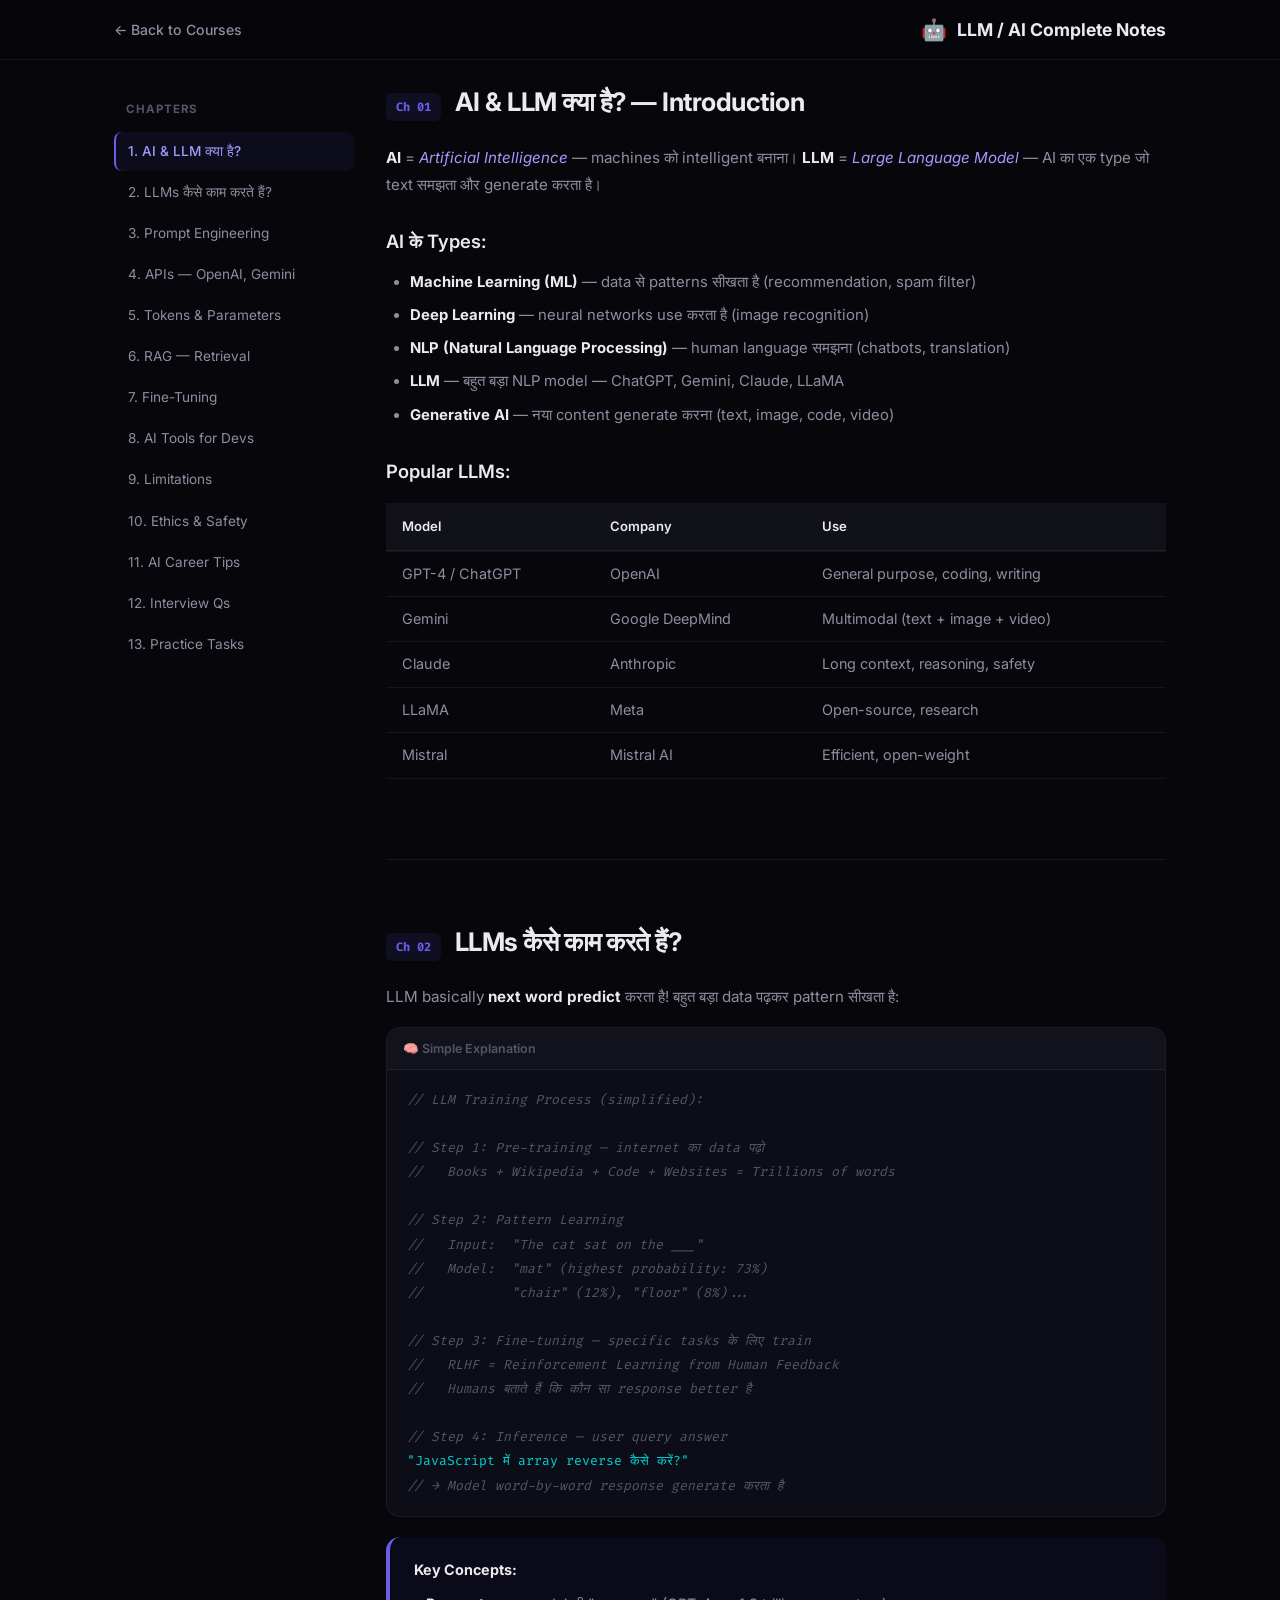
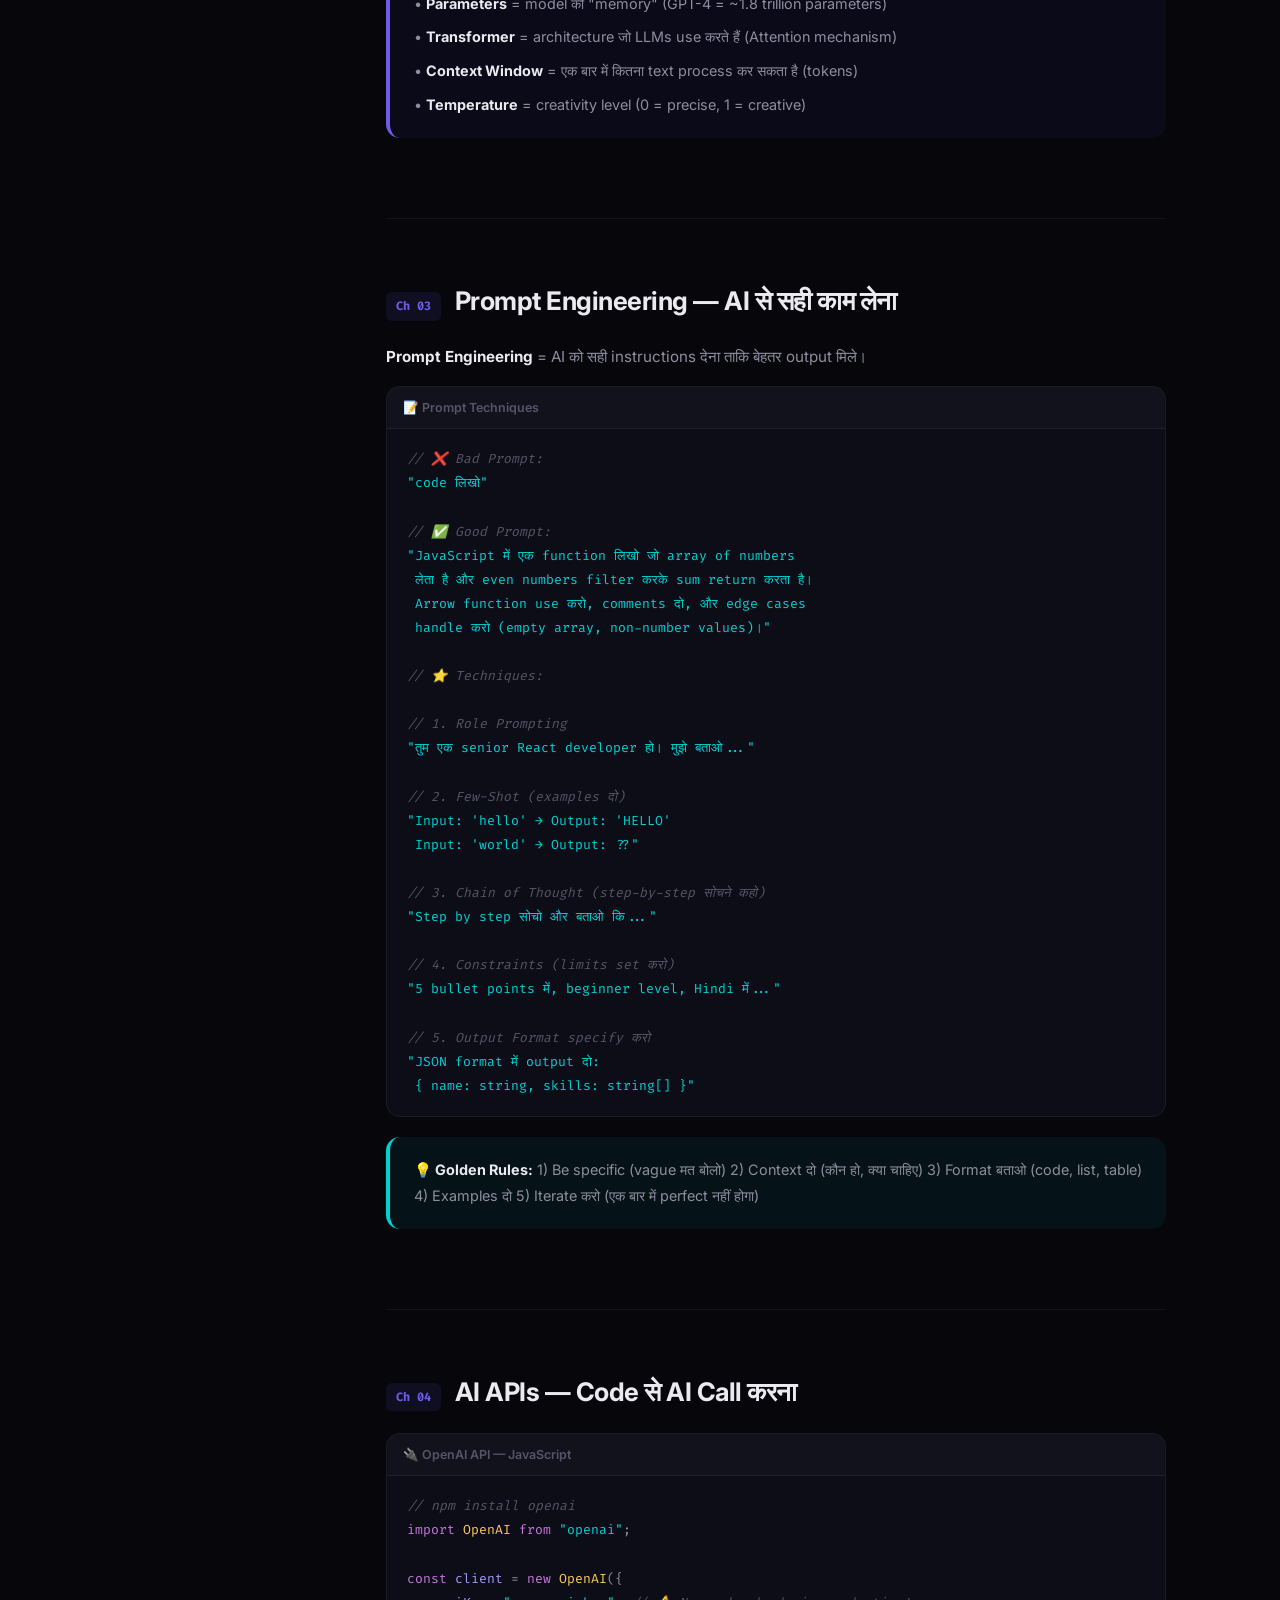
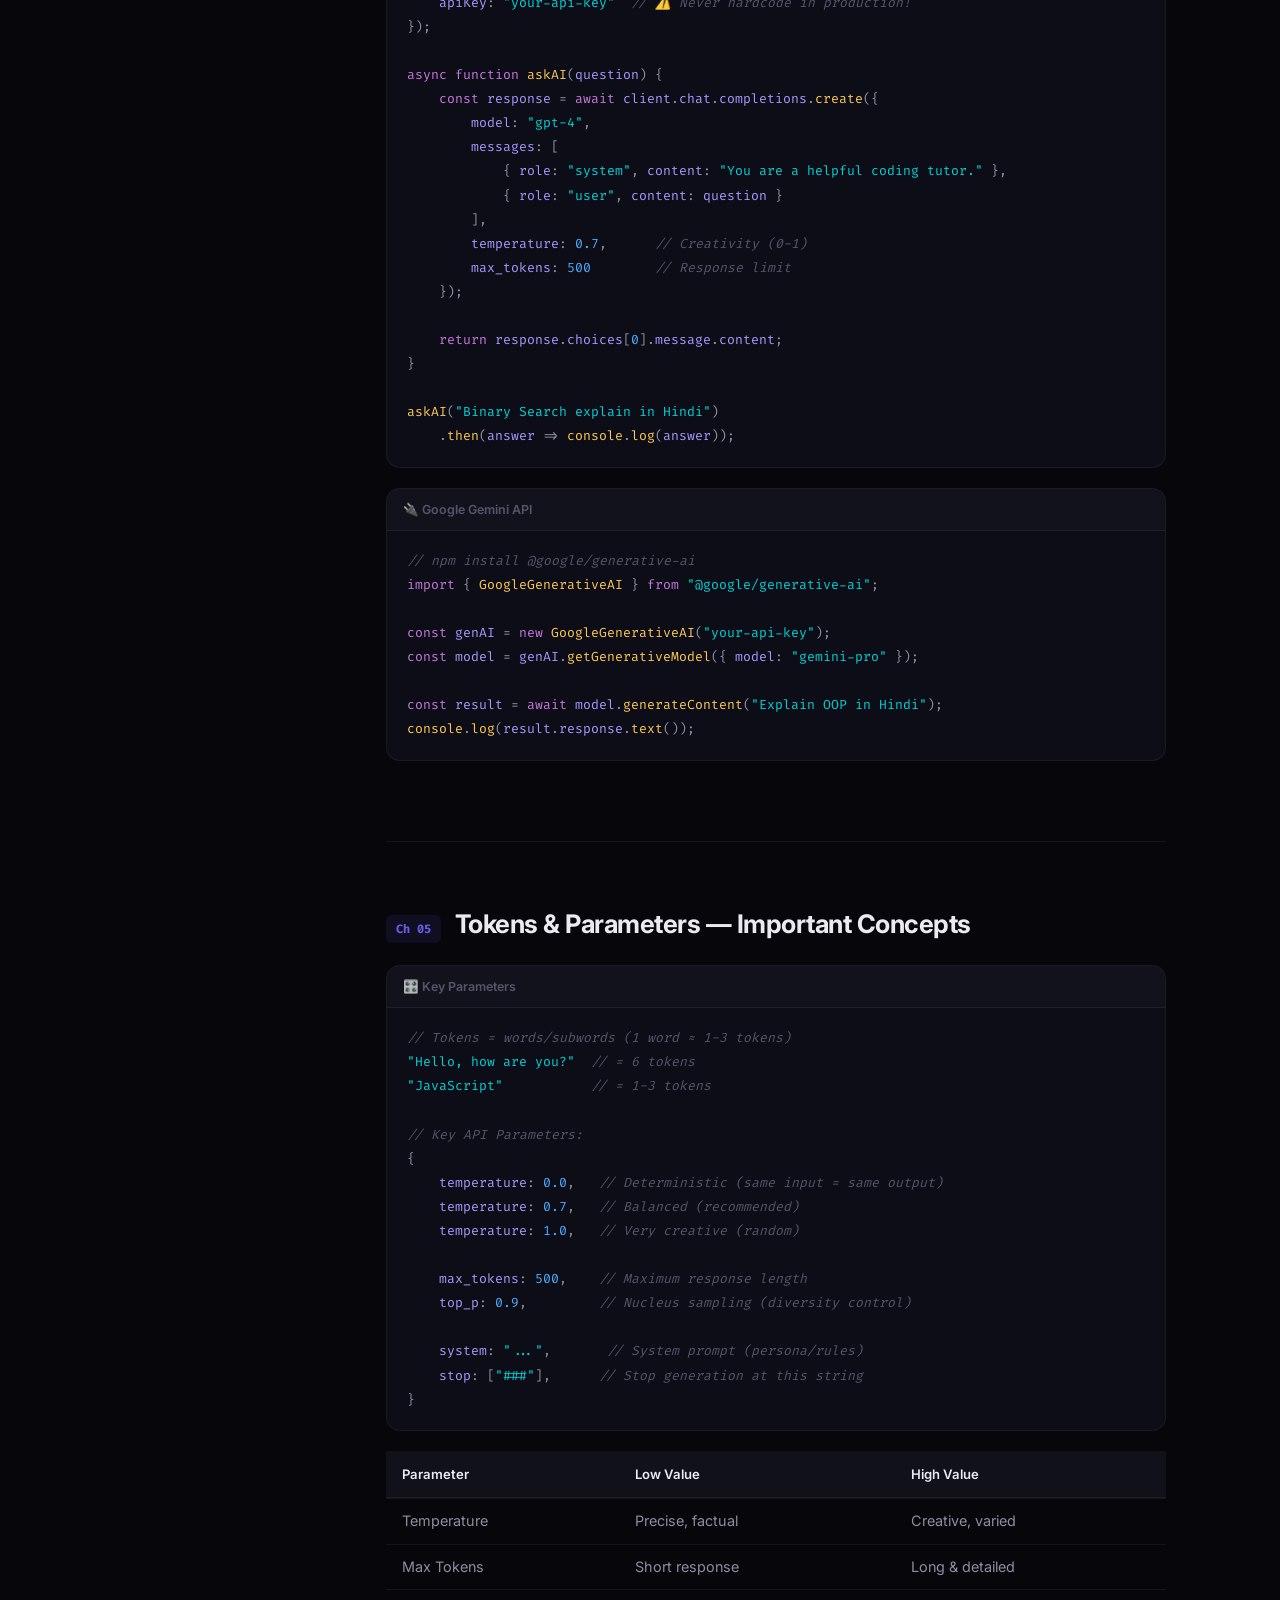
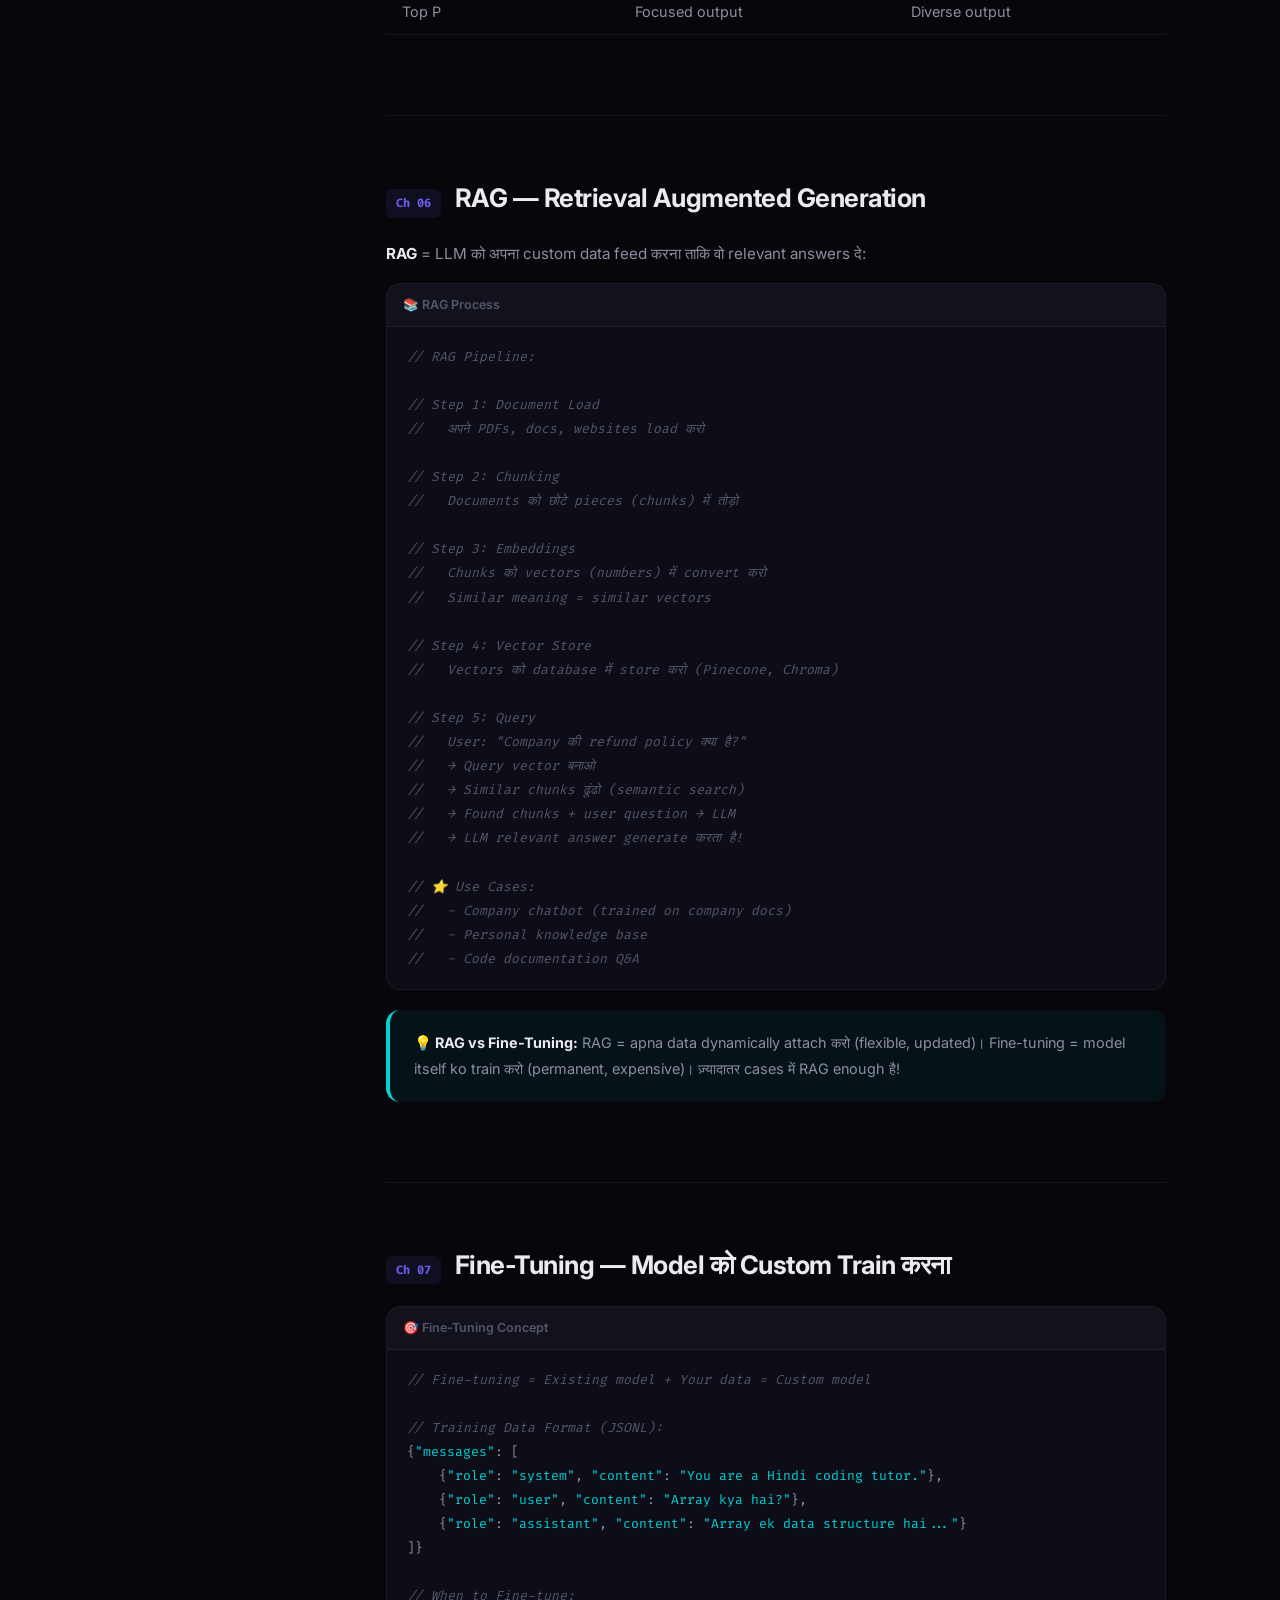
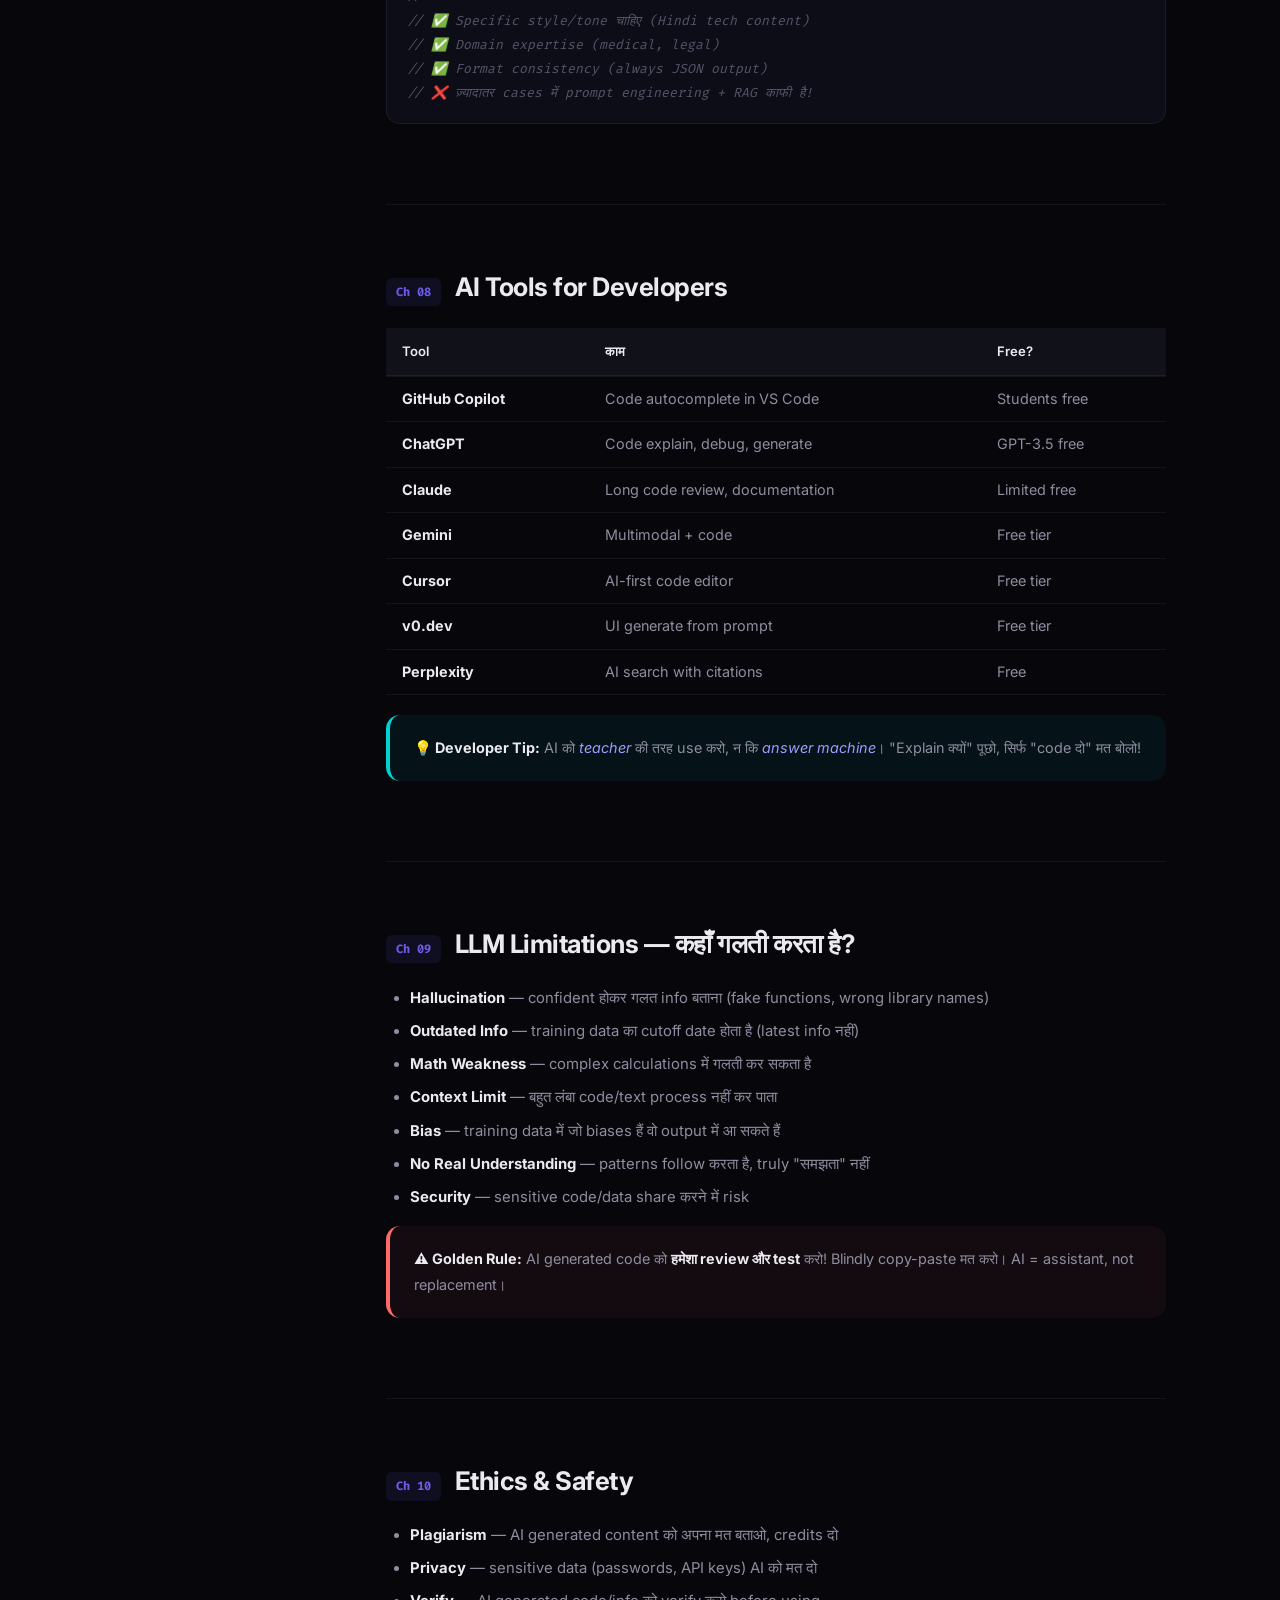
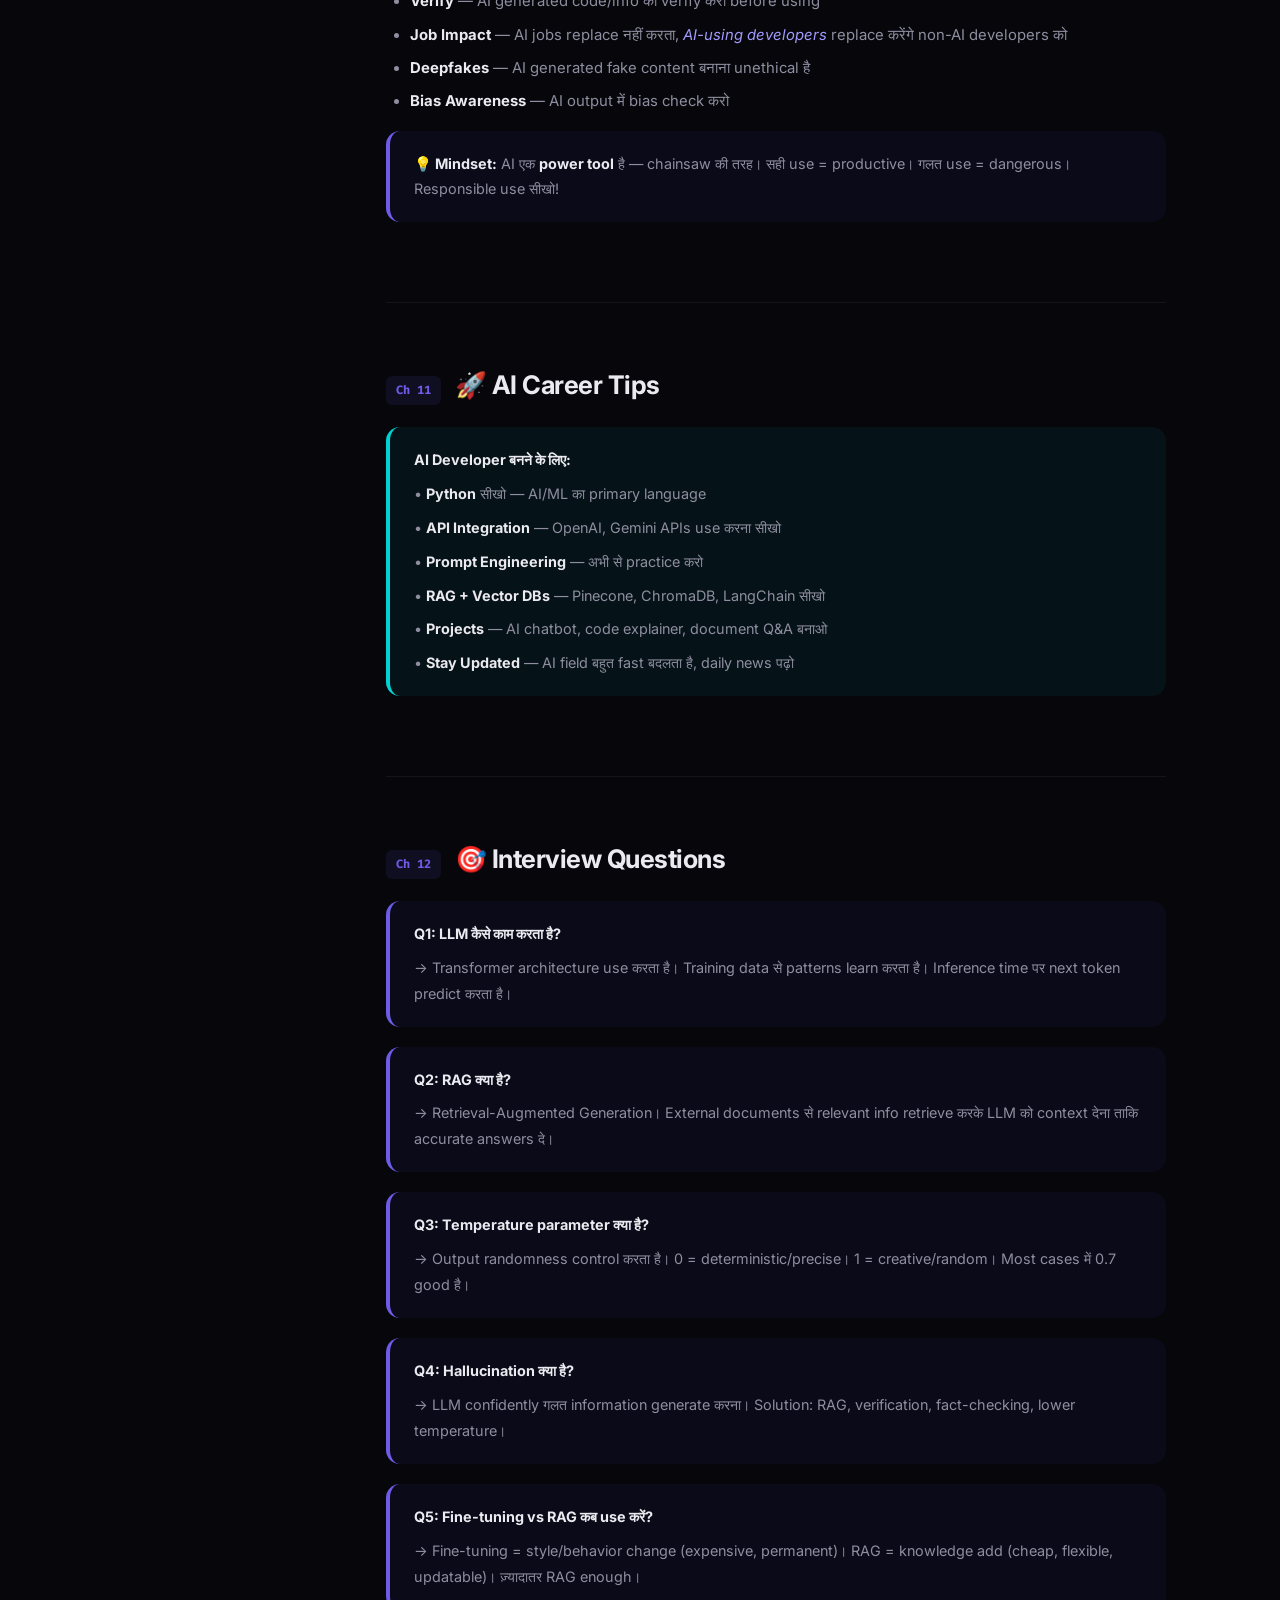
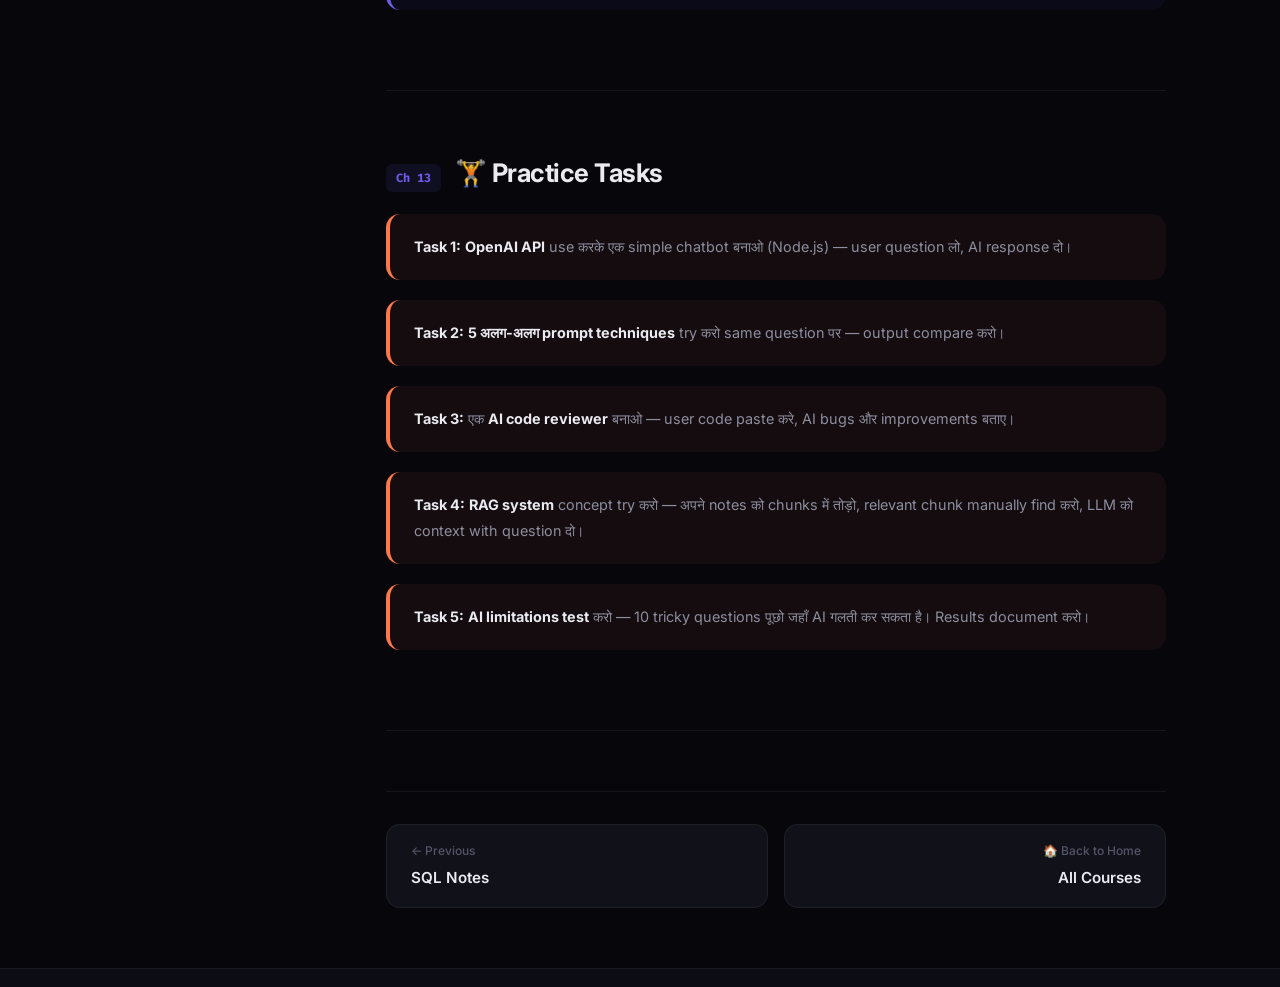
<file: llm-notes.html>
<!DOCTYPE html>
<html lang="hi">

<head>
    <meta charset="UTF-8">
    <meta name="viewport" content="width=device-width, initial-scale=1.0">
    <meta name="description"
        content="LLM & AI Complete Notes in Hindi — LLMs कैसे काम करते हैं, Prompt Engineering, APIs, Fine-tuning, RAG सब detail में!">
    <title>LLM / AI Notes — Ansu Learning</title>
    <link rel="stylesheet" href="course.css">
    <link rel="preconnect" href="https://fonts.googleapis.com">
    <link rel="preconnect" href="https://fonts.gstatic.com" crossorigin>
    <link
        href="https://fonts.googleapis.com/css2?family=Inter:wght@300;400;500;600;700;800&family=Fira+Code:wght@400;500&display=swap"
        rel="stylesheet">
</head>

<body>
    <header class="course-header">
        <div class="header-inner"><a href="index.html" class="back-link">← Back to Courses</a>
            <div class="course-title-bar"><span class="icon">🤖</span>
                <h1>LLM / AI Complete Notes</h1>
            </div>
        </div>
    </header>
    <div class="page-layout">
        <aside class="sidebar">
            <h3>Chapters</h3>
            <ul>
                <li><a href="#ch1">1. AI & LLM क्या है?</a></li>
                <li><a href="#ch2">2. LLMs कैसे काम करते हैं?</a></li>
                <li><a href="#ch3">3. Prompt Engineering</a></li>
                <li><a href="#ch4">4. APIs — OpenAI, Gemini</a></li>
                <li><a href="#ch5">5. Tokens & Parameters</a></li>
                <li><a href="#ch6">6. RAG — Retrieval</a></li>
                <li><a href="#ch7">7. Fine-Tuning</a></li>
                <li><a href="#ch8">8. AI Tools for Devs</a></li>
                <li><a href="#ch9">9. Limitations</a></li>
                <li><a href="#ch10">10. Ethics & Safety</a></li>
                <li><a href="#ch11">11. AI Career Tips</a></li>
                <li><a href="#ch12">12. Interview Qs</a></li>
                <li><a href="#ch13">13. Practice Tasks</a></li>
            </ul>
        </aside>
        <div class="course-content">

            <div class="chapter" id="ch1">
                <div class="chapter-header"><span class="ch-num">Ch 01</span>
                    <h2>AI & LLM क्या है? — Introduction</h2>
                </div>
                <p><strong>AI</strong> = <em>Artificial Intelligence</em> — machines को intelligent बनाना।
                    <strong>LLM</strong> = <em>Large Language Model</em> — AI का एक type जो text समझता और generate करता
                    है।</p>
                <h3>AI के Types:</h3>
                <ul>
                    <li><strong>Machine Learning (ML)</strong> — data से patterns सीखता है (recommendation, spam filter)
                    </li>
                    <li><strong>Deep Learning</strong> — neural networks use करता है (image recognition)</li>
                    <li><strong>NLP (Natural Language Processing)</strong> — human language समझना (chatbots,
                        translation)</li>
                    <li><strong>LLM</strong> — बहुत बड़ा NLP model — ChatGPT, Gemini, Claude, LLaMA</li>
                    <li><strong>Generative AI</strong> — नया content generate करना (text, image, code, video)</li>
                </ul>
                <h3>Popular LLMs:</h3>
                <table class="notes-table">
                    <tr>
                        <th>Model</th>
                        <th>Company</th>
                        <th>Use</th>
                    </tr>
                    <tr>
                        <td>GPT-4 / ChatGPT</td>
                        <td>OpenAI</td>
                        <td>General purpose, coding, writing</td>
                    </tr>
                    <tr>
                        <td>Gemini</td>
                        <td>Google DeepMind</td>
                        <td>Multimodal (text + image + video)</td>
                    </tr>
                    <tr>
                        <td>Claude</td>
                        <td>Anthropic</td>
                        <td>Long context, reasoning, safety</td>
                    </tr>
                    <tr>
                        <td>LLaMA</td>
                        <td>Meta</td>
                        <td>Open-source, research</td>
                    </tr>
                    <tr>
                        <td>Mistral</td>
                        <td>Mistral AI</td>
                        <td>Efficient, open-weight</td>
                    </tr>
                </table>
            </div>

            <div class="chapter" id="ch2">
                <div class="chapter-header"><span class="ch-num">Ch 02</span>
                    <h2>LLMs कैसे काम करते हैं?</h2>
                </div>
                <p>LLM basically <strong>next word predict</strong> करता है! बहुत बड़ा data पढ़कर pattern सीखता है:</p>
                <div class="code-block">
                    <div class="code-block-title">🧠 Simple Explanation</div>
                    <pre><code><span class="cmt">// LLM Training Process (simplified):</span>

<span class="cmt">// Step 1: Pre-training — internet का data पढ़ो</span>
<span class="cmt">//   Books + Wikipedia + Code + Websites = Trillions of words</span>

<span class="cmt">// Step 2: Pattern Learning</span>
<span class="cmt">//   Input:  "The cat sat on the ___"</span>
<span class="cmt">//   Model:  "mat" (highest probability: 73%)</span>
<span class="cmt">//           "chair" (12%), "floor" (8%)...</span>

<span class="cmt">// Step 3: Fine-tuning — specific tasks के लिए train</span>
<span class="cmt">//   RLHF = Reinforcement Learning from Human Feedback</span>
<span class="cmt">//   Humans बताते हैं कि कौन सा response better है</span>

<span class="cmt">// Step 4: Inference — user query answer</span>
<span class="val">"JavaScript में array reverse कैसे करें?"</span>
<span class="cmt">// → Model word-by-word response generate करता है</span></code></pre>
                </div>
                <div class="info-box note">
                    <p><strong>Key Concepts:</strong></p>
                    <p>• <strong>Parameters</strong> = model की "memory" (GPT-4 = ~1.8 trillion parameters)</p>
                    <p>• <strong>Transformer</strong> = architecture जो LLMs use करते हैं (Attention mechanism)</p>
                    <p>• <strong>Context Window</strong> = एक बार में कितना text process कर सकता है (tokens)</p>
                    <p>• <strong>Temperature</strong> = creativity level (0 = precise, 1 = creative)</p>
                </div>
            </div>

            <div class="chapter" id="ch3">
                <div class="chapter-header"><span class="ch-num">Ch 03</span>
                    <h2>Prompt Engineering — AI से सही काम लेना</h2>
                </div>
                <p><strong>Prompt Engineering</strong> = AI को सही instructions देना ताकि बेहतर output मिले।</p>
                <div class="code-block">
                    <div class="code-block-title">📝 Prompt Techniques</div>
                    <pre><code><span class="cmt">// ❌ Bad Prompt:</span>
<span class="val">"code लिखो"</span>

<span class="cmt">// ✅ Good Prompt:</span>
<span class="val">"JavaScript में एक function लिखो जो array of numbers
 लेता है और even numbers filter करके sum return करता है।
 Arrow function use करो, comments दो, और edge cases
 handle करो (empty array, non-number values)।"</span>

<span class="cmt">// ⭐ Techniques:</span>

<span class="cmt">// 1. Role Prompting</span>
<span class="val">"तुम एक senior React developer हो। मुझे बताओ..."</span>

<span class="cmt">// 2. Few-Shot (examples दो)</span>
<span class="val">"Input: 'hello' → Output: 'HELLO'
 Input: 'world' → Output: ??"</span>

<span class="cmt">// 3. Chain of Thought (step-by-step सोचने कहो)</span>
<span class="val">"Step by step सोचो और बताओ कि..."</span>

<span class="cmt">// 4. Constraints (limits set करो)</span>
<span class="val">"5 bullet points में, beginner level, Hindi में..."</span>

<span class="cmt">// 5. Output Format specify करो</span>
<span class="val">"JSON format में output दो:
 { name: string, skills: string[] }"</span></code></pre>
                </div>
                <div class="info-box tip">
                    <p><strong>💡 Golden Rules:</strong> 1) Be specific (vague मत बोलो) 2) Context दो (कौन हो, क्या
                        चाहिए) 3) Format बताओ (code, list, table) 4) Examples दो 5) Iterate करो (एक बार में perfect नहीं
                        होगा)</p>
                </div>
            </div>

            <div class="chapter" id="ch4">
                <div class="chapter-header"><span class="ch-num">Ch 04</span>
                    <h2>AI APIs — Code से AI Call करना</h2>
                </div>
                <div class="code-block">
                    <div class="code-block-title">🔌 OpenAI API — JavaScript</div>
                    <pre><code><span class="cmt">// npm install openai</span>
<span class="kw">import</span> <span class="fn">OpenAI</span> <span class="kw">from</span> <span class="val">"openai"</span>;

<span class="kw">const</span> <span class="prop">client</span> = <span class="kw">new</span> <span class="fn">OpenAI</span>({
    <span class="prop">apiKey</span>: <span class="val">"your-api-key"</span>  <span class="cmt">// ⚠️ Never hardcode in production!</span>
});

<span class="kw">async function</span> <span class="fn">askAI</span>(<span class="prop">question</span>) {
    <span class="kw">const</span> <span class="prop">response</span> = <span class="kw">await</span> <span class="prop">client</span>.<span class="prop">chat</span>.<span class="prop">completions</span>.<span class="fn">create</span>({
        <span class="prop">model</span>: <span class="val">"gpt-4"</span>,
        <span class="prop">messages</span>: [
            { <span class="prop">role</span>: <span class="val">"system"</span>, <span class="prop">content</span>: <span class="val">"You are a helpful coding tutor."</span> },
            { <span class="prop">role</span>: <span class="val">"user"</span>, <span class="prop">content</span>: <span class="prop">question</span> }
        ],
        <span class="prop">temperature</span>: <span class="num">0.7</span>,      <span class="cmt">// Creativity (0-1)</span>
        <span class="prop">max_tokens</span>: <span class="num">500</span>        <span class="cmt">// Response limit</span>
    });

    <span class="kw">return</span> <span class="prop">response</span>.<span class="prop">choices</span>[<span class="num">0</span>].<span class="prop">message</span>.<span class="prop">content</span>;
}

<span class="fn">askAI</span>(<span class="val">"Binary Search explain in Hindi"</span>)
    .<span class="fn">then</span>(<span class="prop">answer</span> => <span class="fn">console</span>.<span class="fn">log</span>(<span class="prop">answer</span>));</code></pre>
                </div>

                <div class="code-block">
                    <div class="code-block-title">🔌 Google Gemini API</div>
                    <pre><code><span class="cmt">// npm install @google/generative-ai</span>
<span class="kw">import</span> { <span class="fn">GoogleGenerativeAI</span> } <span class="kw">from</span> <span class="val">"@google/generative-ai"</span>;

<span class="kw">const</span> <span class="prop">genAI</span> = <span class="kw">new</span> <span class="fn">GoogleGenerativeAI</span>(<span class="val">"your-api-key"</span>);
<span class="kw">const</span> <span class="prop">model</span> = <span class="prop">genAI</span>.<span class="fn">getGenerativeModel</span>({ <span class="prop">model</span>: <span class="val">"gemini-pro"</span> });

<span class="kw">const</span> <span class="prop">result</span> = <span class="kw">await</span> <span class="prop">model</span>.<span class="fn">generateContent</span>(<span class="val">"Explain OOP in Hindi"</span>);
<span class="fn">console</span>.<span class="fn">log</span>(<span class="prop">result</span>.<span class="prop">response</span>.<span class="fn">text</span>());</code></pre>
                </div>
            </div>

            <div class="chapter" id="ch5">
                <div class="chapter-header"><span class="ch-num">Ch 05</span>
                    <h2>Tokens & Parameters — Important Concepts</h2>
                </div>
                <div class="code-block">
                    <div class="code-block-title">🎛️ Key Parameters</div>
                    <pre><code><span class="cmt">// Tokens = words/subwords (1 word ≈ 1-3 tokens)</span>
<span class="val">"Hello, how are you?"</span>  <span class="cmt">// = 6 tokens</span>
<span class="val">"JavaScript"</span>           <span class="cmt">// = 1-3 tokens</span>

<span class="cmt">// Key API Parameters:</span>
{
    <span class="prop">temperature</span>: <span class="num">0.0</span>,   <span class="cmt">// Deterministic (same input = same output)</span>
    <span class="prop">temperature</span>: <span class="num">0.7</span>,   <span class="cmt">// Balanced (recommended)</span>
    <span class="prop">temperature</span>: <span class="num">1.0</span>,   <span class="cmt">// Very creative (random)</span>

    <span class="prop">max_tokens</span>: <span class="num">500</span>,    <span class="cmt">// Maximum response length</span>
    <span class="prop">top_p</span>: <span class="num">0.9</span>,         <span class="cmt">// Nucleus sampling (diversity control)</span>

    <span class="prop">system</span>: <span class="val">"..."</span>,       <span class="cmt">// System prompt (persona/rules)</span>
    <span class="prop">stop</span>: [<span class="val">"###"</span>],      <span class="cmt">// Stop generation at this string</span>
}</code></pre>
                </div>
                <table class="notes-table">
                    <tr>
                        <th>Parameter</th>
                        <th>Low Value</th>
                        <th>High Value</th>
                    </tr>
                    <tr>
                        <td>Temperature</td>
                        <td>Precise, factual</td>
                        <td>Creative, varied</td>
                    </tr>
                    <tr>
                        <td>Max Tokens</td>
                        <td>Short response</td>
                        <td>Long & detailed</td>
                    </tr>
                    <tr>
                        <td>Top P</td>
                        <td>Focused output</td>
                        <td>Diverse output</td>
                    </tr>
                </table>
            </div>

            <div class="chapter" id="ch6">
                <div class="chapter-header"><span class="ch-num">Ch 06</span>
                    <h2>RAG — Retrieval Augmented Generation</h2>
                </div>
                <p><strong>RAG</strong> = LLM को अपना custom data feed करना ताकि वो relevant answers दे:</p>
                <div class="code-block">
                    <div class="code-block-title">📚 RAG Process</div>
                    <pre><code><span class="cmt">// RAG Pipeline:</span>

<span class="cmt">// Step 1: Document Load</span>
<span class="cmt">//   अपने PDFs, docs, websites load करो</span>

<span class="cmt">// Step 2: Chunking</span>
<span class="cmt">//   Documents को छोटे pieces (chunks) में तोड़ो</span>

<span class="cmt">// Step 3: Embeddings</span>
<span class="cmt">//   Chunks को vectors (numbers) में convert करो</span>
<span class="cmt">//   Similar meaning = similar vectors</span>

<span class="cmt">// Step 4: Vector Store</span>
<span class="cmt">//   Vectors को database में store करो (Pinecone, Chroma)</span>

<span class="cmt">// Step 5: Query</span>
<span class="cmt">//   User: "Company की refund policy क्या है?"</span>
<span class="cmt">//   → Query vector बनाओ</span>
<span class="cmt">//   → Similar chunks ढूंढो (semantic search)</span>
<span class="cmt">//   → Found chunks + user question → LLM</span>
<span class="cmt">//   → LLM relevant answer generate करता है!</span>

<span class="cmt">// ⭐ Use Cases:</span>
<span class="cmt">//   - Company chatbot (trained on company docs)</span>
<span class="cmt">//   - Personal knowledge base</span>
<span class="cmt">//   - Code documentation Q&A</span></code></pre>
                </div>
                <div class="info-box tip">
                    <p><strong>💡 RAG vs Fine-Tuning:</strong> RAG = apna data dynamically attach करो (flexible,
                        updated)। Fine-tuning = model itself ko train करो (permanent, expensive)। ज़्यादातर cases में
                        RAG enough है!</p>
                </div>
            </div>

            <div class="chapter" id="ch7">
                <div class="chapter-header"><span class="ch-num">Ch 07</span>
                    <h2>Fine-Tuning — Model को Custom Train करना</h2>
                </div>
                <div class="code-block">
                    <div class="code-block-title">🎯 Fine-Tuning Concept</div>
                    <pre><code><span class="cmt">// Fine-tuning = Existing model + Your data = Custom model</span>

<span class="cmt">// Training Data Format (JSONL):</span>
{<span class="val">"messages"</span>: [
    {<span class="val">"role"</span>: <span class="val">"system"</span>, <span class="val">"content"</span>: <span class="val">"You are a Hindi coding tutor."</span>},
    {<span class="val">"role"</span>: <span class="val">"user"</span>, <span class="val">"content"</span>: <span class="val">"Array kya hai?"</span>},
    {<span class="val">"role"</span>: <span class="val">"assistant"</span>, <span class="val">"content"</span>: <span class="val">"Array ek data structure hai..."</span>}
]}

<span class="cmt">// When to Fine-tune:</span>
<span class="cmt">// ✅ Specific style/tone चाहिए (Hindi tech content)</span>
<span class="cmt">// ✅ Domain expertise (medical, legal)</span>
<span class="cmt">// ✅ Format consistency (always JSON output)</span>
<span class="cmt">// ❌ ज़्यादातर cases में prompt engineering + RAG काफी है!</span></code></pre>
                </div>
            </div>

            <div class="chapter" id="ch8">
                <div class="chapter-header"><span class="ch-num">Ch 08</span>
                    <h2>AI Tools for Developers</h2>
                </div>
                <table class="notes-table">
                    <tr>
                        <th>Tool</th>
                        <th>काम</th>
                        <th>Free?</th>
                    </tr>
                    <tr>
                        <td><strong>GitHub Copilot</strong></td>
                        <td>Code autocomplete in VS Code</td>
                        <td>Students free</td>
                    </tr>
                    <tr>
                        <td><strong>ChatGPT</strong></td>
                        <td>Code explain, debug, generate</td>
                        <td>GPT-3.5 free</td>
                    </tr>
                    <tr>
                        <td><strong>Claude</strong></td>
                        <td>Long code review, documentation</td>
                        <td>Limited free</td>
                    </tr>
                    <tr>
                        <td><strong>Gemini</strong></td>
                        <td>Multimodal + code</td>
                        <td>Free tier</td>
                    </tr>
                    <tr>
                        <td><strong>Cursor</strong></td>
                        <td>AI-first code editor</td>
                        <td>Free tier</td>
                    </tr>
                    <tr>
                        <td><strong>v0.dev</strong></td>
                        <td>UI generate from prompt</td>
                        <td>Free tier</td>
                    </tr>
                    <tr>
                        <td><strong>Perplexity</strong></td>
                        <td>AI search with citations</td>
                        <td>Free</td>
                    </tr>
                </table>
                <div class="info-box tip">
                    <p><strong>💡 Developer Tip:</strong> AI को <em>teacher</em> की तरह use करो, न कि <em>answer
                            machine</em>। "Explain क्यों" पूछो, सिर्फ "code दो" मत बोलो!</p>
                </div>
            </div>

            <div class="chapter" id="ch9">
                <div class="chapter-header"><span class="ch-num">Ch 09</span>
                    <h2>LLM Limitations — कहाँ गलती करता है?</h2>
                </div>
                <ul>
                    <li><strong>Hallucination</strong> — confident होकर गलत info बताना (fake functions, wrong library
                        names)</li>
                    <li><strong>Outdated Info</strong> — training data का cutoff date होता है (latest info नहीं)</li>
                    <li><strong>Math Weakness</strong> — complex calculations में गलती कर सकता है</li>
                    <li><strong>Context Limit</strong> — बहुत लंबा code/text process नहीं कर पाता</li>
                    <li><strong>Bias</strong> — training data में जो biases हैं वो output में आ सकते हैं</li>
                    <li><strong>No Real Understanding</strong> — patterns follow करता है, truly "समझता" नहीं</li>
                    <li><strong>Security</strong> — sensitive code/data share करने में risk</li>
                </ul>
                <div class="info-box warn">
                    <p><strong>⚠️ Golden Rule:</strong> AI generated code को <strong>हमेशा review और test</strong> करो!
                        Blindly copy-paste मत करो। AI = assistant, not replacement।</p>
                </div>
            </div>

            <div class="chapter" id="ch10">
                <div class="chapter-header"><span class="ch-num">Ch 10</span>
                    <h2>Ethics & Safety</h2>
                </div>
                <ul>
                    <li><strong>Plagiarism</strong> — AI generated content को अपना मत बताओ, credits दो</li>
                    <li><strong>Privacy</strong> — sensitive data (passwords, API keys) AI को मत दो</li>
                    <li><strong>Verify</strong> — AI generated code/info को verify करो before using</li>
                    <li><strong>Job Impact</strong> — AI jobs replace नहीं करता, <em>AI-using developers</em> replace
                        करेंगे non-AI developers को</li>
                    <li><strong>Deepfakes</strong> — AI generated fake content बनाना unethical है</li>
                    <li><strong>Bias Awareness</strong> — AI output में bias check करो</li>
                </ul>
                <div class="info-box note">
                    <p><strong>💡 Mindset:</strong> AI एक <strong>power tool</strong> है — chainsaw की तरह। सही use =
                        productive। गलत use = dangerous। Responsible use सीखो!</p>
                </div>
            </div>

            <div class="chapter" id="ch11">
                <div class="chapter-header"><span class="ch-num">Ch 11</span>
                    <h2>🚀 AI Career Tips</h2>
                </div>
                <div class="info-box tip">
                    <p><strong>AI Developer बनने के लिए:</strong></p>
                    <p>• <strong>Python</strong> सीखो — AI/ML का primary language</p>
                    <p>• <strong>API Integration</strong> — OpenAI, Gemini APIs use करना सीखो</p>
                    <p>• <strong>Prompt Engineering</strong> — अभी से practice करो</p>
                    <p>• <strong>RAG + Vector DBs</strong> — Pinecone, ChromaDB, LangChain सीखो</p>
                    <p>• <strong>Projects</strong> — AI chatbot, code explainer, document Q&A बनाओ</p>
                    <p>• <strong>Stay Updated</strong> — AI field बहुत fast बदलता है, daily news पढ़ो</p>
                </div>
            </div>

            <div class="chapter" id="ch12">
                <div class="chapter-header"><span class="ch-num">Ch 12</span>
                    <h2>🎯 Interview Questions</h2>
                </div>
                <div class="info-box note">
                    <p><strong>Q1: LLM कैसे काम करता है?</strong></p>
                    <p>→ Transformer architecture use करता है। Training data से patterns learn करता है। Inference time
                        पर next token predict करता है।</p>
                </div>
                <div class="info-box note">
                    <p><strong>Q2: RAG क्या है?</strong></p>
                    <p>→ Retrieval-Augmented Generation। External documents से relevant info retrieve करके LLM को
                        context देना ताकि accurate answers दे।</p>
                </div>
                <div class="info-box note">
                    <p><strong>Q3: Temperature parameter क्या है?</strong></p>
                    <p>→ Output randomness control करता है। 0 = deterministic/precise। 1 = creative/random। Most cases
                        में 0.7 good है।</p>
                </div>
                <div class="info-box note">
                    <p><strong>Q4: Hallucination क्या है?</strong></p>
                    <p>→ LLM confidently गलत information generate करना। Solution: RAG, verification, fact-checking,
                        lower temperature।</p>
                </div>
                <div class="info-box note">
                    <p><strong>Q5: Fine-tuning vs RAG कब use करें?</strong></p>
                    <p>→ Fine-tuning = style/behavior change (expensive, permanent)। RAG = knowledge add (cheap,
                        flexible, updatable)। ज़्यादातर RAG enough।</p>
                </div>
            </div>

            <div class="chapter" id="ch13">
                <div class="chapter-header"><span class="ch-num">Ch 13</span>
                    <h2>🏋️ Practice Tasks</h2>
                </div>
                <div class="info-box important">
                    <p><strong>Task 1:</strong> <strong>OpenAI API</strong> use करके एक simple chatbot बनाओ (Node.js) —
                        user question लो, AI response दो।</p>
                </div>
                <div class="info-box important">
                    <p><strong>Task 2:</strong> <strong>5 अलग-अलग prompt techniques</strong> try करो same question पर —
                        output compare करो।</p>
                </div>
                <div class="info-box important">
                    <p><strong>Task 3:</strong> एक <strong>AI code reviewer</strong> बनाओ — user code paste करे, AI bugs
                        और improvements बताए।</p>
                </div>
                <div class="info-box important">
                    <p><strong>Task 4:</strong> <strong>RAG system</strong> concept try करो — अपने notes को chunks में
                        तोड़ो, relevant chunk manually find करो, LLM को context with question दो।</p>
                </div>
                <div class="info-box important">
                    <p><strong>Task 5:</strong> <strong>AI limitations test</strong> करो — 10 tricky questions पूछो जहाँ
                        AI गलती कर सकता है। Results document करो।</p>
                </div>
            </div>

            <div class="course-nav">
                <a href="sql-notes.html" class="nav-btn"><span class="nav-dir">← Previous</span><span
                        class="nav-title">SQL Notes</span></a>
                <a href="index.html" class="nav-btn next"><span class="nav-dir">🏠 Back to Home</span><span
                        class="nav-title">All Courses</span></a>
            </div>
        </div>
    </div>
    <footer class="course-footer">
        <p>© 2026 <a href="index.html">Ansu Learning</a> | Built by Anshu with ❤️</p>
    </footer>
    <script>const io = new IntersectionObserver(es => { es.forEach(e => { if (e.isIntersecting) e.target.classList.add('visible') }) }, { threshold: 0.05 }); document.querySelectorAll('.chapter').forEach(el => io.observe(el)); const chs = document.querySelectorAll('.chapter'), sls = document.querySelectorAll('.sidebar a'); const so = new IntersectionObserver(es => { es.forEach(e => { if (e.isIntersecting) { sls.forEach(l => l.classList.remove('active')); const l = document.querySelector(`.sidebar a[href="#${e.target.id}"]`); if (l) l.classList.add('active') } }) }, { threshold: 0.2, rootMargin: '-80px 0px -60% 0px' }); chs.forEach(c => so.observe(c)); document.querySelectorAll('.sidebar a').forEach(a => { a.addEventListener('click', e => { e.preventDefault(); document.querySelector(a.getAttribute('href'))?.scrollIntoView({ behavior: 'smooth' }) }) });</script>
</body>

</html>
</file>
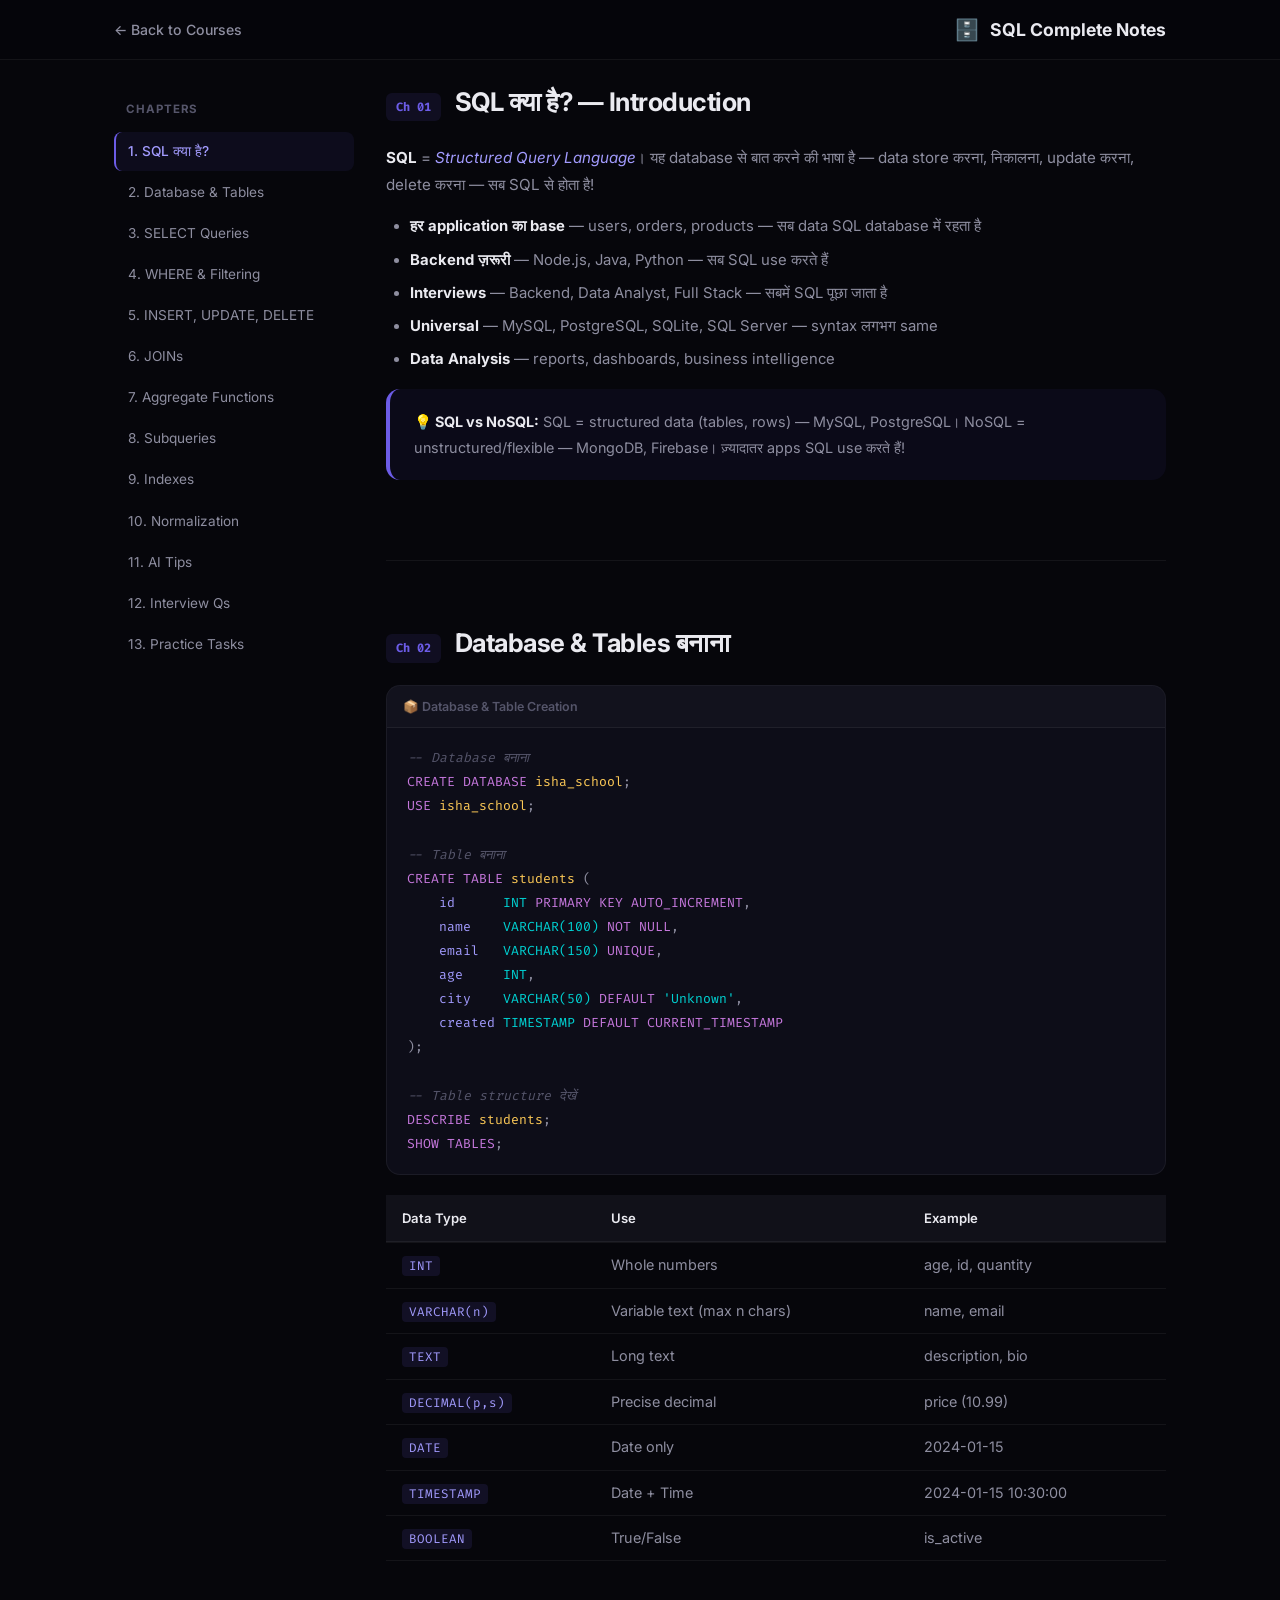
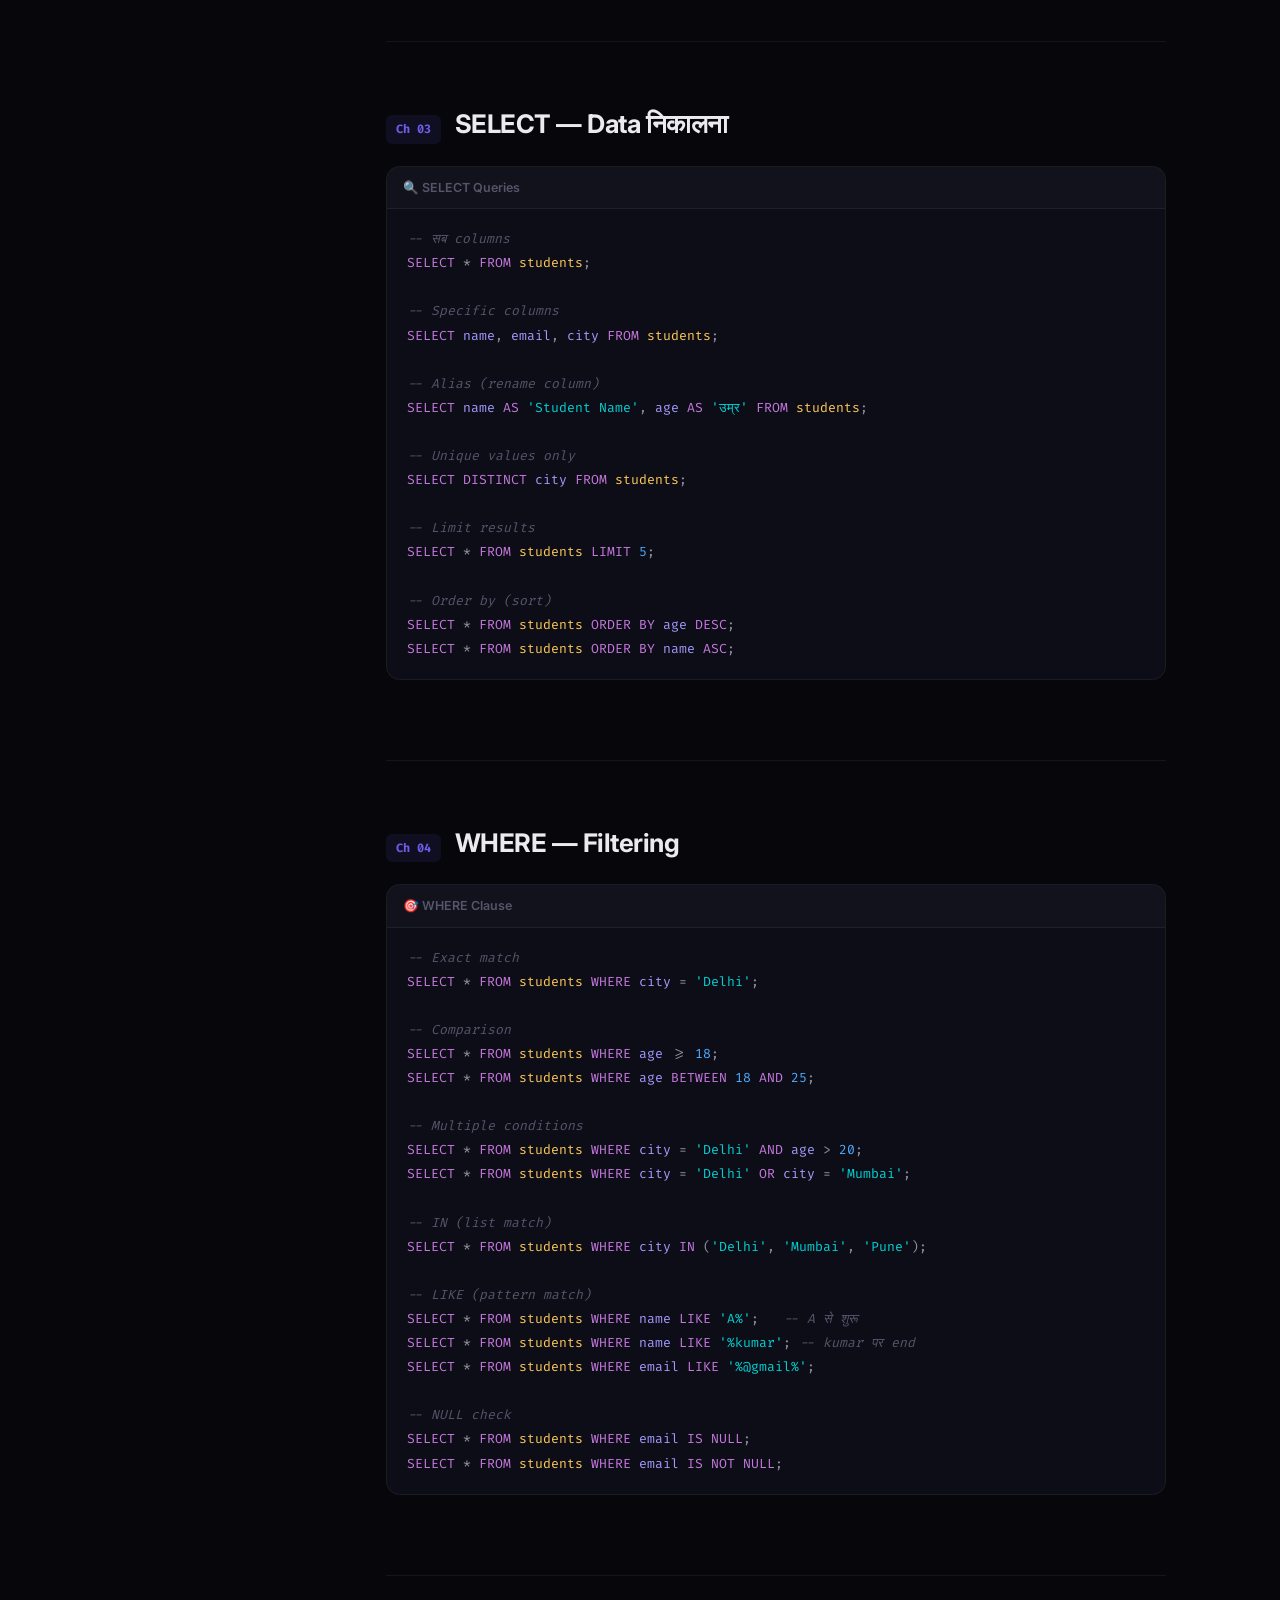
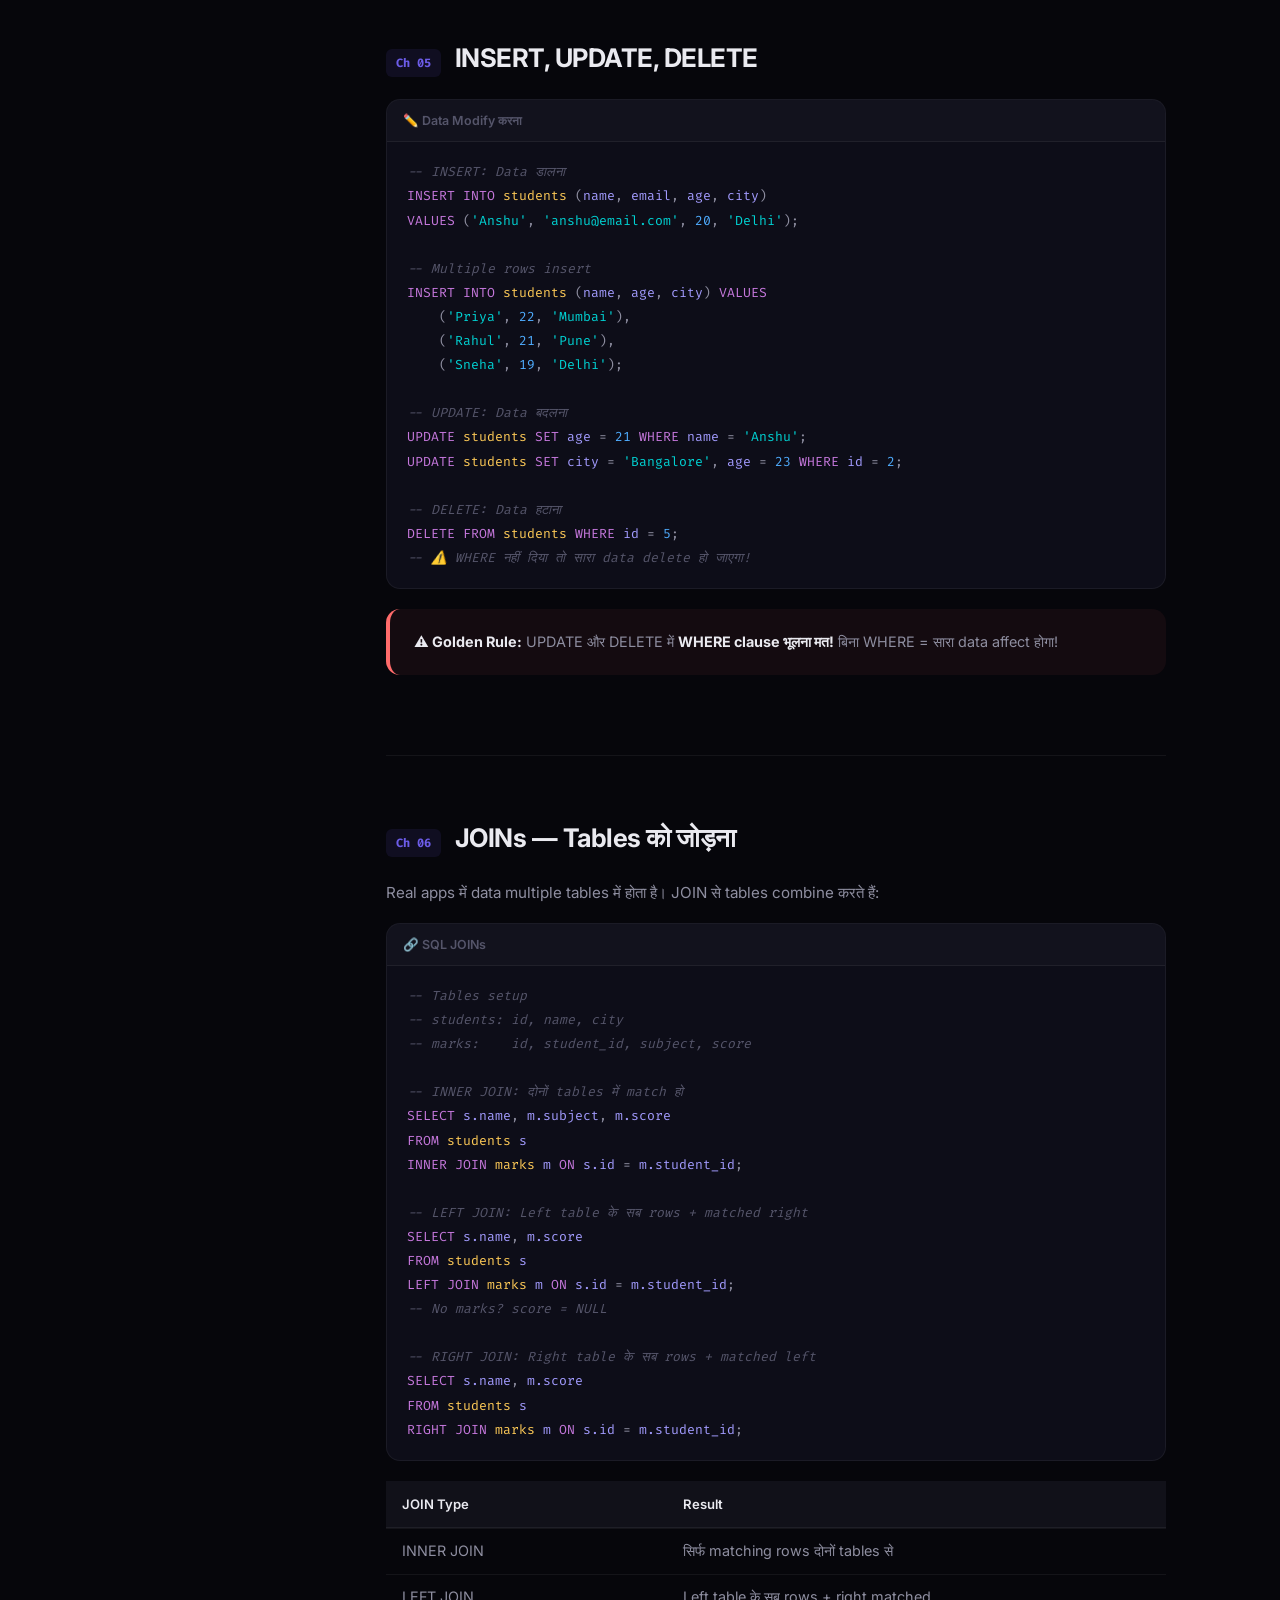
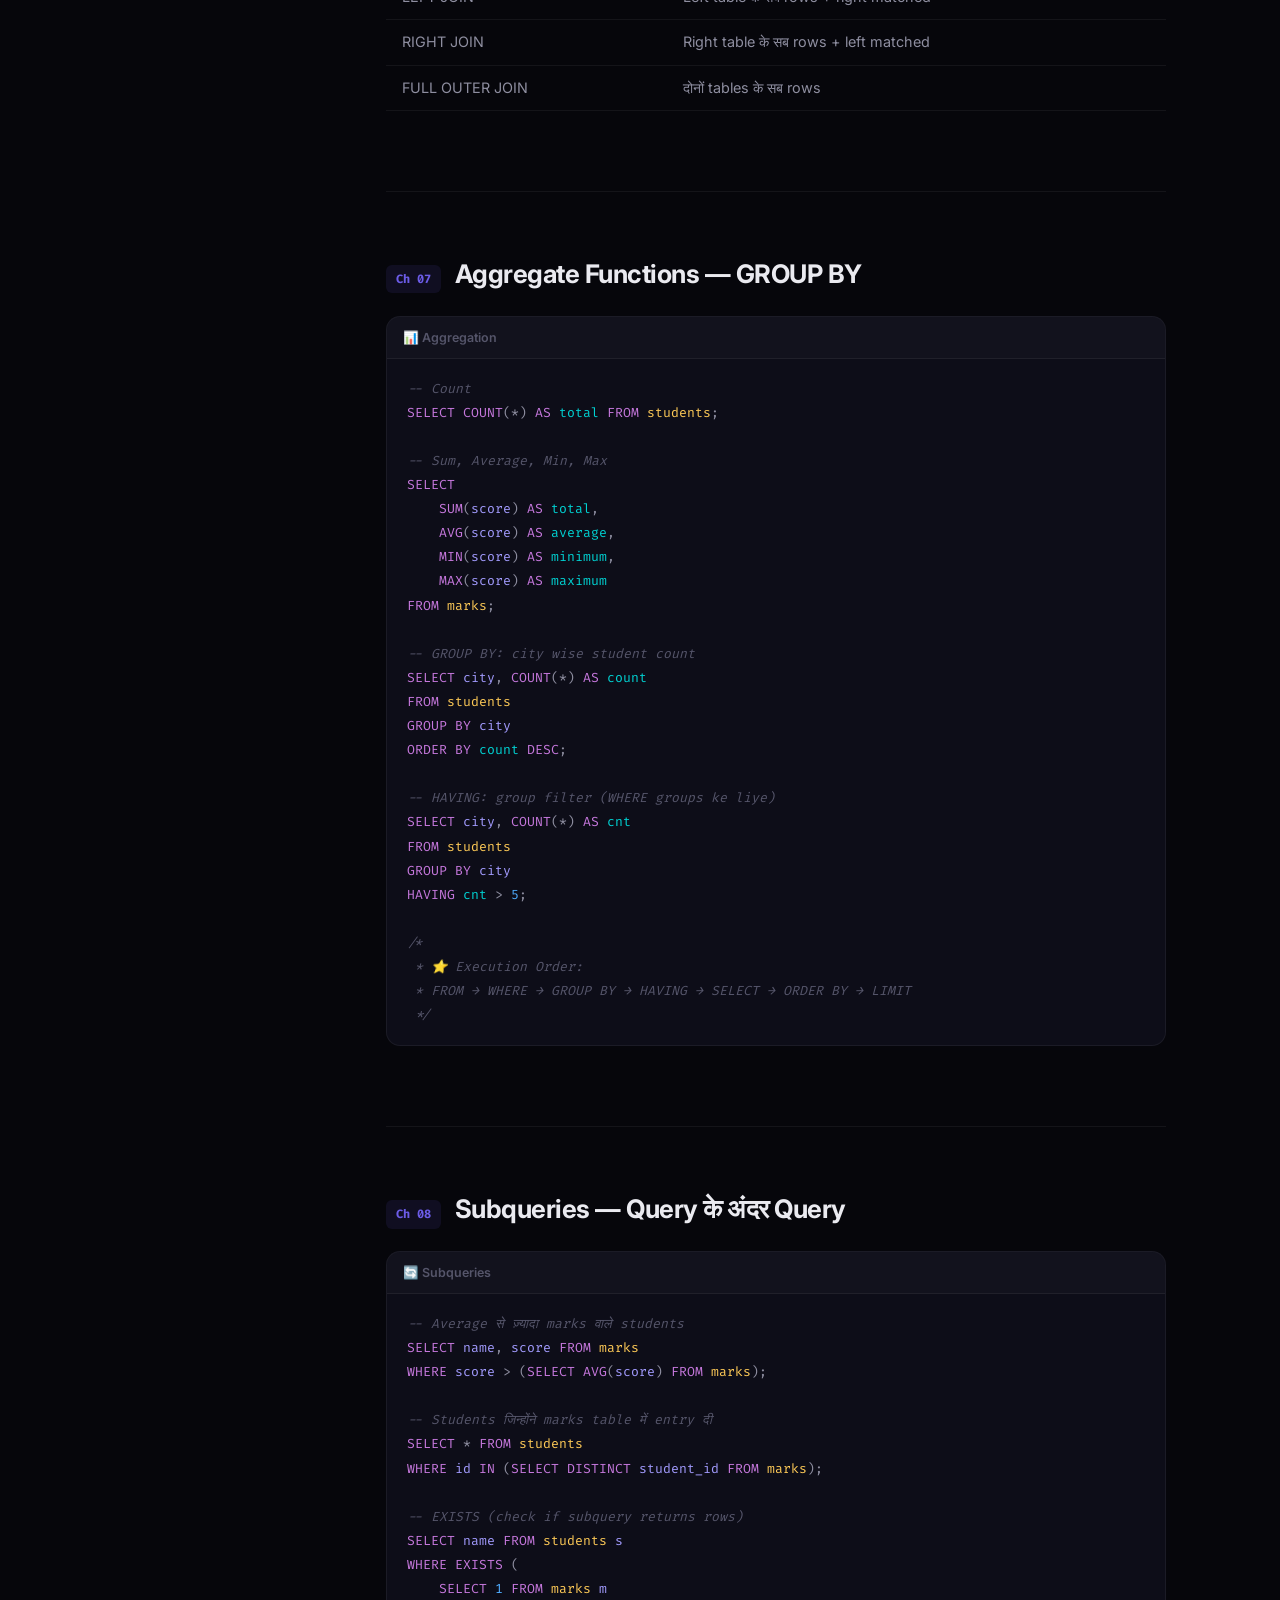
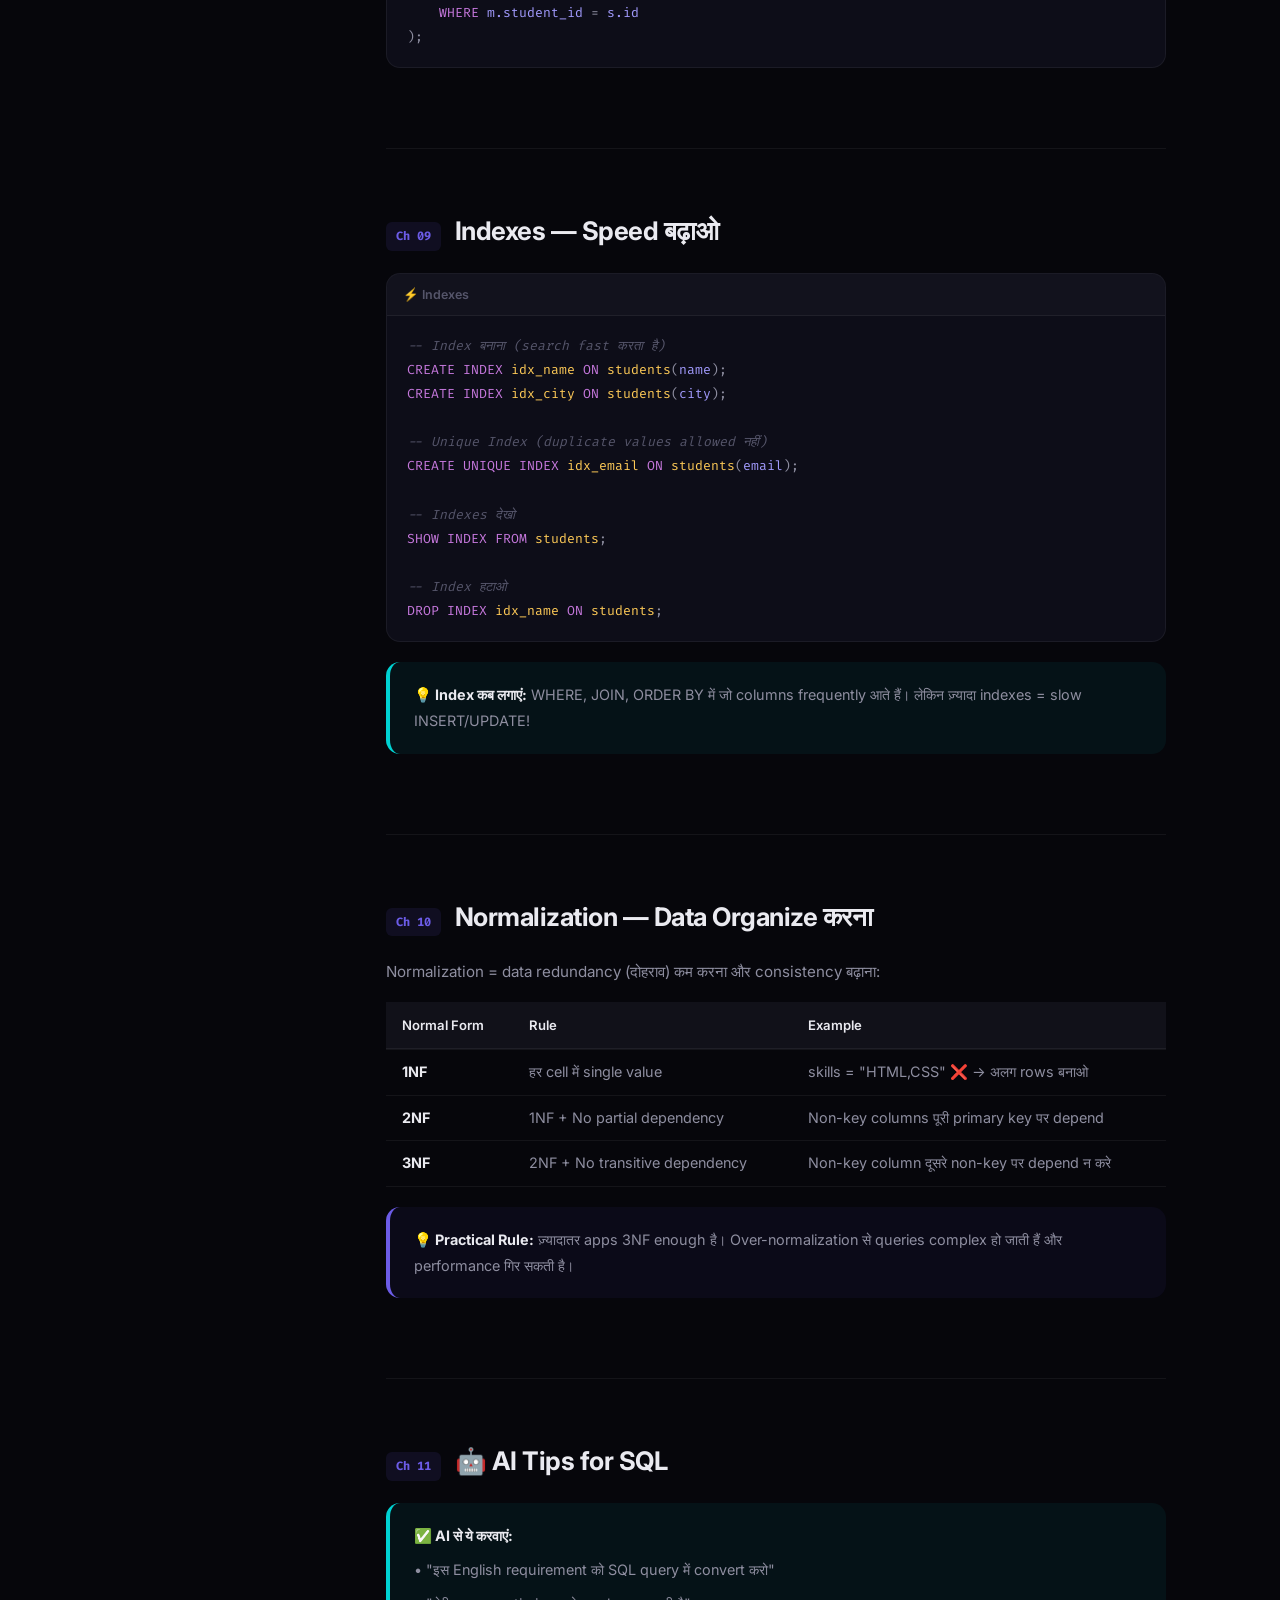
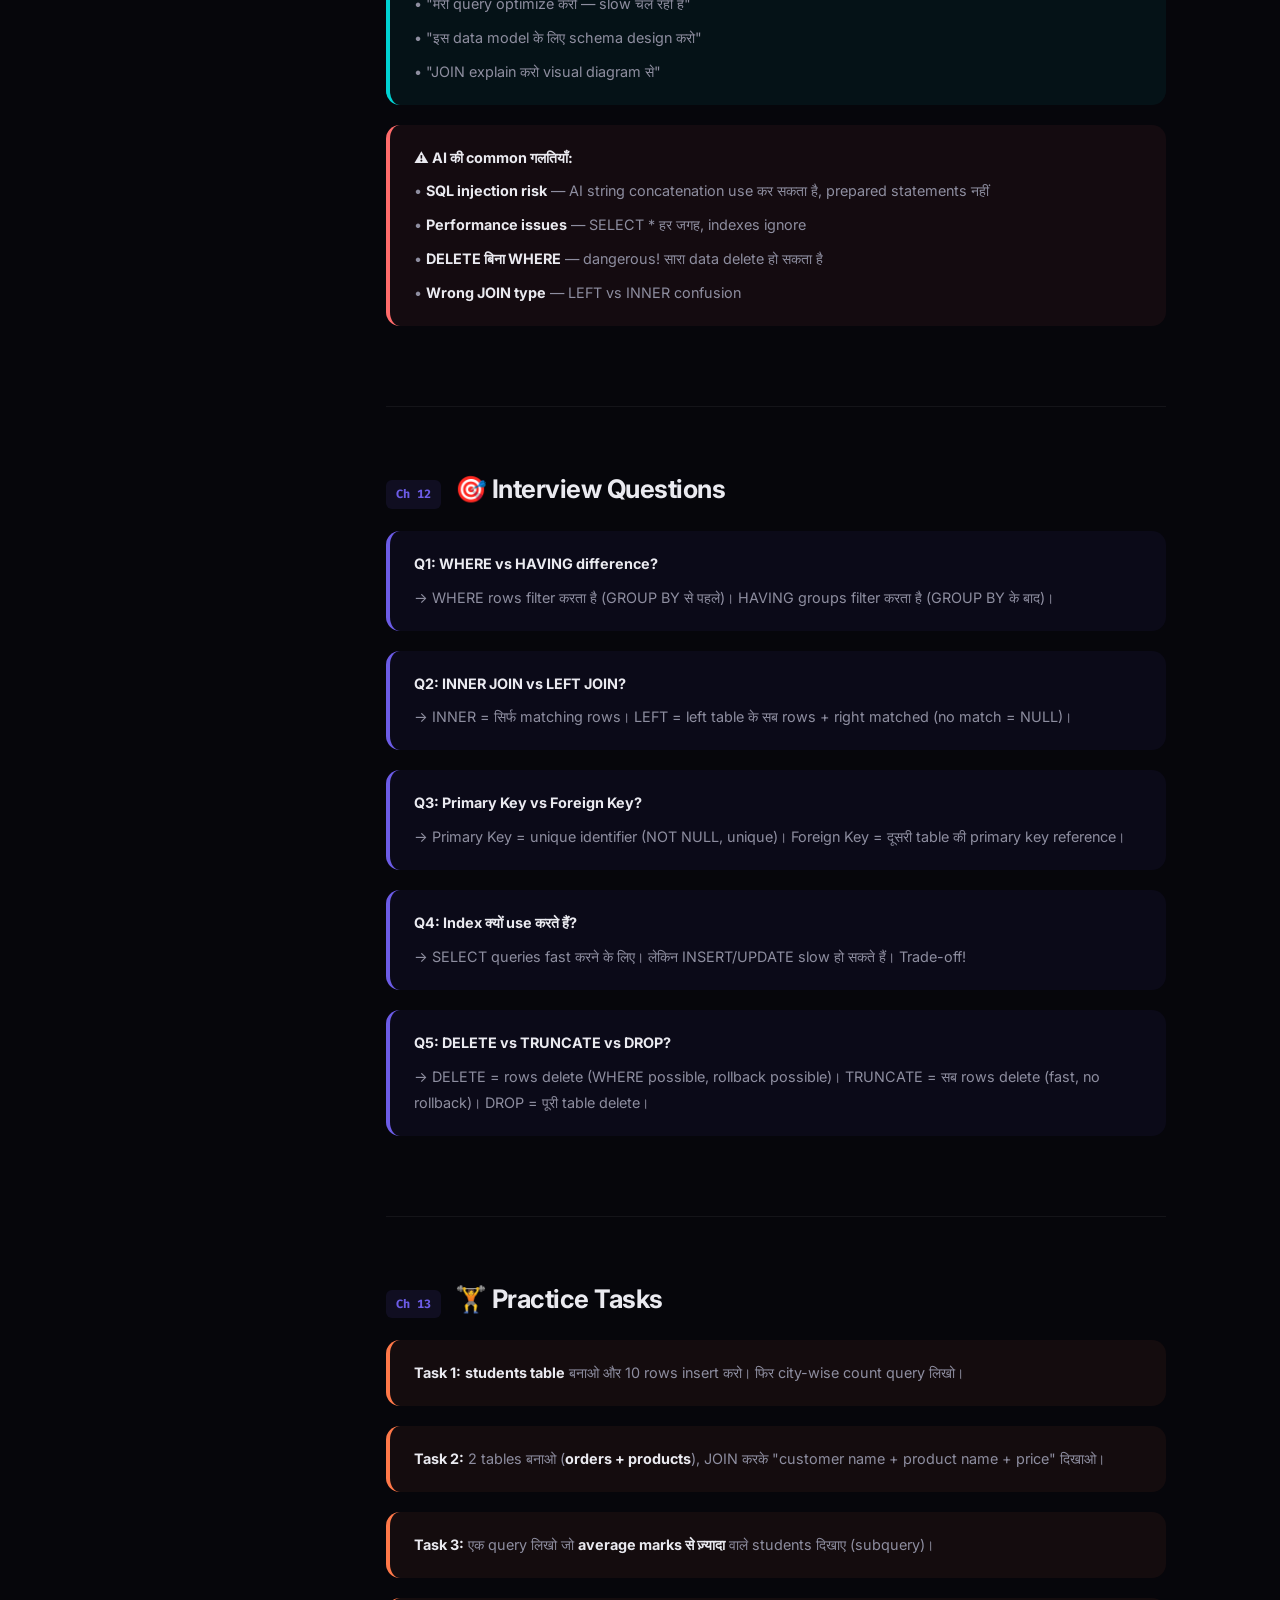
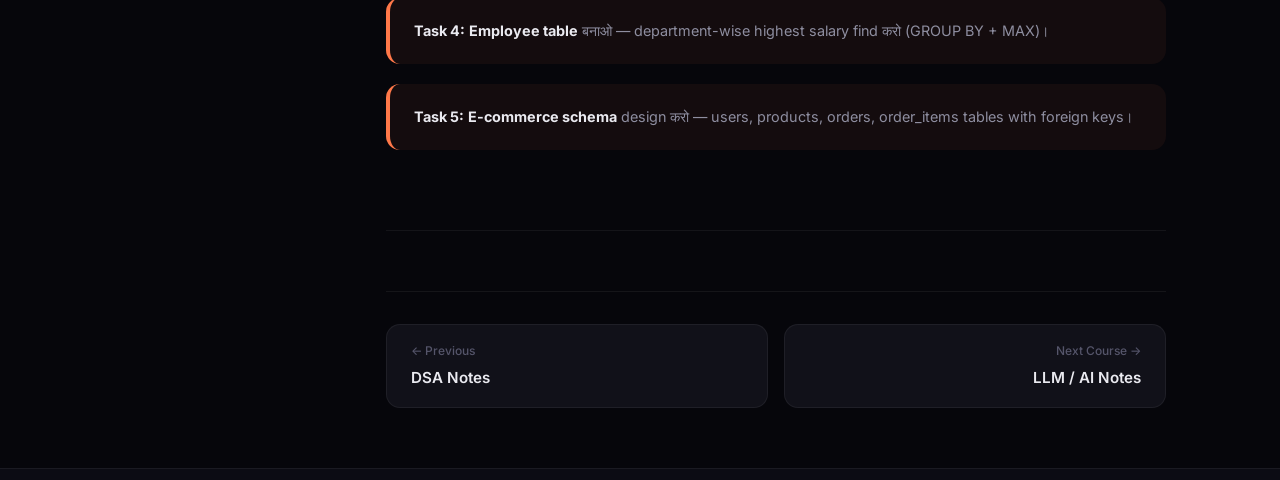
<file: sql-notes.html>
<!DOCTYPE html>
<html lang="hi">

<head>
    <meta charset="UTF-8">
    <meta name="viewport" content="width=device-width, initial-scale=1.0">
    <meta name="description"
        content="SQL Complete Notes in Hindi — SELECT, JOIN, INSERT, UPDATE, Indexes, Normalization, Transactions सब detail में!">
    <title>SQL Notes — Ansu Learning</title>
    <link rel="stylesheet" href="course.css">
    <link rel="preconnect" href="https://fonts.googleapis.com">
    <link rel="preconnect" href="https://fonts.gstatic.com" crossorigin>
    <link
        href="https://fonts.googleapis.com/css2?family=Inter:wght@300;400;500;600;700;800&family=Fira+Code:wght@400;500&display=swap"
        rel="stylesheet">
</head>

<body>
    <header class="course-header">
        <div class="header-inner"><a href="index.html" class="back-link">← Back to Courses</a>
            <div class="course-title-bar"><span class="icon">🗄️</span>
                <h1>SQL Complete Notes</h1>
            </div>
        </div>
    </header>
    <div class="page-layout">
        <aside class="sidebar">
            <h3>Chapters</h3>
            <ul>
                <li><a href="#ch1">1. SQL क्या है?</a></li>
                <li><a href="#ch2">2. Database & Tables</a></li>
                <li><a href="#ch3">3. SELECT Queries</a></li>
                <li><a href="#ch4">4. WHERE & Filtering</a></li>
                <li><a href="#ch5">5. INSERT, UPDATE, DELETE</a></li>
                <li><a href="#ch6">6. JOINs</a></li>
                <li><a href="#ch7">7. Aggregate Functions</a></li>
                <li><a href="#ch8">8. Subqueries</a></li>
                <li><a href="#ch9">9. Indexes</a></li>
                <li><a href="#ch10">10. Normalization</a></li>
                <li><a href="#ch11">11. AI Tips</a></li>
                <li><a href="#ch12">12. Interview Qs</a></li>
                <li><a href="#ch13">13. Practice Tasks</a></li>
            </ul>
        </aside>
        <div class="course-content">

            <div class="chapter" id="ch1">
                <div class="chapter-header"><span class="ch-num">Ch 01</span>
                    <h2>SQL क्या है? — Introduction</h2>
                </div>
                <p><strong>SQL</strong> = <em>Structured Query Language</em>। यह database से बात करने की भाषा है — data
                    store करना, निकालना, update करना, delete करना — सब SQL से होता है!</p>
                <ul>
                    <li><strong>हर application का base</strong> — users, orders, products — सब data SQL database में
                        रहता है</li>
                    <li><strong>Backend ज़रूरी</strong> — Node.js, Java, Python — सब SQL use करते हैं</li>
                    <li><strong>Interviews</strong> — Backend, Data Analyst, Full Stack — सबमें SQL पूछा जाता है</li>
                    <li><strong>Universal</strong> — MySQL, PostgreSQL, SQLite, SQL Server — syntax लगभग same</li>
                    <li><strong>Data Analysis</strong> — reports, dashboards, business intelligence</li>
                </ul>
                <div class="info-box note">
                    <p><strong>💡 SQL vs NoSQL:</strong> SQL = structured data (tables, rows) — MySQL, PostgreSQL। NoSQL
                        = unstructured/flexible — MongoDB, Firebase। ज़्यादातर apps SQL use करते हैं!</p>
                </div>
            </div>

            <div class="chapter" id="ch2">
                <div class="chapter-header"><span class="ch-num">Ch 02</span>
                    <h2>Database & Tables बनाना</h2>
                </div>
                <div class="code-block">
                    <div class="code-block-title">📦 Database & Table Creation</div>
                    <pre><code><span class="cmt">-- Database बनाना</span>
<span class="kw">CREATE DATABASE</span> <span class="fn">isha_school</span>;
<span class="kw">USE</span> <span class="fn">isha_school</span>;

<span class="cmt">-- Table बनाना</span>
<span class="kw">CREATE TABLE</span> <span class="fn">students</span> (
    <span class="prop">id</span>      <span class="val">INT</span> <span class="kw">PRIMARY KEY AUTO_INCREMENT</span>,
    <span class="prop">name</span>    <span class="val">VARCHAR(100)</span> <span class="kw">NOT NULL</span>,
    <span class="prop">email</span>   <span class="val">VARCHAR(150)</span> <span class="kw">UNIQUE</span>,
    <span class="prop">age</span>     <span class="val">INT</span>,
    <span class="prop">city</span>    <span class="val">VARCHAR(50)</span> <span class="kw">DEFAULT</span> <span class="val">'Unknown'</span>,
    <span class="prop">created</span> <span class="val">TIMESTAMP</span> <span class="kw">DEFAULT CURRENT_TIMESTAMP</span>
);

<span class="cmt">-- Table structure देखें</span>
<span class="kw">DESCRIBE</span> <span class="fn">students</span>;
<span class="kw">SHOW TABLES</span>;</code></pre>
                </div>
                <table class="notes-table">
                    <tr>
                        <th>Data Type</th>
                        <th>Use</th>
                        <th>Example</th>
                    </tr>
                    <tr>
                        <td><code>INT</code></td>
                        <td>Whole numbers</td>
                        <td>age, id, quantity</td>
                    </tr>
                    <tr>
                        <td><code>VARCHAR(n)</code></td>
                        <td>Variable text (max n chars)</td>
                        <td>name, email</td>
                    </tr>
                    <tr>
                        <td><code>TEXT</code></td>
                        <td>Long text</td>
                        <td>description, bio</td>
                    </tr>
                    <tr>
                        <td><code>DECIMAL(p,s)</code></td>
                        <td>Precise decimal</td>
                        <td>price (10.99)</td>
                    </tr>
                    <tr>
                        <td><code>DATE</code></td>
                        <td>Date only</td>
                        <td>2024-01-15</td>
                    </tr>
                    <tr>
                        <td><code>TIMESTAMP</code></td>
                        <td>Date + Time</td>
                        <td>2024-01-15 10:30:00</td>
                    </tr>
                    <tr>
                        <td><code>BOOLEAN</code></td>
                        <td>True/False</td>
                        <td>is_active</td>
                    </tr>
                </table>
            </div>

            <div class="chapter" id="ch3">
                <div class="chapter-header"><span class="ch-num">Ch 03</span>
                    <h2>SELECT — Data निकालना</h2>
                </div>
                <div class="code-block">
                    <div class="code-block-title">🔍 SELECT Queries</div>
                    <pre><code><span class="cmt">-- सब columns</span>
<span class="kw">SELECT</span> * <span class="kw">FROM</span> <span class="fn">students</span>;

<span class="cmt">-- Specific columns</span>
<span class="kw">SELECT</span> <span class="prop">name</span>, <span class="prop">email</span>, <span class="prop">city</span> <span class="kw">FROM</span> <span class="fn">students</span>;

<span class="cmt">-- Alias (rename column)</span>
<span class="kw">SELECT</span> <span class="prop">name</span> <span class="kw">AS</span> <span class="val">'Student Name'</span>, <span class="prop">age</span> <span class="kw">AS</span> <span class="val">'उम्र'</span> <span class="kw">FROM</span> <span class="fn">students</span>;

<span class="cmt">-- Unique values only</span>
<span class="kw">SELECT DISTINCT</span> <span class="prop">city</span> <span class="kw">FROM</span> <span class="fn">students</span>;

<span class="cmt">-- Limit results</span>
<span class="kw">SELECT</span> * <span class="kw">FROM</span> <span class="fn">students</span> <span class="kw">LIMIT</span> <span class="num">5</span>;

<span class="cmt">-- Order by (sort)</span>
<span class="kw">SELECT</span> * <span class="kw">FROM</span> <span class="fn">students</span> <span class="kw">ORDER BY</span> <span class="prop">age</span> <span class="kw">DESC</span>;
<span class="kw">SELECT</span> * <span class="kw">FROM</span> <span class="fn">students</span> <span class="kw">ORDER BY</span> <span class="prop">name</span> <span class="kw">ASC</span>;</code></pre>
                </div>
            </div>

            <div class="chapter" id="ch4">
                <div class="chapter-header"><span class="ch-num">Ch 04</span>
                    <h2>WHERE — Filtering</h2>
                </div>
                <div class="code-block">
                    <div class="code-block-title">🎯 WHERE Clause</div>
                    <pre><code><span class="cmt">-- Exact match</span>
<span class="kw">SELECT</span> * <span class="kw">FROM</span> <span class="fn">students</span> <span class="kw">WHERE</span> <span class="prop">city</span> = <span class="val">'Delhi'</span>;

<span class="cmt">-- Comparison</span>
<span class="kw">SELECT</span> * <span class="kw">FROM</span> <span class="fn">students</span> <span class="kw">WHERE</span> <span class="prop">age</span> >= <span class="num">18</span>;
<span class="kw">SELECT</span> * <span class="kw">FROM</span> <span class="fn">students</span> <span class="kw">WHERE</span> <span class="prop">age</span> <span class="kw">BETWEEN</span> <span class="num">18</span> <span class="kw">AND</span> <span class="num">25</span>;

<span class="cmt">-- Multiple conditions</span>
<span class="kw">SELECT</span> * <span class="kw">FROM</span> <span class="fn">students</span> <span class="kw">WHERE</span> <span class="prop">city</span> = <span class="val">'Delhi'</span> <span class="kw">AND</span> <span class="prop">age</span> > <span class="num">20</span>;
<span class="kw">SELECT</span> * <span class="kw">FROM</span> <span class="fn">students</span> <span class="kw">WHERE</span> <span class="prop">city</span> = <span class="val">'Delhi'</span> <span class="kw">OR</span> <span class="prop">city</span> = <span class="val">'Mumbai'</span>;

<span class="cmt">-- IN (list match)</span>
<span class="kw">SELECT</span> * <span class="kw">FROM</span> <span class="fn">students</span> <span class="kw">WHERE</span> <span class="prop">city</span> <span class="kw">IN</span> (<span class="val">'Delhi'</span>, <span class="val">'Mumbai'</span>, <span class="val">'Pune'</span>);

<span class="cmt">-- LIKE (pattern match)</span>
<span class="kw">SELECT</span> * <span class="kw">FROM</span> <span class="fn">students</span> <span class="kw">WHERE</span> <span class="prop">name</span> <span class="kw">LIKE</span> <span class="val">'A%'</span>;   <span class="cmt">-- A से शुरू</span>
<span class="kw">SELECT</span> * <span class="kw">FROM</span> <span class="fn">students</span> <span class="kw">WHERE</span> <span class="prop">name</span> <span class="kw">LIKE</span> <span class="val">'%kumar'</span>; <span class="cmt">-- kumar पर end</span>
<span class="kw">SELECT</span> * <span class="kw">FROM</span> <span class="fn">students</span> <span class="kw">WHERE</span> <span class="prop">email</span> <span class="kw">LIKE</span> <span class="val">'%@gmail%'</span>;

<span class="cmt">-- NULL check</span>
<span class="kw">SELECT</span> * <span class="kw">FROM</span> <span class="fn">students</span> <span class="kw">WHERE</span> <span class="prop">email</span> <span class="kw">IS NULL</span>;
<span class="kw">SELECT</span> * <span class="kw">FROM</span> <span class="fn">students</span> <span class="kw">WHERE</span> <span class="prop">email</span> <span class="kw">IS NOT NULL</span>;</code></pre>
                </div>
            </div>

            <div class="chapter" id="ch5">
                <div class="chapter-header"><span class="ch-num">Ch 05</span>
                    <h2>INSERT, UPDATE, DELETE</h2>
                </div>
                <div class="code-block">
                    <div class="code-block-title">✏️ Data Modify करना</div>
                    <pre><code><span class="cmt">-- INSERT: Data डालना</span>
<span class="kw">INSERT INTO</span> <span class="fn">students</span> (<span class="prop">name</span>, <span class="prop">email</span>, <span class="prop">age</span>, <span class="prop">city</span>)
<span class="kw">VALUES</span> (<span class="val">'Anshu'</span>, <span class="val">'anshu@email.com'</span>, <span class="num">20</span>, <span class="val">'Delhi'</span>);

<span class="cmt">-- Multiple rows insert</span>
<span class="kw">INSERT INTO</span> <span class="fn">students</span> (<span class="prop">name</span>, <span class="prop">age</span>, <span class="prop">city</span>) <span class="kw">VALUES</span>
    (<span class="val">'Priya'</span>, <span class="num">22</span>, <span class="val">'Mumbai'</span>),
    (<span class="val">'Rahul'</span>, <span class="num">21</span>, <span class="val">'Pune'</span>),
    (<span class="val">'Sneha'</span>, <span class="num">19</span>, <span class="val">'Delhi'</span>);

<span class="cmt">-- UPDATE: Data बदलना</span>
<span class="kw">UPDATE</span> <span class="fn">students</span> <span class="kw">SET</span> <span class="prop">age</span> = <span class="num">21</span> <span class="kw">WHERE</span> <span class="prop">name</span> = <span class="val">'Anshu'</span>;
<span class="kw">UPDATE</span> <span class="fn">students</span> <span class="kw">SET</span> <span class="prop">city</span> = <span class="val">'Bangalore'</span>, <span class="prop">age</span> = <span class="num">23</span> <span class="kw">WHERE</span> <span class="prop">id</span> = <span class="num">2</span>;

<span class="cmt">-- DELETE: Data हटाना</span>
<span class="kw">DELETE FROM</span> <span class="fn">students</span> <span class="kw">WHERE</span> <span class="prop">id</span> = <span class="num">5</span>;
<span class="cmt">-- ⚠️ WHERE नहीं दिया तो सारा data delete हो जाएगा!</span></code></pre>
                </div>
                <div class="info-box warn">
                    <p><strong>⚠️ Golden Rule:</strong> UPDATE और DELETE में <strong>WHERE clause भूलना मत!</strong>
                        बिना WHERE = सारा data affect होगा!</p>
                </div>
            </div>

            <div class="chapter" id="ch6">
                <div class="chapter-header"><span class="ch-num">Ch 06</span>
                    <h2>JOINs — Tables को जोड़ना</h2>
                </div>
                <p>Real apps में data multiple tables में होता है। JOIN से tables combine करते हैं:</p>
                <div class="code-block">
                    <div class="code-block-title">🔗 SQL JOINs</div>
                    <pre><code><span class="cmt">-- Tables setup</span>
<span class="cmt">-- students: id, name, city</span>
<span class="cmt">-- marks:    id, student_id, subject, score</span>

<span class="cmt">-- INNER JOIN: दोनों tables में match हो</span>
<span class="kw">SELECT</span> <span class="prop">s.name</span>, <span class="prop">m.subject</span>, <span class="prop">m.score</span>
<span class="kw">FROM</span> <span class="fn">students</span> <span class="prop">s</span>
<span class="kw">INNER JOIN</span> <span class="fn">marks</span> <span class="prop">m</span> <span class="kw">ON</span> <span class="prop">s.id</span> = <span class="prop">m.student_id</span>;

<span class="cmt">-- LEFT JOIN: Left table के सब rows + matched right</span>
<span class="kw">SELECT</span> <span class="prop">s.name</span>, <span class="prop">m.score</span>
<span class="kw">FROM</span> <span class="fn">students</span> <span class="prop">s</span>
<span class="kw">LEFT JOIN</span> <span class="fn">marks</span> <span class="prop">m</span> <span class="kw">ON</span> <span class="prop">s.id</span> = <span class="prop">m.student_id</span>;
<span class="cmt">-- No marks? score = NULL</span>

<span class="cmt">-- RIGHT JOIN: Right table के सब rows + matched left</span>
<span class="kw">SELECT</span> <span class="prop">s.name</span>, <span class="prop">m.score</span>
<span class="kw">FROM</span> <span class="fn">students</span> <span class="prop">s</span>
<span class="kw">RIGHT JOIN</span> <span class="fn">marks</span> <span class="prop">m</span> <span class="kw">ON</span> <span class="prop">s.id</span> = <span class="prop">m.student_id</span>;</code></pre>
                </div>
                <table class="notes-table">
                    <tr>
                        <th>JOIN Type</th>
                        <th>Result</th>
                    </tr>
                    <tr>
                        <td>INNER JOIN</td>
                        <td>सिर्फ matching rows दोनों tables से</td>
                    </tr>
                    <tr>
                        <td>LEFT JOIN</td>
                        <td>Left table के सब rows + right matched</td>
                    </tr>
                    <tr>
                        <td>RIGHT JOIN</td>
                        <td>Right table के सब rows + left matched</td>
                    </tr>
                    <tr>
                        <td>FULL OUTER JOIN</td>
                        <td>दोनों tables के सब rows</td>
                    </tr>
                </table>
            </div>

            <div class="chapter" id="ch7">
                <div class="chapter-header"><span class="ch-num">Ch 07</span>
                    <h2>Aggregate Functions — GROUP BY</h2>
                </div>
                <div class="code-block">
                    <div class="code-block-title">📊 Aggregation</div>
                    <pre><code><span class="cmt">-- Count</span>
<span class="kw">SELECT COUNT</span>(*) <span class="kw">AS</span> <span class="val">total</span> <span class="kw">FROM</span> <span class="fn">students</span>;

<span class="cmt">-- Sum, Average, Min, Max</span>
<span class="kw">SELECT
    SUM</span>(<span class="prop">score</span>) <span class="kw">AS</span> <span class="val">total</span>,
    <span class="kw">AVG</span>(<span class="prop">score</span>) <span class="kw">AS</span> <span class="val">average</span>,
    <span class="kw">MIN</span>(<span class="prop">score</span>) <span class="kw">AS</span> <span class="val">minimum</span>,
    <span class="kw">MAX</span>(<span class="prop">score</span>) <span class="kw">AS</span> <span class="val">maximum</span>
<span class="kw">FROM</span> <span class="fn">marks</span>;

<span class="cmt">-- GROUP BY: city wise student count</span>
<span class="kw">SELECT</span> <span class="prop">city</span>, <span class="kw">COUNT</span>(*) <span class="kw">AS</span> <span class="val">count</span>
<span class="kw">FROM</span> <span class="fn">students</span>
<span class="kw">GROUP BY</span> <span class="prop">city</span>
<span class="kw">ORDER BY</span> <span class="val">count</span> <span class="kw">DESC</span>;

<span class="cmt">-- HAVING: group filter (WHERE groups ke liye)</span>
<span class="kw">SELECT</span> <span class="prop">city</span>, <span class="kw">COUNT</span>(*) <span class="kw">AS</span> <span class="val">cnt</span>
<span class="kw">FROM</span> <span class="fn">students</span>
<span class="kw">GROUP BY</span> <span class="prop">city</span>
<span class="kw">HAVING</span> <span class="val">cnt</span> > <span class="num">5</span>;

<span class="cmt">/*
 * ⭐ Execution Order:
 * FROM → WHERE → GROUP BY → HAVING → SELECT → ORDER BY → LIMIT
 */</span></code></pre>
                </div>
            </div>

            <div class="chapter" id="ch8">
                <div class="chapter-header"><span class="ch-num">Ch 08</span>
                    <h2>Subqueries — Query के अंदर Query</h2>
                </div>
                <div class="code-block">
                    <div class="code-block-title">🔄 Subqueries</div>
                    <pre><code><span class="cmt">-- Average से ज़्यादा marks वाले students</span>
<span class="kw">SELECT</span> <span class="prop">name</span>, <span class="prop">score</span> <span class="kw">FROM</span> <span class="fn">marks</span>
<span class="kw">WHERE</span> <span class="prop">score</span> > (<span class="kw">SELECT AVG</span>(<span class="prop">score</span>) <span class="kw">FROM</span> <span class="fn">marks</span>);

<span class="cmt">-- Students जिन्होंने marks table में entry दी</span>
<span class="kw">SELECT</span> * <span class="kw">FROM</span> <span class="fn">students</span>
<span class="kw">WHERE</span> <span class="prop">id</span> <span class="kw">IN</span> (<span class="kw">SELECT DISTINCT</span> <span class="prop">student_id</span> <span class="kw">FROM</span> <span class="fn">marks</span>);

<span class="cmt">-- EXISTS (check if subquery returns rows)</span>
<span class="kw">SELECT</span> <span class="prop">name</span> <span class="kw">FROM</span> <span class="fn">students</span> <span class="prop">s</span>
<span class="kw">WHERE EXISTS</span> (
    <span class="kw">SELECT</span> <span class="num">1</span> <span class="kw">FROM</span> <span class="fn">marks</span> <span class="prop">m</span>
    <span class="kw">WHERE</span> <span class="prop">m.student_id</span> = <span class="prop">s.id</span>
);</code></pre>
                </div>
            </div>

            <div class="chapter" id="ch9">
                <div class="chapter-header"><span class="ch-num">Ch 09</span>
                    <h2>Indexes — Speed बढ़ाओ</h2>
                </div>
                <div class="code-block">
                    <div class="code-block-title">⚡ Indexes</div>
                    <pre><code><span class="cmt">-- Index बनाना (search fast करता है)</span>
<span class="kw">CREATE INDEX</span> <span class="fn">idx_name</span> <span class="kw">ON</span> <span class="fn">students</span>(<span class="prop">name</span>);
<span class="kw">CREATE INDEX</span> <span class="fn">idx_city</span> <span class="kw">ON</span> <span class="fn">students</span>(<span class="prop">city</span>);

<span class="cmt">-- Unique Index (duplicate values allowed नहीं)</span>
<span class="kw">CREATE UNIQUE INDEX</span> <span class="fn">idx_email</span> <span class="kw">ON</span> <span class="fn">students</span>(<span class="prop">email</span>);

<span class="cmt">-- Indexes देखो</span>
<span class="kw">SHOW INDEX FROM</span> <span class="fn">students</span>;

<span class="cmt">-- Index हटाओ</span>
<span class="kw">DROP INDEX</span> <span class="fn">idx_name</span> <span class="kw">ON</span> <span class="fn">students</span>;</code></pre>
                </div>
                <div class="info-box tip">
                    <p><strong>💡 Index कब लगाएं:</strong> WHERE, JOIN, ORDER BY में जो columns frequently आते हैं।
                        लेकिन ज़्यादा indexes = slow INSERT/UPDATE!</p>
                </div>
            </div>

            <div class="chapter" id="ch10">
                <div class="chapter-header"><span class="ch-num">Ch 10</span>
                    <h2>Normalization — Data Organize करना</h2>
                </div>
                <p>Normalization = data redundancy (दोहराव) कम करना और consistency बढ़ाना:</p>
                <table class="notes-table">
                    <tr>
                        <th>Normal Form</th>
                        <th>Rule</th>
                        <th>Example</th>
                    </tr>
                    <tr>
                        <td><strong>1NF</strong></td>
                        <td>हर cell में single value</td>
                        <td>skills = "HTML,CSS" ❌ → अलग rows बनाओ</td>
                    </tr>
                    <tr>
                        <td><strong>2NF</strong></td>
                        <td>1NF + No partial dependency</td>
                        <td>Non-key columns पूरी primary key पर depend</td>
                    </tr>
                    <tr>
                        <td><strong>3NF</strong></td>
                        <td>2NF + No transitive dependency</td>
                        <td>Non-key column दूसरे non-key पर depend न करे</td>
                    </tr>
                </table>
                <div class="info-box note">
                    <p><strong>💡 Practical Rule:</strong> ज़्यादातर apps 3NF enough है। Over-normalization से queries
                        complex हो जाती हैं और performance गिर सकती है।</p>
                </div>
            </div>

            <div class="chapter" id="ch11">
                <div class="chapter-header"><span class="ch-num">Ch 11</span>
                    <h2>🤖 AI Tips for SQL</h2>
                </div>
                <div class="info-box tip">
                    <p><strong>✅ AI से ये करवाएं:</strong></p>
                    <p>• "इस English requirement को SQL query में convert करो"</p>
                    <p>• "मेरी query optimize करो — slow चल रही है"</p>
                    <p>• "इस data model के लिए schema design करो"</p>
                    <p>• "JOIN explain करो visual diagram से"</p>
                </div>
                <div class="info-box warn">
                    <p><strong>⚠️ AI की common गलतियाँ:</strong></p>
                    <p>• <strong>SQL injection risk</strong> — AI string concatenation use कर सकता है, prepared
                        statements नहीं</p>
                    <p>• <strong>Performance issues</strong> — SELECT * हर जगह, indexes ignore</p>
                    <p>• <strong>DELETE बिना WHERE</strong> — dangerous! सारा data delete हो सकता है</p>
                    <p>• <strong>Wrong JOIN type</strong> — LEFT vs INNER confusion</p>
                </div>
            </div>

            <div class="chapter" id="ch12">
                <div class="chapter-header"><span class="ch-num">Ch 12</span>
                    <h2>🎯 Interview Questions</h2>
                </div>
                <div class="info-box note">
                    <p><strong>Q1: WHERE vs HAVING difference?</strong></p>
                    <p>→ WHERE rows filter करता है (GROUP BY से पहले)। HAVING groups filter करता है (GROUP BY के बाद)।
                    </p>
                </div>
                <div class="info-box note">
                    <p><strong>Q2: INNER JOIN vs LEFT JOIN?</strong></p>
                    <p>→ INNER = सिर्फ matching rows। LEFT = left table के सब rows + right matched (no match = NULL)।
                    </p>
                </div>
                <div class="info-box note">
                    <p><strong>Q3: Primary Key vs Foreign Key?</strong></p>
                    <p>→ Primary Key = unique identifier (NOT NULL, unique)। Foreign Key = दूसरी table की primary key
                        reference।</p>
                </div>
                <div class="info-box note">
                    <p><strong>Q4: Index क्यों use करते हैं?</strong></p>
                    <p>→ SELECT queries fast करने के लिए। लेकिन INSERT/UPDATE slow हो सकते हैं। Trade-off!</p>
                </div>
                <div class="info-box note">
                    <p><strong>Q5: DELETE vs TRUNCATE vs DROP?</strong></p>
                    <p>→ DELETE = rows delete (WHERE possible, rollback possible)। TRUNCATE = सब rows delete (fast, no
                        rollback)। DROP = पूरी table delete।</p>
                </div>
            </div>

            <div class="chapter" id="ch13">
                <div class="chapter-header"><span class="ch-num">Ch 13</span>
                    <h2>🏋️ Practice Tasks</h2>
                </div>
                <div class="info-box important">
                    <p><strong>Task 1:</strong> <strong>students table</strong> बनाओ और 10 rows insert करो। फिर
                        city-wise count query लिखो।</p>
                </div>
                <div class="info-box important">
                    <p><strong>Task 2:</strong> 2 tables बनाओ (<strong>orders + products</strong>), JOIN करके "customer
                        name + product name + price" दिखाओ।</p>
                </div>
                <div class="info-box important">
                    <p><strong>Task 3:</strong> एक query लिखो जो <strong>average marks से ज़्यादा</strong> वाले students
                        दिखाए (subquery)।</p>
                </div>
                <div class="info-box important">
                    <p><strong>Task 4:</strong> <strong>Employee table</strong> बनाओ — department-wise highest salary
                        find करो (GROUP BY + MAX)।</p>
                </div>
                <div class="info-box important">
                    <p><strong>Task 5:</strong> <strong>E-commerce schema</strong> design करो — users, products, orders,
                        order_items tables with foreign keys।</p>
                </div>
            </div>

            <div class="course-nav">
                <a href="dsa-notes.html" class="nav-btn"><span class="nav-dir">← Previous</span><span
                        class="nav-title">DSA Notes</span></a>
                <a href="llm-notes.html" class="nav-btn next"><span class="nav-dir">Next Course →</span><span
                        class="nav-title">LLM / AI Notes</span></a>
            </div>
        </div>
    </div>
    <footer class="course-footer">
        <p>© 2026 <a href="index.html">Ansu Learning</a> | Built by Anshu with ❤️</p>
    </footer>
    <script>const io = new IntersectionObserver(es => { es.forEach(e => { if (e.isIntersecting) e.target.classList.add('visible') }) }, { threshold: 0.05 }); document.querySelectorAll('.chapter').forEach(el => io.observe(el)); const chs = document.querySelectorAll('.chapter'), sls = document.querySelectorAll('.sidebar a'); const so = new IntersectionObserver(es => { es.forEach(e => { if (e.isIntersecting) { sls.forEach(l => l.classList.remove('active')); const l = document.querySelector(`.sidebar a[href="#${e.target.id}"]`); if (l) l.classList.add('active') } }) }, { threshold: 0.2, rootMargin: '-80px 0px -60% 0px' }); chs.forEach(c => so.observe(c)); document.querySelectorAll('.sidebar a').forEach(a => { a.addEventListener('click', e => { e.preventDefault(); document.querySelector(a.getAttribute('href'))?.scrollIntoView({ behavior: 'smooth' }) }) });</script>
</body>

</html>
</file>
<file: style.css>
/* ============================================
   ISHA LEARNING — Main Landing Page Styles
   ============================================ */

:root {
    --bg-primary: #06060b;
    --bg-secondary: #0c0c14;
    --bg-card: #111119;
    --bg-card-hover: #18182a;
    --text-primary: #eaeaf0;
    --text-secondary: #8e8ea0;
    --text-muted: #55556a;
    --accent: #6c5ce7;
    --accent-2: #a29bfe;
    --accent-glow: rgba(108, 92, 231, 0.2);
    --orange: #ff7849;
    --blue: #4facfe;
    --yellow: #feca57;
    --red: #ff6b6b;
    --purple: #a855f7;
    --green: #00d2d3;
    --border: rgba(255, 255, 255, 0.06);
    --border-hover: rgba(255, 255, 255, 0.12);
    --font: 'Inter', -apple-system, BlinkMacSystemFont, sans-serif;
    --mono: 'Fira Code', 'Consolas', monospace;
    --radius: 14px;
    --radius-sm: 8px;
    --transition: 0.3s ease;
}

*,
*::before,
*::after {
    margin: 0;
    padding: 0;
    box-sizing: border-box;
}

html {
    scroll-behavior: smooth;
}

body {
    font-family: var(--font);
    background: var(--bg-primary);
    color: var(--text-primary);
    line-height: 1.7;
    overflow-x: hidden;
    -webkit-font-smoothing: antialiased;
}

::selection {
    background: var(--accent);
    color: #fff;
}

a {
    color: var(--accent-2);
    text-decoration: none;
    transition: color var(--transition);
}

a:hover {
    color: #fff;
}

code {
    font-family: var(--mono);
    background: rgba(108, 92, 231, 0.12);
    color: var(--accent-2);
    padding: 2px 7px;
    border-radius: 4px;
    font-size: 0.87em;
}

.container {
    max-width: 1200px;
    margin: 0 auto;
    padding: 0 24px;
}

/* --- BG Glow Effects --- */
.bg-effects {
    position: fixed;
    top: 0;
    left: 0;
    width: 100%;
    height: 100%;
    pointer-events: none;
    z-index: 0;
}

.glow {
    position: absolute;
    border-radius: 50%;
    filter: blur(120px);
    opacity: 0.35;
}

.glow-1 {
    width: 500px;
    height: 500px;
    background: rgba(108, 92, 231, 0.15);
    top: -10%;
    left: -5%;
}

.glow-2 {
    width: 400px;
    height: 400px;
    background: rgba(79, 172, 254, 0.1);
    top: 40%;
    right: -8%;
}

.glow-3 {
    width: 350px;
    height: 350px;
    background: rgba(168, 85, 247, 0.1);
    bottom: 5%;
    left: 20%;
}

/* ============================================
   HEADER
   ============================================ */
#site-header {
    position: fixed;
    top: 0;
    left: 0;
    right: 0;
    z-index: 1000;
    padding: 16px 0;
    transition: all var(--transition);
    background: transparent;
}

#site-header.scrolled {
    background: rgba(6, 6, 11, 0.88);
    backdrop-filter: blur(20px);
    -webkit-backdrop-filter: blur(20px);
    padding: 10px 0;
    border-bottom: 1px solid var(--border);
}

.header-inner {
    display: flex;
    align-items: center;
    justify-content: space-between;
}

.logo {
    display: flex;
    align-items: center;
    gap: 10px;
    text-decoration: none;
}

.logo-icon {
    font-size: 1.4rem;
    color: var(--accent-2);
}

.logo-text {
    font-size: 1.3rem;
    font-weight: 800;
    color: var(--text-primary);
    letter-spacing: -0.02em;
}

#main-nav ul {
    display: flex;
    list-style: none;
    gap: 6px;
}

#main-nav a {
    color: var(--text-secondary);
    font-size: 0.88rem;
    font-weight: 500;
    padding: 8px 16px;
    border-radius: var(--radius-sm);
    transition: all var(--transition);
}

#main-nav a:hover {
    color: var(--text-primary);
    background: rgba(255, 255, 255, 0.06);
}

.mobile-btn {
    display: none;
    flex-direction: column;
    gap: 5px;
    background: none;
    border: none;
    cursor: pointer;
    padding: 6px;
}

.mobile-btn span {
    width: 22px;
    height: 2px;
    background: var(--text-primary);
    border-radius: 2px;
    transition: all var(--transition);
}

.mobile-btn.active span:nth-child(1) {
    transform: rotate(45deg) translate(5px, 5px);
}

.mobile-btn.active span:nth-child(2) {
    opacity: 0;
}

.mobile-btn.active span:nth-child(3) {
    transform: rotate(-45deg) translate(5px, -5px);
}

/* ============================================
   HERO
   ============================================ */
.hero {
    min-height: 100vh;
    display: flex;
    align-items: center;
    position: relative;
    z-index: 1;
}

.hero-inner {
    display: flex;
    align-items: center;
    gap: 60px;
    padding: 100px 24px 60px;
}

.hero-content {
    flex: 1;
    max-width: 620px;
}

.hero-badge {
    display: inline-block;
    padding: 8px 18px;
    border-radius: 100px;
    background: rgba(108, 92, 231, 0.1);
    border: 1px solid rgba(108, 92, 231, 0.25);
    color: var(--accent-2);
    font-size: 0.82rem;
    font-weight: 600;
    margin-bottom: 24px;
    opacity: 0;
    transform: translateY(10px);
    transition: all 0.6s ease;
}

.hero-badge.visible {
    opacity: 1;
    transform: translateY(0);
}

.hero h1 {
    font-size: 3.2rem;
    font-weight: 900;
    line-height: 1.15;
    letter-spacing: -0.03em;
    margin-bottom: 20px;
}

.gradient-text {
    background: linear-gradient(135deg, var(--accent-2), var(--blue), var(--green));
    -webkit-background-clip: text;
    -webkit-text-fill-color: transparent;
    background-clip: text;
}

.hero-desc {
    font-size: 1.1rem;
    color: var(--text-secondary);
    line-height: 1.8;
    margin-bottom: 32px;
}

.hero-actions {
    display: flex;
    gap: 14px;
    margin-bottom: 48px;
}

.btn {
    display: inline-flex;
    align-items: center;
    gap: 8px;
    padding: 13px 28px;
    border-radius: var(--radius-sm);
    font-size: 0.95rem;
    font-weight: 600;
    font-family: var(--font);
    cursor: pointer;
    transition: all var(--transition);
    border: none;
    text-decoration: none;
}

.btn-primary {
    background: linear-gradient(135deg, var(--accent), var(--purple));
    color: #fff;
    box-shadow: 0 4px 20px var(--accent-glow);
}

.btn-primary:hover {
    transform: translateY(-2px);
    box-shadow: 0 8px 30px var(--accent-glow);
    color: #fff;
}

.btn-ghost {
    background: rgba(255, 255, 255, 0.05);
    border: 1px solid var(--border);
    color: var(--text-primary);
}

.btn-ghost:hover {
    background: rgba(255, 255, 255, 0.1);
    color: #fff;
}

.hero-stats {
    display: flex;
    align-items: center;
    gap: 28px;
}

.stat-item {
    display: flex;
    flex-direction: column;
}

.stat-num {
    font-size: 2rem;
    font-weight: 800;
    background: linear-gradient(135deg, var(--accent-2), var(--blue));
    -webkit-background-clip: text;
    -webkit-text-fill-color: transparent;
    background-clip: text;
}

.stat-label {
    font-size: 0.78rem;
    color: var(--text-muted);
    font-weight: 500;
}

.stat-divider {
    width: 1px;
    height: 40px;
    background: var(--border);
}

/* Code Window */
.hero-visual {
    flex: 0 0 420px;
    position: relative;
    z-index: 1;
}

.code-window {
    background: var(--bg-card);
    border: 1px solid var(--border);
    border-radius: var(--radius);
    overflow: hidden;
    box-shadow: 0 20px 60px rgba(0, 0, 0, 0.5), 0 0 40px var(--accent-glow);
}

.code-titlebar {
    display: flex;
    align-items: center;
    gap: 12px;
    padding: 12px 18px;
    background: rgba(255, 255, 255, 0.02);
    border-bottom: 1px solid var(--border);
}

.dots {
    display: flex;
    gap: 6px;
}

.dots span {
    width: 10px;
    height: 10px;
    border-radius: 50%;
}

.dots span:nth-child(1) {
    background: var(--red);
}

.dots span:nth-child(2) {
    background: var(--yellow);
}

.dots span:nth-child(3) {
    background: var(--green);
}

.code-filename {
    font-size: 0.78rem;
    color: var(--text-muted);
    font-family: var(--mono);
}

.code-body {
    padding: 20px;
    margin: 0;
    font-family: var(--mono);
    font-size: 0.82rem;
    line-height: 1.9;
    overflow-x: auto;
    background: transparent;
}

.code-body code {
    background: none;
    padding: 0;
    font-size: inherit;
    color: var(--text-secondary);
}

.c-keyword {
    color: #c678dd;
}

.c-var {
    color: var(--blue);
}

.c-prop {
    color: var(--red);
}

.c-str {
    color: var(--green);
}

.c-func {
    color: var(--yellow);
}

/* ============================================
   COURSES GRID
   ============================================ */
.courses-section {
    position: relative;
    z-index: 1;
    padding: 100px 0;
}

.section-header {
    text-align: center;
    margin-bottom: 56px;
}

.section-tag {
    display: inline-block;
    padding: 6px 16px;
    border-radius: 100px;
    background: rgba(108, 92, 231, 0.1);
    border: 1px solid rgba(108, 92, 231, 0.2);
    color: var(--accent-2);
    font-size: 0.8rem;
    font-weight: 600;
    margin-bottom: 16px;
}

.section-header h2 {
    font-size: 2.2rem;
    font-weight: 800;
    letter-spacing: -0.02em;
    margin-bottom: 12px;
}

.section-header p {
    color: var(--text-secondary);
    font-size: 1rem;
    max-width: 550px;
    margin: 0 auto;
}

.courses-grid {
    display: flex;
    flex-direction: column;
    gap: 16px;
}

.course-card {
    display: flex;
    align-items: center;
    gap: 24px;
    background: var(--bg-card);
    border: 1px solid var(--border);
    border-radius: var(--radius);
    padding: 28px 32px;
    text-decoration: none;
    color: var(--text-primary);
    transition: all var(--transition);
    position: relative;
    overflow: hidden;
    opacity: 0;
    transform: translateY(20px);
}

.course-card.visible {
    opacity: 1;
    transform: translateY(0);
}

.course-card:nth-child(2) {
    transition-delay: 0.05s;
}

.course-card:nth-child(3) {
    transition-delay: 0.1s;
}

.course-card:nth-child(4) {
    transition-delay: 0.15s;
}

.course-card:nth-child(5) {
    transition-delay: 0.2s;
}

.course-card::before {
    content: '';
    position: absolute;
    left: 0;
    top: 0;
    bottom: 0;
    width: 4px;
    border-radius: 0 4px 4px 0;
    transition: width var(--transition);
}

.course-card[data-color="orange"]::before {
    background: var(--orange);
}

.course-card[data-color="blue"]::before {
    background: var(--blue);
}

.course-card[data-color="yellow"]::before {
    background: var(--yellow);
}

.course-card[data-color="red"]::before {
    background: var(--red);
}

.course-card[data-color="purple"]::before {
    background: var(--purple);
}

.course-card[data-color="green"]::before {
    background: var(--green);
}

.course-card[data-color="cyan"]::before {
    background: var(--blue);
}

.course-card:hover {
    background: var(--bg-card-hover);
    border-color: var(--border-hover);
    transform: translateX(6px) !important;
}

.course-card:hover::before {
    width: 6px;
}

.course-icon-wrap {
    flex: 0 0 auto;
}

.course-icon {
    width: 56px;
    height: 56px;
    display: flex;
    align-items: center;
    justify-content: center;
    font-size: 1.6rem;
    border-radius: 12px;
    background: rgba(255, 255, 255, 0.04);
    border: 1px solid var(--border);
}

.course-content {
    flex: 1;
}

.course-tag {
    font-size: 0.72rem;
    font-weight: 600;
    text-transform: uppercase;
    letter-spacing: 0.06em;
    color: var(--accent-2);
    margin-bottom: 4px;
}

.course-content h3 {
    font-size: 1.3rem;
    font-weight: 700;
    margin-bottom: 6px;
}

.course-content p {
    color: var(--text-secondary);
    font-size: 0.9rem;
    line-height: 1.5;
    margin-bottom: 10px;
}

.course-meta {
    display: flex;
    gap: 16px;
    font-size: 0.78rem;
    color: var(--text-muted);
}

.course-arrow {
    font-size: 1.3rem;
    color: var(--text-muted);
    transition: all var(--transition);
}

.course-card:hover .course-arrow {
    color: var(--accent-2);
    transform: translateX(4px);
}

/* ============================================
   FEATURES
   ============================================ */
.features-section {
    position: relative;
    z-index: 1;
    padding: 80px 0;
}

.features-grid {
    display: grid;
    grid-template-columns: repeat(3, 1fr);
    gap: 20px;
}

.feature-card {
    background: var(--bg-card);
    border: 1px solid var(--border);
    border-radius: var(--radius);
    padding: 32px;
    transition: all var(--transition);
    opacity: 0;
    transform: translateY(20px);
}

.feature-card.visible {
    opacity: 1;
    transform: translateY(0);
}

.feature-card:nth-child(2) {
    transition-delay: 0.08s;
}

.feature-card:nth-child(3) {
    transition-delay: 0.16s;
}

.feature-card:nth-child(4) {
    transition-delay: 0.24s;
}

.feature-card:nth-child(5) {
    transition-delay: 0.32s;
}

.feature-card:nth-child(6) {
    transition-delay: 0.4s;
}

.feature-card:hover {
    background: var(--bg-card-hover);
    border-color: var(--border-hover);
    transform: translateY(-4px);
}

.feature-icon {
    font-size: 2rem;
    margin-bottom: 16px;
}

.feature-card h3 {
    font-size: 1.1rem;
    font-weight: 600;
    margin-bottom: 8px;
}

.feature-card p {
    color: var(--text-secondary);
    font-size: 0.9rem;
    line-height: 1.6;
}

/* ============================================
   LEARNING PATH
   ============================================ */
.path-section {
    position: relative;
    z-index: 1;
    padding: 80px 0 100px;
}

.path-timeline {
    max-width: 700px;
    margin: 0 auto;
}

.path-step {
    display: flex;
    gap: 20px;
    align-items: flex-start;
    opacity: 0;
    transform: translateX(-20px);
    transition: all 0.5s ease;
}

.path-step.visible {
    opacity: 1;
    transform: translateX(0);
}

.step-number {
    flex: 0 0 48px;
    height: 48px;
    display: flex;
    align-items: center;
    justify-content: center;
    background: linear-gradient(135deg, var(--accent), var(--purple));
    color: #fff;
    font-size: 1.1rem;
    font-weight: 800;
    border-radius: 50%;
    box-shadow: 0 4px 20px var(--accent-glow);
}

.step-content {
    flex: 1;
    padding: 4px 0 0;
}

.step-content h3 {
    font-size: 1.1rem;
    font-weight: 600;
    margin-bottom: 4px;
}

.step-content p {
    color: var(--text-secondary);
    font-size: 0.9rem;
}

.path-connector {
    width: 2px;
    height: 32px;
    background: var(--border);
    margin-left: 23px;
}

/* ============================================
   FOOTER
   ============================================ */
footer {
    position: relative;
    z-index: 1;
    background: var(--bg-secondary);
    border-top: 1px solid var(--border);
    margin-top: 40px;
}

.footer-inner {
    display: grid;
    grid-template-columns: 1.5fr 1fr 1fr;
    gap: 48px;
    padding: 60px 24px 24px;
}

.footer-brand p {
    color: var(--text-muted);
    font-size: 0.88rem;
    margin-top: 10px;
}

.footer-links h4 {
    font-size: 0.82rem;
    font-weight: 600;
    text-transform: uppercase;
    letter-spacing: 0.06em;
    color: var(--text-muted);
    margin-bottom: 14px;
}

.footer-links ul {
    list-style: none;
    display: flex;
    flex-direction: column;
    gap: 8px;
}

.footer-links a {
    color: var(--text-secondary);
    font-size: 0.88rem;
}

.footer-links a:hover {
    color: var(--text-primary);
}

.footer-bottom {
    grid-column: 1/-1;
    text-align: center;
    padding-top: 24px;
    border-top: 1px solid var(--border);
}

.footer-bottom p {
    color: var(--text-muted);
    font-size: 0.82rem;
}

/* ============================================
   RESPONSIVE
   ============================================ */
@media(max-width:900px) {
    .hero-inner {
        flex-direction: column;
        text-align: center;
        gap: 40px;
        padding-top: 100px;
    }

    .hero h1 {
        font-size: 2.2rem;
    }

    .hero-actions {
        justify-content: center;
    }

    .hero-stats {
        justify-content: center;
    }

    .hero-visual {
        flex: 0 0 auto;
        width: 100%;
        max-width: 400px;
    }

    .features-grid {
        grid-template-columns: 1fr 1fr;
    }

    .footer-inner {
        grid-template-columns: 1fr;
        gap: 32px;
    }
}

@media(max-width:600px) {
    .mobile-btn {
        display: flex;
    }

    #main-nav {
        position: fixed;
        top: 0;
        right: -100%;
        width: 260px;
        height: 100vh;
        background: var(--bg-secondary);
        border-left: 1px solid var(--border);
        padding: 80px 20px;
        transition: right var(--transition);
        z-index: 999;
    }

    #main-nav.active {
        right: 0;
    }

    #main-nav ul {
        flex-direction: column;
    }

    #main-nav a {
        font-size: 1rem;
        padding: 12px 16px;
    }

    .hero h1 {
        font-size: 1.8rem;
    }

    .hero-desc {
        font-size: 0.95rem;
    }

    .hero-visual {
        display: none;
    }

    .features-grid {
        grid-template-columns: 1fr;
    }

    .course-card {
        flex-direction: column;
        text-align: center;
        padding: 24px 20px;
    }

    .course-card:hover {
        transform: translateY(-4px) !important;
    }

    .course-arrow {
        display: none;
    }

    .hero-stats {
        flex-direction: column;
        gap: 12px;
    }

    .stat-divider {
        width: 40px;
        height: 1px;
    }
}
</file>
<file: course.css>
/* ============================================
   ISHA LEARNING — Shared Course Page Styles
   ============================================ */

:root {
    --bg-primary: #06060b;
    --bg-secondary: #0c0c14;
    --bg-card: #111119;
    --bg-card-hover: #18182a;
    --bg-code: #0d0d18;
    --text-primary: #eaeaf0;
    --text-secondary: #8e8ea0;
    --text-muted: #55556a;
    --accent: #6c5ce7;
    --accent-2: #a29bfe;
    --accent-glow: rgba(108, 92, 231, 0.2);
    --orange: #ff7849;
    --blue: #4facfe;
    --yellow: #feca57;
    --red: #ff6b6b;
    --purple: #a855f7;
    --green: #00d2d3;
    --pink: #fd79a8;
    --border: rgba(255, 255, 255, 0.06);
    --border-hover: rgba(255, 255, 255, 0.12);
    --font: 'Inter', -apple-system, sans-serif;
    --mono: 'Fira Code', 'Consolas', monospace;
    --radius: 14px;
    --radius-sm: 8px;
    --transition: 0.3s ease;
}

*,
*::before,
*::after {
    margin: 0;
    padding: 0;
    box-sizing: border-box;
}

html {
    scroll-behavior: smooth;
}

body {
    font-family: var(--font);
    background: var(--bg-primary);
    color: var(--text-primary);
    line-height: 1.7;
    overflow-x: hidden;
    -webkit-font-smoothing: antialiased;
}

::selection {
    background: var(--accent);
    color: #fff;
}

a {
    color: var(--accent-2);
    text-decoration: none;
    transition: color var(--transition);
}

a:hover {
    color: #fff;
}

img {
    max-width: 100%;
}

/* --- Inline code --- */
:not(pre)>code {
    font-family: var(--mono);
    background: rgba(108, 92, 231, 0.12);
    color: var(--accent-2);
    padding: 2px 7px;
    border-radius: 4px;
    font-size: 0.87em;
}

/* ============================================
   HEADER (Course pages)
   ============================================ */
.course-header {
    position: fixed;
    top: 0;
    left: 0;
    right: 0;
    z-index: 1000;
    background: rgba(6, 6, 11, 0.92);
    backdrop-filter: blur(20px);
    -webkit-backdrop-filter: blur(20px);
    border-bottom: 1px solid var(--border);
    padding: 12px 0;
}

.header-inner {
    max-width: 1100px;
    margin: 0 auto;
    padding: 0 24px;
    display: flex;
    align-items: center;
    justify-content: space-between;
}

.back-link {
    display: flex;
    align-items: center;
    gap: 8px;
    color: var(--text-secondary);
    font-size: 0.88rem;
    font-weight: 500;
}

.back-link:hover {
    color: var(--text-primary);
}

.course-title-bar {
    display: flex;
    align-items: center;
    gap: 10px;
}

.course-title-bar .icon {
    font-size: 1.3rem;
}

.course-title-bar h1 {
    font-size: 1.1rem;
    font-weight: 700;
}

/* ============================================
   SIDEBAR NAV
   ============================================ */
.page-layout {
    display: flex;
    max-width: 1100px;
    margin: 0 auto;
    padding: 80px 24px 60px;
    gap: 32px;
}

.sidebar {
    position: sticky;
    top: 80px;
    flex: 0 0 240px;
    height: calc(100vh - 100px);
    overflow-y: auto;
    padding: 20px 0;
    scrollbar-width: thin;
    scrollbar-color: rgba(255, 255, 255, 0.08) transparent;
}

.sidebar h3 {
    font-size: 0.72rem;
    font-weight: 700;
    text-transform: uppercase;
    letter-spacing: 0.08em;
    color: var(--text-muted);
    margin-bottom: 12px;
    padding: 0 12px;
}

.sidebar ul {
    list-style: none;
}

.sidebar li a {
    display: block;
    padding: 8px 12px;
    font-size: 0.85rem;
    color: var(--text-secondary);
    border-radius: var(--radius-sm);
    border-left: 2px solid transparent;
    transition: all var(--transition);
    margin-bottom: 2px;
}

.sidebar li a:hover {
    color: var(--text-primary);
    background: rgba(255, 255, 255, 0.04);
    border-left-color: var(--accent);
}

.sidebar li a.active {
    color: var(--accent-2);
    background: rgba(108, 92, 231, 0.08);
    border-left-color: var(--accent);
    font-weight: 500;
}

/* ============================================
   MAIN CONTENT
   ============================================ */
.course-content {
    flex: 1;
    min-width: 0;
}

/* Chapter Block */
.chapter {
    margin-bottom: 60px;
    padding-bottom: 60px;
    border-bottom: 1px solid var(--border);
    opacity: 0;
    transform: translateY(20px);
    transition: all 0.5s ease;
}

.chapter.visible {
    opacity: 1;
    transform: translateY(0);
}

.chapter:last-child {
    border-bottom: none;
}

.chapter-header {
    display: flex;
    align-items: baseline;
    gap: 14px;
    margin-bottom: 20px;
}

.ch-num {
    font-size: 0.75rem;
    font-weight: 700;
    color: var(--accent);
    font-family: var(--mono);
    background: rgba(108, 92, 231, 0.1);
    padding: 4px 10px;
    border-radius: 6px;
    white-space: nowrap;
}

.chapter-header h2 {
    font-size: 1.6rem;
    font-weight: 700;
    letter-spacing: -0.02em;
}

.chapter p {
    color: var(--text-secondary);
    font-size: 0.95rem;
    line-height: 1.8;
    margin-bottom: 16px;
}

.chapter strong {
    color: var(--text-primary);
}

.chapter em {
    color: var(--accent-2);
    font-style: italic;
}

/* Sub-section heading */
.chapter h3 {
    font-size: 1.15rem;
    font-weight: 600;
    margin: 28px 0 12px;
    color: var(--text-primary);
}

.chapter h4 {
    font-size: 1rem;
    font-weight: 600;
    margin: 20px 0 10px;
    color: var(--accent-2);
}

/* Code Blocks */
.code-block {
    background: var(--bg-code);
    border: 1px solid var(--border);
    border-radius: var(--radius);
    margin: 16px 0 20px;
    overflow: hidden;
}

.code-block-title {
    display: flex;
    align-items: center;
    gap: 8px;
    padding: 10px 16px;
    background: rgba(255, 255, 255, 0.02);
    border-bottom: 1px solid var(--border);
    font-size: 0.78rem;
    font-weight: 600;
    color: var(--text-muted);
}

.code-block pre {
    padding: 18px 20px;
    margin: 0;
    overflow-x: auto;
    scrollbar-width: thin;
    scrollbar-color: rgba(255, 255, 255, 0.08) transparent;
}

.code-block code {
    font-family: var(--mono);
    font-size: 0.82rem;
    line-height: 1.8;
    color: var(--text-secondary);
    background: none;
    padding: 0;
}

/* Syntax colors */
.kw {
    color: #c678dd;
}

/* keyword */
.tag {
    color: var(--red);
}

/* html tag */
.attr {
    color: var(--orange);
}

/* attribute */
.val {
    color: var(--green);
}

/* value / string */
.cmt {
    color: var(--text-muted);
    font-style: italic;
}

/* comment */
.fn {
    color: var(--yellow);
}

/* function */
.num {
    color: var(--blue);
}

/* number */
.prop {
    color: var(--accent-2);
}

/* property */

/* Info Box / Callout */
.info-box {
    border-radius: var(--radius);
    padding: 20px 24px;
    margin: 16px 0 20px;
    border-left: 4px solid var(--accent);
}

.info-box.tip {
    background: rgba(0, 210, 211, 0.06);
    border-left-color: var(--green);
}

.info-box.warn {
    background: rgba(255, 107, 107, 0.06);
    border-left-color: var(--red);
}

.info-box.note {
    background: rgba(108, 92, 231, 0.06);
    border-left-color: var(--accent);
}

.info-box.important {
    background: rgba(255, 120, 73, 0.06);
    border-left-color: var(--orange);
}

.info-box strong {
    color: var(--text-primary);
}

.info-box p {
    color: var(--text-secondary);
    font-size: 0.9rem;
    margin-bottom: 8px;
}

.info-box p:last-child {
    margin-bottom: 0;
}

/* Table */
.notes-table {
    width: 100%;
    border-collapse: collapse;
    margin: 16px 0 20px;
    font-size: 0.9rem;
}

.notes-table th {
    text-align: left;
    padding: 12px 16px;
    font-weight: 600;
    font-size: 0.82rem;
    background: var(--bg-card);
    border-bottom: 2px solid var(--border);
    color: var(--text-primary);
}

.notes-table td {
    padding: 10px 16px;
    border-bottom: 1px solid var(--border);
    color: var(--text-secondary);
}

.notes-table tr:hover td {
    background: rgba(255, 255, 255, 0.02);
}

/* Ordered / Unordered Lists */
.chapter ol,
.chapter ul {
    margin: 12px 0 16px 24px;
    color: var(--text-secondary);
    font-size: 0.93rem;
}

.chapter li {
    margin-bottom: 8px;
    line-height: 1.7;
}

.chapter li strong {
    color: var(--text-primary);
}

/* Tag / Badge */
.tag-badge {
    display: inline-block;
    padding: 3px 10px;
    border-radius: 100px;
    font-size: 0.72rem;
    font-weight: 600;
    text-transform: uppercase;
    letter-spacing: 0.04em;
    background: rgba(108, 92, 231, 0.1);
    color: var(--accent-2);
    border: 1px solid rgba(108, 92, 231, 0.2);
}

/* Visual Output Block */
.output-block {
    background: var(--bg-card);
    border: 1px solid var(--border);
    border-radius: var(--radius);
    padding: 20px 24px;
    margin: 16px 0 20px;
}

.output-label {
    font-size: 0.75rem;
    font-weight: 600;
    color: var(--text-muted);
    text-transform: uppercase;
    letter-spacing: 0.06em;
    margin-bottom: 10px;
}

/* ============================================
   FOOTER
   ============================================ */
.course-footer {
    background: var(--bg-secondary);
    border-top: 1px solid var(--border);
    text-align: center;
    padding: 28px 24px;
}

.course-footer p {
    color: var(--text-muted);
    font-size: 0.85rem;
}

.course-footer a {
    color: var(--accent-2);
}

/* Next/Prev Navigation */
.course-nav {
    display: flex;
    justify-content: space-between;
    gap: 16px;
    margin-top: 40px;
    padding-top: 32px;
    border-top: 1px solid var(--border);
}

.nav-btn {
    display: flex;
    flex-direction: column;
    gap: 4px;
    padding: 16px 24px;
    background: var(--bg-card);
    border: 1px solid var(--border);
    border-radius: var(--radius);
    text-decoration: none;
    color: var(--text-primary);
    transition: all var(--transition);
    flex: 1;
}

.nav-btn:hover {
    background: var(--bg-card-hover);
    border-color: var(--border-hover);
    color: #fff;
}

.nav-btn .nav-dir {
    font-size: 0.75rem;
    color: var(--text-muted);
    font-weight: 500;
}

.nav-btn .nav-title {
    font-size: 0.95rem;
    font-weight: 600;
}

.nav-btn.next {
    text-align: right;
}

/* ============================================
   RESPONSIVE
   ============================================ */
@media(max-width:800px) {
    .sidebar {
        display: none;
    }

    .page-layout {
        padding: 70px 16px 40px;
    }

    .chapter-header h2 {
        font-size: 1.3rem;
    }

    .code-block pre {
        padding: 14px 16px;
    }

    .notes-table {
        font-size: 0.82rem;
    }

    .notes-table th,
    .notes-table td {
        padding: 8px 10px;
    }

    .course-nav {
        flex-direction: column;
    }
}
</file>
